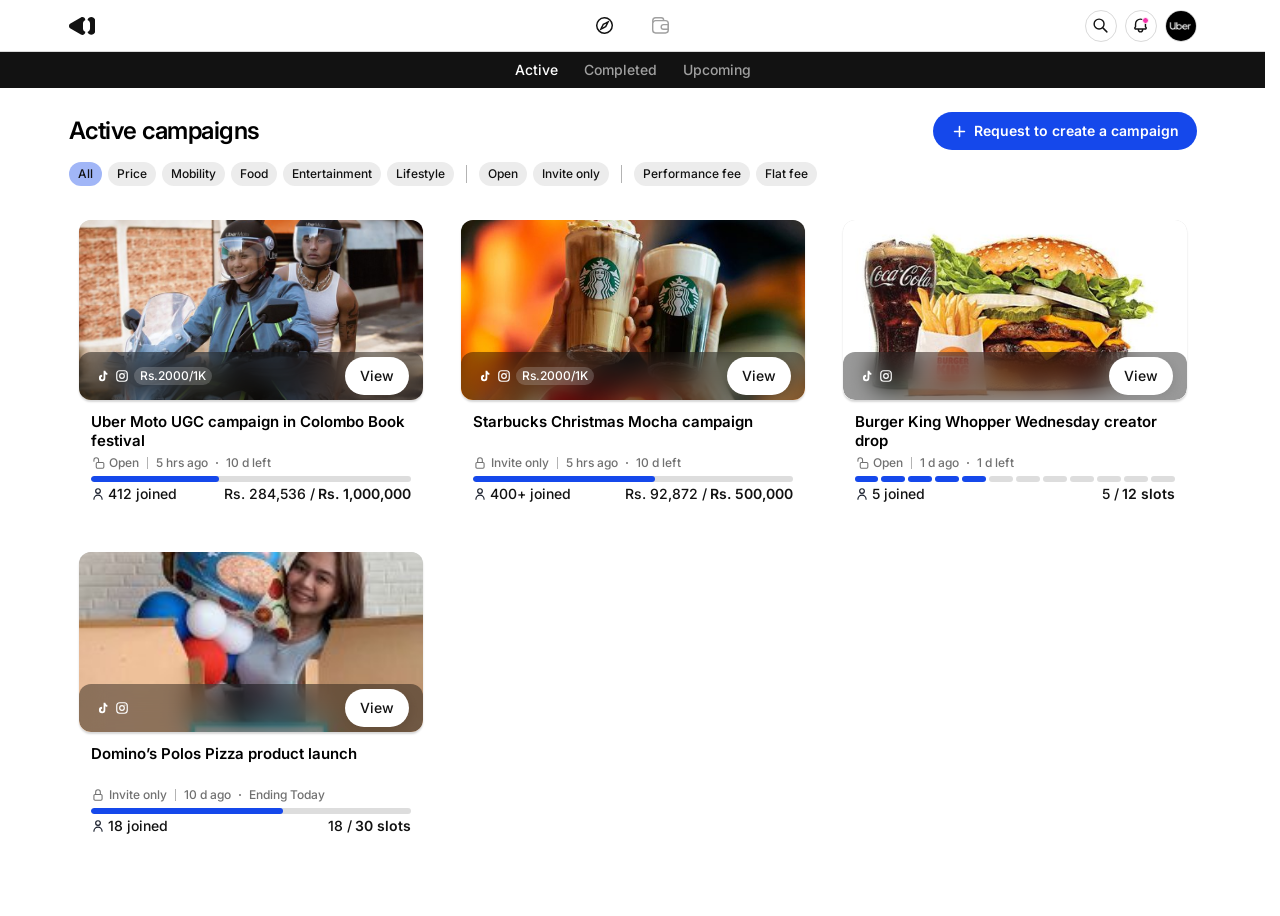
<file: index.html>
<!DOCTYPE html>
<html lang="en">
<head>
<meta charset="UTF-8">
<meta name="viewport" content="width=device-width, initial-scale=1.0">
<title>Active campaigns — UGC Platform for Brands</title>
<link rel="preconnect" href="https://fonts.googleapis.com">
<link rel="preconnect" href="https://fonts.gstatic.com" crossorigin>
<link href="https://fonts.googleapis.com/css2?family=Inter:wght@400;500;600&display=swap" rel="stylesheet">
<style>
  /* =====================================================================
     Design tokens and scale — identical to the creator web app (main branch).
     ===================================================================== */
  :root{
    --grey-50:#fff; --grey-50-90:rgba(255,255,255,.9);
    --grey-100:#ececec; --grey-100-20:rgba(236,236,236,.2);
    --grey-200:#d9d9d9; --grey-400:#b3b3b3; --grey-500:#a0a0a0;
    --grey-600:#717171; --grey-700:#414141; --grey-800:#121212;
    --blue-100:#d0dafb; --blue-200:#a1b6f7; --blue-300:#7391f3; --blue-500:#1548eb; --blue-600:#123bbd; --blue-700:#0f2d8f;
    --pink-500:#f433ab;
    --font:'Inter',-apple-system,system-ui,sans-serif;

    /* desktop layout */
    --gutter:24px; --page:1128px; --header:52px; --shell:1128px;
    /* brand-only bar under the top menu (status tabs / blue notice) */
    --subbar:36px;
    /* Explore page width and gutter (same as the deployed creator web app on desktop) */
    --explore-page:1128px; --explore-gutter:24px;
    /* admin dashboard */
    --page-bg:#f6f6f6; --line:#e6e6e6; --good:#0a7d3e; --bad:#c8102e;
  }
  *{margin:0;padding:0;box-sizing:border-box;-webkit-font-smoothing:antialiased;}
  /* Reserve the scrollbar space on every page so short and long pages line up */
  html{scrollbar-gutter:stable;}
  body{background:var(--grey-50);color:var(--grey-800);font-family:var(--font);font-size:14px;line-height:20px;min-height:100dvh;}
  a{color:inherit;text-decoration:none;cursor:pointer;}
  button{font:inherit;color:inherit;background:none;border:0;cursor:pointer;}
  img{display:block;}
  svg{display:block;}

  /* Screen navigation transition — same signature as the creator app */
  @keyframes screenIn{from{opacity:0;transform:translateY(17px) scale(.988);filter:blur(5px);}to{opacity:1;transform:none;filter:blur(0);}}
  .nav-in{animation:screenIn .46s cubic-bezier(.16,1,.3,1) both;}
  @media(prefers-reduced-motion:reduce){.nav-in{animation:none;}}
  /* Phones get a "use a desktop" screen instead of the app; the mobile styles below are kept for later */
  .desk-only{display:none;}
  @media (max-width:767px){
    html{scrollbar-gutter:auto;}
    body>:not(.desk-only){display:none !important;}
    .desk-only{display:flex;flex-direction:column;align-items:center;justify-content:center;gap:12px;min-height:100vh;min-height:100dvh;padding:32px 24px;text-align:center;background:#fff;}
    .desk-only h1{font-size:22px;font-weight:600;line-height:28px;letter-spacing:-.015em;color:var(--grey-800);}
    .desk-only p{max-width:300px;font-size:15px;line-height:22px;color:var(--grey-600);}
  }

  /* ================= App shell: top menu ================= */
  .topbar{position:sticky;top:0;z-index:20;height:var(--header);display:grid;grid-template-columns:minmax(0,1fr) auto minmax(0,1fr);align-items:center;gap:16px;padding:0 max(var(--gutter),calc((100% - var(--shell)) / 2));
    background:var(--grey-50-90);-webkit-backdrop-filter:blur(16px);backdrop-filter:blur(16px);border-bottom:1px solid var(--grey-200);}
  .brand{grid-column:1;justify-self:start;display:flex;align-items:center;height:32px;color:var(--grey-800);border-radius:8px;transition:opacity .2s ease,transform .2s cubic-bezier(.16,1,.3,1);}
  .brand svg{height:18px;width:auto;aspect-ratio:269/184;}
  .brand:hover{opacity:.8;}
  .brand:active{transform:scale(.96);}
  .tnav{grid-column:2;display:flex;align-items:center;gap:4px;}
  .tnav a{width:52px;height:32px;border-radius:100px;display:flex;align-items:center;justify-content:center;color:var(--grey-500);transition:background .25s ease,color .25s ease,transform .2s cubic-bezier(.16,1,.3,1);}
  .tnav a svg{height:17px;width:auto;max-width:20px;}
  .tnav a:hover{background:var(--grey-100);color:var(--grey-700);}
  .tnav a.active{color:var(--grey-800);}
  .tnav a:active{transform:scale(.94);}
  .top-right{grid-column:3;justify-self:end;display:flex;align-items:center;gap:8px;}
  .hicon{width:32px;height:32px;border-radius:100px;display:flex;align-items:center;justify-content:center;color:var(--grey-800);position:relative;background:#fff;border:1px solid var(--grey-200);transition:background .25s ease,border-color .25s ease,transform .2s cubic-bezier(.16,1,.3,1);}
  .hicon:hover{background:var(--grey-100);}
  .hicon:active{transform:scale(.94);}
  .hicon.on{background:var(--grey-800);border-color:var(--grey-800);color:var(--grey-50);}
  .hicon svg{width:17px;height:17px;}
  .hicon[hidden]{display:none;}
  .tmenu{display:none;position:relative;}
  .tmenu-list{position:absolute;top:calc(100% + 8px);right:0;z-index:30;min-width:210px;padding:6px;display:flex;flex-direction:column;background:#fff;border:1px solid var(--grey-200);border-radius:12px;box-shadow:2px 4px 16px rgba(0,0,0,.12);
    opacity:0;visibility:hidden;transform:translateY(-4px) scale(.98);transform-origin:top right;transition:opacity .15s ease,transform .2s cubic-bezier(.16,1,.3,1),visibility 0s .2s;}
  .tmenu.open .tmenu-list{opacity:1;visibility:visible;transform:none;transition:opacity .15s ease,transform .2s cubic-bezier(.16,1,.3,1),visibility 0s;}
  .tmenu-list a{display:flex;align-items:center;gap:10px;min-height:44px;padding:0 12px;border-radius:8px;font-size:15px;font-weight:500;color:var(--grey-700);transition:background .2s ease;}
  .tmenu-list a:hover{background:var(--grey-100);}
  .tmenu-list a.on{color:var(--grey-800);font-weight:600;background:var(--grey-100);}
  .tmenu-list svg{width:18px;height:18px;flex-shrink:0;}
  .tmenu-list .badge-n{margin-left:auto;}
  .tmenu-list .badge-n[hidden]{display:none;}
  #tmenu-dot{top:4px;right:4px;}
  .tmenu.open #tmenu-dot{display:none;}
  .hicon .dot{position:absolute;top:6px;right:7px;width:7px;height:7px;border-radius:100px;background:var(--pink-500);border:1.5px solid #fff;}
  .top-av{display:block;width:32px;height:32px;border-radius:100px;object-fit:cover;border:1px solid var(--grey-200);transition:transform .2s cubic-bezier(.16,1,.3,1);}
  .top-av:active{transform:scale(.94);}
  .top-avlink{display:block;border-radius:100px;transition:box-shadow .25s ease;}
  .top-avlink:hover .top-av{border-color:var(--grey-400);}
  .top-avlink[aria-current]{box-shadow:0 0 0 2px #fff,0 0 0 3.5px var(--grey-800);}

  /* ================= Secondary bar: campaign status (same height rhythm as the top menu) ================= */
  .subnav{position:sticky;top:var(--header);z-index:19;height:var(--subbar);display:flex;align-items:center;justify-content:center;gap:4px;padding:0 var(--gutter);background:var(--grey-800);}
  .subnav a{height:26px;padding:0 11px;display:flex;align-items:center;font-size:14px;font-weight:500;line-height:20px;color:var(--grey-500);transition:color .25s ease,transform .2s cubic-bezier(.16,1,.3,1);}
  .subnav a:hover{color:var(--grey-200);}
  .subnav a.active{color:#fff;}
  .subnav a:active{transform:scale(.96);}

  /* On a campaign page the status bar becomes a blue notice */
  .viewbar{display:none;position:sticky;top:var(--header);z-index:19;min-height:var(--subbar);grid-template-columns:minmax(0,1fr) auto minmax(0,1fr);align-items:center;gap:12px;padding:0 max(var(--gutter),calc((100% - var(--shell)) / 2));background:var(--blue-500);font-size:14px;font-weight:500;line-height:20px;color:#fff;text-align:center;}
  .viewbar .msg{grid-column:2;}
  .viewbar-btn{grid-column:3;justify-self:end;display:inline-flex;align-items:center;height:26px;padding:0 11px;border:1px solid #fff;border-radius:100px;font-size:14px;font-weight:500;line-height:20px;color:#fff;white-space:nowrap;transition:background .25s ease,color .25s ease,transform .2s cubic-bezier(.16,1,.3,1);}
  .viewbar-btn:hover{background:#fff;color:var(--blue-500);}
  .viewbar-btn:active{transform:scale(.96);}
  body.viewing .subnav{display:none;}
  body.viewing .viewbar{display:grid;}

  .content{width:100%;max-width:calc(var(--page) + var(--gutter) * 2);margin:0 auto;padding:18px var(--gutter) 60px;}

  /* ================= Shared components ================= */
  .tags{display:flex;gap:9px;flex-wrap:wrap;}
  .tag{flex-shrink:0;padding:6px 9px;border-radius:100px;background:var(--grey-100);font-size:12px;font-weight:500;line-height:12px;color:var(--grey-800);white-space:nowrap;cursor:pointer;transition:background .25s ease,color .25s ease;}
  .tag.active{background:var(--blue-200);}
  .view-btn{background:var(--grey-50);padding:9px 15px;border-radius:100px;font-size:14px;font-weight:500;line-height:20px;color:var(--grey-800);box-shadow:2px 2px 9px rgba(0,0,0,.08);cursor:pointer;white-space:nowrap;flex-shrink:0;}

  .progress{height:6px;border-radius:100px;background:#ddd;overflow:hidden;}
  .progress .fill{height:6px;background:var(--blue-500);border-radius:12px;}

  /* Placeholder / empty state */
  .ph{display:flex;flex-direction:column;align-items:center;justify-content:center;text-align:center;padding:48px 24px;gap:9px;grid-column:1/-1;}
  .ph .tag2{background:var(--blue-100);color:var(--blue-700);font-size:12px;font-weight:600;padding:5px 9px;border-radius:100px;}
  .ph h2{font-size:20px;font-weight:600;color:var(--grey-800);line-height:27px;}
  .ph p{font-size:14px;line-height:20px;color:var(--grey-600);max-width:210px;}

  /* Skeleton while the feed loads */
  .sk{background:var(--grey-100);border-radius:8px;position:relative;overflow:hidden;}
  .sk::after{content:"";position:absolute;inset:0;transform:translateX(-100%);background:linear-gradient(90deg,transparent,rgba(255,255,255,.7),transparent);animation:shimmer 1.3s infinite;}
  @keyframes shimmer{to{transform:translateX(100%);}}
  .sk-card{display:flex;flex-direction:column;gap:6px;padding:9px;}
  .sk-card .img{height:180px;border-radius:12px;}
  .sk-card .l1{height:20px;width:80%;margin:12px 12px 0;}
  .sk-card .l2{height:12px;width:40%;margin:0 12px;}
  .sk-card .l3{height:6px;margin:3px 12px 12px;border-radius:100px;}

  /* ================= Campaign card ================= */
  .cardwrap{padding:9px;}
  .card-img{position:relative;height:180px;border-radius:12px;overflow:hidden;box-shadow:0 2px 2px rgba(0,0,0,.16);cursor:pointer;background:var(--grey-200);}
  .card-img>.photo{position:absolute;inset:0;width:100%;height:100%;object-fit:cover;}
  .overlaybar{position:absolute;bottom:0;left:0;right:0;height:48px;display:flex;align-items:center;justify-content:space-between;padding:0 14px 0 17px;}
  .overlaybar::before{content:"";position:absolute;inset:0;background:rgba(0,0,0,.4);border-radius:12px;z-index:0;-webkit-backdrop-filter:blur(12px);backdrop-filter:blur(12px);}
  .overlaybar>*{position:relative;z-index:1;}
  .details{display:flex;gap:5px;align-items:center;}
  .details svg{width:14px;height:14px;color:#fff;}
  .price-chip{background:var(--grey-100-20);padding:3px 6px;border-radius:12px;font-size:12px;font-weight:500;color:#fff;line-height:12px;}
  .card-content{display:flex;flex-direction:column;gap:6px;padding:12px;}
  /* Title always takes two lines so the time, progress bar and totals line up across cards */
  .card-content .ctitle{font-size:15px;font-weight:600;line-height:19px;height:38px;color:#000;cursor:pointer;display:-webkit-box;-webkit-box-orient:vertical;-webkit-line-clamp:2;line-clamp:2;overflow:hidden;}
  .card-time{display:flex;gap:8px;align-items:center;font-size:12px;font-weight:500;line-height:12px;color:var(--grey-600);}
  .card-time .dot{width:2px;height:2px;border-radius:4px;background:var(--grey-600);}
  .progress-group{display:flex;flex-direction:column;gap:3px;}
  /* Flat fee campaigns: one segment per slot (20 or fewer slots) */
  .slots{display:flex;gap:3px;height:6px;}
  .slots i{flex:1;min-width:0;border-radius:75px;background:#ddd;}
  .slots i.on{background:var(--blue-500);}
  .card-foot{display:flex;align-items:center;justify-content:space-between;font-size:14px;line-height:normal;}
  .card-foot .joined{display:flex;gap:3px;align-items:center;font-weight:500;color:var(--grey-800);}
  .card-foot .joined svg{width:14px;height:14px;color:#131927;}
  .card-foot .money{display:flex;gap:3px;align-items:center;white-space:nowrap;color:var(--grey-800);font-weight:500;}
  .card-foot .money b{font-weight:600;color:var(--grey-800);}

  /* ================= Explore: Campaigns ================= */
  .home{padding-top:6px;}
  .home-title{font-size:24px;font-weight:600;line-height:30px;letter-spacing:-.02em;color:#000;}
  /* Search reveals under the heading (toggled from the header search icon) */
  .home-search{display:grid;grid-template-rows:0fr;transition:grid-template-rows .45s cubic-bezier(.16,1,.3,1),margin-top .45s cubic-bezier(.16,1,.3,1);}
  .home-search>div{overflow:hidden;min-height:0;}
  .home-search .search{opacity:0;transform:translateY(-6px);transition:opacity .3s ease,transform .45s cubic-bezier(.16,1,.3,1);}
  .home-search.open{grid-template-rows:1fr;margin-top:12px;}
  .home-search.open .search{opacity:1;transform:none;}
  .search{display:flex;align-items:center;gap:9px;height:36px;margin:1px;padding:0 15px;border:1px solid var(--grey-400);border-radius:100px;background:#fff;transition:border-color .2s ease;}
  .search:focus-within{border-color:var(--blue-300);}
  .search svg{width:22px;height:22px;color:var(--grey-800);flex-shrink:0;}
  .search input{flex:1;min-width:0;width:100%;border:0;outline:0;background:none;font:500 14px var(--font);color:var(--grey-800);}
  .search input::placeholder{color:var(--grey-600);}
  .search input::-webkit-search-cancel-button{display:none;}
  .search kbd{font:500 12px/12px var(--font);color:var(--grey-500);padding:3px 6px;border-radius:4px;background:var(--grey-100);}
  .home .tags{margin-top:12px;gap:6px;align-items:center;}
  .home .tags .tag-sep{flex-shrink:0;width:1px;height:18px;margin:0 6px;background:var(--grey-400);}
  /* Access at the start of the timestamp line: open lock for Open, closed lock for Invite only */
  .card-access{display:flex;align-items:center;gap:4px;}
  .card-time .vsep{width:1px;height:12px;flex-shrink:0;background:var(--grey-400);}
  .card-access svg{width:14px;height:14px;flex-shrink:0;}
  .tag:active{transform:scale(.96);}

  body.explore{--page:var(--explore-page);--shell:var(--explore-page);--gutter:var(--explore-gutter);}
  .feedgrid{display:grid;grid-template-columns:repeat(3,minmax(0,1fr));gap:18px;margin-top:24px;}
  .feedgrid>.cardwrap,.feedgrid>.sk-card{background:#fff;border:1px solid transparent;border-radius:24px;}
  .feedgrid>.cardwrap{transition:transform .45s cubic-bezier(.16,1,.3,1),border-color .45s cubic-bezier(.16,1,.3,1);animation:cardIn .6s cubic-bezier(.16,1,.3,1) both;animation-delay:calc(var(--i,0) * 60ms);}
  .feedgrid>.cardwrap:hover{transform:translateY(-2px);border-color:var(--grey-200);}
  .feedgrid .view-btn{transition:transform .2s cubic-bezier(.16,1,.3,1);}
  .feedgrid .view-btn:active{transform:scale(.96);}
  @keyframes cardIn{from{opacity:0;transform:translateY(12px);}to{opacity:1;transform:none;}}
  @media(prefers-reduced-motion:reduce){.feedgrid>.cardwrap{animation:none;}}

  /* ================= Campaign page (middle column of the creator app's campaign page, main branch) ================= */
  .like-heart{cursor:pointer;display:flex;}
  .like-heart svg{transition:transform .2s ease;}
  .like-heart.liked path{fill:#FF6B4A;}
  .like-heart.liked svg{animation:heartpop .3s ease;}
  @keyframes heartpop{0%{transform:scale(1);}40%{transform:scale(1.3);}100%{transform:scale(1);}}
  .btn-questions{background:var(--blue-100);border:2px solid var(--blue-100);padding:9px 0;border-radius:8px;display:flex;align-items:center;justify-content:center;box-shadow:2px 2px 5px rgba(0,0,0,.08);cursor:pointer;width:100%;font-size:14px;font-weight:500;line-height:20px;color:var(--blue-700);}
  .cp-list{padding:12px;border-radius:8px;display:flex;flex-direction:column;gap:6px;width:100%;}
  .cp-list .row{display:flex;align-items:center;justify-content:space-between;gap:12px;font-size:14px;line-height:20px;}
  .cp-list .row .k{font-weight:500;color:var(--grey-600);}
  .cp-list .row .v{font-weight:600;color:var(--grey-800);text-align:right;white-space:nowrap;}
  .cp-list .div{height:1px;background:var(--grey-200);margin:3px 0;}
  .cp-list .social{display:flex;gap:6px;align-items:center;}
  .cp-list .social svg{width:16px;height:16px;color:var(--grey-800);}
  .wcard{background:#fff;border-radius:12px;filter:drop-shadow(2px 3px 2px rgba(0,0,0,.12));}
  .band{background:var(--grey-800);display:flex;flex-direction:column;}
  .sheet-b{background:var(--grey-50);border-radius:0 0 20px 20px;}
  .sheet-t{background:var(--grey-50);border-radius:20px 20px 0 0;}

  .cp{display:grid;grid-template-columns:minmax(0,555px);justify-content:center;align-items:start;margin:-18px auto -60px;}
  /* Main column sits between two full-height divider lines */
  .cp-main{border-left:1px solid var(--grey-200);border-right:1px solid var(--grey-200);padding-left:18px;padding-right:18px;}
  .cp-main{display:flex;flex-direction:column;min-width:0;padding-top:18px;padding-bottom:60px;}
  .cp-hero{position:relative;height:225px;border-radius:12px 12px 0 0;background:var(--grey-200);}
  .cp-brandpill{position:absolute;z-index:1;left:20px;bottom:-27px;width:54px;height:54px;border-radius:100px;border:3px solid #fff;overflow:hidden;background:#fff;}
  .cp-brandpill img{width:100%;height:100%;object-fit:cover;display:block;}
  .cp-hero>img{width:100%;height:100%;object-fit:cover;object-position:center 30%;border-radius:inherit;}
  .cp-details{display:flex;flex-direction:column;gap:9px;padding:39px 0 18px;}
  .cp-title{font-size:22px;font-weight:600;line-height:26px;letter-spacing:-.02em;color:var(--grey-800);}
  .cp-details>.cp-list{margin-top:9px;padding:6px 0 0;border-radius:0;}
  .cp-joined{display:flex;gap:6px;align-items:center;}
  .cp-avatars{display:flex;}
  .cp-avatars img{width:22px;height:22px;border-radius:12px;border:1.5px solid var(--grey-50);object-fit:cover;margin-left:-6px;background:#ddd;}
  .cp-avatars img:first-child{margin-left:0;}
  .cp-joined .count{font-size:14px;font-weight:500;color:var(--grey-600);}
  .cp-infotags{padding:18px 8px;display:flex;flex-direction:column;gap:12px;align-items:center;}
  .cp-infotags h3{font-size:15px;font-weight:600;line-height:19px;color:var(--grey-800);text-align:center;}
  .cp-tags{display:flex;flex-wrap:wrap;gap:6px;align-items:center;justify-content:center;}
  .cp-tag{background:var(--grey-200);display:flex;gap:3px;align-items:center;justify-content:center;padding:5px 9px;border-radius:100px;}
  .cp-tag svg{width:20px;height:20px;color:var(--grey-800);}
  .cp-tag span{font-size:12px;font-weight:500;line-height:12px;color:var(--grey-800);}
  .cp-event{display:flex;justify-content:center;padding:12px 18px;}
  .cp-event-card{display:flex;flex-direction:column;gap:9px;align-items:center;padding:12px 15px;}
  .cp-event-info{display:flex;flex-direction:column;align-items:center;}
  .cp-event-info .line{font-size:18px;font-weight:600;line-height:22px;color:var(--grey-50);text-align:center;}
  .cp-event-info .mut{color:var(--grey-500);}
  .cp-event-row{display:flex;gap:6px;align-items:center;justify-content:center;}
  .cp-event-ic{width:24px;height:24px;flex-shrink:0;color:var(--grey-50);}
  .cp-event-ic svg{width:24px;height:24px;}
  .cp-event-cta{display:flex;flex-direction:column;align-items:center;}
  .cp-event-cta .lbl{font-size:14px;font-weight:500;line-height:20px;color:var(--grey-500);}
  .cp-event-link{display:flex;gap:3px;align-items:center;cursor:pointer;}
  .cp-event-link span{font-size:14px;font-weight:500;line-height:20px;color:var(--blue-300);}
  .cp-event-link .ext{width:16px;height:16px;color:var(--blue-300);}
  .cp-event-link .ext svg{width:16px;height:16px;}
  .cp-reqs{padding:24px 18px 12px;display:flex;flex-direction:column;gap:24px;}
  .cp-reqs h3,.cp-createdby>h3{font-size:15px;font-weight:600;line-height:19px;color:#000;}
  .cp-sec{display:flex;flex-direction:column;gap:9px;}
  .cp-reqs p{font-size:14px;line-height:20px;color:#000;max-width:480px;}
  .cp-reqs h4{font-size:14px;font-weight:600;line-height:20px;color:var(--grey-600);margin-top:9px;}
  .cp-spec{display:grid;grid-template-columns:repeat(3,minmax(0,1fr));gap:9px;}
  .cp-spectile{background:var(--grey-100);border:1px solid var(--grey-200);border-radius:8px;padding:9px 12px;display:flex;flex-direction:column;gap:3px;}
  .cp-spectile .k{font-size:12px;line-height:16px;color:var(--grey-600);}
  .cp-spectile .v{font-size:14px;font-weight:600;line-height:20px;color:var(--grey-800);}
  .cp-plats{display:flex;flex-wrap:wrap;gap:6px;}
  .cp-plat{display:flex;gap:5px;align-items:center;padding:6px 11px;border-radius:100px;background:#fff;border:1px solid var(--grey-200);font-size:14px;font-weight:500;line-height:20px;color:var(--grey-800);}
  .cp-plat svg{width:18px;height:18px;}
  .cp-ctas{background:var(--blue-100);border-left:2px solid var(--blue-500);border-radius:0 8px 8px 0;padding:12px 15px;display:flex;flex-direction:column;gap:6px;}
  .cp-ctas p{font-style:italic;color:var(--grey-800);}
  .cp-restrict{list-style:none;counter-reset:r;display:flex;flex-direction:column;gap:8px;}
  .cp-restrict li{counter-increment:r;display:flex;gap:9px;align-items:center;font-size:14px;line-height:20px;color:var(--grey-800);}
  .cp-restrict li::before{content:counter(r);width:24px;height:24px;flex-shrink:0;border-radius:100px;background:var(--grey-100);border:1px solid var(--grey-200);display:flex;align-items:center;justify-content:center;font-size:12px;font-weight:500;color:var(--grey-600);}
  .cp-meta{display:flex;gap:6px 15px;align-items:center;flex-wrap:wrap;font-size:14px;font-weight:500;line-height:20px;color:var(--grey-600);}
  .cp-mi{display:flex;gap:5px;align-items:center;white-space:nowrap;}
  .cp-mi svg{width:16px;height:16px;}
  .cp-metaplat{display:flex;gap:9px;align-items:center;color:var(--grey-600);}
  .cp-metaplat svg{width:16px;height:16px;}
  .cp-createdby{display:flex;flex-direction:column;gap:12px;padding:24px 0 8px;}
  .cp-main>div:not(.band)>.cp-reqs{padding-left:0;padding-right:0;}
  .cp-creatorcard{display:grid;grid-template-columns:minmax(0,1fr) minmax(0,1fr);gap:12px;padding:6px 0 12px;}
  .cp-creatorcard .col{display:flex;flex-direction:column;gap:12px;}
  .cp-identity{display:flex;flex-direction:column;gap:12px;align-items:center;padding:12px 24px 3px;}
  .cp-identity .av{width:48px;height:48px;border-radius:100px;object-fit:cover;background:#fff;}
  .cp-idtext{display:flex;flex-direction:column;gap:6px;align-items:center;}
  .cp-identity .name{font-size:18px;font-weight:600;line-height:18px;color:var(--grey-800);}
  .cp-identity .since{font-size:12px;line-height:16px;color:var(--grey-600);}
  .cp-cdesc{padding:0 18px;font-size:14px;line-height:20px;color:#000;text-align:center;}
  .cp-stats{display:flex;align-items:center;justify-content:center;padding:12px 18px;}
  .cp-stat{display:flex;flex-direction:column;align-items:center;flex:1;}
  .cp-stat .big{font-size:18px;font-weight:600;color:var(--grey-800);}
  .cp-stat .lbl{font-size:14px;font-weight:500;line-height:20px;color:var(--grey-600);}
  .cp-stat-div{width:1px;height:29px;background:var(--grey-200);}
  .cp-cmetrics{display:flex;flex-direction:column;gap:6px;padding:18px 18px 6px 6px;}
  .cp-cmetrics .row{display:flex;align-items:center;justify-content:space-between;font-size:14px;line-height:20px;}
  .cp-cmetrics .row .k{font-weight:400;color:var(--grey-600);}
  .cp-cmetrics .row .v{font-weight:600;color:var(--grey-800);}
  .cp-cmetrics .div{height:1px;background:var(--grey-100);margin:3px 0;}
  .handles{display:flex;gap:12px;align-items:center;justify-content:center;flex-wrap:wrap;}
  .handle{display:flex;flex-direction:column;gap:3px;align-items:center;padding:6px;position:relative;flex-shrink:0;}
  .handle .pf{width:48px;height:48px;border-radius:100px;object-fit:cover;background:#fff;}
  .handle .badge{position:absolute;left:39px;top:0;background:#fff;padding:5px;border-radius:12px;display:flex;filter:drop-shadow(0 2px 1px rgba(0,0,0,.25));color:#121212;}
  .handle .badge svg{width:12px;height:12px;}
  .handle .fc{font-size:14px;font-weight:500;line-height:20px;color:#121212;}
  .cp-questions{padding:6px 18px 0 6px;}

  /* ================= Creator app's campaign details, scoped to the drawer (main branch of the creator web app) ================= */
  .cd-body .btn-primary{background:var(--blue-500);padding:9px 15px;border-radius:100px;display:flex;align-items:center;justify-content:center;box-shadow:2px 2px 5px rgba(0,0,0,.08);cursor:pointer;width:100%;font-size:14px;font-weight:500;line-height:20px;color:var(--grey-50);}
  .cd-body .btn-questions{background:var(--blue-100);border:2px solid var(--blue-100);padding:9px 0;border-radius:8px;display:flex;align-items:center;justify-content:center;box-shadow:2px 2px 5px rgba(0,0,0,.08);cursor:pointer;width:100%;font-size:14px;font-weight:500;line-height:20px;color:var(--blue-700);}
  .cd-body .cp-list{padding:12px;border-radius:12px;display:flex;flex-direction:column;gap:8px;width:100%;}
  .cd-body .cp-list .row{display:flex;align-items:center;justify-content:space-between;gap:16px;font-size:14px;line-height:20px;}
  .cd-body .cp-list .row .k{font-weight:500;color:var(--grey-600);}
  .cd-body .cp-list .row .v{font-weight:600;color:var(--grey-800);text-align:right;white-space:nowrap;}
  .cd-body .cp-list .div{height:1px;background:var(--grey-200);margin:0;}
  .cd-body .cp-list .social{display:flex;gap:8px;align-items:center;}
  .cd-body .cp-list .social svg{width:16px;height:16px;color:var(--grey-800);}
  .cd-body .wcard{background:#fff;border-radius:12px;filter:drop-shadow(2px 3px 2px rgba(0,0,0,.12));}
  .cd-body .band{background:var(--grey-800);display:flex;flex-direction:column;}
  .cd-body .sheet-b{background:var(--grey-50);border-radius:0 0 20px 20px;}
  .cd-body .sheet-t{background:var(--grey-50);border-radius:20px 20px 0 0;}
  .cd-body .cp{display:grid;grid-template-columns:minmax(0,1fr);column-gap:24px;row-gap:0;align-items:start;margin:-18px 0 -60px;}
  .cd-body .cp-main{display:flex;flex-direction:column;min-width:0;padding-bottom:24px;}
  .cd-body .cp-hero{position:relative;aspect-ratio:519/225;border-radius:12px;background:var(--grey-200);}
  .cd-body .cp-brandpill{position:absolute;z-index:1;left:20px;bottom:-38px;width:76px;height:76px;border-radius:100px;border:5px solid #fff;overflow:hidden;background:#fff;}
  .cd-body .cp-brandpill img{width:100%;height:100%;object-fit:cover;display:block;}
  .cd-body .cp-hero>img{position:absolute;inset:0;width:100%;height:100%;object-fit:cover;object-position:center 30%;border-radius:inherit;}
  .cd-body .cp-actions{display:flex;gap:8px;align-items:center;}
  .cd-body .cp-hero .cp-actions{position:absolute;z-index:1;top:12px;right:12px;}
  .cd-body .cp-hero .cp-round{width:36px;height:36px;border:0;box-shadow:0 2px 6px rgba(0,0,0,.16);}
  .cd-body .cp-hero .cp-round:hover{background:var(--grey-100);}
  .cd-body .cp-round{width:30px;height:30px;border-radius:100px;background:#fff;border:1px solid var(--grey-200);display:flex;align-items:center;justify-content:center;color:var(--grey-800);transition:background .2s ease,border-color .2s ease,transform .2s cubic-bezier(.16,1,.3,1);}
  .cd-body .cp-round svg{width:20px;height:20px;}
  .cd-body .cp-round:hover{background:var(--grey-100);border-color:var(--grey-400);}
  .cd-body .cp-round:active{transform:scale(.94);}
  .cd-body .cp-details{display:flex;flex-direction:column;gap:8px;padding:52px 0 0;}
  .cd-body .cp-title{font-size:22px;font-weight:600;line-height:26px;letter-spacing:-.02em;color:var(--grey-800);}
  .cd-body .cp-details>.cp-list{margin-top:16px;padding:12px 16px;border:1px solid var(--grey-200);border-radius:12px;}
  .cd-body .cp-joined{display:flex;gap:6px;align-items:center;background:var(--grey-100);padding:3px 12px 3px 3px;border-radius:100px;}
  .cd-body .cp-avatars{display:flex;}
  .cd-body .cp-avatars img{width:22px;height:22px;border-radius:12px;border:1.5px solid var(--grey-50);object-fit:cover;margin-left:-6px;background:#ddd;}
  .cd-body .cp-avatars img:first-child{margin-left:0;}
  .cd-body .cp-joined .count{font-size:14px;font-weight:500;color:var(--grey-600);}
  .cd-body .cp-infotags{padding:18px 8px;display:flex;flex-direction:column;gap:12px;align-items:center;}
  .cd-body .cp-infotags h3{font-size:15px;font-weight:600;line-height:19px;color:var(--grey-800);text-align:center;}
  .cd-body .cp-tags{display:flex;flex-wrap:wrap;gap:8px;align-items:center;justify-content:center;}
  .cd-body .cp-tag{background:var(--grey-100);display:flex;gap:4px;align-items:center;justify-content:center;padding:6px 12px 6px 8px;border-radius:100px;}
  .cd-body .cp-tag svg{width:16px;height:16px;color:var(--grey-800);}
  .cd-body .cp-tag span{font-size:12px;font-weight:500;line-height:12px;color:var(--grey-800);}
  .cd-body .cp-event{display:flex;justify-content:center;padding:12px 18px;}
  .cd-body .cp-event-card{display:flex;flex-direction:column;gap:9px;align-items:center;padding:12px 15px;}
  .cd-body .cp-event-info{display:flex;flex-direction:column;align-items:center;}
  .cd-body .cp-event-info .line{font-size:14px;font-weight:600;line-height:20px;color:var(--grey-50);text-align:center;}
  .cd-body .cp-event-info .mut{color:var(--grey-500);}
  .cd-body .cp-event-row{display:flex;gap:6px;align-items:center;justify-content:center;}
  .cd-body .cp-event-ic{width:24px;height:24px;flex-shrink:0;color:var(--grey-50);}
  .cd-body .cp-event-ic svg{width:24px;height:24px;}
  .cd-body .cp-event-cta{display:flex;flex-direction:column;align-items:center;}
  .cd-body .cp-event-cta .lbl{font-size:14px;font-weight:500;line-height:20px;color:var(--grey-500);}
  .cd-body .cp-event-link{display:flex;gap:3px;align-items:center;cursor:pointer;}
  .cd-body .cp-event-link span{font-size:14px;font-weight:500;line-height:20px;color:var(--blue-300);}
  .cd-body .cp-event-link .ext{width:16px;height:16px;color:var(--blue-300);}
  .cd-body .cp-event-link .ext svg{width:16px;height:16px;}
  .cd-body .cp-reqs{padding:24px 18px 12px;display:flex;flex-direction:column;gap:24px;}
  .cd-body .cp-reqs h3,.cd-body .cp-createdby>h3,.cd-body .cp-main>div:not(.band)>.cp-infotags h3{font-size:16px;font-weight:600;line-height:22px;color:var(--grey-800);}
  .cd-body .cp-sec{display:flex;flex-direction:column;gap:12px;}
  .cd-body .cp-reqs p{font-size:14px;line-height:20px;color:var(--grey-800);max-width:480px;}
  .cd-body .cp-reqs h4{font-size:14px;font-weight:600;line-height:20px;color:var(--grey-800);margin-top:12px;}
  .cd-body .cp-spec{display:grid;grid-template-columns:repeat(3,minmax(0,1fr));gap:8px;}
  .cd-body .cp-spectile{background:#fff;border:1px solid var(--grey-200);border-radius:12px;padding:12px;display:flex;flex-direction:column;gap:4px;}
  .cd-body .cp-spectile .k{font-size:12px;font-weight:500;line-height:16px;color:var(--grey-600);}
  .cd-body .cp-spectile .v{font-size:14px;font-weight:600;line-height:20px;color:var(--grey-800);}
  .cd-body .cp-plats{display:flex;flex-wrap:wrap;gap:8px;}
  .cd-body .cp-plat{display:flex;gap:6px;align-items:center;padding:6px 12px;border-radius:100px;background:#fff;border:1px solid var(--grey-200);font-size:14px;font-weight:500;line-height:20px;color:var(--grey-800);}
  .cd-body .cp-plat svg{width:16px;height:16px;}
  .cd-body .cp-ctas{background:var(--blue-100);border-left:2px solid var(--blue-500);border-radius:0 12px 12px 0;padding:12px 16px;display:flex;flex-direction:column;gap:8px;}
  .cd-body .cp-ctas p{font-style:italic;color:var(--grey-800);}
  .cd-body .cp-restrict{list-style:none;counter-reset:r;display:flex;flex-direction:column;gap:8px;}
  .cd-body .cp-restrict li{counter-increment:r;display:flex;gap:12px;align-items:center;font-size:14px;line-height:20px;color:var(--grey-800);}
  .cd-body .cp-restrict li::before{content:counter(r);width:24px;height:24px;flex-shrink:0;border-radius:100px;background:var(--grey-100);border:1px solid var(--grey-200);display:flex;align-items:center;justify-content:center;font-size:12px;font-weight:500;color:var(--grey-600);}
  .cd-body .cp-meta{display:flex;gap:8px 16px;align-items:center;flex-wrap:wrap;font-size:14px;font-weight:500;line-height:20px;color:var(--grey-600);}
  .cd-body .cp-mi{display:flex;gap:8px;align-items:center;white-space:nowrap;}
  .cd-body .cp-mi svg{width:16px;height:16px;}
  .cd-body .cp-mi .dot{width:4px;height:4px;border-radius:4px;background:var(--grey-400);flex-shrink:0;}
  .cd-body .cp-meta .vsep{width:1px;height:14px;background:var(--grey-400);flex-shrink:0;}
  .cd-body .cp-createdby{display:flex;flex-direction:column;gap:12px;padding:24px 0 0;}
  .cd-body .cp-join{padding-top:24px;}
  .cd-body .cp-main>div:not(.band)>.cp-reqs{padding-left:0;padding-right:0;}
  .cd-body .cp-main>div:not(.band)>.cp-infotags{padding:24px 0 0;align-items:flex-start;}
  .cd-body .cp-main>div:not(.band)>.cp-infotags .cp-tags{justify-content:flex-start;}
  .cd-body .cp-main>div:not(.band)>.cp-reqs{padding-top:24px;padding-bottom:0;}
  .cd-body .cp-creatorcard{filter:none;border:1px solid var(--grey-200);display:grid;grid-template-columns:minmax(0,1fr) minmax(0,1fr);gap:24px;padding:16px;}
  .cd-body .cp-creatorcard .col{display:flex;flex-direction:column;gap:16px;}
  .cd-body .cp-identity{display:flex;flex-direction:column;gap:12px;align-items:center;padding-top:8px;}
  .cd-body .cp-identity .av{width:48px;height:48px;border-radius:100px;object-fit:cover;background:#fff;}
  .cd-body .cp-idtext{display:flex;flex-direction:column;gap:4px;align-items:center;}
  .cd-body .cp-identity .name{font-size:16px;font-weight:600;line-height:22px;color:var(--grey-800);}
  .cd-body .cp-identity .since{font-size:12px;line-height:16px;color:var(--grey-600);}
  .cd-body .cp-cdesc{font-size:14px;line-height:20px;color:var(--grey-800);text-align:center;}
  .cd-body .cp-stats{display:flex;align-items:center;justify-content:center;padding:8px 0;}
  .cd-body .cp-stat{display:flex;flex-direction:column;align-items:center;flex:1;}
  .cd-body .cp-stat .big{font-size:16px;font-weight:600;line-height:22px;color:var(--grey-800);}
  .cd-body .cp-stat .lbl{font-size:12px;font-weight:500;line-height:16px;color:var(--grey-600);}
  .cd-body .cp-stat-div{width:1px;height:32px;background:var(--grey-200);}
  .cd-body .handles{display:flex;gap:12px;align-items:center;justify-content:center;flex-wrap:wrap;}
  .cd-body .handle{display:flex;flex-direction:column;gap:4px;align-items:center;padding:4px;position:relative;flex-shrink:0;}
  .cd-body .handle .pf{width:48px;height:48px;border-radius:100px;object-fit:cover;background:#fff;}
  .cd-body .handle .badge{position:absolute;left:39px;top:0;background:#fff;padding:5px;border-radius:12px;display:flex;filter:drop-shadow(0 2px 1px rgba(0,0,0,.25));color:#121212;}
  .cd-body .handle .badge svg{width:12px;height:12px;}
  .cd-body .handle .fc{font-size:12px;font-weight:500;line-height:16px;color:var(--grey-800);}
  .cd-body .cp-questions{margin-top:auto;}
  .cd-body .cp-questions .btn-questions{border-radius:100px;box-shadow:none;}
  /* Undo the brand creator page's own rules that would otherwise reach into the drawer */
  .cd-body .cp-main{border:0;}
  .cd-body .cp-hero{height:auto;}
  .cd-body .cp-identity{padding:8px 0 0;}
  .cd-body .cp-cdesc{padding:0;}
  .cd-body .cp-questions{padding:0;}

  /* ================= Campaign drawer: "View as creator" (same drawer as the creator app) ================= */
  .cdrawer{position:fixed;inset:0;z-index:40;}
  .cdrawer[hidden]{display:none;}
  .cd-scrim{position:absolute;inset:0;background:rgba(0,0,0,.4);opacity:0;transition:opacity .35s ease;}
  .cd-panel{position:absolute;top:0;right:0;bottom:0;width:min(1080px,calc(100% - 64px));background:var(--grey-50);display:flex;flex-direction:column;
    box-shadow:-8px 0 32px rgba(0,0,0,.16);transform:translateX(100%);transition:transform .45s cubic-bezier(.16,1,.3,1);outline:none;}
  .cdrawer.open .cd-scrim{opacity:1;}
  .cdrawer.open .cd-panel{transform:none;}
  /* Blue bar, like the creator view's notice: back to the admin view on the left, the notice centred */
  .cd-bar{flex-shrink:0;display:grid;grid-template-columns:minmax(0,1fr) auto minmax(0,1fr);align-items:center;gap:16px;height:52px;padding:0 24px;background:var(--blue-500);}
  .cd-back{justify-self:start;display:inline-flex;align-items:center;gap:6px;padding:6px 6px 6px 0;font-size:14px;font-weight:500;line-height:20px;color:var(--grey-200);transition:color .2s ease;}
  .cd-back svg{width:20px;height:20px;flex-shrink:0;transition:transform .25s cubic-bezier(.16,1,.3,1);}
  .cd-back:hover{color:#fff;}
  .cd-back:hover svg{transform:translateX(-2px);}
  .cd-as{font-size:14px;font-weight:500;line-height:20px;color:#fff;white-space:nowrap;}
  .cd-body{flex:1;overflow-y:auto;overscroll-behavior:contain;}
  .cd-body .cp.cp-solo{grid-template-columns:minmax(0,1fr) 320px;margin:0;}
  .cd-body .cp-solo .cp-main{grid-row:1;padding:24px 24px 32px;}
  .cd-body .cp-rail{grid-column:2;grid-row:1;align-self:stretch;border-left:1px solid var(--grey-200);padding:24px;display:flex;flex-direction:column;}
  .cd-body .cp-rail .cp-createdby{padding-top:0;}
  .cd-body .cp-rail .cp-creatorcard{display:flex;flex-direction:column;gap:16px;}
  .cd-body .cp-rail .cp-creatorcard .col{display:contents;}
  .cd-body .cp-rail .cp-questions{margin-top:0;align-self:stretch;}
  .cd-body .cp-rail .btn-questions{padding:9px 16px;text-align:center;}
  .cd-body .cp-rail .cp-join{padding-top:16px;}
  body.cdrawer-open{overflow:hidden;}
  @media (max-width:1023px){
    .cd-body .cp.cp-solo{grid-template-columns:minmax(0,1fr);}
    .cd-body .cp-rail{grid-column:1;grid-row:2;border-left:0;border-top:1px solid var(--grey-200);}
  }
  @media(prefers-reduced-motion:reduce){.cd-scrim,.cd-panel,.pd-panel{transition:none;}}

  /* ================= Creator profile drawer (from the right) ================= */
  .pdrawer{position:fixed;inset:0;z-index:40;}
  .pdrawer[hidden]{display:none;}
  .pdrawer.open .cd-scrim{opacity:1;}
  .pd-panel{position:absolute;top:0;right:0;bottom:0;width:min(440px,calc(100% - 64px));background:#fff;display:flex;flex-direction:column;
    box-shadow:-8px 0 32px rgba(0,0,0,.16);transform:translateX(100%);transition:transform .45s cubic-bezier(.16,1,.3,1);outline:none;}
  .pdrawer.open .pd-panel{transform:none;}
  /* Built from the dashboard's own parts: .dh heading, .hicon close, .adm-sec sections, .adm-creator rows, .adm-follow counts, .tiles */
  .pd-head{flex-shrink:0;align-items:center;padding:20px 24px;border-bottom:1px solid var(--line);}
  .pd-body{flex:1;overflow-y:auto;overscroll-behavior:contain;padding:24px 24px 32px;display:flex;flex-direction:column;gap:18px;}
  .pd-who{flex-direction:column;text-align:center;}
  .pd-panel .pd-who img{width:96px;height:96px;border-radius:100px;object-fit:cover;background:var(--grey-200);}
  .pd-panel .pd-who .name{margin-top:4px;font-size:20px;line-height:26px;}
  .pd-who .adm-handle:hover{color:var(--blue-500);text-decoration:underline;}
  .pd-who .adm-follow{justify-content:center;}
  .pd-body .tiles{grid-template-columns:repeat(2,minmax(0,1fr));gap:0;margin-top:0;}
  /* No boxes in the drawer: the two numbers sit side by side with a vertical line between them */
  .pd-body .tile{padding:4px 0 4px 20px;border:0;border-radius:0;}
  .pd-body .tile:first-child{padding-left:0;}
  .pd-body .tile+.tile{border-left:1px solid var(--line);}
  .pd-brands{display:flex;flex-direction:column;gap:12px;}
  .pd-brands img{border:1px solid var(--line);background:#fff;}

  /* ================= Admin dashboard: campaign card + sub menu on the left, section on the right ================= */
  body.dash{background:var(--page-bg);--subbar:0px;}
  body.dash .subnav{display:none;}
  .dsh{display:grid;grid-template-columns:264px minmax(0,1fr);gap:24px;align-items:start;padding-top:6px;}
  .dcard{background:#fff;border:1px solid var(--line);border-radius:12px;}
  .dsh-side{position:sticky;top:calc(var(--header) + var(--subbar) + 24px);overflow:hidden;}
  .dsh-cover{position:relative;height:92px;background:var(--grey-200);}
  .dsh-cover>img{width:100%;height:100%;object-fit:cover;object-position:center 35%;}
  .dsh-id{display:flex;flex-direction:column;align-items:flex-start;gap:8px;padding:18px;}
  .dsh-title{font-size:18px;font-weight:600;line-height:23px;letter-spacing:-.015em;color:var(--grey-800);text-wrap:balance;}
  /* Title with its timestamps tucked right under it */
  .dsh-head{display:flex;flex-direction:column;gap:4px;}
  /* Status, who can join and how creators are paid, one per line; markers share a 15px column so labels align */
  .dsh-terms{display:flex;flex-direction:column;align-items:flex-start;gap:6px;margin-top:4px;font-size:12px;font-weight:400;line-height:16px;color:var(--grey-800);}
  .dsh-terms span{display:inline-flex;align-items:center;gap:6px;}
  .dsh-terms svg{width:15px;height:15px;flex:none;color:var(--grey-600);}
  .dsh-when{display:flex;flex-wrap:wrap;align-items:center;gap:0 6px;font-size:12px;font-weight:500;line-height:16px;color:var(--grey-600);}
  .dsh-when i{width:3px;height:3px;border-radius:100px;background:currentColor;}
  /* Status as coloured text with a matching dot, no pill */
  .dsh-status{display:inline-flex;align-items:center;gap:6px;font-size:14px;font-weight:600;line-height:20px;color:var(--blue-500);text-transform:capitalize;}
  .dsh-status::before{content:"";width:8px;height:8px;border-radius:100px;background:currentColor;}
  .dsh-status.active{color:var(--good);}
  .dsh-status.completed{color:var(--grey-600);}
  .dsh-terms .dsh-status::before{margin:0 3.5px;}
  .dsh-viewas{display:inline-flex;align-items:center;gap:7px;height:34px;margin-top:6px;padding:0 15px 0 12px;border:1px solid var(--grey-800);border-radius:100px;font-size:14px;font-weight:600;color:var(--grey-800);transition:background .2s ease,transform .2s cubic-bezier(.16,1,.3,1);}
  .dsh-viewas svg{width:17px;height:17px;}
  .dsh-viewas:hover{background:var(--grey-100);}
  .dsh-viewas:active{transform:scale(.96);}
  .dsh-menu{display:flex;flex-direction:column;padding:8px 0;border-top:1px solid var(--line);}
  .dsh-menu a{display:flex;align-items:center;justify-content:space-between;gap:8px;min-height:44px;padding:0 18px 0 15px;border-left:3px solid transparent;font-size:15px;font-weight:500;line-height:20px;color:var(--grey-700);white-space:nowrap;transition:background .2s ease,color .2s ease;}
  .dsh-menu a:hover{background:var(--page-bg);color:var(--grey-800);}
  .dsh-menu a.on{border-left-color:var(--blue-500);color:var(--blue-600);font-weight:600;}
  .badge-n{min-width:20px;height:20px;padding:0 6px;border-radius:100px;display:inline-flex;align-items:center;justify-content:center;background:var(--pink-500);color:#fff;font-size:12px;font-weight:600;font-variant-numeric:tabular-nums;}

  .dsh-bar,.dsh-scrim,.dsh-close{display:none;}
  .dsh-main{display:flex;flex-direction:column;gap:18px;min-width:0;}
  .dsh-main>.dcard,#fin-month>.dcard{padding:24px;}
  .dh{display:flex;align-items:flex-start;justify-content:space-between;gap:12px;}
  .dh h2{font-size:20px;font-weight:600;line-height:26px;letter-spacing:-.015em;color:var(--grey-800);}
  .dh p{margin-top:2px;font-size:14px;line-height:20px;color:var(--grey-600);}
  .dh .count{font-size:14px;font-weight:500;color:var(--grey-600);white-space:nowrap;}
  /* Invitations: creator list with select all, tier filter and search, one row per creator */
  .inv-list{margin-top:18px;border:1px solid var(--line);border-radius:12px;}
  .collab-empty{margin-top:18px;padding:36px 18px;gap:12px;border:1px solid var(--line);border-radius:12px;}
  .collab-empty .ic{width:48px;height:48px;color:var(--grey-600);}
  .collab-empty .ic svg{width:100%;height:100%;}
  .collab-empty .btn{margin-top:6px;}
  .inv-bar{border-radius:11px 11px 0 0;}
  #inv-rows>:last-child{border-radius:0 0 11px 11px;}
  .inv-bar{display:flex;align-items:center;gap:16px;min-height:62px;padding:10px 12px 10px 18px;background:#f6f6f6;border-bottom:1px solid var(--line);}
  .inv-bar .an-plat-btn{background:none;color:var(--grey-800);padding:0 10px;}
  .inv-bar .an-plat-btn:hover{background:var(--grey-100);}
  .inv-bar .search{width:260px;flex-shrink:1;margin:0 0 0 auto;background:#fff;}
  .inv-bar .search svg{width:16px;height:16px;flex-shrink:0;color:var(--grey-600);}
  .inv-row{display:flex;align-items:center;gap:14px;min-height:76px;padding:12px 12px 12px 18px;background:#fff;}
  .inv-row+.inv-row{border-top:1px solid var(--line);}
  .inv-row img{width:42px;height:42px;flex-shrink:0;border-radius:50%;object-fit:cover;background:var(--grey-100);}
  .inv-row .t{flex:1;min-width:0;}
  .inv-row .t a{display:block;font-size:14px;font-weight:600;line-height:20px;color:var(--blue-500);overflow:hidden;text-overflow:ellipsis;white-space:nowrap;}
  .inv-row .t a:hover{text-decoration:underline;}
  /* Email and tier on one line: a long email shortens, the tier always shows */
  .inv-row .t .sub{display:flex;margin-top:1px;font-size:12px;line-height:16px;color:var(--grey-600);white-space:nowrap;}
  .inv-row .t .sub span:first-child{min-width:0;overflow:hidden;text-overflow:ellipsis;}
  .inv-row .t .sub span+span{flex-shrink:0;}
  /* Pending invites: label in the middle of the row, with a button to copy the invite link */
  .inv-pend{flex:1;display:flex;align-items:center;gap:6px;min-width:0;font-size:12px;line-height:16px;color:var(--grey-600);white-space:nowrap;}
  .inv-pend button{width:30px;height:30px;display:inline-flex;align-items:center;justify-content:center;border-radius:8px;color:var(--grey-700);transition:background .2s ease;}
  .inv-pend button:hover{background:var(--grey-100);}
  .inv-pend svg{width:18px;height:18px;}
  /* Flat fee campaigns: the amount agreed with each creator, in a fixed-width column after the pending invite */
  .inv-amt{width:120px;flex-shrink:0;text-align:right;white-space:nowrap;}
  .inv-amt b{display:block;font-size:14px;font-weight:600;line-height:20px;color:var(--grey-800);font-variant-numeric:tabular-nums;}
  .inv-amt span{display:block;margin-top:1px;font-size:12px;line-height:16px;color:var(--grey-600);}
  .inv-bar .an-plat+.an-plat{margin-left:-12px;}
  .inv-del{width:40px;height:40px;flex-shrink:0;display:inline-flex;align-items:center;justify-content:center;border:1px solid var(--line);border-radius:8px;background:#f6f6f6;color:var(--bad);transition:background .2s ease,border-color .2s ease;}
  .inv-del:hover{background:#fdecee;border-color:#f5c2c9;}
  .inv-del svg{width:18px;height:18px;}
  .inv-none{padding:36px 18px;background:#fff;text-align:center;font-size:14px;color:var(--grey-600);}
  .dlink{font-weight:600;color:var(--blue-500);}
  .dlink:hover{text-decoration:underline;}

  /* "Needs your attention" rows (dismissable, like LinkedIn's suggestions) */
  .att-list{display:flex;flex-direction:column;gap:12px;margin-top:18px;}
  .att{display:flex;align-items:flex-start;justify-content:space-between;gap:12px;padding:16px 18px;border:1px solid var(--line);border-radius:12px;}
  .att b{display:block;font-size:15px;font-weight:600;line-height:20px;color:var(--grey-800);}
  .att span{display:block;margin-top:3px;font-size:14px;line-height:20px;color:var(--grey-700);}
  .x-btn{width:30px;height:30px;margin:-5px -6px 0 0;flex-shrink:0;border-radius:100px;display:flex;align-items:center;justify-content:center;color:var(--grey-600);transition:background .2s ease,color .2s ease;}
  .x-btn svg{width:18px;height:18px;}
  .x-btn:hover{background:var(--grey-100);color:var(--grey-800);}

  /* Stat tiles */
  .tiles{display:grid;grid-template-columns:repeat(4,minmax(0,1fr));gap:12px;margin-top:18px;}
  .tile{display:flex;flex-direction:column;gap:2px;padding:16px;border:1px solid var(--line);border-radius:12px;text-align:left;transition:border-color .2s ease;}
  a.tile:hover,button.tile:hover{border-color:var(--grey-400);}
  .tile .n{font-size:24px;font-weight:600;line-height:32px;letter-spacing:-.02em;color:var(--grey-800);font-variant-numeric:tabular-nums;}
  .tile .l{font-size:14px;font-weight:600;line-height:20px;color:var(--grey-800);}
  a.tile .l{color:var(--blue-500);}
  .tile .d{margin-top:2px;font-size:12px;font-weight:500;line-height:16px;color:var(--grey-600);font-variant-numeric:tabular-nums;}
  .up{color:var(--good);} .down{color:var(--bad);}

  .brief{display:flex;flex-direction:column;gap:9px;margin-top:18px;}
  .brief h4{margin-top:9px;font-size:14px;font-weight:600;line-height:20px;color:var(--grey-600);}
  .brief p{font-size:14px;line-height:21px;color:var(--grey-800);max-width:620px;}
  .brief .cp-tags{justify-content:flex-start;}
  .brief .cp-tag{background:var(--grey-100);}

  /* Pending approvals: the original admin view (post fills the centre column, creator on the right), dashboard card on the left */
  /* Three columns with equal outer tracks so the post sits in the middle of the page */
  .dsh.pend{grid-template-columns:minmax(288px,1fr) auto minmax(0,1fr);gap:0;margin:-24px 0 -60px;padding-top:0;}
  .dsh.pend>.dsh-side{align-self:start;width:264px;margin:24px 24px 48px 0;}
  .pfeed{grid-column:2/4;display:grid;grid-template-columns:subgrid;}
  /* Feed of submissions: each one is a full-height row (post | creator), snapping like reels */
  html:has(.pfeed){scroll-snap-type:y mandatory;}
  .pitem{grid-column:1/-1;display:grid;grid-template-columns:subgrid;}
  .ppost{min-height:calc(100dvh - var(--header) - var(--subbar));display:flex;justify-content:center;scroll-snap-align:start;scroll-snap-stop:always;scroll-margin-top:calc(var(--header) + var(--subbar));}
  .pitem+.pitem .adm-center,.ppost+.ppost{border-top:1px solid var(--grey-200);}
  .adm-center{border-left:1px solid var(--grey-200);border-right:1px solid var(--grey-200);display:flex;flex-direction:column;}
  /* A creator's other-platform submission: the panel stays, only the per-platform bits crossfade */
  /* The hidden version is lifted out of the flow, so the panel takes the height of what is showing */
  .sw{position:relative;}
  .sw>*{min-width:0;transition:opacity .3s ease,visibility .3s;}
  .pitem[data-on="0"] .sw>[data-p="1"],.pitem[data-on="1"] .sw>[data-p="0"]{position:absolute;inset:0 0 auto;opacity:0;visibility:hidden;}
  .sw-av img.crop{object-position:50% 30%;transform:scale(1.35);}
  .sw-av>div{width:45px;height:45px;border-radius:100px;overflow:hidden;}
  .adm-phone{--w:calc((100dvh - var(--header) - var(--subbar)) * 9 / 16);width:min(var(--w),40vw);align-self:start;overflow:hidden;background:#000;}
  .adm-col{padding:30px 0 48px 24px;}
  .adm-right{min-width:0;}
  .adm-side{position:sticky;top:calc(var(--header) + var(--subbar) + 30px);display:flex;flex-direction:column;gap:18px;max-width:320px;}
  .btn{display:inline-flex;align-items:center;justify-content:center;gap:6px;height:38px;padding:0 18px;border-radius:100px;font-size:14px;font-weight:600;white-space:nowrap;transition:background .2s ease,border-color .2s ease,transform .2s cubic-bezier(.16,1,.3,1);}
  .btn svg{width:17px;height:17px;}
  .btn:active{transform:scale(.96);}
  .btn-pri{background:var(--blue-500);color:#fff;}
  .btn-pri:hover{background:var(--blue-600);}
  .btn-sec{border:1px solid var(--grey-400);color:var(--grey-800);}
  .btn-sec:hover{border-color:var(--grey-800);background:var(--grey-100);}

  /* Approved content grid */
  .aps{margin-top:24px;}
  .aps+.aps{padding-top:24px;border-top:1px solid var(--line);}
  .aps-h{display:flex;align-items:center;gap:6px;font-size:16px;font-weight:600;line-height:20px;color:var(--grey-800);}
  .aps-h svg{width:18px;height:18px;}
  .aps-h span{margin-left:auto;font-size:14px;font-weight:500;color:var(--grey-600);}
  .apg{display:grid;grid-template-columns:repeat(auto-fill,minmax(168px,1fr));gap:18px 12px;margin-top:12px;}
  .ap{display:flex;flex-direction:column;gap:9px;text-align:left;}
  .ap-media{position:relative;aspect-ratio:9/16;border-radius:12px;overflow:hidden;background:var(--grey-200);}
  .ap-media img{width:100%;height:100%;object-fit:cover;transition:transform .5s cubic-bezier(.16,1,.3,1);}
  .ap:hover .ap-media img{transform:scale(1.03);}
  .ap-media::after{content:"";position:absolute;inset:auto 0 0;height:64px;background:linear-gradient(transparent,rgba(0,0,0,.5));pointer-events:none;}
  .ap-kind{position:absolute;top:8px;left:8px;z-index:1;padding:2px 8px;border-radius:100px;font-size:12px;font-weight:600;line-height:16px;color:#fff;background:rgba(18,18,18,.45);-webkit-backdrop-filter:blur(12px);backdrop-filter:blur(12px);}
  .ap-kind.new{background:var(--blue-500);}
  .ap-views{position:absolute;left:10px;bottom:9px;z-index:1;display:flex;align-items:center;gap:4px;font-size:12px;font-weight:500;line-height:16px;color:#fff;font-variant-numeric:tabular-nums;}
  /* The eye only fills the middle of its 24px box, so 14px draws it at the height of the 12px numerals */
  .ap-views svg{width:14px;height:14px;}
  .ap-by{display:flex;align-items:center;gap:8px;min-width:0;}
  .ap-by img{width:24px;height:24px;border-radius:100px;object-fit:cover;flex-shrink:0;}
  .ap-by div{min-width:0;}
  .ap-by b{display:block;font-size:13px;font-weight:600;line-height:17px;color:var(--grey-800);white-space:nowrap;overflow:hidden;text-overflow:ellipsis;}
  .ap-by small{display:block;font-size:12px;font-weight:500;line-height:16px;color:var(--grey-600);}

  /* Analytics */
  .chart{position:relative;display:grid;grid-template-columns:auto minmax(0,1fr);gap:0 10px;margin-top:22px;}
  .chart-y{display:flex;flex-direction:column;justify-content:space-between;height:200px;margin-top:-8px;margin-bottom:-8px;font-size:12px;line-height:16px;color:var(--grey-600);text-align:right;font-variant-numeric:tabular-nums;}
  .chart-plot{position:relative;height:200px;display:flex;border-bottom:1px solid var(--grey-400);
    background:linear-gradient(var(--grey-100) 1px,transparent 1px) 0 0/100% 50%;}
  .chart-line{position:absolute;inset:0;width:100%;height:100%;overflow:visible;pointer-events:none;animation:lineIn .9s cubic-bezier(.16,1,.3,1) both;}
  .chart-line path{vector-effect:non-scaling-stroke;}
  .chart-line .ln{fill:none;stroke:var(--blue-500);stroke-width:2;stroke-linejoin:round;stroke-linecap:round;}
  .chart-line .ar{fill:url(#chart-fill);}
  @keyframes lineIn{from{clip-path:inset(0 100% 0 0);}to{clip-path:inset(0 0 0 0);}}
  /* One hit column per day: hover shows a guide line, the point and the value */
  .chart-col{position:relative;z-index:1;flex:1;height:100%;cursor:default;outline:0;}
  .chart-col::before{content:"";position:absolute;top:0;bottom:0;left:50%;border-left:1px dashed var(--grey-400);opacity:0;transition:opacity .15s ease;}
  .chart-col i{position:absolute;left:50%;bottom:var(--h);width:10px;height:10px;margin:0 0 -5px -5px;border-radius:100px;background:var(--blue-500);box-shadow:0 0 0 2px #fff;opacity:0;transform:scale(.6);transition:opacity .15s ease,transform .2s cubic-bezier(.16,1,.3,1);}
  .chart-col.r i{opacity:1;transform:none;}
  .chart-col:hover::before,.chart-col:focus-visible::before{opacity:1;}
  .chart-col:hover i,.chart-col:focus-visible i{opacity:1;transform:none;}
  .chart-tip{position:absolute;bottom:calc(var(--h) + 12px);left:50%;z-index:2;transform:translate(-50%,4px);padding:6px 10px;border-radius:8px;background:var(--grey-800);color:#fff;font-size:12px;line-height:16px;white-space:nowrap;opacity:0;pointer-events:none;transition:opacity .15s ease,transform .2s cubic-bezier(.16,1,.3,1);}
  /* Tooltips near either end anchor to that side so they never stick out past the card on narrow screens */
  .chart-col.tl .chart-tip{left:0;transform:translate(0,4px);}
  .chart-col.tr .chart-tip{left:auto;right:0;transform:translate(0,4px);}
  .chart-tip b{font-weight:600;font-variant-numeric:tabular-nums;}
  .chart-col:hover .chart-tip,.chart-col:focus-visible .chart-tip{opacity:1;transform:translate(-50%,0);}
  .chart-col.tl:hover .chart-tip,.chart-col.tl:focus-visible .chart-tip,.chart-col.tr:hover .chart-tip,.chart-col.tr:focus-visible .chart-tip{transform:none;}
  .ch-picks{display:flex;align-items:center;justify-content:space-between;gap:12px;margin-bottom:14px;}
  .ch-picks .an-plat:first-child .an-plat-menu{left:0;right:auto;}
  .chart-x{grid-column:2;display:flex;justify-content:space-between;margin-top:8px;font-size:12px;line-height:16px;color:var(--grey-600);}
  .an-plat{position:relative;}
  .an-plat-btn{display:inline-flex;align-items:center;gap:6px;height:36px;padding:0 14px 0 16px;border-radius:100px;background:var(--blue-500);color:#fff;font-size:14px;font-weight:600;line-height:20px;white-space:nowrap;transition:background .2s ease;}
  .an-plat-btn:hover{background:var(--blue-600);}
  .an-plat-btn:focus-visible{outline:2px solid var(--blue-500);outline-offset:2px;}
  .an-plat-btn svg{width:10px;height:10px;transition:transform .2s ease;}
  .an-plat.open .an-plat-btn svg{transform:rotate(180deg);}
  .an-plat-menu{position:absolute;top:calc(100% + 6px);right:0;z-index:5;min-width:160px;padding:6px;border:1px solid var(--line);border-radius:12px;background:#fff;box-shadow:0 8px 24px rgba(18,18,18,.12);
    opacity:0;transform:translateY(-4px);pointer-events:none;transition:opacity .15s ease,transform .2s cubic-bezier(.16,1,.3,1);}
  .an-plat.open .an-plat-menu{opacity:1;transform:none;pointer-events:auto;}
  .an-plat-menu button{display:flex;align-items:center;gap:8px;width:100%;padding:8px 10px;border-radius:8px;font-size:14px;font-weight:500;line-height:20px;color:var(--grey-800);text-align:left;}
  .an-plat-menu button:hover,.an-plat-menu button:focus-visible{background:var(--page-bg);outline:0;}
  .an-plat-menu button[aria-checked="true"]{font-weight:600;color:var(--blue-500);}
  .an-plat-menu svg{width:16px;height:16px;flex-shrink:0;}
  /* Positioned so absolutely placed children (the screen-reader header label) stay inside the scroll box */
  .tc-wrap{position:relative;margin-top:12px;overflow-x:auto;}
  .tc{width:100%;min-width:760px;border-collapse:collapse;font-size:12px;line-height:16px;}
  .tc th{padding:8px 0 8px 16px;white-space:nowrap;font-size:12px;font-weight:500;color:var(--grey-600);text-align:right;border-bottom:1px solid var(--line);}
  .tc th:first-child,.tc td:first-child{padding-left:0;text-align:left;}
  .tc .pl{text-align:left;}
  .tc .pls{display:flex;gap:8px;color:var(--grey-800);}
  .tc .pls svg{width:18px;height:18px;}
  .tc td{padding:10px 0 10px 16px;white-space:nowrap;text-align:right;color:var(--grey-800);font-weight:500;font-variant-numeric:tabular-nums;border-bottom:1px solid var(--line);}
  .tc tr:last-child td{border-bottom:0;}
  .tc .who{display:flex;align-items:center;gap:9px;font-weight:600;}
  .tc .who img{width:28px;height:28px;border-radius:100px;object-fit:cover;}
  /* Spend by campaign: titles wrap to two lines so the figures get the room */
  .tc-camp td:first-child{width:260px;white-space:normal;}
  .tc-camp .who img{flex-shrink:0;}
  .tc-camp .who a{display:-webkit-box;-webkit-line-clamp:2;-webkit-box-orient:vertical;overflow:hidden;}

  /* Inbox */
  .dsh-main>.ib{display:grid;grid-template-columns:280px minmax(0,1fr);height:min(640px,calc(100dvh - var(--header) - var(--subbar) - 48px));padding:0;overflow:hidden;}
  .ib-list{display:flex;flex-direction:column;border-right:1px solid var(--line);min-height:0;}
  .ib-list h2{padding:18px 18px 12px;font-size:20px;font-weight:600;line-height:26px;letter-spacing:-.015em;}
  .ib-scroll{overflow-y:auto;}
  .ib-item{display:flex;gap:10px;width:100%;padding:12px 18px 12px 15px;border-left:3px solid transparent;text-align:left;transition:background .2s ease;}
  .ib-item:hover{background:var(--page-bg);}
  .ib-item.on{border-left-color:var(--blue-500);background:var(--blue-100);background:color-mix(in srgb,var(--blue-100) 45%,#fff);}
  .ib-item img{width:40px;height:40px;border-radius:100px;object-fit:cover;flex-shrink:0;}
  .ib-item .t{flex:1;min-width:0;}
  .ib-item .r1{display:flex;justify-content:space-between;gap:6px;font-size:14px;line-height:20px;}
  .ib-item .r1 b{font-weight:600;color:var(--grey-800);white-space:nowrap;overflow:hidden;text-overflow:ellipsis;}
  .ib-item .r1 small{font-size:12px;font-weight:500;color:var(--grey-600);white-space:nowrap;}
  .ib-item .pv{display:flex;align-items:center;gap:6px;font-size:13px;line-height:18px;color:var(--grey-600);}
  .ib-item .pv span{flex:1;min-width:0;white-space:nowrap;overflow:hidden;text-overflow:ellipsis;}
  .ib-item.unread .pv span{color:var(--grey-800);font-weight:600;}
  .ib-item .udot{width:8px;height:8px;border-radius:100px;background:var(--blue-500);flex-shrink:0;}
  .ib-thread{display:flex;flex-direction:column;min-height:0;min-width:0;}
  .ib-head{display:flex;align-items:center;justify-content:space-between;gap:12px;padding:14px 18px;border-bottom:1px solid var(--line);}
  .ib-head .adm-creator img{width:40px;height:40px;}
  .ib-back{display:none;align-items:center;justify-content:center;width:36px;height:36px;margin-right:-4px;border-radius:100px;color:var(--grey-800);flex-shrink:0;transition:background .2s ease;}
  .ib-back:hover{background:var(--page-bg);}
  .ib-back svg{width:22px;height:22px;}
  .ib-msgs{flex:1;display:flex;flex-direction:column;gap:6px;padding:18px;overflow-y:auto;}
  .ib-day{align-self:center;margin:6px 0;font-size:12px;font-weight:500;color:var(--grey-500);}
  .bub{max-width:min(75%,440px);padding:9px 13px;border-radius:12px;font-size:14px;line-height:20px;}
  .bub.them{align-self:flex-start;background:var(--grey-100);color:var(--grey-800);border-bottom-left-radius:4px;}
  .bub.me{align-self:flex-end;background:var(--blue-500);color:#fff;border-bottom-right-radius:4px;}
  .bub.new{animation:bubIn .35s cubic-bezier(.16,1,.3,1) both;}
  @keyframes bubIn{from{opacity:0;transform:translateY(6px) scale(.98);}to{opacity:1;transform:none;}}
  .ib-form{display:flex;gap:8px;padding:12px 18px 16px;border-top:1px solid var(--line);}
  .ib-form input{flex:1;min-width:0;height:40px;padding:0 16px;border:1px solid var(--grey-400);border-radius:100px;outline:0;font:500 14px var(--font);color:var(--grey-800);background:#fff;transition:border-color .2s ease;}
  .ib-form input:focus{border-color:var(--blue-300);}
  .ib-form .btn{height:40px;}

  /* What's new: updates as a chat, grouped into sessions with their start time; scroll up for older ones */
  .dsh-main>.wn{display:flex;flex-direction:column;height:min(640px,calc(100dvh - var(--header) - var(--subbar) - 48px));padding:0;overflow:hidden;}
  .wn-msgs{flex:1;display:flex;flex-direction:column;gap:6px;padding:18px 24px;overflow-y:auto;}
  .wn-sess{display:flex;align-items:center;gap:12px;margin:18px 0 8px;font-size:12px;font-weight:600;line-height:16px;color:var(--grey-600);white-space:nowrap;}
  .wn-sess:first-child{margin-top:0;}
  .wn-sess::before,.wn-sess::after{content:"";flex:1;height:1px;background:var(--line);}
  .bub.act{display:flex;flex-direction:column;align-items:flex-start;gap:3px;padding:12px 14px;background:#fff;border:1px solid var(--line);}
  .bub.act b{font-weight:600;color:var(--grey-800);}
  .bub.act span{color:var(--grey-700);}
  .wn-go{display:inline-flex;align-items:center;height:32px;margin-top:6px;padding:0 14px;border-radius:100px;background:var(--blue-500);font-size:13px;font-weight:600;color:#fff;transition:background .2s ease,transform .2s cubic-bezier(.16,1,.3,1);}
  .wn-go:hover{background:var(--blue-600);}
  .wn-go:active{transform:scale(.96);}
  .wn .ib-form{padding:12px 24px 16px;}

  .dempty{display:flex;flex-direction:column;align-items:center;gap:6px;padding:36px 12px 18px;text-align:center;}
  .dempty b{font-size:16px;font-weight:600;line-height:22px;color:var(--grey-800);}
  .dempty span{max-width:320px;font-size:14px;line-height:20px;color:var(--grey-600);}

  .dsh>*{animation:admIn .6s cubic-bezier(.16,1,.3,1) both;}
  .dsh.stay>.dsh-side,.dsh.stay>.dsh-bar,.dsh.stay>.dsh-scrim{animation:none;}
  .dsh>:nth-child(2){animation-delay:60ms;} .dsh>:nth-child(3){animation-delay:120ms;}
  @keyframes admIn{from{opacity:0;transform:translateY(9px);}to{opacity:1;transform:none;}}

  /* Shared pieces from the original admin view (post, creator, caption, budget) */
  .adm-sec{display:flex;flex-direction:column;gap:8px;}
  .adm-sec+.adm-sec{padding-top:18px;border-top:1px solid var(--line);}
  .adm-eyebrow{font-size:14px;font-weight:600;line-height:20px;color:var(--grey-600);}

  /* Left: campaign */
  .adm-title{font-size:20px;font-weight:600;line-height:25px;letter-spacing:-.02em;color:var(--grey-800);text-wrap:balance;}
  .adm-meta{display:flex;flex-wrap:wrap;gap:5px 12px;font-size:14px;font-weight:500;line-height:20px;color:var(--grey-600);}
  .adm-meta span{display:flex;align-items:center;gap:5px;white-space:nowrap;}
  .adm-meta svg{width:16px;height:16px;}
  .adm-joined{display:flex;align-items:center;gap:8px;font-size:14px;font-weight:500;color:var(--grey-800);}
  .adm-joined .cp-avatars img{border-color:#fff;}
  .adm-joined b{font-weight:600;}
  /* Budget: spent and total over the bar, percent and remaining under it; figures match the stat tile numbers */
  .adm-budget{display:flex;flex-direction:column;gap:8px;margin-top:18px;font-variant-numeric:tabular-nums;}
  .adm-budget .row{display:flex;flex-wrap:wrap;align-items:baseline;justify-content:space-between;gap:4px 12px;}
  .adm-budget .row>:last-child{margin-left:auto;}
  .adm-budget .kv{display:flex;align-items:baseline;gap:8px;white-space:nowrap;font-size:14px;font-weight:500;line-height:20px;color:var(--grey-600);}
  .adm-budget .kv b,.adm-budget .pct{font-size:20px;font-weight:600;line-height:26px;letter-spacing:-.02em;color:var(--grey-800);}
  .adm-budget .pct{color:var(--blue-500);}
  .adm-bar{height:6px;border-radius:100px;background:var(--grey-100);overflow:hidden;}
  .adm-budget .adm-bar{height:10px;}
  .adm-bar i{display:block;height:100%;width:var(--p);border-radius:inherit;background:var(--blue-500);transform-origin:left;animation:barIn .9s cubic-bezier(.16,1,.3,1) .15s both;}
  @keyframes barIn{from{transform:scaleX(0);}to{transform:scaleX(1);}}

  /* Centre: the post, framed like a phone */
  .adm-screen{position:relative;aspect-ratio:9/16;overflow:hidden;background:#111;touch-action:pan-y;user-select:none;-webkit-user-select:none;}
  .adm-screen img{width:100%;height:100%;object-fit:cover;display:block;pointer-events:none;-webkit-user-drag:none;}
  /* Scroll-edge scrim instead of a hard bar, so the label stays legible over any photo */
  /* Dark, blurred scrims at both ends: the blur fades out with the gradient so there's no hard edge */
  .adm-screen::before,.adm-screen::after{content:"";position:absolute;left:0;right:0;z-index:2;pointer-events:none;-webkit-backdrop-filter:blur(14px);backdrop-filter:blur(14px);}
  .adm-screen::before{top:0;height:96px;background:linear-gradient(rgba(0,0,0,.55),transparent);-webkit-mask-image:linear-gradient(#000 30%,transparent);mask-image:linear-gradient(#000 30%,transparent);}
  .adm-plat{position:absolute;top:12px;left:12px;right:56px;z-index:3;display:flex;align-items:center;gap:6px;font-size:14px;font-weight:500;line-height:20px;color:rgba(255,255,255,.85);pointer-events:none;}
  .adm-plat svg{width:16px;height:16px;flex-shrink:0;color:#fff;}
  .adm-plat span{white-space:nowrap;overflow:hidden;text-overflow:ellipsis;}
  .adm-plat b{font-weight:600;color:#fff;}
  /* Approve / Reject sit on the post, over a bottom scrim; reel controls and carousel dots ride above them */
  .adm-screen::after{bottom:0;height:150px;background:linear-gradient(transparent,rgba(0,0,0,.6));-webkit-mask-image:linear-gradient(transparent,#000 70%);mask-image:linear-gradient(transparent,#000 70%);}
  .adm-act{position:absolute;left:12px;right:12px;bottom:14px;z-index:4;display:flex;gap:8px;}
  .adm-act .btn{flex:1;height:42px;}
  /* Approve and Reject hold for 30 s: one full-width button whose fill drains; clicking it undoes */
  .adm-timer{position:relative;overflow:hidden;background:rgba(21,72,235,.45);font-variant-numeric:tabular-nums;}
  .adm-timer:hover{background:rgba(21,72,235,.6);}
  .adm-timer em{font-style:normal;font-weight:500;opacity:.8;}
  .adm-timer::before{content:"";position:absolute;inset:0;background:var(--blue-500);transform-origin:left;animation:admDrain var(--dur) linear var(--delay) forwards;}
  .adm-timer span{position:relative;}
  .adm-timer.rej{background:rgba(18,18,18,.4);border:1px solid rgba(255,255,255,.35);-webkit-backdrop-filter:blur(16px) saturate(160%);backdrop-filter:blur(16px) saturate(160%);}
  .adm-timer.rej::before{background:rgba(255,255,255,.28);}
  .adm-timer.rej:hover{background:rgba(18,18,18,.6);}
  @keyframes admDrain{from{transform:scaleX(1);}to{transform:scaleX(0);}}
  @media(prefers-reduced-motion:reduce){.adm-timer::before{animation:none;}}
  .btn-glass{color:#fff;background:rgba(18,18,18,.4);border:1px solid rgba(255,255,255,.35);-webkit-backdrop-filter:blur(16px) saturate(160%);backdrop-filter:blur(16px) saturate(160%);}
  .btn-glass:hover{background:rgba(18,18,18,.6);}
  .adm-count{position:absolute;top:11px;right:11px;z-index:3;padding:2px 8px;border-radius:100px;font-size:12px;font-weight:600;line-height:16px;color:#fff;background:rgba(18,18,18,.45);-webkit-backdrop-filter:blur(12px) saturate(160%);backdrop-filter:blur(12px) saturate(160%);font-variant-numeric:tabular-nums;}

  /* Reel */
  .reel-frame{position:absolute;inset:0;}
  .reel-frame img{transform-origin:50% 40%;animation:reelDrift 15s linear infinite;}
  .adm-screen.paused .reel-frame img{animation-play-state:paused;}
  @keyframes reelDrift{from{transform:scale(1);}to{transform:scale(1.08);}}
  .reel-hit{position:absolute;inset:0;z-index:1;cursor:pointer;}
  .reel-icon{position:absolute;left:50%;top:50%;z-index:3;width:54px;height:54px;margin:-27px 0 0 -27px;border-radius:100px;display:flex;align-items:center;justify-content:center;color:#fff;
    background:rgba(18,18,18,.4);-webkit-backdrop-filter:blur(16px) saturate(160%);backdrop-filter:blur(16px) saturate(160%);opacity:0;transform:scale(.8);pointer-events:none;transition:opacity .2s ease,transform .35s cubic-bezier(.2,.9,.3,1);}
  .reel-icon svg{width:24px;height:24px;}
  .adm-screen.paused .reel-icon{opacity:1;transform:scale(1);}
  .adm-screen.flash .reel-icon{opacity:1;transform:scale(1);}
  .reel-mute{position:absolute;right:11px;bottom:68px;z-index:3;width:28px;height:28px;border-radius:100px;display:flex;align-items:center;justify-content:center;color:#fff;
    background:rgba(18,18,18,.4);-webkit-backdrop-filter:blur(12px);backdrop-filter:blur(12px);transition:transform .1s ease-out;}
  .reel-mute svg{width:15px;height:15px;}
  .reel-mute:active{transform:scale(.9);}
  .reel-progress{position:absolute;left:11px;right:48px;bottom:81px;z-index:3;height:3px;border-radius:100px;background:rgba(255,255,255,.35);overflow:hidden;pointer-events:none;}
  .reel-progress i{display:block;height:100%;width:100%;background:#fff;transform-origin:left;transform:scaleX(0);}

  /* Carousel */
  .car-track{position:absolute;inset:0;display:flex;will-change:transform;cursor:grab;}
  .car-track.dragging{cursor:grabbing;}
  .car-slide{flex:0 0 100%;height:100%;}
  .car-dots{position:absolute;left:0;right:0;bottom:70px;z-index:3;display:flex;justify-content:center;gap:5px;pointer-events:none;}
  /* No review buttons (approved feed): the controls drop to the bottom edge, the mute button centred on the progress line */
  .adm-screen:not(:has(.adm-act)) .reel-mute{bottom:12px;}
  .adm-screen:not(:has(.adm-act)) .reel-progress{bottom:24.5px;}
  .adm-screen:not(:has(.adm-act)) .car-dots{bottom:16px;}
  .adm-screen:not(:has(.adm-act))::after{height:96px;}
  .car-dots i{width:5px;height:5px;border-radius:100px;background:rgba(255,255,255,.5);transition:background .25s ease,width .35s cubic-bezier(.2,.9,.3,1);}
  .car-dots i.on{width:14px;background:#fff;}
  .car-nav{position:absolute;top:50%;z-index:3;width:28px;height:28px;margin-top:-14px;border-radius:100px;display:flex;align-items:center;justify-content:center;color:var(--grey-800);
    background:rgba(255,255,255,.75);-webkit-backdrop-filter:blur(12px) saturate(160%);backdrop-filter:blur(12px) saturate(160%);box-shadow:0 2px 8px rgba(0,0,0,.18);opacity:0;transition:opacity .2s ease,transform .1s ease-out;}
  .car-nav svg{width:17px;height:17px;}
  .car-nav.prev{left:9px;} .car-nav.next{right:9px;transform:scaleX(-1);}
  .adm-screen:hover .car-nav:not([disabled]),.car-nav:focus-visible{opacity:1;}
  .car-nav:active{transform:scale(.9);} .car-nav.next:active{transform:scaleX(-1) scale(.9);}
  .car-nav[disabled]{pointer-events:none;}

  /* Right: creator */
  .adm-creator{display:flex;align-items:center;gap:11px;}
  .adm-creator img{width:45px;height:45px;border-radius:100px;object-fit:cover;background:var(--grey-200);flex-shrink:0;}
  .adm-creator .name{font-size:16px;font-weight:600;line-height:20px;letter-spacing:-.012em;color:var(--grey-800);}
  .adm-creator .adm-handle{font-size:14px;font-weight:500;line-height:20px;color:var(--grey-600);}
  .adm-follow{display:flex;flex-wrap:wrap;align-items:center;gap:6px 8px;font-size:14px;font-weight:500;line-height:20px;color:var(--grey-800);}
  .adm-follow>i{width:3px;height:3px;border-radius:100px;background:var(--grey-800);}
  .adm-follow>em{font-style:normal;}
  .adm-follow span{display:flex;align-items:center;gap:5px;font-size:14px;font-weight:600;line-height:20px;color:var(--grey-800);font-variant-numeric:tabular-nums;}
  .adm-follow span em{font-style:normal;font-weight:500;color:var(--grey-600);}
  .adm-follow svg{width:15px;height:15px;}
  .adm-caption{font-size:14px;line-height:21px;color:var(--grey-800);white-space:pre-line;}
  .adm-caption .tag{all:unset;color:var(--blue-600);font-weight:500;}
  .adm-posted{font-size:12px;font-weight:500;line-height:16px;color:var(--grey-500);}
  .adm-bio{font-size:14px;line-height:21px;color:var(--grey-700);}

  @media(prefers-reduced-motion:reduce){
    .dsh>*,.adm-bar i,.chart-line,.bub.new{animation:none;}
    .reel-frame img{animation:none;}
    .reel-icon,.car-dots i{transition:opacity .2s ease;}
  }
  @media(prefers-reduced-transparency:reduce){
    .adm-count,.reel-icon,.reel-mute,.btn-glass{background:rgba(18,18,18,.85);-webkit-backdrop-filter:none;backdrop-filter:none;}
    .car-nav{background:#fff;-webkit-backdrop-filter:none;backdrop-filter:none;}
  }

  /* ================= Notifications page ================= */
  .nt-page{max-width:640px;margin:0 auto;padding-top:6px;}
  .nt-head{display:flex;align-items:center;justify-content:space-between;gap:12px;}
  .nt-head .count{margin-top:4px;font-size:14px;font-weight:500;line-height:20px;color:var(--grey-600);}
  .nt-markall{flex-shrink:0;height:32px;padding:0 12px;border:1px solid var(--grey-200);border-radius:100px;background:#fff;font:500 14px/20px var(--font);color:var(--grey-800);cursor:pointer;transition:background .25s ease,transform .2s cubic-bezier(.16,1,.3,1);}
  .nt-markall:hover{background:var(--grey-100);}
  .nt-markall:active{transform:scale(.96);}
  .nt-markall:disabled{opacity:.4;cursor:default;background:#fff;transform:none;}
  .nt-group{margin-top:24px;font-size:12px;font-weight:600;line-height:16px;letter-spacing:.04em;text-transform:uppercase;color:var(--grey-600);}
  .nt-list{display:flex;flex-direction:column;gap:4px;margin-top:8px;}
  .nt-item{position:relative;display:flex;gap:12px;align-items:flex-start;width:100%;padding:12px 36px 12px 12px;border:1px solid transparent;border-radius:12px;background:none;text-align:left;font:inherit;cursor:pointer;transition:background .25s ease,border-color .25s ease;}
  .nt-item:hover{background:var(--grey-100);}
  .nt-item.unread{background:#eef2fe;border-color:var(--blue-100);}
  .nt-item.unread:hover{background:#e3e9fd;}
  .nt-item.unread::after{content:"";position:absolute;top:50%;right:16px;width:8px;height:8px;margin-top:-4px;border-radius:100px;background:var(--blue-500);}
  .nt-logo{width:40px;height:40px;border-radius:100px;object-fit:cover;flex-shrink:0;background:var(--grey-100);border:1px solid var(--grey-200);}
  .nt-body{flex:1;min-width:0;display:flex;flex-direction:column;gap:4px;}
  .nt-text{font-size:14px;line-height:20px;color:var(--grey-600);font-weight:400;}
  .nt-text b{font-weight:500;color:var(--grey-700);}
  .nt-item.unread .nt-text{color:var(--grey-800);}
  .nt-item.unread .nt-text b{font-weight:600;color:var(--grey-800);}
  .nt-time{font-size:12px;font-weight:500;line-height:16px;color:var(--grey-500);font-variant-numeric:tabular-nums;}
  .nt-item.unread .nt-time{color:var(--blue-600);}
  .hicon .dot[hidden]{display:none;}
  body.notifs .subnav{display:none;}

  .toast{position:fixed;left:50%;bottom:24px;z-index:60;transform:translate(-50%,12px);opacity:0;pointer-events:none;background:var(--grey-800);color:var(--grey-50);
    padding:9px 15px;border-radius:100px;font-size:14px;font-weight:500;box-shadow:2px 2px 9px rgba(0,0,0,.16);transition:opacity .25s ease,transform .35s cubic-bezier(.16,1,.3,1);}
  .toast.show{opacity:1;transform:translate(-50%,0);}

  /* ================= Financials: built from the campaign dashboard's pieces (dsh, dcard, tiles, adm-budget, chart, tc) ================= */
  /* Wallet: balance, total spent and this month's spend as three wider tiles */
  .fin3{grid-template-columns:repeat(3,minmax(0,1fr));}
  /* Left card: wallet balance under the heading, label above a large figure */
  .fin-bal{display:flex;flex-direction:column;gap:2px;}
  .fin-bal span{font-size:13px;font-weight:500;line-height:18px;color:var(--grey-600);}
  .fin-bal b{font-size:24px;font-weight:600;line-height:32px;letter-spacing:-.02em;color:var(--grey-800);font-variant-numeric:tabular-nums;}
  /* The balance is the figure that matters most: its number in the primary blue */
  .tile.hl .n{color:var(--blue-500);}
  .fin3 .n{white-space:nowrap;}
  /* Small laptops: the main column is narrow, so the rupee figures take the phone size */
  @media (min-width:1024px) and (max-width:1279px){.fin3 .n{font-size:18px;line-height:24px;letter-spacing:-.015em;}}
  /* Monthly chart: the analytics chart frame with a pair of bars per month */
  .fchart .chart-plot{gap:0;}
  .fchart .chart-col{display:flex;align-items:flex-end;justify-content:center;gap:4px;cursor:pointer;}
  .fchart .chart-col::before{display:none;}
  .fchart .chart-col:hover,.fchart .chart-col:focus-visible{background:rgba(18,18,18,.03);}
  .fchart .chart-col b.bar{width:min(22px,30%);height:var(--b);border-radius:4px 4px 0 0;background:var(--grey-200);transform-origin:bottom;animation:barUp .8s cubic-bezier(.16,1,.3,1) both;transition:background .2s ease;}
  .fchart .chart-col b.bar.sp{background:var(--blue-200);}
  .fchart .chart-col.on b.bar{background:var(--grey-400);}
  .fchart .chart-col.on b.bar.sp{background:var(--blue-500);}
  @keyframes barUp{from{transform:scaleY(0);}to{transform:none;}}
  .fchart .chart-x{justify-content:space-around;}
  .fchart .chart-x .on{color:var(--grey-800);font-weight:600;}
  /* The hover readout sits in a fixed row above the plot, not over the bars */
  .fchart{margin-top:52px;}
  .fchart .chart-tip{bottom:calc(100% + 10px);}
  .dcard>.fleg{justify-content:center;margin-top:16px;}
  .fday-head{display:flex;flex-direction:column;gap:2px;margin-top:28px;}
  .fday-head b{font-size:16px;font-weight:600;line-height:22px;color:var(--grey-800);}
  .fday-head span{font-size:14px;line-height:20px;color:var(--grey-600);}
  .fday .chart-col:not([tabindex])::before{display:none;}
  /* Month picker above the month's cards: a year stepper over a grid of months */
  .mp-bar{display:flex;margin-bottom:-6px;}
  #fin-month{display:contents;}
  .mp .mp-menu{left:0;right:auto;width:248px;}
  .mp-yr{display:flex;align-items:center;justify-content:space-between;padding:2px 2px 8px;}
  .mp-yr b{font-size:14px;font-weight:600;line-height:20px;color:var(--grey-800);}
  .mp-menu .mp-yr button{width:32px;height:32px;padding:0;justify-content:center;border-radius:100px;}
  .mp-yr button svg{width:10px;height:10px;transform:rotate(90deg);}
  .mp-yr button[data-mp-y="1"] svg{transform:rotate(-90deg);}
  .mp-grid{display:grid;grid-template-columns:repeat(3,1fr);gap:4px;}
  .mp-menu .mp-grid button{justify-content:center;}
  .mp-menu .mp-grid button[aria-checked="true"]{background:var(--blue-500);color:#fff;}
  .mp-menu button:disabled{color:var(--grey-400);background:none;cursor:default;}
  .fleg{display:flex;gap:16px;font-size:12px;font-weight:500;line-height:16px;color:var(--grey-600);}
  .fleg span{display:flex;align-items:center;gap:6px;}
  .fleg i{width:10px;height:10px;border-radius:3px;background:var(--grey-400);}
  .fleg i.sp{background:var(--blue-500);}
  /* Spend by campaign: one row per campaign with a budget-style bar */
  .fsp{display:flex;flex-direction:column;gap:14px;margin-top:18px;}
  .fsp-row{display:grid;grid-template-columns:minmax(0,1fr) auto;gap:6px 12px;align-items:center;font-variant-numeric:tabular-nums;}
  .fsp-row .who{display:flex;align-items:center;gap:9px;min-width:0;font-size:14px;font-weight:600;line-height:20px;color:var(--grey-800);}
  .fsp-row .who img{width:28px;height:28px;border-radius:100px;object-fit:cover;flex-shrink:0;}
  .fsp-row .who span{white-space:nowrap;overflow:hidden;text-overflow:ellipsis;}
  .fsp-row .who:hover span{text-decoration:underline;}
  .fsp-row .amt{font-size:14px;font-weight:600;line-height:20px;color:var(--grey-800);white-space:nowrap;}
  .fsp-row .amt small{margin-left:6px;font-size:12px;font-weight:500;color:var(--grey-600);}
  .fsp-row .adm-bar{grid-column:1/-1;}
  /* Add funds: bank details as the brief's spec tiles, each one copies its value */
  button.cp-spectile{position:relative;text-align:left;padding-right:36px;transition:border-color .2s ease;}
  button.cp-spectile:hover{border-color:var(--grey-400);}
  button.cp-spectile svg{position:absolute;top:10px;right:10px;width:16px;height:16px;color:var(--grey-600);}
  .ff{display:flex;flex-direction:column;gap:14px;margin-top:18px;}
  .ff-2{display:grid;grid-template-columns:minmax(0,1fr) minmax(0,1fr);gap:12px;}
  .fl{display:flex;flex-direction:column;gap:6px;font-size:14px;font-weight:600;line-height:20px;color:var(--grey-600);}
  .fl small{font-weight:500;color:var(--grey-500);}
  .fl input,.ff-in{height:40px;width:100%;min-width:0;padding:0 16px;border:1px solid var(--grey-400);border-radius:100px;outline:0;background:#fff;font:500 14px var(--font);color:var(--grey-800);transition:border-color .2s ease;}
  .fl input:focus,.ff-in:focus-within{border-color:var(--blue-300);}
  .ff-in{display:flex;align-items:center;gap:6px;}
  .ff-in em{font-style:normal;color:var(--grey-600);}
  .ff-in input{height:100%;padding:0;border:0;border-radius:0;font-variant-numeric:tabular-nums;}
  .fl input[aria-invalid="true"],.ff-in:has([aria-invalid="true"]),.drop[aria-invalid="true"]{border-color:var(--bad);}
  .drop{position:relative;display:flex;flex-direction:column;align-items:center;gap:3px;padding:24px 18px;border:1px dashed var(--grey-400);border-radius:12px;text-align:center;cursor:pointer;transition:border-color .2s ease,background .2s ease;}
  .drop:hover{border-color:var(--grey-800);}
  .drop.over,.drop:focus-within{border-color:var(--blue-500);background:color-mix(in srgb,var(--blue-100) 45%,#fff);}
  .drop input{position:absolute;width:1px;height:1px;opacity:0;}
  .drop svg{width:22px;height:22px;margin-bottom:6px;color:var(--grey-800);}
  .drop b{font-size:15px;font-weight:600;line-height:20px;color:var(--grey-800);}
  .drop span{font-size:14px;line-height:20px;color:var(--grey-600);}
  .drop[hidden],.ff-file[hidden]{display:none;}
  .ff-file{display:flex;align-items:center;gap:12px;padding:16px 18px;border:1px solid var(--line);border-radius:12px;}
  .ff-file>svg{width:22px;height:22px;flex-shrink:0;color:var(--grey-800);}
  .ff-file div{flex:1;min-width:0;}
  .ff-file b{display:block;font-size:15px;font-weight:600;line-height:20px;color:var(--grey-800);white-space:nowrap;overflow:hidden;text-overflow:ellipsis;}
  .ff-file small{display:block;margin-top:3px;font-size:14px;line-height:20px;color:var(--grey-700);}
  .ff-file .x-btn{margin:0;}
  .ff-foot{display:flex;align-items:center;justify-content:space-between;gap:12px;}
  .ferr{font-size:14px;font-weight:500;line-height:20px;color:var(--bad);}
  .ff-foot .btn{margin-left:auto;}
  /* Bank transfers: the analytics table, status as the dashboard's dot + coloured text */
  /* ================= Brand profile (#/profile): same dashboard frame as Financials ================= */
  .pf-cover{position:relative;height:92px;margin-bottom:30px;background:var(--grey-200);}
  .pf-cover>img{width:100%;height:100%;object-fit:cover;object-position:center 35%;}
  .pf-logo{position:absolute;left:18px;bottom:-30px;width:64px;height:64px;border-radius:100px;border:3px solid #fff;background:#fff;}
  .pf-logo img{width:100%;height:100%;border-radius:inherit;object-fit:cover;}
  .pf-logo button{position:absolute;right:-4px;bottom:-2px;width:26px;height:26px;border-radius:100px;display:flex;align-items:center;justify-content:center;background:var(--grey-800);color:#fff;border:2px solid #fff;transition:background .2s ease,transform .2s cubic-bezier(.16,1,.3,1);}
  .pf-logo button svg{width:14px;height:14px;}
  .pf-logo button:hover{background:var(--grey-700);}
  .pf-logo button:active{transform:scale(.92);}
  .pf-sub{font-size:12px;font-weight:500;line-height:16px;color:var(--grey-600);}
  .pf-rows{margin-top:18px;border:1px solid var(--line);border-radius:12px;}
  .pf-row{display:grid;grid-template-columns:180px minmax(0,1fr) auto;align-items:center;gap:16px;min-height:52px;padding:12px 18px;font-size:14px;line-height:20px;}
  .pf-row+.pf-row{border-top:1px solid var(--line);}
  .pf-row .k{font-weight:500;color:var(--grey-600);}
  .pf-row .v{font-weight:500;color:var(--grey-800);overflow-wrap:anywhere;}
  .pf-row .v small{display:block;margin-top:2px;font-size:12px;line-height:16px;color:var(--grey-600);}
  .pf-row .v.long{font-weight:400;line-height:21px;}
  .pf-row.tg{grid-template-columns:minmax(0,1fr) auto;}
  /* Social accounts: one round tile per connected account, then a dashed Add tile */
  .soc-tiles{display:flex;flex-wrap:wrap;gap:8px;margin-top:18px;margin-left:-8px;}
  .soc-tile{width:104px;display:flex;flex-direction:column;align-items:center;gap:2px;padding:8px;text-align:center;transition:transform .2s cubic-bezier(.16,1,.3,1);}
  .soc-pic img{transition:border-color .2s ease;}
  .soc-tile:hover .soc-pic img{border-color:var(--grey-400);}
  /* Keyboard focus rings the circle, not a box around the tile */
  .soc-tile:focus-visible{outline:0;}
  .soc-tile:focus-visible .soc-pic{outline:2px solid var(--blue-300);outline-offset:3px;border-radius:100px;}
  .soc-tile:active{transform:scale(.97);}
  .soc-pic{position:relative;width:56px;height:56px;margin-bottom:8px;}
  .soc-pic img{width:100%;height:100%;border-radius:100px;object-fit:cover;background:#fff;border:1px solid var(--line);}
  .soc-pic .badge{position:absolute;right:-4px;top:-2px;width:24px;height:24px;border-radius:100px;display:flex;align-items:center;justify-content:center;background:#fff;color:var(--grey-800);filter:drop-shadow(0 2px 1px rgba(0,0,0,.25));}
  .soc-pic .badge svg{width:13px;height:13px;}
  .soc-tile b{font-size:16px;font-weight:600;line-height:22px;color:var(--grey-800);font-variant-numeric:tabular-nums;}
  .soc-tile span{max-width:100%;font-size:12px;font-weight:500;line-height:16px;color:var(--grey-600);overflow:hidden;text-overflow:ellipsis;white-space:nowrap;}
  .soc-tile.add .soc-pic{display:flex;align-items:center;justify-content:center;border:1.5px dashed var(--grey-400);border-radius:100px;color:var(--grey-600);transition:border-color .2s ease,color .2s ease,background .2s ease;}
  .soc-tile.add:hover .soc-pic{border-color:var(--grey-800);color:var(--grey-800);background:var(--page-bg);}
  .soc-tile.add .soc-pic svg{width:24px;height:24px;}
  .soc-tile.add b{font-size:14px;line-height:20px;}
  .soc-total{margin-top:14px;font-size:14px;line-height:20px;color:var(--grey-600);}
  .soc-total b{font-weight:600;color:var(--grey-800);}
  .soc-empty{margin-top:18px;font-size:14px;line-height:20px;color:var(--grey-600);}

  /* Connected accounts dialog */
  .soc-dlg{width:min(480px,calc(100vw - 32px));max-height:calc(100dvh - 48px);margin:auto;padding:0;border:0;border-radius:16px;background:var(--page-bg);color:var(--grey-800);box-shadow:0 24px 60px rgba(0,0,0,.25);}
  .soc-dlg::backdrop{background:rgba(0,0,0,.4);}
  .soc-dlg[open]{animation:dlgIn .35s cubic-bezier(.16,1,.3,1);}
  @keyframes dlgIn{from{opacity:0;transform:translateY(12px) scale(.98);}to{opacity:1;transform:none;}}
  @media(prefers-reduced-motion:reduce){.soc-dlg[open]{animation:none;}}
  .soc-dlg .dh{padding:22px 22px 0;}
  .soc-dlg .dh h2{font-size:22px;line-height:28px;}
  .soc-list{display:flex;flex-direction:column;gap:10px;padding:18px 22px 22px;}
  .soc-row{display:flex;align-items:center;gap:12px;min-height:72px;padding:12px 14px 12px 16px;border-radius:16px;background:#fff;border:1px solid var(--line);}
  .soc-row .ic{position:relative;width:42px;height:42px;flex-shrink:0;border-radius:100px;display:flex;align-items:center;justify-content:center;background:var(--grey-100);color:var(--grey-800);}
  .soc-row .ic>svg{width:20px;height:20px;}
  .soc-row .ic img{width:100%;height:100%;border-radius:inherit;object-fit:cover;border:1px solid var(--line);}
  .soc-row .ic .badge{position:absolute;right:-4px;bottom:-3px;width:20px;height:20px;border-radius:100px;display:flex;align-items:center;justify-content:center;background:#fff;filter:drop-shadow(0 1px 1px rgba(0,0,0,.25));}
  .soc-row .ic .badge svg{width:11px;height:11px;}
  .soc-row .t{flex:1;min-width:0;}
  .soc-row .t b{display:block;font-size:15px;font-weight:600;line-height:20px;}
  .soc-row .t span{display:block;margin-top:1px;font-size:13px;line-height:18px;color:var(--grey-600);overflow:hidden;text-overflow:ellipsis;white-space:nowrap;}
  .soc-row .btn{min-width:112px;}
  .btn-grey{background:var(--grey-200);color:var(--grey-800);}
  .btn-grey:hover{background:var(--grey-400);}
  .btn:disabled{opacity:.6;cursor:default;}
  .fl textarea{width:100%;min-height:96px;padding:10px 16px;border:1px solid var(--grey-400);border-radius:16px;outline:0;background:#fff;font:500 14px/21px var(--font);color:var(--grey-800);resize:vertical;transition:border-color .2s ease;}
  .fl textarea:focus{border-color:var(--blue-300);}
  .pf-form .ff-foot{justify-content:flex-end;gap:8px;}
  .pf-form .ff-foot .btn{margin-left:0;}
  .pf-switch{position:relative;flex-shrink:0;width:40px;height:24px;border-radius:100px;background:var(--grey-200);transition:background .25s ease;}
  .pf-switch::after{content:"";position:absolute;top:3px;left:3px;width:18px;height:18px;border-radius:100px;background:#fff;box-shadow:0 1px 3px rgba(0,0,0,.2);transition:transform .3s cubic-bezier(.16,1,.3,1);}
  .pf-switch[aria-checked="true"]{background:var(--blue-500);}
  .pf-switch[aria-checked="true"]::after{transform:translateX(16px);}
  .pf-switch:focus-visible{outline:2px solid var(--blue-300);outline-offset:2px;}
  /* Team: invite form and members, on the Creators list styles */
  .tm-form{display:grid;grid-template-columns:minmax(0,1fr) 220px auto;align-items:end;gap:12px;margin-top:18px;}
  .tm-form .btn{height:40px;}
  .tm-form .btn:disabled{opacity:.45;cursor:default;transform:none;}
  .tm-hint{margin-top:8px;font-size:14px;line-height:20px;color:var(--grey-600);}
  .tm-hint.err{color:var(--bad);}
  .tm-roles{display:grid;grid-template-columns:repeat(3,minmax(0,1fr));gap:12px;margin-top:18px;}
  .tm-roles div{padding:14px 16px;border:1px solid var(--line);border-radius:12px;}
  .tm-roles b{display:block;font-size:14px;font-weight:600;line-height:20px;color:var(--grey-800);}
  .tm-roles span{display:block;margin-top:2px;font-size:12px;font-weight:500;line-height:16px;color:var(--grey-600);}
  .tm-av{width:42px;height:42px;flex-shrink:0;border-radius:50%;display:flex;align-items:center;justify-content:center;background:var(--blue-100);color:var(--blue-700);font-size:15px;font-weight:600;text-transform:uppercase;}
  .tm-av.pend{background:var(--grey-100);color:var(--grey-600);}
  .tm-row .t b{display:block;font-size:14px;font-weight:600;line-height:20px;color:var(--grey-800);overflow:hidden;text-overflow:ellipsis;white-space:nowrap;}
  .tm-row .t b em{font-style:normal;font-weight:500;color:var(--grey-600);}
  .tm-row .t .sub{display:block;margin-top:1px;font-size:12px;line-height:16px;color:var(--grey-600);}
  .tm-row .inv-pend{flex:none;}
  .tm-row .fl{width:150px;flex-shrink:0;}
  .tm-row .inv-del[disabled]{visibility:hidden;}
  .tm-list{overflow:hidden;}
  .btn-bad{border:1px solid var(--grey-400);color:var(--bad);}
  .btn-bad:hover{border-color:var(--bad);background:#fdf0f2;}
  .dsh-status.verified{color:var(--good);} .dsh-status.rejected{color:var(--bad);}
  .tc .dsh-status{font-size:12px;line-height:16px;}
  /* Bank transfers: slip name with a file icon, the status and a download button per row */
  .txt td{padding-top:12px;padding-bottom:12px;}
  .tx-file{display:inline-flex;align-items:center;gap:8px;max-width:240px;vertical-align:middle;}
  .tx-file svg{width:18px;height:18px;flex-shrink:0;color:var(--grey-600);}
  .tx-file span{overflow:hidden;text-overflow:ellipsis;}
  .tx-ref{color:var(--grey-600);}
  .txt .dsh-status::before{display:none;}
  .sr{position:absolute;width:1px;height:1px;overflow:hidden;clip:rect(0 0 0 0);white-space:nowrap;}
  .tc .tx-amt{font-weight:600;}
  .tx-dl{width:32px;height:32px;margin:-6px -6px -6px 0;display:inline-flex;align-items:center;justify-content:center;border-radius:100px;color:var(--grey-800);transition:background .2s ease;}
  .tx-dl:hover{background:var(--grey-100);}
  .tx-dl:focus-visible{outline:2px solid var(--blue-500);outline-offset:1px;}
  .tx-dl svg{width:18px;height:18px;}
  .tc td a{color:var(--blue-500);font-weight:600;}
  .tc .who a{color:inherit;}
  .tc td a:hover{text-decoration:underline;}
  .tc tr.new td{animation:bubIn .45s cubic-bezier(.16,1,.3,1) both;}
  @media(prefers-reduced-motion:reduce){.fchart .chart-col b.bar,.tc tr.new td{animation:none;}}

  /* ================= Negotiations: the rules the platform's agent follows to agree the flat fee (flat fee / slot campaigns) ================= */
  .neg-req{display:inline-block;margin-left:8px;padding:3px 8px;border-radius:100px;background:var(--blue-100);font-size:12px;font-weight:600;line-height:14px;color:var(--blue-700);vertical-align:3px;letter-spacing:0;}
  .neg-grid{display:grid;grid-template-columns:repeat(3,minmax(0,1fr));gap:14px 12px;margin-top:18px;}
  .fl .hint{font-size:12px;font-weight:500;line-height:16px;color:var(--grey-600);}
  .fl select{height:40px;width:100%;min-width:0;padding:0 38px 0 16px;border:1px solid var(--grey-400);border-radius:100px;outline:0;appearance:none;-webkit-appearance:none;cursor:pointer;
    background:#fff url("data:image/svg+xml,%3Csvg xmlns='http://www.w3.org/2000/svg' viewBox='0 0 10 10'%3E%3Cpath d='M1 3h8L5 8z' fill='%23121212'/%3E%3C/svg%3E") no-repeat right 16px center/10px;
    font:500 14px var(--font);color:var(--grey-800);transition:border-color .2s ease;}
  .fl select:focus{border-color:var(--blue-300);}
  .neg-sub{margin-top:20px;font-size:14px;font-weight:600;line-height:20px;color:var(--grey-600);}
  /* Choice cards: a radio or a style, the picked one outlined in blue */
  .neg-opts{display:flex;flex-direction:column;gap:10px;margin-top:10px;}
  .neg-opt{position:relative;display:flex;align-items:flex-start;gap:12px;padding:14px 16px;border:1px solid var(--line);border-radius:12px;cursor:pointer;transition:border-color .2s ease,background .2s ease;}
  .neg-opt:hover{border-color:var(--grey-400);}
  .neg-opt:has(input:checked){border-color:var(--blue-500);background:color-mix(in srgb,var(--blue-100) 40%,#fff);}
  .neg-opt:has(input:focus-visible){outline:2px solid var(--blue-500);outline-offset:2px;}
  .neg-opt input{flex-shrink:0;width:18px;height:18px;margin-top:1px;accent-color:var(--blue-500);}
  .neg-opt b{display:block;font-size:14px;font-weight:600;line-height:20px;color:var(--grey-800);}
  .neg-opt span{display:block;margin-top:2px;font-size:12px;line-height:16px;color:var(--grey-600);}
  /* ================= Responsive ================= */
  @media (max-width:1279px){
    .feedgrid{grid-template-columns:repeat(2,minmax(0,1fr));}
  }
  /* Tablet and phone: cards are wider than on desktop, so the image keeps the card design's 3:2 proportions instead of a short 180px strip */
  @media (max-width:1279px){
    .feedgrid .card-img,.feedgrid .sk-card .img{height:auto;aspect-ratio:3/2;}
  }
  @media (max-width:767px){
    .neg-grid{grid-template-columns:minmax(0,1fr);}
  }
  @media (max-width:1023px){
    :root{--gutter:18px;--explore-gutter:24px;}
    .dsh{grid-template-columns:minmax(0,1fr);}
    .tiles{grid-template-columns:repeat(2,minmax(0,1fr));}
    html:has(.pfeed){scroll-snap-type:none;}
    .dsh.pend{grid-template-columns:minmax(0,1fr);gap:18px;margin:0;}
    .pfeed{grid-column:auto;display:block;}
    .pitem{grid-template-columns:minmax(0,1fr);gap:18px;padding-bottom:18px;}
    /* Full-width row, so the reel's size never depends on how far its image has loaded: every reel is the same fixed width */
    .ppost{min-height:0;align-self:stretch;}
    .ppost+.ppost{border-top:0;padding-top:18px;}
    .pitem+.pitem{padding-top:18px;border-top:1px solid var(--grey-200);}
    .adm-center,.pitem+.pitem .adm-center{border:0;align-items:center;}
    .adm-phone{position:static;width:min(100%,400px);flex:none;border-radius:12px;}
    .adm-col{padding:0 0 12px;}
    /* Pending approvals and approved posts: creator details first, then the reel */
    .pitem .adm-right{order:-1;}
    .pitem{scroll-margin-top:calc(var(--header) + 54px);}
    .adm-side{position:static;max-width:none;}
    .cp-creatorcard{grid-template-columns:minmax(0,1fr);}
    .cp-cmetrics,.cp-questions{padding-left:18px;}
    /* Left column becomes a drawer, opened from a bar pinned under the top menu */
    .dsh,.dsh.pend{gap:12px;padding-top:0;}
    .dsh-bar{display:flex;position:sticky;top:var(--header);z-index:15;margin:-18px calc(var(--gutter) * -1) 0;padding:9px var(--gutter);background:var(--page-bg);animation:none;}
    .dsh-toggle{display:inline-flex;align-items:center;gap:8px;height:36px;padding:0 16px 0 12px;border-radius:100px;background:var(--grey-800);color:#fff;font-size:15px;font-weight:500;line-height:20px;transition:transform .2s cubic-bezier(.16,1,.3,1);}
    .dsh-toggle svg{width:20px;height:20px;}
    .dsh-toggle:active{transform:scale(.96);}
    .dsh-scrim{display:block;position:fixed;inset:0;z-index:40;background:rgba(0,0,0,.4);opacity:0;pointer-events:none;transition:opacity .3s ease;animation:none;}
    .dsh-side,.dsh.pend>.dsh-side{position:fixed;z-index:41;top:0;bottom:0;left:0;align-self:stretch;width:min(320px,86vw);margin:0;display:block;overflow-y:auto;overscroll-behavior:contain;border:0;border-radius:0 16px 16px 0;
      transform:translateX(-100%);visibility:hidden;animation:none;transition:transform .4s cubic-bezier(.16,1,.3,1),visibility 0s .4s;}
    body.side-open{overflow:hidden;}
    body.side-open .dsh-scrim{opacity:1;pointer-events:auto;}
    body.side-open .dsh-side,body.side-open .dsh.pend>.dsh-side{transform:none;visibility:visible;box-shadow:4px 0 24px rgba(0,0,0,.18);transition:transform .4s cubic-bezier(.16,1,.3,1),visibility 0s;}
    .dsh-close{display:flex;align-items:center;justify-content:center;position:absolute;z-index:2;top:12px;right:12px;width:32px;height:32px;border-radius:100px;background:#fff;color:var(--grey-800);}
    .dsh-close svg{width:18px;height:18px;}
    .dsh-side .dsh-menu a{min-height:48px;}
    @media(prefers-reduced-motion:reduce){.dsh-side,.dsh.pend>.dsh-side,body.side-open .dsh-side,body.side-open .dsh.pend>.dsh-side{transition:none;}}
    /* Inbox fills the screen below the menu button (54px bar + 12px gap) with an 18px margin under it */
    .dsh-main>.ib,.dsh-main>.wn{height:calc(100dvh - var(--header) - 84px);min-height:420px;}
    .content:has(.ib),.content:has(.wn){padding-bottom:18px;}
  }
  @media (max-width:767px){
    /* Rupee figures are longer than the other tile numbers, so they step down a size to stay on one line */
    .adm-budget .kv b,.adm-budget .pct,.btiles .n{font-size:18px;line-height:24px;letter-spacing:-.015em;}
    :root{--gutter:16px;--explore-gutter:16px;}
    .topbar{grid-template-columns:auto minmax(0,1fr);gap:6px;}
    .brand svg{height:16px;}
    /* Campaigns and Notifications live in the menu at the top right; search sits to its left */
    .tnav,#bell-btn{display:none;}
    .top-right{grid-column:2;}
    /* The menu opens as a full page under the top bar (the bar is its containing block) */
    .tmenu{display:block;position:static;}
    /* Row padding plus the list's side padding equals the page gutter, so the icons line up with the logo */
    .tmenu-list{top:100%;left:0;right:0;height:calc(100dvh - var(--header));overflow-y:auto;overscroll-behavior:contain;min-width:0;gap:2px;padding:12px calc(var(--gutter) - 12px);border:0;border-radius:0;box-shadow:none;transform:translateY(-8px);}
    .tmenu-list a{min-height:52px;gap:12px;padding:0 12px;border-radius:12px;font-size:17px;line-height:22px;letter-spacing:-.01em;}
    .tmenu-list a:active{transform:scale(.98);}
    .tmenu-list svg{width:22px;height:22px;}
    body.tmenu-open{overflow:hidden;}
    body.tmenu-open #search-btn{display:none;}
    /* Category tags stay on one line and scroll sideways, edge to edge */
    .home .tags{flex-wrap:nowrap;overflow-x:auto;margin-left:calc(var(--gutter) * -1);margin-right:calc(var(--gutter) * -1);padding:0 var(--gutter);scroll-padding:0 var(--gutter);scrollbar-width:none;}
    .home .tags::-webkit-scrollbar{display:none;}
    .top-right{gap:6px;}
    .top-av{display:none;}
    .feedgrid{grid-template-columns:minmax(0,1fr);gap:16px;margin-top:24px;}
    /* Cards run edge to edge within the page gutter on phones */
    .feedgrid>.cardwrap,.feedgrid>.sk-card{padding:0;border-radius:12px;}
    .feedgrid .card-content{padding:12px 3px 18px;}
    .feedgrid .card-content .ctitle{height:auto;}
    .feedgrid .sk-card .l1,.feedgrid .sk-card .l2,.feedgrid .sk-card .l3{margin-left:3px;margin-right:3px;}
    .cp-hero{height:180px;}
    .cp{margin-bottom:0;}
    .cp-main{padding-bottom:24px;}
    .viewbar{grid-template-columns:auto minmax(0,1fr) auto;gap:6px;padding-top:6px;padding-bottom:6px;text-align:left;}
    .viewbar .msg{grid-column:2;}
    .viewbar-btn{grid-column:3;}
    .cp-spec{grid-template-columns:repeat(2,minmax(0,1fr));}
    .dsh-main>.dcard,#fin-month>.dcard{padding:18px;}
    /* Campaign details: sections run edge to edge as flat panels so their content uses the full phone width */
    .dsh-main{gap:8px;}
    .dsh-main>.dcard:not(.ib){margin:0 calc(var(--gutter) * -1);padding:24px var(--gutter);border-left:0;border-right:0;border-radius:0;}
    .dh h2{font-size:18px;line-height:24px;}
    .inv-bar{flex-wrap:wrap;gap:10px 12px;padding:12px 14px;}
    .inv-bar .search{order:3;width:100%;}
    .inv-row{gap:12px;min-height:68px;padding:10px 12px 10px 14px;}
    .inv-row img{width:38px;height:38px;}
    .inv-del{width:36px;height:36px;}
    .inv-pend{flex:none;gap:2px;font-size:12px;}
    .inv-pend span{display:none;}
    .inv-pend:empty{display:none;}
    .inv-amt{width:auto;}
    .inv-bar .an-plat-btn{padding:0 6px;}
    .dh p{font-size:14px;line-height:20px;}
    .att-list{gap:8px;margin-top:16px;}
    .att{padding:14px 16px;}
    .tiles{gap:8px;margin-top:16px;}
    .tile{padding:14px;}
    .tile .n{font-size:22px;line-height:28px;}
    .tile .l{font-size:14px;line-height:19px;}
    .brief{gap:8px;margin-top:16px;}
    .brief h4{margin-top:12px;}
    .brief p{font-size:15px;line-height:23px;}
    /* Creator view of the campaign: no side rules, the page gutter is the only inset */
    .cp{margin-top:-18px;}
    .cp-main{border:0;padding:16px 0 32px;}
    .cp-hero{border-radius:12px;}
    .cp-details{gap:10px;padding:40px 0 20px;}
    .cp-title{font-size:22px;line-height:28px;}
    .cp-details>.cp-list{margin-top:8px;}
    .cp-infotags{align-items:flex-start;padding:24px 0;border-top:1px solid var(--grey-200);}
    .cp-infotags h3,.cp-reqs h3,.cp-createdby>h3{font-size:17px;line-height:22px;letter-spacing:-.01em;text-align:left;color:var(--grey-800);}
    .cp-tags{justify-content:flex-start;}
    .cp-tag{padding:6px 10px;}
    .cp-tag span{font-size:13px;line-height:16px;}
    .cp-reqs{gap:32px;padding:24px 0 8px;border-top:1px solid var(--grey-200);}
    .band{margin:0 calc(var(--gutter) * -1);}
    .band .cp-reqs,.band .cp-infotags{padding-left:var(--gutter);padding-right:var(--gutter);border-top:0;}
    .cp-sec{gap:10px;}
    .cp-reqs p{font-size:15px;line-height:23px;color:var(--grey-800);}
    .cp-reqs h4{margin-top:12px;}
    .cp-spec{gap:8px;}
    .cp-ctas{gap:8px;padding:14px 16px;}
    .cp-restrict{gap:10px;}
    .cp-restrict li{font-size:15px;line-height:24px;align-items:flex-start;}
    .cp-createdby{gap:16px;padding:32px 0 0;border-top:1px solid var(--grey-200);margin-top:24px;}
    .cp-identity{padding:20px 16px 0;}
    .cp-cdesc{padding:0 16px;font-size:15px;line-height:22px;color:var(--grey-800);}
    .cp-stats{padding:8px 16px;}
    .cp-cmetrics,.cp-questions{padding-left:16px;padding-right:16px;}
    .cp-creatorcard{padding:0 0 16px;}
    .ff-2,.fin3{grid-template-columns:minmax(0,1fr);}
    /* Notifications: rows run edge to edge so logos line up with the heading; unread rows are tinted bands, not boxes */
    .nt-head .home-title{font-size:22px;line-height:28px;}
    .nt-group{margin-top:28px;}
    .nt-list{gap:0;margin:8px calc(var(--gutter) * -1) 0;}
    .nt-item{padding:14px 40px 14px var(--gutter);border:0;border-radius:0;}
    .nt-item.unread{border:0;}
    .nt-item.unread+.nt-item.unread{box-shadow:inset 0 1px 0 #fff;}
    .nt-item.unread::after{right:var(--gutter);}
    .nt-item:active{background:var(--grey-100);}
    .nt-text{font-size:15px;line-height:21px;}
    .nt-time{font-size:13px;line-height:18px;}
    /* Monthly chart: the tooltip spans the chart above the bars and wraps, instead of one long line centred on a bar */
    .fchart .chart-col{position:static;}
    .fchart .chart-col .chart-tip,.fchart .chart-col.tl .chart-tip,.fchart .chart-col.tr .chart-tip{left:0;right:0;bottom:calc(100% + 10px);white-space:normal;text-align:center;transform:translateY(4px);}
    .fchart .chart-col:hover .chart-tip,.fchart .chart-col:focus-visible .chart-tip{transform:none;}
    .apg{grid-template-columns:repeat(2,minmax(0,1fr));}
    /* Inbox works like a messaging app: the list, or one open conversation with a back button */
    .dsh-main>.ib{grid-template-columns:minmax(0,1fr);padding:0;}
    .ib:not(.open) .ib-item.on{background:none;border-left-color:transparent;}
    .ib-list{border-right:0;}
    .ib:not(.open) .ib-thread,.ib.open .ib-list{display:none;}
    .ib-back{display:flex;}
    .ib-head{justify-content:flex-start;padding-left:9px;}
  }

  /* ================= Request to create a campaign (#/create/…): 4 steps ================= */
  .home-head{display:flex;align-items:center;justify-content:space-between;gap:16px;}
  .home-head .btn{flex-shrink:0;}
  .cr{display:flex;flex-direction:column;gap:16px;padding:6px 0 48px;}
  .cr-steps{display:flex;align-items:center;list-style:none;background:#fff;border:1px solid var(--line);border-radius:12px;padding:14px 20px;}
  .cr-steps li{display:flex;align-items:center;gap:10px;flex:1 1 auto;}
  .cr-steps li:last-child{flex:0 0 auto;}
  .cr-steps li:not(:last-child)::after{content:"";flex:1;min-width:24px;height:2px;margin:0 8px;border-radius:2px;background:var(--grey-200);}
  .cr-steps li.done:not(:last-child)::after{background:var(--good);}
  .cr-steps a,.cr-steps span.st{display:flex;align-items:center;gap:10px;font-size:14px;font-weight:600;color:var(--grey-700);white-space:nowrap;}
  .cr-steps i{width:28px;height:28px;border-radius:50%;display:grid;place-items:center;font-style:normal;font-size:13px;border:2px solid var(--grey-200);color:var(--grey-600);background:#fff;}
  .cr-steps li.done i{background:var(--good);border-color:var(--good);color:#fff;}
  .cr-steps li.cur i{background:var(--blue-500);border-color:var(--blue-500);color:#fff;box-shadow:0 0 0 4px var(--blue-100);}
  .cr-steps li.cur a,.cr-steps li.cur span.st{color:var(--blue-500);}
  .cr .dcard{padding:24px;}
  .cr-head{display:flex;align-items:center;justify-content:space-between;gap:16px;}
  .cr-head h1{font-size:22px;font-weight:600;line-height:28px;letter-spacing:-.015em;}
  .cr .dcard>h2{font-size:18px;font-weight:600;line-height:24px;margin-bottom:14px;display:flex;align-items:center;gap:8px;}
  .cr-req{font-size:11px;font-weight:600;line-height:18px;padding:0 7px;border-radius:5px;background:var(--blue-100);color:var(--blue-700);}
  .cr textarea{width:100%;min-height:150px;padding:12px 16px;border:1px solid var(--grey-400);border-radius:16px;font:500 14px/22px var(--font);color:var(--grey-800);resize:vertical;outline:0;}
  .cr textarea:focus{border-color:var(--blue-300);}
  .cr textarea[aria-invalid="true"]{border-color:var(--bad);}
  .cr-files{display:flex;flex-wrap:wrap;gap:8px;margin-top:12px;}
  .cr-file{position:relative;width:72px;height:72px;border-radius:12px;background:#eee center/cover no-repeat;}
  .cr-file button{position:absolute;top:-6px;right:-6px;width:22px;height:22px;border-radius:50%;background:var(--grey-800);color:#fff;display:grid;place-items:center;}
  .cr-file button svg{width:12px;height:12px;}
  .cr-add{width:72px;height:72px;border-radius:12px;border:1px dashed var(--grey-400);display:grid;place-items:center;color:var(--grey-600);cursor:pointer;position:relative;}
  .cr-add:hover{border-color:var(--grey-800);color:var(--grey-800);}
  .cr-add input{position:absolute;width:1px;height:1px;opacity:0;}
  .cr-add svg{width:22px;height:22px;}
  .cr-rc{display:grid;grid-template-columns:repeat(2,minmax(0,1fr));gap:12px;}
  .cr-rc button{display:grid;grid-template-columns:20px 1fr;gap:12px;align-items:start;text-align:left;padding:16px 18px;border:1px solid var(--grey-200);border-radius:14px;background:#fff;transition:border-color .2s ease,background .2s ease;}
  .cr-rc button:hover:not(:disabled){border-color:var(--grey-500);}
  .cr-rc .rd{width:20px;height:20px;border-radius:50%;border:2px solid var(--grey-400);display:grid;place-items:center;margin-top:1px;}
  .cr-rc button[aria-checked="true"]{border-color:var(--blue-500);background:color-mix(in srgb,var(--blue-100) 40%,#fff);box-shadow:inset 0 0 0 1px var(--blue-500);}
  .cr-rc button[aria-checked="true"] .rd{border-color:var(--blue-500);}
  .cr-rc button[aria-checked="true"] .rd::after{content:"";width:10px;height:10px;border-radius:50%;background:var(--blue-500);}
  .cr-rc button:disabled{opacity:.5;cursor:not-allowed;background:#fafafa;}
  .cr-rc b{display:flex;align-items:center;gap:8px;font-size:15px;font-weight:600;line-height:20px;color:var(--grey-800);}
  .cr-rc b svg{width:18px;height:18px;}
  .cr-rc small{display:block;font-size:13px;line-height:18px;color:var(--grey-600);margin-top:2px;}
  .cr-soon{font-size:11px;font-weight:600;line-height:18px;padding:0 8px;border-radius:100px;background:var(--grey-100);color:var(--grey-600);}
  .cr-3{display:grid;grid-template-columns:repeat(3,minmax(0,1fr));gap:12px;}
  .cr-2{display:grid;grid-template-columns:repeat(2,minmax(0,1fr));gap:12px;}
  .cr .fl input[type=date],.cr .fl input[type=time]{font-variant-numeric:tabular-nums;}
  .cr-bar{display:flex;align-items:center;gap:10px;background:#fff;border:1px solid var(--line);border-radius:12px;padding:12px 16px;position:sticky;bottom:12px;z-index:3;box-shadow:0 4px 18px rgba(0,0,0,.06);}
  .cr-bar .sp{flex:1;font-size:13px;color:var(--bad);font-weight:500;}
  .cr-bar .btn[disabled]{background:var(--grey-200);color:var(--grey-600);border-color:var(--grey-200);cursor:not-allowed;}
  .cr-seg{display:inline-flex;gap:4px;padding:4px;background:#ececec;border-radius:100px;}
  .cr-seg a,.cr-seg span{height:32px;padding:0 16px;border-radius:100px;display:inline-flex;align-items:center;gap:6px;font-size:14px;font-weight:500;color:var(--grey-600);}
  .cr-seg .on{background:#fff;color:var(--grey-800);box-shadow:0 1px 3px rgba(0,0,0,.08);}
  /* Design document with comment pop-ups */
  .cr-doc{padding:0 !important;overflow:visible;}
  .cr-cover{display:grid;grid-template-columns:2fr 1fr 1fr;gap:6px;height:240px;border-radius:12px 12px 0 0;overflow:hidden;}
  .cr-cover div{background:#eee center/cover no-repeat;}
  .cr-cover.n1{grid-template-columns:1fr;} .cr-cover.n2{grid-template-columns:2fr 1fr;}
  .cr-db{padding:20px 24px 24px;display:grid;gap:2px;}
  .cr-ver{display:flex;justify-content:space-between;align-items:center;font-size:13px;color:var(--grey-600);margin-bottom:6px;}
  .cr-sec{position:relative;padding:12px 56px 12px 16px;margin:0 -16px;border-radius:10px;}
  .cr-sec:hover{background:#fafafa;}
  .cr-db.static .cr-sec{padding-right:16px;}
  .cr-db.static .cr-sec:hover{background:none;}
  .cr-db.static .cr-sub{font-size:12px;font-weight:600;color:var(--grey-600);margin:12px 0 6px;}
  .cp-hooks{display:flex;flex-direction:column;gap:9px;}
  .cp-hook{background:var(--grey-100);border:1px solid var(--grey-200);border-radius:9px;padding:10px 14px;display:flex;flex-direction:column;gap:3px;}
  .cp-hook .line{font-size:15px;font-weight:600;line-height:21px;color:var(--grey-800);}
  .cp-hook .why{font-size:12px;line-height:16px;color:var(--grey-600);}
  .cp-hook.ph{background:#fff;border-style:dashed;}
  .cp-hook.ph .line{font-weight:500;font-style:italic;color:var(--grey-600);}
  .cp-about h4{margin-top:10px;}
  .cr-sec.cm{background:#fff8e1;box-shadow:inset 3px 0 0 #f2b705;}
  .cr-sec h4{font-size:12px;font-weight:600;text-transform:uppercase;letter-spacing:.05em;color:var(--grey-600);margin-bottom:6px;}
  .cr-sec p{font-size:15px;line-height:23px;color:var(--grey-800);}
  .cr-sec .ttl{font-size:24px;font-weight:600;line-height:30px;letter-spacing:-.015em;}
  .cr-beats{display:grid;gap:6px;font-size:14px;}
  .cr-beats div{display:grid;grid-template-columns:64px 1fr;gap:12px;}
  .cr-beats em{font-style:normal;font-weight:600;color:var(--blue-500);}
  .cr-chips{display:flex;flex-wrap:wrap;gap:6px;}
  .cr-chips span{font-size:13px;font-weight:500;padding:3px 10px;border-radius:100px;background:var(--grey-100);color:var(--grey-700);display:inline-flex;align-items:center;gap:6px;}
  .cr-chips svg{width:14px;height:14px;}
  .cr-cbtn{position:absolute;right:12px;top:10px;width:32px;height:32px;border-radius:50%;display:grid;place-items:center;color:var(--grey-500);opacity:0;transition:opacity .15s ease,background .15s ease;}
  .cr-sec:hover .cr-cbtn,.cr-cbtn:focus-visible{opacity:1;}
  .cr-cbtn:hover{background:#ececec;color:var(--grey-800);}
  .cr-cbtn svg,.cr-pin svg{width:16px;height:16px;}
  .cr-pin{position:absolute;right:10px;top:8px;display:inline-flex;align-items:center;gap:6px;padding:3px 10px 3px 3px;border-radius:100px 100px 100px 4px;background:#fff;border:1px solid var(--grey-200);box-shadow:0 6px 16px rgba(0,0,0,.12);font-size:12px;font-weight:600;color:var(--grey-800);z-index:4;}
  .cr-pin img,.cr-av{width:24px;height:24px;border-radius:50%;object-fit:cover;flex-shrink:0;}
  .cr-av{display:grid;place-items:center;color:#fff;font-size:10px;font-weight:600;background:linear-gradient(135deg,#1548eb,#7391f3);}
  .cr-pop{position:absolute;z-index:6;right:-8px;top:36px;width:340px;background:#fff;border:1px solid var(--grey-200);border-radius:16px;box-shadow:0 12px 32px rgba(0,0,0,.16),0 2px 6px rgba(0,0,0,.06);text-transform:none;letter-spacing:0;}
  .cr-pop .cr-ph{display:flex;align-items:center;gap:8px;padding:8px 8px 8px 14px;border-bottom:1px solid var(--line);font-size:13px;font-weight:600;color:var(--grey-800);}
  .cr-pop .cr-ph>span{margin-right:auto;}
  .cr-pop .cr-ph button{width:30px;height:30px;border-radius:8px;display:grid;place-items:center;color:var(--grey-600);font-size:16px;}
  .cr-pop .cr-ph button:hover{background:#f0f0f0;color:var(--grey-800);}
  .cr-pop .cr-ph svg{width:15px;height:15px;}
  .cr-msgs{padding:12px 14px;display:grid;gap:10px;max-height:240px;overflow:auto;}
  .cr-msg{display:grid;grid-template-columns:24px 1fr;gap:8px;font-size:13px;line-height:19px;color:var(--grey-800);}
  .cr-msg b{font-weight:600;display:block;}
  .cr-msg img{width:24px;height:24px;border-radius:50%;object-fit:cover;}
  .cr .ff-in em{white-space:nowrap;}
  .cr-reply{display:flex;gap:6px;margin:0 12px 12px;padding:4px 4px 4px 14px;border:1px solid var(--grey-400);border-radius:100px;}
  .cr-reply:focus-within{border-color:var(--blue-300);}
  .cr-reply input{flex:1;min-width:0;border:0;outline:0;font:500 13px var(--font);}
  .cr-reply button{width:30px;height:30px;border-radius:50%;background:var(--blue-500);color:#fff;display:grid;place-items:center;}
  .cr-reply button svg{width:14px;height:14px;}
  .cr-prep{display:grid;place-items:center;gap:12px;padding:64px 24px;text-align:center;color:var(--grey-600);}
  .cr-spin{width:32px;height:32px;border-radius:50%;border:3px solid var(--blue-100);border-top-color:var(--blue-500);animation:crspin .8s linear infinite;}
  @keyframes crspin{to{transform:rotate(360deg);}}
  .cr-map{display:block;width:100%;height:calc(100dvh - var(--header) - 180px);min-height:640px;border:0;border-radius:12px;}
  .cr-alloc{display:grid;grid-template-columns:1fr auto 1fr auto 1fr;gap:10px;align-items:center;margin-top:14px;}
  .cr-alloc .op{font-size:20px;color:var(--grey-500);text-align:center;}
  .cr-tile{border:1px solid var(--line);border-radius:12px;padding:12px 16px;}
  .cr-tile span{display:block;font-size:13px;color:var(--grey-600);}
  .cr-tile b{display:block;font-size:20px;font-weight:600;line-height:28px;font-variant-numeric:tabular-nums;}
  .cr-tile.on{border-color:var(--blue-500);background:color-mix(in srgb,var(--blue-100) 40%,#fff);}
  .cr-tile.bad b{color:var(--bad);}
  .cr .cp-spec{margin-top:14px;}
  .cr-slip{display:flex;align-items:center;gap:12px;padding:14px 16px;border:1px solid var(--line);border-radius:12px;margin-top:12px;}
  .cr-slip>svg{width:22px;height:22px;}
  .cr-slip div{flex:1;min-width:0;}
  .cr-slip b{display:block;font-size:14px;} .cr-slip small{font-size:12px;color:var(--grey-600);}
  .cr-pend{font-size:12px;font-weight:600;line-height:20px;padding:0 9px;border-radius:100px;background:#fff4e0;color:#9a5b00;white-space:nowrap;}
  .cr .drop{margin-top:12px;}
  .cr-date{display:flex;align-items:center;gap:14px;padding:16px;border-radius:14px;background:color-mix(in srgb,var(--blue-100) 40%,#fff);}
  .cr-date .cal{width:56px;height:56px;border-radius:14px;background:#fff;border:1px solid var(--blue-100);display:grid;place-items:center;text-align:center;line-height:1;}
  .cr-date .cal small{display:block;font-size:11px;font-weight:600;color:var(--bad);text-transform:uppercase;}
  .cr-date .cal b{font-size:22px;}
  .cr-date .tx{flex:1;} .cr-date .tx b{display:block;font-size:16px;} .cr-date .tx span{font-size:13px;color:var(--grey-600);}
  .cr-ck{display:flex;align-items:flex-start;gap:10px;padding:12px 14px;border:1px solid var(--grey-200);border-radius:12px;font-size:14px;line-height:20px;color:var(--grey-700);cursor:pointer;}
  .cr-ck input{width:18px;height:18px;margin-top:1px;accent-color:var(--blue-500);flex-shrink:0;}
  .cr-ck a{color:var(--blue-500);font-weight:500;}
  .cr-scrim{position:fixed;inset:0;z-index:50;background:rgba(0,0,0,.4);display:grid;place-items:center;padding:24px;}
  .cr-modal{width:min(480px,100%);background:#fff;border-radius:20px;padding:24px;display:flex;flex-direction:column;gap:14px;}
  .cr-modal h2{font-size:20px;font-weight:600;}
  .cr-modal select{height:40px;border:1px solid var(--grey-400);border-radius:100px;padding:0 14px;font:500 14px var(--font);}
  .cr-modal textarea{min-height:96px;}
  .cr-modal .row{display:flex;justify-content:flex-end;gap:8px;}
  .cr-done{display:grid;justify-items:center;gap:14px;padding:48px 24px;text-align:center;}
  .cr-done .ok{width:64px;height:64px;border-radius:50%;background:var(--good);color:#fff;display:grid;place-items:center;}
  .cr-done .ok svg{width:30px;height:30px;}
  .cr-done h1{font-size:26px;font-weight:600;line-height:32px;}
  .cr-done .row{display:flex;gap:8px;flex-wrap:wrap;justify-content:center;}
  @media (max-width:767px){
    .cr-rc,.cr-3,.cr-2{grid-template-columns:minmax(0,1fr);}
    .cr-steps{overflow-x:auto;}
    .cr-alloc{grid-template-columns:1fr;}.cr-alloc .op{display:none;}
    .cr-pop{width:min(320px,calc(100vw - 48px));}
  }
</style>
</head>
<body>
<!-- Phones: the brand app is desktop only for now. The mobile layout stays in the code, hidden behind this screen. -->
<div class="desk-only" role="alert">
  <h1>Log in from a desktop</h1>
  <p>The brand dashboard is built for larger screens. Open it on your laptop or desktop computer to manage your campaigns.</p>
</div>
<header class="topbar" id="topbar">
  <a class="brand" href="#/active" aria-label="UGC Platform home"><svg viewBox="0 0 269 184" fill="none" aria-hidden="true"><path d="M121.556 4.06404C141.556 -7.48297 166.556 6.9505 166.556 30.0445C166.556 31.0921 165.899 32.0212 164.936 32.4319C152.062 37.9179 143.037 50.6867 143.037 65.564V116.564C143.037 131.086 151.636 143.598 164.02 149.29C165.519 149.979 166.556 151.435 166.556 153.085C166.555 176.178 141.556 190.612 121.556 179.065L15 117.545C-5 105.998 -5 77.1306 15 65.5836L121.556 4.06404Z" fill="currentColor"/><path d="M227.969 0.278931C250.418 0.27893 268.617 18.478 268.617 40.9274V140.409C268.617 162.858 250.418 181.056 227.969 181.056C210.666 181.056 195.891 170.245 190.025 155.01C189.233 152.955 190.505 150.769 192.546 149.942C205.734 144.6 215.037 131.669 215.037 116.564V65.5641C215.037 50.3684 205.621 37.3734 192.306 32.0911C190.279 31.2867 188.994 29.1414 189.737 27.0903C195.397 11.453 210.378 0.278951 227.969 0.278931Z" fill="currentColor"/></svg></a>
  <nav class="tnav" id="tnav" aria-label="Main"></nav>
  <div class="top-right">
    <button class="hicon" id="search-btn" data-search aria-label="Search" aria-expanded="false"></button>
    <a class="hicon" id="bell-btn" href="#/notifications" aria-label="Notifications"><span id="bell-ic"></span><i class="dot" id="bell-dot"></i></a>
    <!-- Phones: Campaigns and Notifications move into this menu -->
    <div class="tmenu" id="tmenu">
      <button class="hicon" id="tmenu-btn" data-tmenu aria-label="Menu" aria-expanded="false" aria-controls="tmenu-list"><span id="tmenu-ic"></span><i class="dot" id="tmenu-dot"></i></button>
      <nav class="tmenu-list" id="tmenu-list" aria-label="Main menu"></nav>
    </div>
    <a class="top-avlink" id="top-avlink" href="#/profile" aria-label="Brand profile" title="Brand profile"><img class="top-av" data-a="brandLogo" data-label="Ub" alt="Uber"></a>
  </div>
</header>
<nav class="subnav" id="subnav" aria-label="Campaign status">
  <a href="#/active" data-tab="active">Active</a>
  <a href="#/completed" data-tab="completed">Completed</a>
  <a href="#/upcoming" data-tab="upcoming">Upcoming</a>
</nav>
<div class="viewbar"><span class="msg" role="status" id="viewbar-msg">You are viewing this page as a creator</span><a class="viewbar-btn" id="viewbar-switch" href="#/active">Switch to admin</a></div>
<main class="content" id="view"></main>

<div class="cdrawer" id="cdrawer" hidden>
  <div class="cd-scrim" data-cdrawer-close></div>
  <aside class="cd-panel" id="cd-panel" role="dialog" aria-modal="true" aria-label="Campaign details" tabindex="-1">
    <div class="cd-bar">
      <button class="cd-back" type="button" data-cdrawer-close aria-label="Back to admin view"><svg viewBox="0 0 24 24" fill="none" stroke="currentColor" stroke-width="2" stroke-linecap="round" stroke-linejoin="round" aria-hidden="true"><path d="M19 12H5M11 18l-6-6 6-6"/></svg><span>Admin view</span></button>
      <span class="cd-as" role="status">You are viewing this as a creator</span>
    </div>
    <div class="cd-body" id="cd-body"></div>
  </aside>
</div>
<!-- Creator profile: slides in from the right when a name in Creators is clicked -->
<div class="pdrawer" id="pdrawer" hidden>
  <div class="cd-scrim" data-pdrawer-close></div>
  <aside class="pd-panel" id="pd-panel" role="dialog" aria-modal="true" aria-label="Creator profile" tabindex="-1">
    <div class="dh pd-head"><h2>Creator profile</h2><button class="hicon" type="button" data-pdrawer-close aria-label="Close profile"><svg viewBox="0 0 24 24" fill="none" stroke="currentColor" stroke-width="2" stroke-linecap="round" aria-hidden="true"><path d="M6 6l12 12M18 6 6 18"/></svg></button></div>
    <div class="pd-body" id="pd-body"></div>
  </aside>
</div>
<div class="toast" id="toast"></div>

<!-- Design assets shared with the creator web app (generated by scripts/sync-assets.js) -->
<script src="assets.js"></script>
<script>
function fallback(img){
  const label=(img.dataset.label||"?").slice(0,2).toUpperCase();
  const c=['#1548eb','#f433ab','#717171','#121212'][label.charCodeAt(0)%4];
  const svg=`<svg xmlns='http://www.w3.org/2000/svg' width='64' height='64'><rect width='64' height='64' fill='${c}'/><text x='50%' y='54%' font-family='Inter,sans-serif' font-size='26' font-weight='600' fill='white' text-anchor='middle' dominant-baseline='middle'>${label}</text></svg>`;
  img.src='data:image/svg+xml;base64,'+btoa(svg);
}
function bindAssets(root){
  root.querySelectorAll('img[data-a]').forEach(img=>{
    if(img.dataset.bound) return; img.dataset.bound=1;
    img.onerror=()=>{img.onerror=null;fallback(img);};
    if(A[img.dataset.a]) img.src=A[img.dataset.a]; else fallback(img);
  });
}

const AVSET='<img data-a="av1" data-label="C" alt=""><img data-a="av2" data-label="C" alt=""><img data-a="av3" data-label="C" alt=""><img data-a="av4" data-label="C" alt="">';
const PLAT={insta:CPICON.insta,tiktok:CPICON.tiktok,linkedin:CPICON.linkedin,
  youtube:`<svg viewBox="0 0 24 24" fill="currentColor"><path d="M21.6 7.2a2.5 2.5 0 00-1.8-1.8C18.2 5 12 5 12 5s-6.2 0-7.8.4a2.5 2.5 0 00-1.8 1.8C2 8.8 2 12 2 12s0 3.2.4 4.8a2.5 2.5 0 001.8 1.8C5.8 19 12 19 12 19s6.2 0 7.8-.4a2.5 2.5 0 001.8-1.8c.4-1.6.4-4.8.4-4.8s0-3.2-.4-4.8zM10 15V9l5.2 3L10 15z"/></svg>`,
  facebook:`<svg viewBox="0 0 24 24" fill="currentColor"><path d="M13.5 21v-7.5H16l.4-3h-2.9V8.6c0-.9.3-1.5 1.5-1.5h1.5V4.4c-.3 0-1.2-.1-2.2-.1-2.2 0-3.7 1.3-3.7 3.8v2.4H8.1v3h2.5V21h2.9z"/></svg>`};
const PLATNAME={tiktok:'TikTok',insta:'Instagram',youtube:'YouTube',facebook:'Facebook',linkedin:'LinkedIn'};

/* ================= Data (same campaigns as the creator web app) ================= */
const SPEC=[['Format','Vertical 9:16'],['Duration','30–45 seconds'],['Quality','Min 1080p'],['Language','English, Sinhala'],['Captions','Required']];
const RESTRICT=['No AI generated content','Face must be visible in the content','No competitor brands in the frame','Caption must tag the brand handle','Use only licensed or original audio','Keep the post live for at least 30 days'];

const C={
  uber:{img:'card1',logo:'logo1',abbr:'Ub',cat:'Mobility',
    title:'Uber Moto UGC campaign in Colombo Book festival',time:'5 hrs ago',right:'10 d left',progress:40,joined:'412 joined',joinedShort:'400+',
    money:'<span>Rs. 284,536 /</span><b>Rs. 1,000,000</b>',spent:'Rs. 284,536',available:'Rs. 715,464',budget:'Rs. 1,000,000',budgetN:1000000,
    list:[['Base price per content','Rs. 6488'],['Max earning per content','Rs. 100,000'],['Performance pricing','Rs. 2000 / 1K views'],['Total budget','Rs. 1,000,000']],
    tags:[['Females','people'],['25-35 age','age'],['Colombo','pin'],['Selfie','camera'],['Reels','video']],
    reqDesc:'Show your audience how Uber Moto can make everyday city travel quicker, easier, and more convenient.',
    platforms:['tiktok','insta','youtube','facebook'],visibility:'Uber Moto helmet and app ride screen clearly visible',
    ctas:['Skip the traffic — ride Uber Moto.','Book your Moto in two taps.','Show us your fastest Colombo shortcut and tag us.'],
    brand:'Uber Sri Lanka',since:'Since Mar 2026',brandDesc:'Create creative content when you ride Uber Moto across Colombo and share your journey.',
    totalPaid:'Rs. 2.6 M',campaigns:'48',metrics:[['Content approval rate','96 %'],['Approval time','1 d'],['Responds within','2 hrs']],
    handles:[['10K','insta'],['2.5K','tiktok'],['546','linkedin']]},
  eats:{img:'card2',logo:'logo2',abbr:'UE',cat:'Food',
    title:'UberEats UGC campaign in Colombo Book festival',time:'5 hrs ago',right:'10 d left',progress:70,joined:'412 joined',joinedShort:'300+',
    money:'<span>Rs. 284,536 /</span><b>Rs. 500,000</b>',spent:'Rs. 350,000',available:'Rs. 150,000',budget:'Rs. 500,000',budgetN:500000,
    list:[['Base price per content','Rs. 5200'],['Max earning per content','Rs. 80,000'],['Performance pricing','Rs. 1500 / 1K views'],['Total budget','Rs. 500,000']],
    tags:[['Foodies','people'],['20-30 age','age'],['Colombo','pin'],['Reels','video'],['Story','camera']],
    reqDesc:'Show how UberEats brings your favourite Colombo restaurants to your door in minutes.',
    platforms:['tiktok','insta','facebook'],visibility:'Uber Eats bag and the order screen clearly visible',
    ctas:['Your favourites, at your door.','Order in — tag us with your Uber Eats haul.','Craving it? Uber Eats it.'],
    brand:'Uber Eats LK',since:'Since Jan 2026',brandDesc:'Create tasty content while ordering your favourite meals on Uber Eats.',
    totalPaid:'Rs. 1.8 M',campaigns:'32',metrics:[['Content approval rate','94 %'],['Approval time','1 d'],['Responds within','3 hrs']],
    handles:[['8K','insta'],['1.9K','tiktok'],['420','linkedin']]},
  hiru:{img:'card3',logo:'logo3',abbr:'Hi',cat:'Entertainment',
    title:'Hiru TV, Akon Musical event & DJ in Colombo',time:'Happening on July 4',right:null,progress:100,joined:null,joinedShort:'500+',
    money:'<span>Total budget:</span><b>Rs. 500,000</b>',spent:'Rs. 320,000',available:'Rs. 180,000',budget:'Rs. 500,000',budgetN:500000,
    list:[['Base price per content','Rs. 8000'],['Max earning per content','Rs. 150,000'],['Performance pricing','Rs. 2500 / 1K views'],['Total budget','Rs. 500,000']],
    tags:[['All ages','people'],['Colombo','pin'],['Music','video'],['Reels','video'],['Story','camera']],
    reqDesc:'Capture the energy of Akon live in Colombo — the countdown, the venue, and the crowd.',
    platforms:['tiktok','insta','youtube'],visibility:'Hiru TV branding and the stage clearly visible',
    ctas:['Akon. Live. Colombo.','Grab your tickets on PickMe Events.','Show us your best moment from the crowd.'],
    brand:'Hiru TV',since:'Since Jan 2026',brandDesc:'Sri Lanka’s leading entertainment network bringing world-class events to Colombo.',
    totalPaid:'Rs. 5.2 M',campaigns:'120',metrics:[['Content approval rate','98 %'],['Approval time','2 d'],['Responds within','1 hr']],
    handles:[['50K','insta'],['20K','tiktok'],['15K','linkedin']],
    event:{date:'July 4',time:'6 pm onwards',location:'Port City, Colombo',ticket:'PickMe Events'}},
  starbucks:{img:'sbHero',logo:'starbucks',abbr:'St',cat:'Food',status:'ongoing',
    title:'Starbucks Christmas Mocha campaign',time:'5 hrs ago',right:'10 d left',progress:57,joined:'400+ joined',joinedShort:'400+',
    money:'<span>Rs. 92,872 /</span><b>Rs. 500,000</b>',spent:'Rs. 38,588',available:'Rs. 1,236,568',budget:'Rs. 500,000',budgetN:500000,
    list:[['Base price per content','Rs. 6488'],['Max earning per content','Rs. 100,000'],['Performance pricing','Rs. 2000 / 1K views'],['Total budget','Rs. 500,000']],
    tags:[['All genders','people'],['18-35 age','age'],['Colombo','pin'],['Selfie','camera'],['Reels','video']],
    reqDesc:'Create creative content when you are using Uber Eats Food Delivery service with Uber Eats logo being clearly visible and a shot at the Uber Eats UI from your phone.',
    platforms:['tiktok','insta','youtube','facebook'],visibility:'Starbucks cup and Christmas Mocha label clearly visible',
    ctas:['Make it a Christmas Mocha moment.','Sip the season at Starbucks.','Show us your holiday cup and tag us.'],
    brand:'Starbucks Sri Lanka',since:'Since Mar 2026',brandDesc:'Create creative content when you are using Uber Eats Food Delivery service with Uber.',
    totalPaid:'Rs. 2.6 M',campaigns:'48',metrics:[['Content approval rate','96 %'],['Approval time','1 d'],['Responds within','2 hrs']],
    handles:[['10K','insta'],['2.5K','tiktok'],['546','linkedin']]},
  burgerking:{img:'burgerPhoto',logo:'burgerking',abbr:'BK',cat:'Food',
    title:'Burger King Whopper Wednesday creator drop',time:'1 d ago',right:'1 d left',progress:38,joined:'184 joined',joinedShort:'180+',
    money:'<span>Rs. 751,428 /</span><b>Rs. 2,000,000</b>',spent:'Rs. 751,428',available:'Rs. 1,248,572',budget:'Rs. 2,000,000',budgetN:2000000,
    list:[['Base price per content','Rs. 7250'],['Max earning per content','Rs. 120,000'],['Performance pricing','Rs. 1800 / 1K views'],['Total budget','Rs. 2,000,000']],
    tags:[['Foodies','people'],['18-30 age','age'],['Colombo','pin'],['Reels','video']],
    reqDesc:'Film your first bite of the Whopper on a Wednesday and tell your audience what makes it worth the queue.',
    platforms:['tiktok','insta'],visibility:'Whopper wrap and Burger King tray clearly visible',
    ctas:['Whopper Wednesday — worth the queue.','Have it your way, every Wednesday.','Show us your first bite and tag us.'],
    brand:'Burger King LK',since:'Since Jun 2026',brandDesc:'Flame-grilled burgers across 23 outlets island-wide.',
    totalPaid:'Rs. 940 K',campaigns:'11',metrics:[['Content approval rate','91 %'],['Approval time','2 d'],['Responds within','5 hrs']],
    handles:[['22K','insta'],['6.1K','tiktok'],['1.2K','linkedin']]},
  dominos:{img:'grid3',logo:'dominos',abbr:'Do',cat:'Food',status:'pending',
    title:'Domino’s Polos Pizza product launch',time:'10 d ago',right:'Ending Today',progress:57,joined:'412 joined',joinedShort:'400+',
    money:'<span>Rs. 284,536 /</span><b>Rs. 500,000</b>',spent:'Rs. 284,536',available:'Rs. 215,464',budget:'Rs. 500,000',budgetN:500000,
    list:[['Base price per content','Rs. 6488'],['Max earning per content','Rs. 100,000'],['Performance pricing','Rs. 2000 / 1K views'],['Total budget','Rs. 1,500,000']],
    tags:[['Foodies','people'],['20-35 age','age'],['Colombo','pin'],['Reels','video']],
    reqDesc:'Unbox the new Polos Pizza with friends and capture the first reactions on camera.',
    platforms:['tiktok','insta','facebook'],visibility:'Domino’s box and the Polos Pizza clearly visible',
    ctas:['Polos Pizza is here — grab a slice.','Order Polos on the Domino’s app.','Show us your first-slice reaction and tag us.'],
    brand:'Domino’s Pizza LK',since:'Since Feb 2026',brandDesc:'Hot pizza delivered in 30 minutes across Colombo and suburbs.',
    totalPaid:'Rs. 1.4 M',campaigns:'27',metrics:[['Content approval rate','93 %'],['Approval time','1 d'],['Responds within','4 hrs']],
    handles:[['31K','insta'],['9.4K','tiktok'],['870','linkedin']]},
  kfc:{img:'grid2',logo:'kfcLogo',abbr:'KF',cat:'Food',
    title:'KFC Hot & Crispy first-bite challenge',time:'1 d ago',right:'3 d left',progress:42,joined:'260 joined',joinedShort:'260',
    money:'<span>Rs. 120,000 /</span><b>Rs. 280,000</b>',spent:'Rs. 120,000',available:'Rs. 160,000',budget:'Rs. 280,000',budgetN:280000,
    list:[['Base price per content','Rs. 4400'],['Max earning per content','Rs. 60,000'],['Performance pricing','Rs. 1200 / 1K views'],['Total budget','Rs. 280,000']],
    tags:[['Spice lovers','people'],['18-30 age','age'],['Island-wide','pin'],['Reels','video']],
    reqDesc:'Film your honest first bite of the new Hot & Crispy bucket — the crunch, the heat, the reaction.',
    platforms:['tiktok','insta','youtube'],visibility:'KFC bucket and Hot & Crispy pieces clearly visible',
    ctas:['Feel the crunch — Hot & Crispy.','Can you handle the heat?','Show us your first bite and tag us.'],
    brand:'KFC Sri Lanka',since:'Since Apr 2026',brandDesc:'Finger lickin’ good chicken from 38 restaurants across the island.',
    totalPaid:'Rs. 610 K',campaigns:'9',metrics:[['Content approval rate','97 %'],['Approval time','1 d'],['Responds within','6 hrs']],
    handles:[['14K','insta'],['3.3K','tiktok'],['2.1K','linkedin']]},
  shakira:{img:'grid6',logo:'logo3',abbr:'Hi',cat:'Entertainment',
    title:'Shakira Live Musical event at City of Dreams',time:'Happening on July 4',right:null,progress:100,joined:null,joinedShort:'600+',
    money:'<span>Total budget:</span><b>Rs. 2,000,000</b>',spent:'Rs. 610,000',available:'Rs. 1,390,000',budget:'Rs. 2,000,000',budgetN:2000000,
    list:[['Base price per content','Rs. 9500'],['Max earning per content','Rs. 200,000'],['Performance pricing','Rs. 3000 / 1K views'],['Total budget','Rs. 2,000,000']],
    tags:[['All ages','people'],['Colombo','pin'],['Music','video'],['Reels','video']],
    reqDesc:'Take your audience inside City of Dreams for Shakira’s first show in Sri Lanka.',
    platforms:['tiktok','insta','youtube','facebook'],visibility:'Hiru TV branding and the City of Dreams stage clearly visible',
    ctas:['Shakira. Live. City of Dreams.','Grab your tickets on PickMe Events.','Show us your best moment from the show.'],
    brand:'Hiru TV',since:'Since Jan 2026',brandDesc:'Sri Lanka’s leading entertainment network bringing world-class events to Colombo.',
    totalPaid:'Rs. 5.2 M',campaigns:'120',metrics:[['Content approval rate','98 %'],['Approval time','2 d'],['Responds within','1 hr']],
    handles:[['50K','insta'],['20K','tiktok'],['15K','linkedin']],
    event:{date:'July 4',time:'7 pm onwards',location:'City of Dreams, Colombo',ticket:'PickMe Events'}},
  flash:{img:'flashHero',logo:'flashLogo',abbr:'FH',cat:'Lifestyle',
    title:'Flash Health Medicine Delivery | Show You Care For Your Parents',time:'Starts Nov 15',right:'30 d run',progress:0,joined:null,joinedShort:'0',
    money:'<span>Total budget:</span><b>Rs. 1,200,000</b>',spent:'Rs. 0',available:'Rs. 1,200,000',budget:'Rs. 1,200,000',budgetN:1200000,
    list:[['Base price per content','Rs. 7500'],['Max earning per content','Rs. 90,000'],['Performance pricing','Rs. 1800 / 1K views'],['Total budget','Rs. 1,200,000']],
    tags:[['Adults caring for parents','people'],['25-40 age','age'],['Colombo','pin'],['Story-led','camera'],['Reels','video']],
    reqDesc:'Show that you care for your parents by refilling their medicine instantly with Flash Health.',
    about:[['The message we want to deliver','Show that you care for your parents by refilling their medicine instantly with Flash Health.'],
           ['The action','Get the medicine delivered to your door by Flash Health.'],
           ['After action additions','After the medicine is delivered, show your audience that Flash Health remembers your parents’ medicine routine, reminds you before it runs out and reorders with one tap, so your parents always get the right medicine without any hiccups.']],
    brief:'Tell a real moment: you’re at work and suddenly remember, or Amma calls to say her medicine is over and you forgot to refill it. You could wait another day, hunt for a pharmacy that has the right medicine and stand in a queue. Or you can open Flash Health and order Amma’s medicine instantly, and a Flash Health rider brings it to the door. The tone is warm and a little funny, like Flash Health’s own reels. Your parents are your world, and the app is the caregiver.',
    platforms:['insta'],visibility:'Flash Health app (order screen and the medicine reminder) and the Flash Health rider with the delivery bag',
    spec:[['Format','Vertical 9:16'],['Duration','40–60 seconds'],['Hook','Spoken or on screen in the first 3 s'],['Quality','Min 1080p'],['Language','English, Sinhala or Singlish'],['Captions','Required, bilingual welcome']],
    /* The campaign design, in the same sections as step 2 of Request to create a campaign */
    design:{
      hook:'Be creative.',
      beats:[['0–3s','Your hook. Be creative.'],
             ['3–15s','The moment: you’re at work and suddenly remember, or Amma calls. Her medicine is over and you forgot to refill it. The old options: wait a day, hunt for a pharmacy with the right medicine, stand in a queue.'],
             ['15–25s','Order Amma’s medicine on the Flash Health app.'],
             ['25–40s','A Flash Health rider brings it to her door.'],
             ['40–50s','The app remembers her medicine routine: it reminds you before it runs out and reorders with one tap.'],
             ['50s+','End on the Flash Health home page: download the Flash Health app now.']],
      deliv:'1 reel · 40–60s · vertical 9:16',
      cta:'Download the Flash Health app now.'},
    hooks:'Be creative.',
    shots:['Ordering medicine on the Flash Health app','A Flash Health rider delivering the medicine','The app screen that remembers the medicine routine (reminder and one-tap reorder)','Finally, the Flash Health home page asking viewers to download the app'],
    ctas:['Download the Flash Health app now.'],
    restrict:['Never name or show the label of a prescription medicine: blur it or turn it away','Blur every prescription: patient name, doctor, NIC and phone number','No medical advice, dosages or “cure” claims. Point health questions to Flash Health’s SLMC-registered doctors','Only use delivery times, fees and offers from the brand brief. Don’t promise your own','Everyone on camera, especially parents and elders, must agree to appear. No filming in hospitals or clinics','Riders shown wearing helmets. Never film while riding','No AI generated content. Face must be visible','Tag @flashhealth.sl, mark it as a paid partnership and keep it live for at least 30 days'],
    brand:'Flash Health',since:'Since Nov 2026',brandDesc:'Premium health-care service in Sri Lanka: medicine delivery, home lab tests and doctor consultations, all in one app.',
    totalPaid:'Rs. 0',campaigns:'2',metrics:[['Content approval rate','New brand'],['Approval time','1 d'],['Responds within','2 hrs']],
    handles:[['New','insta']]},
  flashwalk:{img:'flashHero',logo:'flashLogo',abbr:'FH',cat:'Lifestyle',
    title:'Flash Health Credit Earnings | Get Paid To Walk',time:'Starts Nov 22',right:'30 d run',progress:0,joined:null,joinedShort:'0',
    money:'<span>Total budget:</span><b>Rs. 1,200,000</b>',spent:'Rs. 0',available:'Rs. 1,200,000',budget:'Rs. 1,200,000',budgetN:1200000,
    list:[['Base price per content','Rs. 7500'],['Max earning per content','Rs. 90,000'],['Performance pricing','Rs. 1800 / 1K views'],['Total budget','Rs. 1,200,000']],
    tags:[['Walkers & runners','people'],['20-40 age','age'],['Colombo','pin'],['Fitness routine','camera'],['Reels','video']],
    reqDesc:'Move. Burn. Earn. Earn points on the Flash Health app just by walking or running.',
    about:[['The message we want to deliver','Move. Burn. Earn.']],
    brief:'Show a real moment from your life: your daily morning or afternoon walk or run to stay fit. Just by walking or running, you earn points on the Flash Health app, and you can spend those credits on pharmacy medicine and lab tests.',
    after:['Connect your step count to the Flash Health app.',
           'Go for your usual walk or run, and show your steps adding up in the app.',
           'You need something from the pharmacy, like a collagen supplement.',
           'Open the Flash Health app and order it.',
           'Before checkout, turn on your Flash credits and show the discounted total in the app. Then complete the checkout.',
           'Show the Flash Health package you received, with your order inside.',
           'Finish by telling your audience to download the Flash Health app.'],
    platforms:['insta'],visibility:'Flash Health app (step counter and points screen) and the Flash Health medicine delivery package',
    spec:[['Format','Vertical 9:16'],['Duration','40–60 seconds'],['Hook','Spoken or on screen in the first 3 s'],['Quality','Min 1080p'],['Language','English, Sinhala or Singlish'],['Captions','Optional']],
    design:{
      hook:'Be creative.',
      beats:[['0–3s','Your hook. Be creative.'],
             ['3–15s','Connect your step count, then your real walk or run with the steps adding up: Move. Burn. Earn.'],
             ['15–25s','You need something from the pharmacy, like a collagen supplement. Order it on the Flash Health app.'],
             ['25–35s','Before checkout, turn on your Flash credits and show the discounted total. Then check out.'],
             ['35–50s','The Flash Health package you received, with your order inside.'],
             ['50s+','End on the Flash Health home page: download the Flash Health app now.']],
      deliv:'1 reel · 40–60s · vertical 9:16',
      cta:'Download the Flash Health app now.'},
    hooks:'Be creative.',
    shots:['Running or walking: your step-counting fitness activity','Steps counted and points earned in the app (the app screen)','The Flash Health medicine delivery package','Finally, the Flash Health home page asking viewers to download the app'],
    ctas:['Download the Flash Health app now.'],
    restrict:['Show real step counts and points from your own app. Don’t fake or edit the numbers','Don’t promise a points rate or rewards beyond what the app shows','No weight-loss, medical or “cure” claims. Keep it about your routine','Walk or run somewhere safe: pavements, parks or tracks. Never film while crossing a road','Never name or show the label of a prescription medicine in the delivery package','Don’t show the rider delivering the package. Only show the package after you receive it','Don’t show the medicine you ordered on the app screen in your clip, or blur it','Everyone on camera must agree to appear','No AI generated content. Face must be visible','Tag @flashhealth.sl, mark it as a paid partnership and keep it live for at least 30 days'],
    brand:'Flash Health',since:'Since Nov 2026',brandDesc:'Premium health-care service in Sri Lanka: medicine delivery, home lab tests and doctor consultations, all in one app.',
    totalPaid:'Rs. 0',campaigns:'2',metrics:[['Content approval rate','New brand'],['Approval time','1 d'],['Responds within','2 hrs']],
    handles:[['New','insta']]},
};
/* Brand-side status for each campaign (Active / Completed / Upcoming tabs) */
Object.assign(C.uber,{status:'active'});
Object.assign(C.starbucks,{status:'active'});
Object.assign(C.burgerking,{status:'active'});
Object.assign(C.dominos,{status:'active'});
Object.assign(C.eats,{status:'completed',time:'Ended on June 28',right:null,money:'<span>Rs. 350,000 /</span><b>Rs. 500,000</b>'});
Object.assign(C.kfc,{status:'completed',time:'Ended on July 1',right:null,progress:100,money:'<span>Rs. 280,000 /</span><b>Rs. 280,000</b>',spent:'Rs. 280,000',available:'Rs. 0'});
Object.assign(C.hiru,{status:'upcoming'});
Object.assign(C.shakira,{status:'upcoming'});
Object.assign(C.flash,{status:'upcoming'});
Object.assign(C.flashwalk,{status:'upcoming'});
/* Who can join: open to every creator, or invite only */
Object.keys(C).forEach(id=>C[id].access='open');
['starbucks','dominos','kfc','shakira'].forEach(id=>C[id].access='invite');
const ACCESS={open:'Open',invite:'Invite only'};
/* How creators are paid: performance fee (base + per 1K views) or a flat fee for a fixed number of slots */
Object.keys(C).forEach(id=>C[id].fee='performance');
const flat=(id,o)=>{const budgetN=o.slots*o.rate,spentN=o.filled*o.rate,rs=n=>'Rs. '+n.toLocaleString('en-US');
  Object.assign(C[id],{fee:'flat',rate:o.rate,slots:o.slots,filled:o.filled,progress:Math.round(o.filled/o.slots*100),
    joined:C[id].joined&&o.filled+' joined',joinedShort:String(o.filled),
    budget:rs(budgetN),budgetN,spent:rs(spentN),available:rs(budgetN-spentN),
    list:[['Flat fee per content',rs(o.rate)],['Slots',String(o.slots)],['Slots filled',String(o.filled)],['Total budget',rs(budgetN)]]});};
flat('burgerking',{slots:12,filled:5,rate:25000});
flat('dominos',{slots:30,filled:18,rate:15000});
flat('kfc',{slots:10,filled:10,rate:20000});
flat('shakira',{slots:8,filled:3,rate:50000});
const FEE={performance:'Performance fee',flat:'Flat fee'};
const FILTERS={access:ACCESS,fee:FEE};
const UNLOCK='<svg viewBox="0 0 24 24" fill="none" stroke="currentColor" stroke-width="1.8" stroke-linecap="round" stroke-linejoin="round" aria-hidden="true"><rect x="9" y="11" width="13" height="10" rx="2"/><path d="M13 11V7a4 4 0 00-8 0v2"/></svg>';
const LOCK='<svg viewBox="0 0 24 24" fill="none" stroke="currentColor" stroke-width="1.8" stroke-linecap="round" stroke-linejoin="round" aria-hidden="true"><rect x="5" y="11" width="14" height="10" rx="2"/><path d="M8 11V7a4 4 0 018 0v4"/></svg>';
const PERFIC='<svg viewBox="0 0 24 24" fill="none" stroke="currentColor" stroke-width="1.8" stroke-linecap="round" stroke-linejoin="round" aria-hidden="true"><path d="M3 17l6-6 4 4 8-8"/><path d="M15 7h6v6"/></svg>';
const FIXEDIC='<svg viewBox="0 0 24 24" fill="none" stroke="currentColor" stroke-width="1.8" stroke-linecap="round" stroke-linejoin="round" aria-hidden="true"><rect x="2" y="6" width="20" height="12" rx="2"/><circle cx="12" cy="12" r="2.5"/></svg>';
const EXPLORE=['flashwalk','flash','uber','eats','hiru','starbucks','burgerking','dominos','kfc','shakira'];
const TABS={active:'Active campaigns',completed:'Completed campaigns',upcoming:'Upcoming campaigns'};

/* The creator app references kfcLogo without defining it; give it the same simple brand badge. */
/* Flash Health campaign artwork (local SVGs, not part of the creator app sync) */
Object.assign(A,{flashLogo:'images/flash-logo.svg',flashHero:'images/flash-hero.jpg'});
A.kfcLogo=A.kfcLogo||'data:image/svg+xml;base64,'+btoa(`<svg xmlns='http://www.w3.org/2000/svg' width='120' height='120'><rect width='120' height='120' fill='#e4002b'/><text x='50%' y='53%' font-family='Inter,Arial,sans-serif' font-size='36' font-weight='600' fill='#fff' text-anchor='middle' dominant-baseline='middle'>KFC</text></svg>`);

/* ago = minutes before now; read = already seen */
const notifications=[
  {logo:'pickmeLogo',type:'txn',amount:'3,568',brand:'PickMe',detail:'PickMe bike campaign in Colombo',ago:12,read:false},
  {logo:'logo1',type:'approved',brand:'PickMe',ago:95,read:false},
  {logo:'uberLogo',type:'reply',brand:'PickMe',ago:300,read:false},
  {logo:'legoLogo',type:'approved',brand:'PickMe',ago:320,read:true},
  {logo:'dominos',type:'txn',amount:'3,568',brand:'PickMe',detail:'PickMe bike campaign in Colombo',ago:1560,read:true},
  {logo:'pepsi',type:'reply',brand:'PickMe',ago:1840,read:true},
  {logo:'card1',type:'txn',amount:'3,568',brand:'PickMe',detail:'PickMe bike campaign in Colombo',ago:2940,read:true},
  {logo:'avatar',type:'txn',amount:'3,568',brand:'PickMe',detail:'PickMe bike campaign in Colombo',ago:4520,read:true},
  {logo:'logo2',type:'approved',brand:'PickMe',ago:8640,read:true},
  {logo:'pickmeLogo',type:'approved',brand:'PickMe',ago:12960,read:true},
];

const state={tab:'active',cat:'All',access:null,fee:null,q:'',searchOpen:false,loaded:false};

/* ================= Templates ================= */
const esc=s=>String(s).replace(/[&<>"]/g,m=>({'&':'&amp;','<':'&lt;','>':'&gt;','"':'&quot;'}[m]));
const timeHTML=c=>`<div class="card-time"><span class="card-access">${c.access==='invite'?LOCK:UNLOCK}<span>${ACCESS[c.access]}</span></span><span class="vsep" aria-hidden="true"></span><span>${c.time}</span>${c.right?`<span class="dot"></span><span>${c.right}</span>`:''}</div>`;

/* Flat fee with 20 or fewer slots: one segment per slot; otherwise a continuous bar */
function barHTML(c){
  if(c.fee==='flat'&&c.slots<=20) return `<div class="slots" role="progressbar" aria-label="${c.filled} of ${c.slots} slots filled">${Array.from({length:c.slots},(_,i)=>`<i${i<c.filled?' class="on"':''}></i>`).join('')}</div>`;
  return `<div class="progress"><div class="fill" style="width:${c.progress}%"></div></div>`;
}
function cardHTML(id){
  const c=C[id];
  return `<div class="cardwrap"><div class="card-img" data-go="#/campaign/${id}/admin/news">
      <img class="photo" data-a="${c.img}" data-label="${c.abbr}" alt="">
      <div class="overlaybar"><div class="details">${ICON.tiktok}${ICON.insta}${c.fee==='performance'?`<span class="price-chip">${c.list[2][1].replace(/Rs\. (\d+) \/ 1K views/,'Rs.$1/1K')}</span>`:''}</div><div class="view-btn">View</div></div>
    </div>
    <div class="card-content">
      <div class="ctitle" data-go="#/campaign/${id}/admin/news">${c.title}</div>${timeHTML(c)}
      <div class="progress-group">${barHTML(c)}
        <div class="card-foot">${c.joined?`<div class="joined">${ICON.user}<span>${c.joined}</span></div>`:'<span></span>'}<div class="money">${c.fee==='flat'?`<span>${c.filled} /</span><b>${c.slots} slots</b>`:c.money}</div></div></div>
    </div></div>`;
}

/* ---------- Explore ---------- */
function viewExplore(){
  const cats=['All','Price','Mobility','Food','Entertainment','Lifestyle'];
  return `<div class="home">
    <div class="home-head"><h1 class="home-title">${TABS[state.tab]}</h1><a class="btn btn-pri" href="#/create">${PLUSIC}Request to create a campaign</a></div>
    <div class="home-search${state.searchOpen?' open':''}" id="home-search"><div>
      <label class="search">${MICON.search}<input id="q" type="search" placeholder="Search" value="${esc(state.q)}" autocomplete="off" aria-label="Search campaigns and brands"${state.searchOpen?'':' tabindex="-1"'}><kbd>Esc</kbd></label>
    </div></div>
    <div class="tags">${cats.map(c=>`<div class="tag${state.cat===c?' active':''}" data-cat="${c}">${c}</div>`).join('')}${Object.entries(FILTERS).map(([f,opts])=>`<span class="tag-sep" aria-hidden="true"></span>${Object.entries(opts).map(([k,v])=>`<div class="tag${state[f]===k?' active':''}" data-filter="${f}" data-val="${k}">${v}</div>`).join('')}`).join('')}</div>
    <div class="feedgrid" id="feed"></div>
  </div>`;
}
function viewNotifs(){
  const unread=notifications.filter(n=>!n.read).length;
  const text=n=>n.type==='approved'?`<b>${n.brand} campaign</b> got approved`
    :n.type==='reply'?`Check out the <b>reply from ${n.brand}</b>`
    :`<b>+ Rs. ${n.amount}</b> from <b>${n.brand}</b>, ${n.detail}`;
  const item=(n,i)=>{const d=new Date(Date.now()-n.ago*60000);
    return `<button class="nt-item${n.read?'':' unread'}" data-nt="${i}" aria-label="${n.read?'':'Unread: '}${esc(text(n).replace(/<[^>]+>/g,''))}"><img class="nt-logo" data-a="${n.logo}" data-label="${n.brand}" alt=""><span class="nt-body"><span class="nt-text">${text(n)}</span><time class="nt-time" datetime="${d.toISOString()}" title="${d.toLocaleString()}">${stamp(n.ago,d)}</time></span></button>`;};
  const groups=[['New',notifications.map((n,i)=>[n,i]).filter(([n])=>!n.read)],['Earlier',notifications.map((n,i)=>[n,i]).filter(([n])=>n.read)]].filter(g=>g[1].length);
  return `<div class="nt-page">
    <div class="nt-head"><div><h1 class="home-title">Notifications</h1><p class="count">${unread?`${unread} unread`:'You\u2019re all caught up'}</p></div>
    <button class="nt-markall" data-act="readall"${unread?'':' disabled'}>Mark all as read</button></div>
    ${groups.map(([g,list])=>`<h2 class="nt-group">${g}</h2><div class="nt-list">${list.map(([n,i])=>item(n,i)).join('')}</div>`).join('')}
  </div>`;
}
/* "12 min ago · Today, 1:42 PM" — relative time first, exact time after */
function stamp(ago,d){
  const rel=ago<60?`${ago} min ago`:ago<1440?`${Math.floor(ago/60)} hr${ago<120?'':'s'} ago`:ago<2880?'Yesterday':`${Math.floor(ago/1440)} days ago`;
  const t=d.toLocaleTimeString([], {hour:'numeric',minute:'2-digit'});
  const today=new Date(),y=new Date(today-864e5);
  const day=d.toDateString()===today.toDateString()?'Today':d.toDateString()===y.toDateString()?'Yesterday':d.toLocaleDateString([], {month:'short',day:'numeric'});
  return rel==='Yesterday'?`Yesterday, ${t}`:`${rel} · ${day}, ${t}`;
}
function updateBell(){
  const n=notifications.filter(x=>!x.read).length;
  document.getElementById('bell-dot').hidden=!n;
  document.getElementById('bell-btn').setAttribute('aria-label',n?`Notifications, ${n} unread`:'Notifications');
  document.getElementById('tmenu-dot').hidden=!n;
  document.getElementById('tmenu-btn').setAttribute('aria-label',n?`Menu, ${n} unread notifications`:'Menu');
  const c=document.getElementById('tmenu-n');c.textContent=n;c.hidden=!n;
}
function renderFeed(){
  const f=document.getElementById('feed'); if(!f) return;
  if(!state.loaded){
    f.innerHTML=Array.from({length:6},()=>`<div class="sk-card"><div class="sk img"></div><div class="sk l1"></div><div class="sk l2"></div><div class="sk l3"></div></div>`).join('');
    setTimeout(()=>{state.loaded=true;renderFeed();},600);return;
  }
  const q=state.q.trim().toLowerCase();
  let ids=EXPLORE.filter(id=>{const c=C[id];
    if(c.status!==state.tab) return false;
    if(!['All','Price'].includes(state.cat)&&c.cat!==state.cat) return false;
    if(state.access&&c.access!==state.access) return false;
    if(state.fee&&c.fee!==state.fee) return false;
    return !q||(c.title+' '+c.brand).toLowerCase().includes(q);});
  if(state.cat==='Price') ids=[...ids].sort((a,b)=>C[b].budgetN-C[a].budgetN);
  f.innerHTML=ids.length?ids.map((id,i)=>cardHTML(id).replace('class="cardwrap"',`class="cardwrap" style="--i:${i}"`)).join('')
    :`<div class="ph"><div class="tag2">No campaigns</div><h2>Nothing matches “${esc(state.q||[state.access&&ACCESS[state.access],state.fee&&FEE[state.fee]].filter(Boolean).join(' · ')||state.cat)}”</h2><p>Try another brand name or clear the search to see every ${state.tab} campaign.</p><div class="tag" data-act="clear">Clear filters</div></div>`;
  bindAssets(f);
}

/* Optional per-campaign extras: alternative hooks and the shots every post must include */
const hooksHTML=h=>`<div class="cp-hooks">${typeof h==='string'?`<div class="cp-hook ph"><span class="line">${h}</span></div>`
  :h.map(x=>`<div class="cp-hook"><span class="line">${x[0]}</span><span class="why">${x[1]}</span></div>`).join('')}</div>`;
const aboutHTML=c=>`<section class="cp-sec cp-about"><h3>About this campaign</h3>${c.about?c.about.map(([k,v])=>`<h4>${k}</h4><p>${v}</p>`).join(''):`<p>${c.reqDesc}</p>`}</section>`
  +(c.brief?`<section class="cp-sec"><h3>Brief</h3><p>${c.brief}</p></section>`:'')
  +(c.after?`<section class="cp-sec"><h3>Actions</h3>${Array.isArray(c.after)?`<ol class="cp-restrict">${c.after.map(x=>`<li>${x}</li>`).join('')}</ol>`:`<p>${c.after}</p>`}</section>`:'');
const extrasHTML=c=>(c.hooks?`<h4>Hook ideas</h4>${hooksHTML(c.hooks)}`:'')
  +(c.shots?`<h4>Must show shots</h4><ol class="cp-restrict">${c.shots.map(r=>`<li>${r}</li>`).join('')}</ol>`:'');
/* The campaign design (same sections as step 2 of Request to create a campaign), read-only */
function designHTML(c){
  const d=c.design, sec=(k,body)=>`<div class="cr-sec"><h4>${CR_SECS.find(x=>x[0]===k)[1]}</h4>${body}</div>`;
  return `<section class="dcard cr-doc"><div class="cr-cover n1"><div style="background-image:url('${A[c.img]}')"></div></div><div class="cr-db static">
    ${sec('title',`<div class="ttl">${c.title}</div>`)}
    ${c.about?`<div class="cr-sec"><h4>About this campaign</h4>${c.about.map(([k,v])=>`<div class="cr-sub">${k}</div><p>${v}</p>`).join('')}</div>`:''}
    ${sec('brief',`<p>${c.brief||c.reqDesc}</p>`)}
    ${c.after?`<div class="cr-sec"><h4>Actions</h4>${Array.isArray(c.after)?`<ol class="cp-restrict">${c.after.map(x=>`<li>${x}</li>`).join('')}</ol>`:`<p>${c.after}</p>`}</div>`:''}
    ${sec('hook',typeof c.hooks==='string'?hooksHTML(c.hooks):`<p>${d.hook}</p>${c.hooks?`<div class="cr-sub">More hooks to test</div>${hooksHTML(c.hooks.slice(1))}`:''}`)}
    ${sec('script',`<div class="cr-beats">${d.beats.map(([a,b])=>`<div><em>${a}</em><span>${b}</span></div>`).join('')}</div>`)}
    ${sec('deliv',`<p>${d.deliv}</p>`)}
    ${sec('plats',`<div class="cr-chips">${c.platforms.map(p=>`<span>${PLAT[p]}${PLATNAME[p]}</span>`).join('')}</div>`)}
    ${sec('suited',`<div class="cr-chips">${c.tags.map(t=>`<span>${t[0]}</span>`).join('')}</div>`)}
    ${sec('visible',`<p>${c.visibility}</p>${c.shots?`<div class="cr-sub">Must show shots</div><ol class="cp-restrict">${c.shots.map(r=>`<li>${r}</li>`).join('')}</ol>`:''}`)}
    ${sec('cta',`<p>${d.cta}</p>`)}
    <div class="cr-sec"><h4>Restrictions</h4><ol class="cp-restrict">${(c.restrict||RESTRICT).map(r=>`<li>${r}</li>`).join('')}</ol></div>
  </div></section>`;
}

/* ---------- Creator's view in the drawer: the creator app's campaign details (details left, creator card + Join right) ---------- */
function viewCampaignDrawer(id){
  const c=C[id];
  const listRows=c.list.map(r=>`<div class="div"></div><div class="row"><span class="k">${r[0]}</span><span class="v">${r[1]}</span></div>`).join('');
  const list=`<div class="cp-list"><div class="row"><span class="k">Target platforms</span><span class="social">${c.platforms.map(p=>PLAT[p]).join('')}</span></div>${listRows}</div>`;
  const tags=c.tags.map(t=>`<div class="cp-tag">${CPICON[t[1]]}<span>${t[0]}</span></div>`).join('');
  const handles=c.handles.map(h=>`<div class="handle"><img class="pf" data-a="${c.logo}" data-label="${c.abbr}" alt=""><div class="badge">${PLAT[h[1]]}</div><span class="fc">${h[0]}</span></div>`).join('');
  const mid=c.event
    ? `<div class="cp-event"><div class="cp-event-card">
        <div class="cp-event-info">
          <div class="cp-event-row"><span class="line"><span class="mut">Happening on </span>${c.event.date}</span><span class="cp-event-ic">${CPICON.calendar}</span></div>
          <span class="line">${c.event.time} <span class="mut">at</span></span>
          <div class="cp-event-row"><span class="cp-event-ic">${CPICON.pin}</span><span class="line">${c.event.location}</span></div>
        </div>
        <div class="cp-event-cta"><span class="lbl">Buy tickets from</span><a class="cp-event-link" data-act="soon"><span>${c.event.ticket}</span><span class="ext">${CPICON.extlink}</span></a></div>
      </div></div>`
    : '';
  // Right column: creator card + Join, as in the creator app's drawer
  const aside=`
      <div class="cp-createdby"><h3>Campaign created by</h3>
        <div class="wcard cp-creatorcard">
          <div class="col">
            <div class="cp-identity"><img class="av" data-a="${c.logo}" data-label="${c.abbr}" alt=""><div class="cp-idtext"><p class="name">${c.brand}</p><p class="since">${c.since}</p></div></div>
            <p class="cp-cdesc">${c.brandDesc}</p>
          </div>
          <div class="col">
            <div class="cp-stats"><div class="cp-stat"><span class="big">${c.totalPaid}</span><span class="lbl">Total paid</span></div><div class="cp-stat-div"></div><div class="cp-stat"><span class="big">${c.campaigns}</span><span class="lbl">Campaigns</span></div></div>
            <div class="handles">${handles}</div>
            <div class="cp-questions"><div class="btn-questions" data-act="soon">Any questions?</div></div>
          </div>
        </div></div>
      <div class="cp-join"><a class="btn-primary" data-act="soon">Join Campaign</a></div>`;
  return `<div class="cp cp-solo">
    <div class="cp-main">
      <div class="cp-hero"><img data-a="${c.img}" data-label="${c.abbr}" alt="">
        <div class="cp-actions"><button class="cp-round like-heart" type="button" aria-label="Like campaign">${CPICON.heart}</button><button class="cp-round" type="button" data-act="share" aria-label="Share campaign">${CPICON.share}</button></div>
        <div class="cp-brandpill"><img data-a="${c.logo}" data-label="${c.abbr}" alt="${c.brand}"></div>
      </div>
      <div class="cp-details">
        <h1 class="cp-title">${c.title}</h1>
        <div class="cp-meta">
          <span class="cp-mi">${c.event?CPICON.calendar:''}${c.time}${c.right?`<span class="dot" aria-hidden="true"></span>${c.right}`:''}</span>
          <span class="vsep" aria-hidden="true"></span>
          <div class="cp-joined"><div class="cp-avatars">${AVSET}</div><span class="count">${c.joinedShort} joined</span></div></div>
        ${list}
      </div>
      <div class="${c.event?'band':''}">
        <div class="${c.event?'sheet-b ':''}cp-infotags"><h3>Best suited for</h3><div class="cp-tags">${tags}</div></div>
        ${mid}
        <div class="${c.event?'sheet-t ':''}cp-reqs" id="reqs">
          ${aboutHTML(c)}
          <section class="cp-sec"><h3>Requirements &amp; resources</h3>
            <div class="cp-spec">${[...(c.spec||SPEC),['Brand visibility',c.visibility]].map(r=>`<div class="cp-spectile"><span class="k">${r[0]}</span><span class="v">${r[1]}</span></div>`).join('')}</div>
            <h4>Platforms to post on</h4>
            <div class="cp-plats">${c.platforms.map(p=>`<span class="cp-plat">${PLAT[p]}${PLATNAME[p]}</span>`).join('')}</div>
            ${extrasHTML(c)}
            <h4>Call-to-action ideas</h4>
            <blockquote class="cp-ctas">${c.ctas.map(t=>`<p>“${t}”</p>`).join('')}</blockquote>
            <h4>Restrictions</h4>
            <ol class="cp-restrict">${(c.restrict||RESTRICT).map(r=>`<li>${r}</li>`).join('')}</ol>
          </section></div>
      </div>
    </div>
    <aside class="cp-rail">${aside}</aside>
  </div>`;
}

/* ---------- Campaign page (middle column of the creator campaign page) ---------- */
const CLOCK='<svg viewBox="0 0 24 24" fill="none" stroke="currentColor" stroke-width="2" stroke-linecap="round" stroke-linejoin="round" aria-hidden="true"><circle cx="12" cy="12" r="9"/><path d="M12 7v5l3 2"/></svg>';
function viewCampaign(id){
  const c=C[id];
  const listRows=c.list.map(r=>`<div class="div"></div><div class="row"><span class="k">${r[0]}</span><span class="v">${r[1]}</span></div>`).join('');
  const list=`<div class="cp-list"><div class="row"><span class="k">Target platforms</span><span class="social">${c.platforms.map(p=>PLAT[p]).join('')}</span></div>${listRows}</div>`;
  const tags=c.tags.map(t=>`<div class="cp-tag">${CPICON[t[1]]}<span>${t[0]}</span></div>`).join('');
  const metrics=c.metrics.map((m,i)=>(i?'<div class="div"></div>':'')+`<div class="row"><span class="k">${m[0]}</span><span class="v">${m[1]}</span></div>`).join('');
  const handles=c.handles.map(h=>`<div class="handle"><img class="pf" data-a="${c.logo}" data-label="${c.abbr}" alt=""><div class="badge">${PLAT[h[1]]}</div><span class="fc">${h[0]}</span></div>`).join('');
  const mid=c.event
    ? `<div class="cp-event"><div class="cp-event-card">
        <div class="cp-event-info">
          <div class="cp-event-row"><span class="line"><span class="mut">Happening on </span>${c.event.date}</span><span class="cp-event-ic">${CPICON.calendar}</span></div>
          <span class="line">${c.event.time} <span class="mut">at</span></span>
          <div class="cp-event-row"><span class="cp-event-ic">${CPICON.pin}</span><span class="line">${c.event.location}</span></div>
        </div>
        <div class="cp-event-cta"><span class="lbl">Buy tickets from</span><a class="cp-event-link" data-act="soon"><span>${c.event.ticket}</span><span class="ext">${CPICON.extlink}</span></a></div>
      </div></div>`
    : '';
  return `<div class="cp">
    <div class="cp-main">
      <div class="cp-hero"><img data-a="${c.img}" data-label="${c.abbr}" alt="">
        <div class="cp-brandpill"><img data-a="${c.logo}" data-label="${c.abbr}" alt="${c.brand}"></div>
      </div>
      <div class="cp-details">
        <h1 class="cp-title">${c.title}</h1>
        <div class="cp-meta">
          ${c.event?`<span class="cp-mi">${CPICON.calendar}${c.time}</span>`:`<span class="cp-mi">${/^(Ended|Starts)/.test(c.time)?c.time:'Posted '+c.time}</span>`}
          ${c.right?`<span class="cp-mi">${CLOCK}${c.right}</span>`:''}
          <div class="cp-joined"><div class="cp-avatars">${AVSET}</div><span class="count">${c.joinedShort} creators joined</span></div>
          <div class="cp-metaplat" aria-label="Platforms">${c.platforms.map(p=>`<span title="${PLATNAME[p]}">${PLAT[p]}</span>`).join('')}</div></div>
        ${list}
      </div>
      <div class="${c.event?'band':''}">
        <div class="${c.event?'sheet-b ':''}cp-infotags"><h3>Best suited for</h3><div class="cp-tags">${tags}</div></div>
        ${mid}
        <div class="${c.event?'sheet-t ':''}cp-reqs" id="reqs">
          ${aboutHTML(c)}
          <section class="cp-sec"><h3>Requirements &amp; resources</h3>
            <div class="cp-spec">${[...(c.spec||SPEC),['Brand visibility',c.visibility]].map(r=>`<div class="cp-spectile"><span class="k">${r[0]}</span><span class="v">${r[1]}</span></div>`).join('')}</div>
            <h4>Platforms to post on</h4>
            <div class="cp-plats">${c.platforms.map(p=>`<span class="cp-plat">${PLAT[p]}${PLATNAME[p]}</span>`).join('')}</div>
            ${extrasHTML(c)}
            <h4>Call-to-action ideas</h4>
            <blockquote class="cp-ctas">${c.ctas.map(t=>`<p>“${t}”</p>`).join('')}</blockquote>
            <h4>Restrictions</h4>
            <ol class="cp-restrict">${(c.restrict||RESTRICT).map(r=>`<li>${r}</li>`).join('')}</ol>
          </section></div>
      </div>
      <div class="cp-createdby"><h3>Campaign created by</h3>
        <div class="wcard cp-creatorcard">
          <div class="col">
            <div class="cp-identity"><img class="av" data-a="${c.logo}" data-label="${c.abbr}" alt=""><div class="cp-idtext"><p class="name">${c.brand}</p><p class="since">${c.since}</p></div></div>
            <p class="cp-cdesc">${c.brandDesc}</p>
            <div class="cp-stats"><div class="cp-stat"><span class="big">${c.totalPaid}</span><span class="lbl">Total paid</span></div><div class="cp-stat-div"></div><div class="cp-stat"><span class="big">${c.campaigns}</span><span class="lbl">Campaigns</span></div></div>
          </div>
          <div class="col">
            <div class="cp-cmetrics">${metrics}</div>
            <div class="handles">${handles}</div>
            <div class="cp-questions"><div class="btn-questions" data-act="soon">Any questions? Message the brand</div></div>
          </div>
        </div></div>
    </div>
  </div>`;
}

/* ---------- Admin view: the creator's post for this campaign ---------- */
/* media.type: reel | image | carousel. Followers per platform; caption as posted. */
const SUB={
  uber:{name:'Ramith Hewavithan',handle:'@ramith_h',av:'pfAvatar',posted:'2 hrs ago',
    media:{type:'reel',items:['images/hotzy-reel.jpg'],length:'0:15'},
    followers:[['insta','12.4K'],['tiktok','8.1K']],
    caption:'Colombo traffic at 6pm? Not my problem anymore 🏍️ Booked an Uber Moto in two taps and made it to the Book Festival before the doors opened. #UberMoto #ColomboBookFestival #ad',
    bio:'Colombo-based food and city-life creator. Short, honest reels about getting around town and where to eat after.'},
  eats:{name:'Nethmi Perera',handle:'@nethmi.eats',av:'av1',posted:'June 26',
    media:{type:'carousel',items:['card2','grid2']},
    followers:[['insta','31K'],['tiktok','14.2K']],
    caption:'Book festival haul, part 2: the snack run 📚🍗 Ordered on Uber Eats from the queue and it beat me to the gate. Swipe for the spread → #UberEatsLK #ColomboBookFestival',
    bio:'Food writer turned creator. Reviews Colombo’s delivery spots so you don’t have to gamble on dinner.'},
  starbucks:{name:'Kavindu Jayasuriya',handle:'@kavindu.sips',av:'av2',posted:'5 hrs ago',
    media:{type:'carousel',items:['sbContent2','sbContent1','sbHero']},
    followers:[['insta','18.7K'],['tiktok','22K'],['youtube','4.3K']],
    caption:'First Christmas Mocha of the season ☕🎄 Cheers to the holidays, swipe for the whole cup. #StarbucksLK #ChristmasMocha',
    bio:'Coffee, cafés and slow mornings. Rating every new seasonal drink in Sri Lanka, one sip at a time.'},
  burgerking:{name:'Dilan Fernando',handle:'@dilan.bites',av:'av3',posted:'1 d ago',
    media:{type:'reel',items:['burgerPhoto'],length:'0:22'},
    followers:[['tiktok','41K'],['insta','9.8K']],
    caption:'Whopper Wednesday is real and the queue was worth it 🍔 First-bite reaction at the end. #WhopperWednesday #BurgerKingLK',
    bio:'Fast-food reviewer with zero chill. Big bites, honest scores, Colombo and suburbs.'},
  dominos:{name:'Sachini Wickramasinghe',handle:'@sachini.w',av:'av4',posted:'3 d ago',
    media:{type:'image',items:['grid3']},
    followers:[['insta','26.5K'],['facebook','12K']],
    caption:'Polos Pizza unboxing with the squad 🍕 The verdict? We ordered a second one. #DominosLK #PolosPizza',
    bio:'Lifestyle creator sharing friends-and-food moments, unboxings and weekend plans.'},
  kfc:{name:'Nethmi Perera',handle:'@nethmi.eats',av:'av1',posted:'June 30',
    media:{type:'image',items:['grid2']},
    followers:[['insta','31K'],['tiktok','14.2K']],
    caption:'Didn’t think I could handle the heat. I was wrong 🔥 Hot & Crispy first-bite challenge, complete. #KFCSriLanka #HotAndCrispy',
    bio:'Food writer turned creator. Reviews Colombo’s delivery spots so you don’t have to gamble on dinner.'},
  hiru:{name:'Kavindu Jayasuriya',handle:'@kavindu.sips',av:'av2',posted:'Scheduled',
    media:{type:'reel',items:['card3'],length:'0:30'},
    followers:[['insta','18.7K'],['tiktok','22K'],['youtube','4.3K']],
    caption:'Countdown is ON ⏳ Akon live at Port City this July 4, who’s coming? Tickets on PickMe Events. #AkonColombo #HiruTV',
    bio:'Coffee, cafés and slow mornings, plus every big concert that lands in Colombo.'},
  shakira:{name:'Sachini Wickramasinghe',handle:'@sachini.w',av:'av4',posted:'Scheduled',
    media:{type:'image',items:['grid6']},
    followers:[['insta','26.5K'],['facebook','12K']],
    caption:'Shakira at City of Dreams. In Colombo. I’m still not over it 💃 Who’s getting tickets? #ShakiraColombo #HiruTV',
    bio:'Lifestyle creator sharing friends-and-food moments, unboxings and weekend plans.'},
  flash:{name:'Tharushi Gunawardena',handle:'@tharu.and.amma',av:'av4',posted:'Scheduled',
    media:{type:'reel',items:['images/flash-reel.svg'],length:'0:32'},
    followers:[['insta','16.2K']],
    caption:'9:40 pm. Amma calls: “Putha, beheth iwarai.” Old me would leave work and fight Galle Road traffic to the pharmacy. New me ordered it on Flash Health and the rider got to her door before I got home 🛵❤️ And now the app reminds me before her medicine runs out. One tap, reordered. #FlashHealth #MedicineDelivery #Colombo #ad',
    bio:'Colombo creator making slice-of-life reels about living close to (and caring for) my parents. Lots of Amma cameos.'},
  flashwalk:{name:'Kavindu Jayasuriya',handle:'@kavindu.sips',av:'av2',posted:'Scheduled',
    media:{type:'image',items:['images/flash-hero.jpg']},
    followers:[['insta','18.7K']],
    caption:'6 am at Galle Face, same as every day 🏃‍♂️ Except now my steps pay me back: today’s walk turned into Flash Health points, and they went straight into my monthly medicine. Move. Burn. Earn. #FlashHealth #MoveBurnEarn #ad',
    bio:'Coffee, cafés and slow mornings, after a long walk by the sea.'},
};
/* Every other post uploaded to the campaign; the admin view scrolls through SUB[id] first, then these */
const N={name:'Nethmi Perera',handle:'@nethmi.eats',av:'av1',followers:[['insta','31K'],['tiktok','14.2K']],bio:'Food writer turned creator. Reviews Colombo’s delivery spots so you don’t have to gamble on dinner.'};
const K={name:'Kavindu Jayasuriya',handle:'@kavindu.sips',av:'av2',followers:[['insta','18.7K'],['tiktok','22K'],['youtube','4.3K']],bio:'Coffee, cafés and slow mornings. Rating every new seasonal drink in Sri Lanka, one sip at a time.'};
const D={name:'Dilan Fernando',handle:'@dilan.bites',av:'av3',followers:[['tiktok','41K'],['insta','9.8K']],bio:'Fast-food reviewer with zero chill. Big bites, honest scores, Colombo and suburbs.'};
const S={name:'Sachini Wickramasinghe',handle:'@sachini.w',av:'av4',followers:[['insta','26.5K'],['facebook','12K']],bio:'Lifestyle creator sharing friends-and-food moments, unboxings and weekend plans.'};
const MORE={
  uber:[
    {...N,posted:'4 hrs ago',media:{type:'carousel',items:['card1','card2']},caption:'Book festival day out, sorted by Uber Moto 🏍️📚 Swipe for the haul. #UberMoto #ColomboBookFestival #ad'},
    {...D,posted:'Yesterday',media:{type:'reel',items:['card1'],length:'0:18'},caption:'Galle Face to the Book Festival in under 15 minutes. Uber Moto, you legend 🏍️ #UberMoto #ad'}],
  eats:[
    {...S,posted:'June 25',media:{type:'image',items:['card2']},caption:'Reading break, Uber Eats edition 🍕📖 #UberEatsLK #ColomboBookFestival'},
    {...D,posted:'June 24',media:{type:'reel',items:['card2'],length:'0:20'},caption:'Rating festival food delivered straight to the queue 🍔 #UberEatsLK'}],
  starbucks:[
    {...S,posted:'Yesterday',media:{type:'image',items:['sbHero']},caption:'Holiday cups are back and so am I ☕✨ #StarbucksLK #ChristmasMocha'},
    {...N,posted:'2 d ago',media:{type:'reel',items:['sbContent1'],length:'0:16'},caption:'Christmas Mocha taste test, honest review in 15 seconds 🎄 #StarbucksLK'}],
  burgerking:[
    {...K,posted:'2 d ago',media:{type:'image',items:['burgerPhoto']},caption:'Whopper and a coffee? Don’t judge me 🍔☕ #WhopperWednesday #BurgerKingLK'},
    {...N,posted:'3 d ago',media:{type:'reel',items:['burgerPhoto'],length:'0:17'},caption:'Whopper Wednesday, ranked bite by bite 🍔 #WhopperWednesday'}],
  dominos:[
    {...D,posted:'4 d ago',media:{type:'reel',items:['grid3'],length:'0:24'},caption:'Polos Pizza in one bite? Watch till the end 🍕 #DominosLK #PolosPizza'},
    {...K,posted:'5 d ago',media:{type:'image',items:['grid3']},caption:'Movie night menu: Polos Pizza, no notes 🍕🎬 #DominosLK'}],
  kfc:[
    {...S,posted:'June 29',media:{type:'reel',items:['grid2'],length:'0:19'},caption:'Hot & Crispy with the girls, who cried first? 🔥 #KFCSriLanka #HotAndCrispy'},
    {...D,posted:'June 28',media:{type:'image',items:['grid2']},caption:'Spice level: yes 🔥 #KFCSriLanka'}],
  hiru:[
    {...S,posted:'Scheduled',media:{type:'image',items:['card3']},caption:'Outfit ready for Akon at Port City 🎤 #AkonColombo #HiruTV'},
    {...N,posted:'Scheduled',media:{type:'carousel',items:['card3','grid6']},caption:'Akon week on the podcast, swipe for the episode → #AkonColombo #HiruTV'}],
  shakira:[
    {...K,posted:'Scheduled',media:{type:'reel',items:['grid6'],length:'0:21'},caption:'Shakira in Colombo. Hips don’t lie and neither do I: I’m going 💃 #ShakiraColombo #HiruTV'},
    {...N,posted:'Scheduled',media:{type:'image',items:['grid6']},caption:'Pre-show dinner plans for Shakira night ✨ #ShakiraColombo'}],
};
const POSTS=id=>[SUB[id],...(MORE[id]||[])];
const PLAYIC='<svg viewBox="0 0 24 24" fill="currentColor" aria-hidden="true"><path d="M8 5.14v13.72a1 1 0 0 0 1.52.85l11.1-6.86a1 1 0 0 0 0-1.7L9.52 4.29A1 1 0 0 0 8 5.14z"/></svg>';
const PAUSEIC='<svg viewBox="0 0 24 24" fill="currentColor" aria-hidden="true"><rect x="6" y="5" width="4" height="14" rx="1.2"/><rect x="14" y="5" width="4" height="14" rx="1.2"/></svg>';
const MUTEIC='<svg viewBox="0 0 24 24" fill="none" stroke="currentColor" stroke-width="2" stroke-linecap="round" stroke-linejoin="round" aria-hidden="true"><path d="M11 5 6 9H3v6h3l5 4V5z"/><path d="m22 9-6 6M16 9l6 6"/></svg>';
const SOUNDIC='<svg viewBox="0 0 24 24" fill="none" stroke="currentColor" stroke-width="2" stroke-linecap="round" stroke-linejoin="round" aria-hidden="true"><path d="M11 5 6 9H3v6h3l5 4V5z"/><path d="M15.5 8.5a5 5 0 0 1 0 7M19 5a10 10 0 0 1 0 14"/></svg>';
const src=k=>A[k]?`data-a="${k}"`:`src="${k}"`;

/* ---------- Admin dashboard: campaign card + sub menu, one section at a time ---------- */
const EYEIC='<svg viewBox="0 0 24 24" fill="none" stroke="currentColor" stroke-width="2" stroke-linecap="round" stroke-linejoin="round" aria-hidden="true"><path d="M2 12s3.6-7 10-7 10 7 10 7-3.6 7-10 7S2 12 2 12z"/><circle cx="12" cy="12" r="3"/></svg>';
const MENUIC='<svg viewBox="0 0 24 24" fill="none" stroke="currentColor" stroke-width="2" stroke-linecap="round" aria-hidden="true"><path d="M4 7h16M4 12h16M4 17h16"/></svg>';
const BACKIC='<svg viewBox="0 0 24 24" fill="none" stroke="currentColor" stroke-width="2" stroke-linecap="round" stroke-linejoin="round" aria-hidden="true"><path d="M15 5l-7 7 7 7"/></svg>';
const PHONE=matchMedia('(max-width:767px)');
const XIC='<svg viewBox="0 0 24 24" fill="none" stroke="currentColor" stroke-width="2" stroke-linecap="round" aria-hidden="true"><path d="M6 6l12 12M18 6 6 18"/></svg>';
const EDITIC='<svg viewBox="0 0 24 24" fill="none" stroke="currentColor" stroke-width="2" stroke-linecap="round" stroke-linejoin="round" aria-hidden="true"><path d="M4 20h4L19 9l-4-4L4 16v4z"/></svg>';
const SECTIONS=[['news','What’s new'],['details','Campaign details'],['collaborators','Collaborators'],['negotiations','Negotiations'],['creators','Creators'],['pending','Pending approvals'],['approved','Approved content'],['analytics','Analytics'],['inbox','Inbox']];
/* Creators applies to invite-only campaigns and open campaigns paid per slot; Negotiations only to slot (flat fee) campaigns */
const SECWHEN={creators:c=>c.access==='invite'||c.fee==='flat',negotiations:c=>c.fee==='flat'};
const secsFor=id=>SECTIONS.filter(x=>!SECWHEN[x[0]]||SECWHEN[x[0]](C[id]));

/* Creators who post for brands (taken from the submissions above) */
const POOL=Object.values(SUB).filter((s,i,a)=>a.findIndex(o=>o.name===s.name)===i)
  .map(({name,handle,av,followers,bio})=>({name,handle,av,followers,bio}));
const PICS=['card1','card2','card3','grid2','grid3','grid6','sbContent1','sbContent2','burgerPhoto','sbHero'];
const fmtN=n=>n>=1e6?(n/1e6).toFixed(1).replace(/\.0$/,'')+'M':n>=1000?(n/1000).toFixed(1).replace(/\.0$/,'')+'K':String(n);
const num=v=>+String(v).replace(/[^0-9]/g,'');
function rng(id){let x=[...id].reduce((h,ch)=>(h*31+ch.charCodeAt(0))>>>0,7);return ()=>(x=(x*1664525+1013904223)>>>0)/4294967296;}

const DASH={};
function dash(id){
  if(DASH[id]) return DASH[id];
  const c=C[id], s=SUB[id], r=rng(id);
  const others=POOL.filter(p=>p.name!==s.name);
  const pics=[c.img,...PICS.filter(p=>p!==c.img)];
  /* One pending item per platform: a creator who submits for two platforms shows up twice in a row, once per platform */
  const pending=c.status==='completed'?[]:POSTS(id).flatMap((p,i)=>{
    const submitted=p.posted==='Scheduled'?['1 hr ago','3 hrs ago','5 hrs ago'][i%3]:p.posted;
    const plats=(i%2===0&&p.followers.length>1?p.followers.slice(0,2):p.followers.slice(0,1)).map(f=>f[0]);
    return plats.map((pl,n)=>({...p,submitted,platform:pl,part:n+1,parts:plats.length,other:plats[1-n]}));});
  const kinds=['Reel','Post','Carousel'];
  const approved=c.status==='upcoming'?[]:Array.from({length:c.status==='completed'?8:6},(_,i)=>{
    const p=POOL[(i+2)%POOL.length];
    return {...p,img:pics[(i+3)%pics.length],kind:kinds[i%3],platform:p.followers[i%p.followers.length][0],
      views:Math.round(2500+r()*42000),eng:+(3+r()*6).toFixed(1),posted:i?`${i+1} d ago`:'Yesterday'};});
  const threads=[
    {who:s,unread:true,time:'12 min',msgs:[['them','Hi! Just submitted my post for review 🙌'],['them','Let me know if you want a different caption or a shorter cut.']]},
    {who:others[0],unread:true,time:'1 hr',msgs:[['me','Thanks for joining the campaign!'],['them','Excited for this one. Is it okay to film indoors?']]},
    {who:others[2]||others[1],unread:false,time:'2 d',msgs:[['them','When do approved posts get paid?'],['me','Within 3 working days of the post going live.'],['them','Perfect, thank you!']]}];
  return DASH[id]={pending,approved,threads,thread:0,dismissed:new Set(),plats:{an:'all',eg:'all',cm:'views',cp:'all'}};
}
const unreadN=d=>d.threads.filter(t=>t.unread).length;

function sideHTML(id,sec){
  const c=C[id], d=dash(id);
  const badge={pending:d.pending.length,inbox:unreadN(d)};
  /* On phones the left column becomes a drawer, opened from this bar under the top menu */
  return `<div class="dsh-bar"><button class="dsh-toggle" data-side="open" aria-expanded="false" aria-controls="dsh-side">${MENUIC}<span>${secsFor(id).find(x=>x[0]===sec)[1]}</span></button></div>
  <div class="dsh-scrim" data-side="close" aria-hidden="true"></div>
  <aside class="dcard dsh-side" id="dsh-side">
    <button class="dsh-close" data-side="close" aria-label="Close menu">${XIC}</button>
    <div class="dsh-cover"><img data-a="${c.img}" data-label="${c.abbr}" alt=""></div>
    <div class="dsh-id">
      <div class="dsh-head"><h1 class="dsh-title">${c.title}</h1><span class="dsh-when">${[c.time,c.right].filter(Boolean).map(t=>`<span>${t}</span>`).join('<i aria-hidden="true"></i>')}</span></div>
      <div class="dsh-terms"><span class="dsh-status ${c.status}">${c.status}</span><span>${c.access==='invite'?LOCK:UNLOCK}${c.access==='invite'?'Invite only':'Open campaign'}</span><span>${c.fee==='flat'?FIXEDIC:PERFIC}${c.fee==='flat'?'Fixed pay':'Performance based pay'}</span></div>
      <a class="dsh-viewas" href="#/campaign/${id}" data-cdrawer="${id}">${EYEIC}View as creator</a>
    </div>
    <nav class="dsh-menu" aria-label="Campaign admin">${secsFor(id).map(([k,l])=>`<a href="#/campaign/${id}/admin/${k}"${k===sec?' class="on" aria-current="page"':''}><span>${l}</span>${badge[k]?`<span class="badge-n" aria-label="${badge[k]} new">${badge[k]}</span>`:''}</a>`).join('')}</nav>
  </aside>`;
}
const empty=(t,m)=>`<div class="dempty"><b>${t}</b><span>${m}</span></div>`;
const dhead=(t,p,right='')=>`<div class="dh"><div><h2>${t}</h2>${p?`<p>${p}</p>`:''}</div>${right}</div>`;

/* What's new: each session opens with what changed since the last one; the latest asks for the actions waiting on the brand */
function secNews(id){
  const c=C[id], d=dash(id), base=`#/campaign/${id}/admin/`;
  const views=d.approved.reduce((a,p)=>a+p.views,0), top=[...d.approved].sort((a,b)=>b.views-a.views)[0];
  const pct=Math.min(100,Math.round(num(c.spent)/c.budgetN*100));
  const say=t=>`<div class="bub them">${t}</div>`, me=t=>`<div class="bub me">${t}</div>`;
  const act=(b,t,href,l)=>`<div class="bub them act"><b>${b}</b><span>${t}</span><a class="wn-go" href="${href}">${l}</a></div>`;
  const sess=(at,body)=>`<p class="wn-sess">${at}</p>${body}`;
  const todo=[
    d.pending.length&&act(`${d.pending.length} submission${d.pending.length>1?'s':''} waiting for approval`,'Creators are waiting on you.',base+'pending','Review now'),
    unreadN(d)&&act(`${unreadN(d)} unread message${unreadN(d)>1?'s':''} from creators`,'Quick replies keep your response time badge.',base+'inbox','Open inbox'),
    c.status==='upcoming'&&act('Share the brief before launch','Creators can read it and save the campaign ahead of time.','#/campaign/'+id,'View as creator'),
  ].filter(Boolean);
  return `<section class="dcard wn">
    <div class="wn-msgs" id="wn-msgs">
      ${sess('Mon, 5 Oct · 10:12 AM',say(`${c.joinedShort} creators have joined this campaign so far.`)+me('Nice. Any posts live yet?')
        +say(views?`${d.approved.length} posts are live, with ${fmtN(views)} views in total.`:'Not yet. I’ll post here as soon as the first one goes live.'))}
      ${sess('Yesterday · 4:05 PM',(top?say(`${esc(top.name)}’s ${top.kind.toLowerCase()} on ${PLATNAME[top.platform]} is your top post, with ${fmtN(top.views)} views.`):'')
        +say(`You’ve spent ${c.spent} of your ${c.budget} budget (${pct}%).`))}
      ${sess('Today · 9:41 AM',(todo.length?say(`${todo.length} thing${todo.length>1?'s need':' needs'} your attention.`)+todo.join(''):say('You’re all caught up. Nothing needs your attention right now.'))
        +(d.news||[]).map(m=>`<div class="bub ${m[0]}${m[2]?' new':''}">${esc(m[1])}</div>`).join(''))}
    </div>
    <form class="ib-form" id="wn-form"><input id="wn-input" placeholder="Ask about this campaign…" autocomplete="off" aria-label="Message about this campaign"><button class="btn btn-pri" type="submit">Send</button></form>
  </section>`;
}

function secDetails(id){
  const c=C[id], d=dash(id), base=`#/campaign/${id}/admin/`;
  const spent=num(c.spent), pct=Math.min(100,Math.round(spent/c.budgetN*100));
  const views=d.approved.reduce((a,p)=>a+p.views,0);
  /* Budget figures from the posts: payout = base price + performance rate per 1K views, capped at the max earning */
  const subs=d.pending.length+d.approved.length, engs=Math.round(d.approved.reduce((a,p)=>a+p.views*p.eng/100,0));
  const [basePay,capPay,perfPay]=c.list.map(r=>num(String(r[1]).split('/')[0]));
  const maxPaid=d.approved.reduce((m,p)=>Math.max(m,Math.min(capPay,basePay+Math.round(p.views/1000*perfPay))),0);
  const rs=n=>'Rs. '+n.toLocaleString('en-US');
  return `<section class="dcard">${dhead('Track performance','How this campaign is doing across every creator')}
      <div class="tiles">
        <div class="tile"><span class="n">${d.pending.length+d.approved.length}</span><span class="l">Content submitted</span><span class="d">${c.joinedShort} creators joined</span></div>
        <a class="tile" href="${base}pending"><span class="n">${d.pending.length}</span><span class="l">Pending approvals</span><span class="d">${d.pending.length?'Oldest '+d.pending[d.pending.length-1].submitted:'All caught up'}</span></a>
        <a class="tile" href="${base}approved"><span class="n">${d.approved.length}</span><span class="l">Approved content</span><span class="d">${d.approved.length?'Live on '+new Set(d.approved.map(p=>p.platform)).size+' platforms':'Nothing live yet'}</span></a>
        <a class="tile" href="${base}analytics"><span class="n">${fmtN(views)}</span><span class="l">Total views</span><span class="d">${views?'<span class="up">▲ 32%</span> last 7 days':'N/A'}</span></a>
      </div></section>
    <section class="dcard">${dhead('Budget')}
      <div class="adm-budget">
        <div class="row"><span class="kv"><b>${c.spent}</b>Spent</span><span class="kv">Total<b>${c.budget}</b></span></div>
        <div class="adm-bar" role="progressbar" aria-valuenow="${pct}" aria-valuemin="0" aria-valuemax="100" aria-label="Budget spent"><i style="--p:${pct}%"></i></div>
        <div class="row"><span class="pct">${pct}%</span><span class="kv">Remaining<b>${rs(Math.max(0,c.budgetN-spent))}</b></span></div>
      </div>
      <div class="tiles btiles">
        <div class="tile"><span class="n">${subs?rs(Math.round(spent/subs)):'N/A'}</span><span class="l">Avg per content</span><span class="d">${subs} submission${subs===1?'':'s'}</span></div>
        <div class="tile"><span class="n">${views?rs(Math.round(spent/views*1000)):'N/A'}</span><span class="l">Per 1000 reach</span><span class="d">Avg on all platforms</span></div>
        <div class="tile"><span class="n">${engs?rs(Math.round(spent/engs)):'N/A'}</span><span class="l">Cost per engagement</span><span class="d">Avg on all platforms</span></div>
        <div class="tile"><span class="n">${maxPaid?rs(maxPaid):'N/A'}</span><span class="l">Max paid for content</span><span class="d">${maxPaid?`<a class="dlink" href="${base}approved">View content</a>`:'Nothing live yet'}</span></div>
      </div></section>
    ${c.design?designHTML(c):`<section class="dcard">${dhead('Campaign brief')}
      <div class="brief">
        <p>${c.reqDesc}</p>
        <h4>Best suited for</h4><div class="cp-tags">${c.tags.map(t=>`<div class="cp-tag">${CPICON[t[1]]}<span>${t[0]}</span></div>`).join('')}</div>
        <h4>Platforms to post on</h4><div class="cp-plats">${c.platforms.map(p=>`<span class="cp-plat">${PLAT[p]}${PLATNAME[p]}</span>`).join('')}</div>
        <h4>Requirements</h4><div class="cp-spec">${[...(c.spec||SPEC),['Brand visibility',c.visibility]].map(r=>`<div class="cp-spectile"><span class="k">${r[0]}</span><span class="v">${r[1]}</span></div>`).join('')}</div>
      </div></section>`}`;
}

/* Approve and Reject wait HOLD ms before they go through, so the brand can change their mind */
const HOLD=30000;
let sidN=0;const sid=s=>s.sid||(s.sid=++sidN);
const holdLeft=s=>Math.max(0,Math.ceil((s.hold.at-Date.now())/1000));
function actHTML(s){
  if(!s.hold) return `<button class="btn btn-pri" type="button" data-act="approve">Approve</button><button class="btn btn-glass" type="button" data-act="reject">Reject</button>`;
  const left=s.hold.at-Date.now(), rej=s.hold.act==='reject';
  return `<button class="btn ${rej?'btn-glass rej':'btn-pri'} adm-timer" type="button" data-act="undo" style="--dur:${HOLD}ms;--delay:${left-HOLD}ms"><span>${rej?'Rejecting':'Approving'} in <b data-left>${holdLeft(s)}</b>s · <em>Tap to undo</em></span></button>`;
}
function mediaHTML(s,review=true){
  const m=s.media;
  const label=`<div class="adm-plat">${PLAT[s.platform]}<span>${s.lbl}</span></div>`;
  const actions=label+(review?`<div class="adm-act" data-sid="${sid(s)}">${actHTML(s)}</div>`:'');
  if(m.type==='reel') return `<div class="adm-screen" data-media="reel" data-len="${m.length}">
      <div class="reel-frame"><img ${src(m.items[0])} alt="Reel by ${s.name}"></div>
      <button class="reel-hit" type="button" aria-label="Pause reel"></button>
      <span class="reel-icon">${PAUSEIC}</span>
      <div class="reel-progress"><i></i></div>
      <button class="reel-mute" type="button" aria-label="Unmute">${MUTEIC}</button>${actions}</div>`;
  if(m.type==='carousel') return `<div class="adm-screen" data-media="car" tabindex="0" aria-roledescription="carousel" aria-label="Carousel by ${s.name}, ${m.items.length} slides">
      <div class="car-track">${m.items.map((k,i)=>`<div class="car-slide" aria-label="Slide ${i+1} of ${m.items.length}"><img ${src(k)} alt=""></div>`).join('')}</div>
      <span class="adm-count">1/${m.items.length}</span>
      <button class="car-nav prev" type="button" data-car="-1" aria-label="Previous slide">${CPICON.chevL}</button>
      <button class="car-nav next" type="button" data-car="1" aria-label="Next slide">${CPICON.chevL}</button>
      <div class="car-dots">${m.items.map((_,i)=>`<i${i?'':' class="on"'}></i>`).join('')}</div>${actions}</div>`;
  return `<div class="adm-screen"><img ${src(m.items[0])} alt="Post by ${s.name}">${actions}</div>`;
}

/* Industry tiers by followers on the platform the content is for */
const tier=n=>n>=1e6?'Mega':n>=5e5?'Macro':n>=1e5?'Mid':n>=1e4?'Micro':'Nano';
/* Each platform account has its own handle and photo; the other account's photo is a tighter crop of the same one */
const ACCOUNTS={
  'Ramith Hewavithan':{tiktok:'@ramith.hewa'},'Nethmi Perera':{tiktok:'@nethmieats'},
  'Kavindu Jayasuriya':{tiktok:'@kavindusips',youtube:'@KavinduSips'},'Dilan Fernando':{insta:'@dilanbites_'},
  'Sachini Wickramasinghe':{facebook:'Sachini W.'}};
const acct=s=>{const h=(ACCOUNTS[s.name]||{})[s.platform];return {handle:h||s.handle,crop:!!h};};
/* The second platform's caption: the opening line plus that platform's usual tags */
const PLATTAGS={tiktok:'#fyp #foryou',youtube:'#shorts',facebook:'',insta:'',linkedin:''};
const capFor=s=>{if(s.part!==2) return s.caption;
  const tags=s.caption.match(/#\w+/g)||[], first=s.caption.replace(/#\w+/g,'').trim().split(/(?<=[.!?])\s/)[0];
  return `${first} ${[...tags,PLATTAGS[s.platform]].filter(Boolean).join(' ')}`;};
const fN=v=>parseFloat(v)*(/K/i.test(v)?1000:/M/i.test(v)?1e6:1);
function secPending(id){
  const d=dash(id);
  if(!d.pending.length) return null;
  /* Consecutive submissions from one creator for different platforms share one creator panel */
  const groups=[];
  d.pending.forEach((s,i)=>{const g=groups[groups.length-1];
    if(g&&s.part===2&&g[0].s.name===s.name&&g[0].s.part===1) g.push({s,i}); else groups.push([{s,i}]);});
  /* Only what differs per platform swaps: photo, handle, follower line, caption */
  const sw=(g,fn,c='')=>`<div class="sw${c}">${g.map((x,p)=>`<div data-p="${p}">${fn(x.s)}</div>`).join('')}</div>`;
  return `<div class="pfeed">${groups.map(g=>{
    g.forEach((x,p)=>x.s.lbl=p?`Same creator · <b>${PLATNAME[x.s.platform]} submission</b>`:`<b>${PLATNAME[x.s.platform]} submission</b>${g[1]?` · ${PLATNAME[g[1].s.platform]} next`:''}`);
    const s=g[0].s;
    return `<article class="pitem${g[1]?' pgroup':''}" data-on="0" aria-label="Submission${g[1]?'s':''} by ${s.name}">
      <div class="adm-center">${g.map((x,p)=>`<div class="ppost" data-i="${x.i}" data-p="${p}"><div class="adm-phone">${mediaHTML(x.s)}</div></div>`).join('')}</div>
      <div class="adm-col adm-right"><div class="adm-side">
        <div class="adm-sec">
          <div class="adm-creator">${sw(g,x=>`<img data-a="${x.av}" data-label="${x.name}" alt=""${acct(x).crop?' class="crop"':''}>`,' sw-av')}<div><div class="name">${s.name}</div>${sw(g,x=>`<div class="adm-handle">${acct(x).handle}</div>`)}</div></div>
          ${sw(g,x=>{const f=x.followers.find(f=>f[0]===x.platform);return `<div class="adm-follow"><span title="${PLATNAME[x.platform]}">${PLAT[x.platform]}${f[1]} <em>Followers</em></span><i aria-hidden="true"></i><em>${tier(fN(f[1]))} creator tier</em></div>`;})}
        </div>
        <div class="adm-sec"><span class="adm-eyebrow">Caption</span>${sw(g,x=>`<p class="adm-caption">${esc(capFor(x)).replace(/#\w+/g,t=>`<span class="tag">${t}</span>`)}</p>`)}<span class="adm-posted">Submitted ${s.submitted}</span></div>
        <div class="adm-sec"><span class="adm-eyebrow">About the creator</span><p class="adm-bio">${s.bio}</p></div>
      </div></div>
    </article>`;}).join('')}</div>`;
}

/* Approved posts grouped by platform, busiest platform first: the grid and the post feed share this order */
function approvedOrder(d){
  const n=k=>d.approved.filter(p=>p.platform===k).length;
  return Object.keys(PLATNAME).filter(n).sort((a,b)=>n(b)-n(a)).map(k=>[k,d.approved.map((p,i)=>i).filter(i=>d.approved[i].platform===k)]);
}
function secApproved(id){
  const d=dash(id);
  const card=i=>{const p=d.approved[i];return `<a class="ap" href="#/campaign/${id}/admin/approved/${i}" aria-label="${PLATNAME[p.platform]} post by ${p.name}">
      <div class="ap-media"><img ${src(p.img)} data-label="${p.name}" alt="">${p.isNew?'<span class="ap-kind new">Just approved</span>':''}
        <span class="ap-views">${EYEIC}${p.isNew?'Going live':fmtN(p.views)}</span></div>
      <div class="ap-by"><img data-a="${p.av}" data-label="${p.name}" alt=""><div><b>${p.name}</b><small>${p.posted}</small></div></div></a>`;};
  return `<section class="dcard">${dhead('Approved content','Posts that are live for this campaign',`<span class="count">${d.approved.length} posts</span>`)}
    ${d.approved.length?approvedOrder(d).map(([k,is])=>
      `<div class="aps"><h3 class="aps-h">${PLAT[k]}${PLATNAME[k]}<span>${is.length} post${is.length>1?'s':''}</span></h3><div class="apg">${is.map(card).join('')}</div></div>`).join('')
      :empty('Nothing approved yet','Approved posts land here with their views once they go live.')}</section>`;
}
/* Opened from the grid: every approved post in a scrolling feed, laid out like Pending approvals without the review buttons */
function secApprovedFeed(id){
  const d=dash(id), c=C[id], caps=POSTS(id).map(p=>p.caption);
  if(!d.approved.length) return null;
  const items=approvedOrder(d).flatMap(([,is])=>is);
  return `<div class="pfeed">${items.map((i,n)=>{
    const p=d.approved[i];
    /* A just-approved post keeps the submission as sent; older ones are built from the grid image */
    const media=p.isNew?p.media:{Reel:{type:'reel',items:[p.img],length:'0:20'},Post:{type:'image',items:[p.img]},Carousel:{type:'carousel',items:[p.img,c.img]}}[p.kind];
    const caption=p.isNew?p.caption:caps[i%caps.length];
    const s={...p,media,lbl:`<b>${PLATNAME[p.platform]}</b> · ${p.isNew?'Going live':'Posted '+p.posted}`};
    const f=p.followers.find(f=>f[0]===p.platform)||p.followers[0], a=acct(p);
    return `<article class="pitem" aria-label="${PLATNAME[p.platform]} post by ${p.name}"><div class="adm-center"><div class="ppost" data-k="${i}"><div class="adm-phone">${mediaHTML(s,false)}</div></div></div>
      <div class="adm-col adm-right"><div class="adm-side">
        <div class="adm-sec">
          <div class="adm-creator"><div class="sw-av"><div><img data-a="${p.av}" data-label="${p.name}" alt=""${a.crop?' class="crop"':''}></div></div><div><div class="name">${p.name}</div><div class="adm-handle">${a.handle}</div></div></div>
          <div class="adm-follow"><span title="${PLATNAME[p.platform]}">${PLAT[p.platform]}${f[1]} <em>Followers</em></span><i aria-hidden="true"></i><em>${tier(fN(f[1]))} creator tier</em></div>
        </div>
        <div class="adm-sec"><span class="adm-eyebrow">Performance</span>
          <div class="adm-follow">${p.isNew?'<em>Stats show up once the post goes live</em>':`<span>${fmtN(p.views)} <em>views</em></span><i aria-hidden="true"></i><span>${p.eng}% <em>engagement</em></span>`}</div></div>
        <div class="adm-sec"><span class="adm-eyebrow">Caption</span><p class="adm-caption">${esc(caption).replace(/#\w+/g,t=>`<span class="tag">${t}</span>`)}</p><span class="adm-posted">${n+1} of ${items.length} approved</span></div>
        <div class="adm-sec"><span class="adm-eyebrow">About the creator</span><p class="adm-bio">${p.bio}</p></div>
      </div></div>
    </article>`;}).join('')}</div>`;
}

/* Reach: unique accounts, a share of each post's views */
const postReach=p=>Math.round(p.views*(.55+rng(p.name+p.views)()*.25));
/* What a post earned: base price plus performance pay per 1K views, up to the max per content */
function postPaid(c,p){
  const rs=i=>+c.list[i][1].match(/Rs\. ([\d,]+)/)[1].replace(/,/g,'');
  return Math.min(rs(0)+Math.round(p.views/1000*rs(2)),rs(1));
}
/* Headline tiles for the analytics card, filtered by the platform dropdown */
const AN_PLATS=[['all','All'],['insta','Instagram'],['tiktok','TikTok'],['youtube','YouTube']];
const CARET='<svg viewBox="0 0 10 10" aria-hidden="true"><path d="M1 3h8L5 8z" fill="currentColor"/></svg>';
function anTiles(id){
  const d=dash(id), plat=d.plats.an;
  const live=d.approved.filter(p=>!p.isNew&&(plat==='all'||p.platform===plat));
  if(!live.length) return `<div class="tile" style="grid-column:1/-1"><span class="l">No live posts on ${AN_PLATS.find(p=>p[0]===plat)[1]} yet</span><span class="d">Numbers show up once an approved post goes live there.</span></div>`;
  const views=live.reduce((a,p)=>a+p.views,0), eng=(live.reduce((a,p)=>a+p.eng,0)/live.length).toFixed(1);
  const reach=live.reduce((a,p)=>a+postReach(p),0);
  const r=rng(id+plat), pct=(lo,hi)=>Math.round(lo+r()*(hi-lo));
  const who=new Set(live.map(p=>p.name)).size;
  return `<div class="tile"><span class="n">${fmtN(views)}</span><span class="l">Views</span><span class="d"><span class="up">▲ ${pct(12,40)}%</span> last 7 days</span></div>
        <div class="tile"><span class="n">${fmtN(reach)}</span><span class="l">Total reach</span><span class="d"><span class="up">▲ ${pct(8,30)}%</span> last 7 days</span></div>
        <div class="tile"><span class="n">${eng}%</span><span class="l">Engagement rate</span><span class="d"><span class="up">▲ ${(.2+r()*1.2).toFixed(1)} pts</span> last 7 days</span></div>
        <div class="tile"><span class="n">${live.length}</span><span class="l">Live posts</span><span class="d">${who} creator${who===1?'':'s'}</span></div>`;
}
/* Engagement card: impressions and the actions people took on the posts */
function egStats(id){
  const d=dash(id), plat=d.plats.eg;
  const live=d.approved.filter(p=>!p.isNew&&(plat==='all'||p.platform===plat));
  if(!live.length) return `<div class="tile" style="grid-column:1/-1"><span class="l">No live posts on ${AN_PLATS.find(p=>p[0]===plat)[1]} yet</span><span class="d">Numbers show up once an approved post goes live there.</span></div>`;
  /* Each post's engagements (views × engagement rate) split into reactions, comments and reposts */
  const t={imp:0,re:0,co:0,rp:0};
  live.forEach(p=>{const r=rng(p.name+p.views+'e'), e=p.views*p.eng/100;
    t.imp+=Math.round(p.views*(1.2+r()*.4));t.re+=Math.round(e*.8);t.co+=Math.round(e*.12);t.rp+=Math.round(e*.08);});
  const r=rng(id+plat+'e'), delta=()=>{const v=Math.round(r()*30)-4;return v>0?`<span class="up">▲ ${v}%</span>`:v<0?`<span class="down">▼ ${-v}%</span>`:'No change';};
  return [['imp','Impressions'],['re','Reactions'],['co','Comments'],['rp','Reposts']].map(([k,l])=>
    `<div class="tile"><span class="n">${fmtN(t[k])}</span><span class="l">${l}</span><span class="d">${delta()} last 7 days</span></div>`).join('');
}
/* Platform dropdown: each card keeps its own choice; PANELS says what to redraw */
/* Analytics dropdowns: each one keeps its own choice in dash(id).plats; PANELS redraws what it filters */
const fill=(el,html)=>{const box=document.getElementById(el);box.innerHTML=html;bindAssets(box);};
const PANELS={inv:invRedraw,invs:invRedraw,an:id=>fill('an-tiles',anTiles(id)),eg:id=>fill('eg-stats',egStats(id)),cp:id=>fill('an-chart',chartBody(id)),cm:id=>fill('an-chart',chartBody(id))};
function platPick(id,key,opts=AN_PLATS,label='Platform'){
  const cur=opts.find(p=>p[0]===(key in FIN.plats?FIN.plats:dash(id).plats)[key]);
  return `<div class="an-plat" data-pk="${key}"><button class="an-plat-btn" type="button" data-plat-btn aria-haspopup="menu" aria-expanded="false">${cur[1]}${CARET}</button>
    <div class="an-plat-menu" role="menu" aria-label="${label}">${opts.map(([k,l])=>`<button type="button" role="menuitemradio" aria-checked="${k===cur[0]}" data-plat="${k}">${PLAT[k]||''}${l}</button>`).join('')}</div></div>`;
}

/* Per-day chart: one metric over the last 14 days, for one platform or all */
const METRICS=[['views','Views'],['reach','Reach'],['eng','Engagement rate'],['subs','Submissions']];
const MDESC={views:['Views per day','Across every live post'],reach:['Reach per day','Unique accounts reached each day'],
  eng:['Engagement rate per day','Average across live posts'],subs:['Submissions per day','Posts creators sent in for review']};
function chartBody(id){
  const d=dash(id), m=d.plats.cm, plat=d.plats.cp, [title,sub]=MDESC[m];
  const live=d.approved.filter(p=>!p.isNew&&(plat==='all'||p.platform===plat));
  const head=dhead(title,sub);
  if(!live.length) return head+empty('No data yet',`Nothing on ${AN_PLATS.find(p=>p[0]===plat)[1]} so far.`);
  const r=rng(id+m+plat), shape=Array.from({length:14},(_,i)=>.4+i/14+r()*.5), sum=shape.reduce((a,b)=>a+b,0);
  const views=live.reduce((a,p)=>a+p.views,0), eng=live.reduce((a,p)=>a+p.eng,0)/live.length;
  const vals={views:()=>shape.map(v=>Math.round(v/sum*views)),
    reach:()=>shape.map(v=>Math.round(v/sum*views*(.6+r()*.12))),
    eng:()=>shape.map(()=>+Math.max(.5,eng-1+r()*2).toFixed(1)),
    subs:()=>shape.map(v=>Math.round(v*(plat==='all'?3:1.4)*r()+(r()<.3?0:1)))}[m]();
  const max=Math.max(...vals,1);
  const top=m==='eng'?Math.ceil(max+.5):m==='subs'?Math.max(2,Math.ceil(max/2)*2):max<1000?Math.ceil(max/100)*100:Math.ceil(max/1000)*1000;
  const fmt=m==='eng'?v=>v.toFixed(1).replace(/\.0$/,'')+'%':m==='subs'?String:fmtN;
  const unit={views:' views',reach:' accounts',eng:' engagement',subs:v=>v===1?' submission':' submissions'}[m];
  const say=v=>(m==='eng'?fmt(v):v.toLocaleString('en-US'))+(typeof unit==='function'?unit(v):unit);
  const today=new Date(), label=i=>{const t=new Date(today);t.setDate(t.getDate()-(13-i));return t.toLocaleDateString('en-GB',{day:'numeric',month:'short'});};
  /* Points sit in the middle of each day's column; the SVG stretches to the plot, the stroke doesn't */
  const pt=vals.map((v,i)=>[((i+.5)/14*100).toFixed(2),(100-v/top*100).toFixed(2)]);
  const line='M'+pt.map(p=>p.join(' ')).join(' L');
  return head+`<div class="chart">
      <div class="chart-y" aria-hidden="true"><span>${fmt(top)}</span><span>${fmt(top/2)}</span><span>${fmt(0)}</span></div>
      <div class="chart-plot" role="list" aria-label="${title}">
        <svg class="chart-line" viewBox="0 0 100 100" preserveAspectRatio="none" aria-hidden="true">
          <defs><linearGradient id="chart-fill" x1="0" y1="0" x2="0" y2="1"><stop offset="0" stop-color="var(--blue-500)" stop-opacity=".16"/><stop offset="1" stop-color="var(--blue-500)" stop-opacity="0"/></linearGradient></defs>
          <path class="ar" d="${line} L${pt[13][0]} 100 L${pt[0][0]} 100Z"/><path class="ln" d="${line}"/></svg>
        ${vals.map((v,i)=>`<div class="chart-col${i===13?' r':''}${i<3?' tl':i>10?' tr':''}" role="listitem" tabindex="0" style="--h:${(v/top*100).toFixed(1)}%" aria-label="${label(i)}: ${say(v)}"><i></i><span class="chart-tip">${label(i)} · <b>${say(v)}</b></span></div>`).join('')}
      </div>
      <div class="chart-x" aria-hidden="true"><span>${label(0)}</span><span>${label(7)}</span><span>Today</span></div>
    </div>`;
}
function anMenu(m,open){if(!m) return;m.classList.toggle('open',open);m.querySelector('[data-plat-btn]').setAttribute('aria-expanded',open);}

function secAnalytics(id){
  const d=dash(id), live=d.approved.filter(p=>!p.isNew);
  if(!live.length) return `<section class="dcard">${dhead('Analytics')}${empty('No data yet','Analytics start as soon as the first approved post goes live.')}</section>`;
  /* One row per creator: totals across their live posts; engagement weighted by views; latest submission */
  const c=C[id], ago=p=>p.posted==='Yesterday'?1:parseInt(p.posted)||0;
  const byWho={};live.forEach(p=>{const w=byWho[p.name]||(byWho[p.name]={p,plats:new Set(),views:0,reach:0,engN:0,paid:0,ago:99});
    w.plats.add(p.platform);w.views+=p.views;w.reach+=postReach(p);w.engN+=p.views*p.eng;w.paid+=postPaid(c,p);w.ago=Math.min(w.ago,ago(p)+1);});
  const who=Object.values(byWho).sort((a,b)=>b.views-a.views);
  const subDate=n=>{const t=new Date();t.setDate(t.getDate()-n);return t.toLocaleDateString('en-GB',{day:'2-digit',month:'2-digit',year:'numeric'});};
  return `<section class="dcard">${dhead('Analytics','Since the campaign started',platPick(id,'an'))}
      <div class="tiles" id="an-tiles">${anTiles(id)}</div></section>
    <section class="dcard">${dhead('Engagement','',platPick(id,'eg'))}
      <div class="tiles" id="eg-stats">${egStats(id)}</div></section>
    <section class="dcard"><div class="ch-picks">${platPick(id,'cm',METRICS,'Metric')}${platPick(id,'cp')}</div>
      <div id="an-chart">${chartBody(id)}</div></section>
    <section class="dcard">${dhead('Top creators')}
        <div class="tc-wrap"><table class="tc"><thead><tr><th>Creator</th><th class="pl">Platforms</th><th>Views</th><th>Reach</th><th>Engagement rate</th><th>Paid amount</th><th>Submission date</th></tr></thead>
        <tbody>${who.map(w=>`<tr><td><span class="who"><img data-a="${w.p.av}" data-label="${w.p.name}" alt="">${w.p.name}</span></td>
          <td class="pl"><span class="pls">${[...w.plats].map(k=>`<span title="${PLATNAME[k]}" aria-label="${PLATNAME[k]}">${PLAT[k]}</span>`).join('')}</span></td>
          <td>${fmtN(w.views)}</td><td>${fmtN(w.reach)}</td><td>${(w.engN/w.views).toFixed(1)}%</td><td>Rs. ${w.paid.toLocaleString('en-US')}</td><td>${subDate(w.ago)}</td></tr>`).join('')}</tbody></table></div></section>`;
}

/* Creators a brand can invite to an invite-only campaign */
const INVITE=[
  {name:'Shehani Kahandawala',handle:'@shehani.k',tier:'Micro',src:'images/creator-shehani.jpg',campaigns:14,views:1.2e6,
    followers:[['insta','48.2K'],['tiktok','31K']],bio:'Streetwear, thrift finds and weekend fits around Colombo. I style one outfit three ways so you can shop smarter.'},
  {name:'Nethmi Perera',handle:'@nethmi.eats',tier:'Micro',av:'av1',campaigns:22,views:2.4e6,
    followers:[['insta','31K'],['tiktok','14.2K']],bio:'Food writer turned creator. Reviews Colombo’s delivery spots so you don’t have to gamble on dinner.'},
  {name:'Kavindu Jayasuriya',handle:'@kavindu.sips',tier:'Micro',av:'av2',campaigns:9,views:640e3,
    followers:[['insta','18.7K'],['tiktok','22K'],['youtube','4.3K']],bio:'Coffee, cafés and slow mornings. Rating every new seasonal drink in Sri Lanka, one sip at a time.'},
  {name:'Dilan Fernando',handle:'@dilan.bites',tier:'Micro',av:'av3',campaigns:17,views:3.1e6,
    followers:[['tiktok','41K'],['insta','9.8K']],bio:'Fast-food reviewer with zero chill. Big bites, honest scores, Colombo and suburbs.'},
  {name:'Sachini Wickramasinghe',handle:'@sachini.w',tier:'Micro',av:'av4',campaigns:12,views:980e3,
    followers:[['insta','26.5K'],['facebook','12K']],bio:'Lifestyle creator sharing friends-and-food moments, unboxings and weekend plans.'},
  {name:'Ravindu Silva',handle:'@ravindu.creates',tier:'Mid',av:'avatar',campaigns:31,views:6.8e6,
    followers:[['youtube','142K'],['insta','64K'],['tiktok','38K']],bio:'Tech and gadget reviews in Sinhala and English. Phones, laptops and the apps that make life in Sri Lanka easier.'},
  {name:'Tharushi Gunawardena',handle:'@tharu.g',tier:'Nano',av:'av1',campaigns:4,views:120e3,
    followers:[['insta','8.4K'],['tiktok','5.1K']],bio:'Uni student sharing study-day outfits, budget eats and the odd skincare haul.'},
  {name:'Isuru Bandara',handle:'@isuru.b',tier:'Micro',av:'pfAvatar',campaigns:8,views:450e3,
    followers:[['tiktok','27K'],['insta','11K']],bio:'Bike rides, road trips and hidden spots up-country. Short travel films with a lot of tea stops.'},
  {name:'Chamodi Rajapaksha',handle:'@chamodi.r',tier:'Mid',av:'av4',campaigns:26,views:5.2e6,
    followers:[['insta','118K'],['tiktok','46K']],bio:'Beauty and makeup for South Asian skin. Honest swatches, everyday looks and bridal season tips.'},
  {name:'Pasindu Herath',handle:'@pasindu.h',tier:'Nano',av:'av2',campaigns:3,views:86e3,
    followers:[['tiktok','6.9K'],['insta','3.2K']],bio:'Gym, meal prep and protein on a budget. Documenting my fitness journey one rep at a time.'},
  {name:'Hiruni Dissanayake',handle:'@hiruni.d',tier:'Micro',av:'av1',campaigns:11,views:720e3,
    followers:[['insta','35K'],['youtube','12K']],bio:'Home cook sharing quick Sri Lankan recipes, from weekday rice and curry to festive sweets.'},
  {name:'Sahan Weerasinghe',handle:'@sahan.w',tier:'Nano',av:'avatar',campaigns:5,views:160e3,
    followers:[['tiktok','9.1K'],['insta','4.6K']],bio:'Comedy skits about office life and family WhatsApp groups. If it’s awkward, I’ve filmed it.'}];
/* Brands a creator may have worked with; each creator's last five are picked from here */
const PAST_BRANDS=[['starbucks','Starbucks'],['burgerking','Burger King'],['dominos','Domino’s'],['pickmeLogo','PickMe'],['legoLogo','LEGO'],['pepsi','Pepsi'],['logo2','Uber Eats'],['logo3','Hiru TV']];
/* Creators sign up with their email, so that's what the brand sees under the name */
INVITE.forEach(c=>c.email=c.name.toLowerCase().replace(' ','.')+'@gmail.com');
/* Some invites haven't been answered yet; the rest have been accepted */
[2,5,7,10].forEach(i=>INVITE[i].pending=true);
/* Flat fee campaigns: the fee agreed with each creator, higher for bigger tiers (rounded to Rs. 5,000) */
const TIER_X={Nano:1,Micro:1.3,Mid:2};
const agreed=(id,c)=>RS(agreedN(id,c));
const INV_STATUS=[['all','Status'],['pending','Pending'],['approved','Approved']];
const INV_TIERS=[['all','Tier'],['Nano','Nano'],['Micro','Micro'],['Mid','Mid']];
const TRASHIC='<svg viewBox="0 0 24 24" fill="none" stroke="currentColor" stroke-width="2" stroke-linecap="round" stroke-linejoin="round" aria-hidden="true"><path d="M4 7h16M10 11v6M14 11v6M5 7l1 12a2 2 0 002 2h8a2 2 0 002-2l1-12M9 7V4h6v3"/></svg>';
function invState(id){const d=dash(id);d.plats.inv??='all';d.plats.invs??='all';return d.inv??={q:'',gone:new Set()};}
/* The creators still on the list that match the tier filter and the search */
function invShown(id){
  const v=invState(id), {inv:t,invs:st}=dash(id).plats, q=v.q.trim().toLowerCase();
  return INVITE.map((c,i)=>({...c,i})).filter(c=>!v.gone.has(c.i)&&(t==='all'||c.tier===t)&&(st==='all'||(st==='pending')===!!c.pending)&&(!q||(c.name+' '+c.email).toLowerCase().includes(q)));
}
function invRows(id){
  const list=invShown(id);
  if(!list.length) return `<div class="inv-none">No creators match.</div>`;
  return list.map(c=>`<div class="inv-row">
    ${c.src?`<img src="${c.src}" alt="">`:`<img data-a="${c.av}" data-label="${c.name}" alt="">`}
    <div class="t"><a href="#" data-profile="${c.i}">${c.name}</a><span class="sub"><span>${c.email}</span><span>&nbsp;• ${c.tier} tier</span></span></div>
    ${c.pending?`<div class="inv-pend"><span>Pending</span>${C[id].access==='invite'?`<button type="button" data-act="copy" data-v="${location.href.split('#')[0]}#/invite/${id}/${c.i+1}" data-done="Invite link copied" aria-label="Copy invite link for ${c.name}" title="Copy invite link">${COPYIC}</button>`:''}</div>`:'<div class="inv-pend"></div>'}
    ${C[id].fee==='flat'?(c.pending?'<div class="inv-amt"></div>':`<div class="inv-amt"><b>${agreed(id,c)}</b><span>Agreed amount</span></div>`):''}
    <button class="inv-del" type="button" data-inv-del="${c.i}" aria-label="Remove ${c.name}" title="Remove">${TRASHIC}</button></div>`).join('');
}
/* Creator profile drawer: who they are, where they post, and their track record */
/* Link to the creator's account on each platform */
const SOCIAL_URL={insta:h=>`https://www.instagram.com/${h}/`,tiktok:h=>`https://www.tiktok.com/@${h}`,youtube:h=>`https://www.youtube.com/@${h}`,facebook:h=>`https://www.facebook.com/${h}`,linkedin:h=>`https://www.linkedin.com/in/${h}/`};
const socialURL=(k,handle)=>SOCIAL_URL[k](handle.replace(/^@/,''));
function profileHTML(i){
  const c=INVITE[i], last=[0,1,2,3,4].map(n=>PAST_BRANDS[(i*3+n)%PAST_BRANDS.length]);
  const months=['Sep 2026','Aug 2026','Jul 2026','May 2026','Apr 2026'];
  return `<div class="adm-sec adm-creator pd-who">${c.src?`<img src="${c.src}" alt="">`:`<img data-a="${c.av}" data-label="${c.name}" alt="">`}
      <div><div class="name">${c.name}</div><a class="adm-handle" href="mailto:${c.email}">${c.email}</a></div></div>
    <div class="adm-sec"><span class="adm-eyebrow">Social profiles</span>${c.followers.map(([k,n])=>`<div class="adm-follow"><span title="${PLATNAME[k]}">${PLAT[k]}${n} <em>Followers</em></span><i aria-hidden="true"></i><a class="dlink" href="${socialURL(k,c.handle)}" target="_blank" rel="noopener" aria-label="${c.handle} on ${PLATNAME[k]} (opens in a new tab)">${c.handle}</a></div>`).join('')}</div>
    <div class="adm-sec"><span class="adm-eyebrow">About the creator</span><p class="adm-bio">${c.bio}</p></div>
    <div class="adm-sec"><div class="tiles"><div class="tile"><span class="n">${c.campaigns}</span><span class="l">Total campaigns</span></div><div class="tile"><span class="n">${fmtN(c.views)}</span><span class="l">Total views generated</span></div></div></div>
    <div class="adm-sec"><span class="adm-eyebrow">Last 5 brands</span><div class="pd-brands">${last.map(([logo,name],n)=>`<div class="adm-creator"><img data-a="${logo}" data-label="${name}" alt=""><div><div class="name">${name}</div><div class="adm-handle">${months[n]}</div></div></div>`).join('')}</div></div>`;
}
const pdrawer=document.getElementById('pdrawer'),pdPanel=document.getElementById('pd-panel'),pdBody=document.getElementById('pd-body');
let pdReturn=null,pdHideT;
function openProfile(i){
  clearTimeout(pdHideT);
  if(pdrawer.hidden) pdReturn=document.activeElement;
  pdBody.innerHTML=profileHTML(i);bindAssets(pdBody);pdBody.scrollTop=0;
  pdPanel.setAttribute('aria-label',`${INVITE[i].name}’s profile`);
  pdrawer.hidden=false;document.body.classList.add('cdrawer-open');
  void pdrawer.offsetWidth;pdrawer.classList.add('open');
  pdPanel.focus({preventScroll:true});
}
function closeProfile(){
  if(pdrawer.hidden) return;
  pdrawer.classList.remove('open');document.body.classList.remove('cdrawer-open');
  const done=()=>{pdrawer.hidden=true;pdBody.innerHTML='';};
  if(matchMedia('(prefers-reduced-motion:reduce)').matches) done(); else pdHideT=setTimeout(done,450);
  if(pdReturn&&document.contains(pdReturn)) pdReturn.focus({preventScroll:true});
  pdReturn=null;
}
function invRedraw(id){fill('inv-rows',invRows(id));}

/* ---------- Collaborators: the brand's own team members who can work on this campaign ---------- */
/* Handshake, outline */
const TEAMIC='<svg viewBox="0 0 24 24" fill="none" stroke="currentColor" stroke-width="2" stroke-linecap="round" stroke-linejoin="round" aria-hidden="true"><path d="M17 20C17 18.3431 14.7614 17 12 17C9.23858 17 7 18.3431 7 20M21 17.0004C21 15.7702 19.7659 14.7129 18 14.25M3 17.0004C3 15.7702 4.2341 14.7129 6 14.25M18 10.2361C18.6137 9.68679 19 8.8885 19 8C19 6.34315 17.6569 5 16 5C15.2316 5 14.5308 5.28885 14 5.76389M6 10.2361C5.38625 9.68679 5 8.8885 5 8C5 6.34315 6.34315 5 8 5C8.76835 5 9.46924 5.28885 10 5.76389M12 14C10.3431 14 9 12.6569 9 11C9 9.34315 10.3431 8 12 8C13.6569 8 15 9.34315 15 11C15 12.6569 13.6569 14 12 14Z"/></svg>';
function secCollaborators(id){
  return `<section class="dcard">${dhead('Collaborators')}
    <div class="dempty collab-empty"><span class="ic">${TEAMIC}</span><b>You haven’t invited any collaborators yet</b><button class="btn btn-sec" type="button" data-act="soon">Add people</button></div></section>`;
}
function secCreators(id){
  const v=invState(id);
  return `<section class="dcard">${dhead('Creators','',C[id].access==='invite'?`<button class="btn btn-pri" type="button" data-act="soon">Invite</button>`:'')}
    <div class="inv-list"><div class="inv-bar">
      ${platPick(id,'invs',INV_STATUS,'Status')}${platPick(id,'inv',INV_TIERS,'Tier')}
      <label class="search">${MICON.search}<input id="inv-q" type="search" placeholder="Find a creator…" value="${esc(v.q)}" autocomplete="off" aria-label="Find a creator"></label></div>
    <div id="inv-rows">${invRows(id)}</div></div></section>`;
}

/* ---------- Negotiations: an agent agrees the flat fee with one creator, within the brand's limits and a deadline ---------- */
/* Deliverables, usage and timeline are already agreed; only the fee is open */
const NEG_FINAL=[['24','24 hours'],['48','48 hours'],['72','72 hours'],['120','5 days']];
const NEG_REPLY=[['3','3 hours per round'],['6','6 hours per round'],['12','12 hours per round'],['24','24 hours per round']];
const NEG_END=[['final','Final offer at maximum, then close','One last offer at your maximum with a short window. If declined, the negotiation ends.'],
  ['none','Close with no deal','The agent thanks the creator and ends the negotiation.'],
  ['me','Hand over to me','The agent pauses and you decide what to do next.']];
const agreedN=(id,c)=>Math.round(C[id].rate*TIER_X[c.tier]/5000)*5000;
/* One set of rules per campaign: the platform's agent follows them with every creator */
function negState(id){
  const t=C[id].rate, r5=n=>Math.round(n/5000)*5000;
  return dash(id).neg??={open:r5(t*.75),target:t,max:r5(t*1.45),
    final:'48',reply:'6',rounds:4,end:'final'};
}
const negRs=(k,v)=>`<span class="ff-in"><em>Rs.</em><input data-neg="${k}" data-rs inputmode="numeric" value="${v?v.toLocaleString('en-US'):''}" placeholder="0" autocomplete="off"></span>`;
const negSel=(k,opts,v)=>`<select data-neg="${k}">${opts.map(o=>{const[val,l]=Array.isArray(o)?o:[o,o];return `<option value="${val}"${val===v?' selected':''}>${l}</option>`;}).join('')}</select>`;
const negOpenHint=n=>n.target?`${Math.round(n.open/n.target*100)||0}% of target`:'Your first offer';
function secNegotiations(id){
  const n=negState(id);
  const step=(t,req)=>`${t}${req?'<span class="neg-req">Required</span>':''}`;
  return `<section class="dcard">${dhead('Negotiations','Tell the platform how to agree the flat fee with your creators. Deliverables, usage and timeline are already set by the campaign; the agent negotiates only the fee, within these limits, and must finish before the deadline.')}</section>
    <section class="dcard">${dhead(step('Price limits'),'Per creator, for one slot. Only the agent sees these; the maximum is never revealed to creators.')}
      <div class="neg-grid">
        <label class="fl">Opening offer${negRs('open',n.open)}<span class="hint" id="neg-open-hint">${negOpenHint(n)}</span></label>
        <label class="fl">Target price${negRs('target',n.target)}<span class="hint">What you hope to pay</span></label>
        <label class="fl">Maximum price${negRs('max',n.max)}<span class="hint">Walk-away point</span></label>
      </div></section>
    <section class="dcard">${dhead(step('Time limit',1),'Every negotiation closes at the deadline, with or without a deal.')}
      <div class="neg-grid">
        <label class="fl">Finalize within${negSel('final',NEG_FINAL,n.final)}</label>
        <label class="fl">Creator reply window${negSel('reply',NEG_REPLY,n.reply)}</label>
        <label class="fl">Maximum rounds<input data-neg="rounds" type="number" min="1" max="10" value="${n.rounds}" inputmode="numeric"></label>
      </div>
      <p class="neg-sub">If there’s no agreement by the deadline</p>
      <div class="neg-opts" role="radiogroup" aria-label="If there’s no agreement by the deadline">${NEG_END.map(([k,t,d])=>`<label class="neg-opt"><input type="radio" name="neg-end" data-neg="end" value="${k}"${n.end===k?' checked':''}><div><b>${t}</b><span>${d}</span></div></label>`).join('')}</div></section>`;
}
/* Keep the brand's settings as they change */
function negInput(el){
  const id=parseHash().id, n=negState(id);
  const k=el.dataset.neg;
  if(el.dataset.rs!=null){const v=num(el.value);el.value=v?v.toLocaleString('en-US'):'';n[k]=v;}
  else if(k==='rounds') n[k]=Math.min(10,Math.max(1,num(el.value)||1));
  else n[k]=el.value;
  const h=document.getElementById('neg-open-hint');if(h) h.textContent=negOpenHint(n);
}

function secInbox(id){
  const d=dash(id), t=d.threads[d.thread];
  /* On phones the thread only counts as read once it is opened from the list */
  if(d.ibOpen||!PHONE.matches) t.unread=false;
  return `<section class="dcard ib${d.ibOpen?' open':''}">
    <div class="ib-list"><h2>Inbox</h2><div class="ib-scroll">${d.threads.map((th,i)=>{const last=th.msgs[th.msgs.length-1];
      return `<button class="ib-item${i===d.thread?' on':''}${th.unread?' unread':''}" type="button" data-thread="${i}"><img data-a="${th.who.av}" data-label="${th.who.name}" alt=""><span class="t"><span class="r1"><b>${th.who.name}</b><small>${th.time}</small></span><span class="pv"><span>${last[0]==='me'?'You: ':''}${esc(last[1])}</span>${th.unread?'<i class="udot" aria-label="Unread"></i>':''}</span></span></button>`;}).join('')}</div></div>
    <div class="ib-thread">
      <div class="ib-head"><button class="ib-back" type="button" data-ib-back aria-label="Back to all messages">${BACKIC}</button><div class="adm-creator"><img data-a="${t.who.av}" data-label="${t.who.name}" alt=""><div><div class="name">${t.who.name}</div><div class="adm-handle">${t.who.handle}</div></div></div></div>
      <div class="ib-msgs" id="ib-msgs"><span class="ib-day">Today</span>${t.msgs.map(m=>`<div class="bub ${m[0]}${m[2]?' new':''}">${esc(m[1])}</div>`).join('')}</div>
      <form class="ib-form" id="ib-form"><input id="ib-input" placeholder="Write a message…" autocomplete="off" aria-label="Message ${t.who.name}"><button class="btn btn-pri" type="submit">Send</button></form>
    </div></section>`;
}

function viewAdmin(id,sec,post){
  const feed=sec==='approved'&&post!=null&&secApprovedFeed(id);
  if(feed) return `<div class="dsh pend">${sideHTML(id,sec)}${feed}</div>`;
  if(sec==='pending'){
    const review=secPending(id);
    return review?`<div class="dsh pend">${sideHTML(id,sec)}${review}</div>`
      :`<div class="dsh">${sideHTML(id,sec)}<div class="dsh-main"><section class="dcard">${dhead('Pending approvals')}${empty('You’re all caught up','New submissions from creators will show up here for review.')}</section></div></div>`;
  }
  const body={news:secNews,details:secDetails,collaborators:secCollaborators,creators:secCreators,negotiations:secNegotiations,approved:secApproved,analytics:secAnalytics,inbox:secInbox}[sec](id);
  return `<div class="dsh">${sideHTML(id,sec)}<div class="dsh-main">${body}</div></div>`;
}

/* ================= Financials =================
   The brand tops up one wallet by bank transfer to PolySocial; every campaign is paid from that wallet.
   A transfer only reaches the wallet once PolySocial has verified the uploaded slip. */
/* Wallet icon from the pitch file (Figma "Wallet", 462:852); stroke follows the nav colour */
const WALLETIC=`<svg width="24" height="24" viewBox="0 0 24 24" fill="none" xmlns="http://www.w3.org/2000/svg" aria-hidden="true">
<path d="M1 9.09302C1 6.88388 2.79086 5.09302 5 5.09302H19C21.2091 5.09302 23 6.88388 23 9.09302V18.4884C23 20.6975 21.2091 22.4884 19 22.4884H5C2.79086 22.4884 1 20.6975 1 18.4884V9.09302Z" stroke="currentColor" stroke-width="2"/>
<path d="M1.11951 8.16279V5C1.11951 2.79086 2.91037 1 5.11951 1H13.118C14.9438 1 16.4239 2.4801 16.4239 4.3059" stroke="currentColor" stroke-width="2"/>
<path d="M12.9565 14.0465C12.9565 12.2099 14.4455 10.7209 16.2821 10.7209H23V17.3721H16.2821C14.4455 17.3721 12.9565 15.8832 12.9565 14.0465V14.0465Z" stroke="currentColor" stroke-width="2"/>
</svg>`;
const DOCIC='<svg viewBox="0 0 24 24" fill="none" stroke="currentColor" stroke-width="1.8" stroke-linecap="round" stroke-linejoin="round" aria-hidden="true"><path d="M14 3H7a2 2 0 00-2 2v14a2 2 0 002 2h10a2 2 0 002-2V8z"/><path d="M14 3v5h5M9 13h6M9 17h4"/></svg>';
const UPIC='<svg viewBox="0 0 24 24" fill="none" stroke="currentColor" stroke-width="1.8" stroke-linecap="round" stroke-linejoin="round" aria-hidden="true"><path d="M12 16V4M7 9l5-5 5 5"/><path d="M4 15v3a2 2 0 002 2h12a2 2 0 002-2v-3"/></svg>';
const COPYIC='<svg viewBox="0 0 24 24" fill="none" stroke="currentColor" stroke-width="1.8" stroke-linecap="round" stroke-linejoin="round" aria-hidden="true"><rect x="9" y="9" width="11" height="11" rx="2"/><path d="M5 15V6a2 2 0 012-2h9"/></svg>';
const DLIC='<svg viewBox="0 0 24 24" fill="none" stroke="currentColor" stroke-width="1.8" stroke-linecap="round" stroke-linejoin="round" aria-hidden="true"><path d="M12 4v12M7 11l5 5 5-5M5 20h14"/></svg>';

const RS=n=>'Rs. '+Math.round(n).toLocaleString('en-US');
/* Tile figures use the app's short form for big amounts (Rs. 2.6 M, Rs. 940 K); the exact amount is in the tooltip */
const RSK=n=>{const a=Math.abs(n), v=a>=1e6?(a/1e6).toFixed(2).replace(/\.?0+$/,'')+' M':a>=1e5?Math.round(a/1e3)+' K':Math.round(a).toLocaleString('en-US');return `<span class="n" title="${RS(n)}">${n<0?'-':''}Rs. ${v}</span>`;};
const daysAgo=n=>{const t=new Date();t.setHours(12,0,0,0);t.setDate(t.getDate()-n);return t;};
/* Placeholder account — replace with PolySocial's real collection account before launch */
const BANK=[['Account name','PolySocial (Pvt) Ltd'],['Bank','Commercial Bank of Ceylon'],['Branch','Colombo 03, Kollupitiya'],['Account number','1000 4821 9930'],['SWIFT code','CCEYLKLX']];
const FIN={
  ref:'PS-UBER-2041',
  since:daysAgo(152),     /* when the brand's account was opened */     /* the brand's payment reference: lets PolySocial match a transfer to this wallet */
  plats:{fm:'5'},         /* selected month as an index into MONTHS, or -1 for a month outside the chart */
  sel:null,               /* selected month as {y,m}, any month up to now */
  pickY:0,                /* year showing in the month picker */
  file:null,              /* slip waiting to be submitted */
  transfers:[
    {at:daysAgo(2),amount:1000000,ref:'TRF-88213940',file:'commercial-bank-slip.pdf',status:'pending'},
    {at:daysAgo(28),amount:2000000,ref:'TRF-87640021',file:'transfer-confirmation.pdf',status:'verified'},
    {at:daysAgo(70),amount:3000000,ref:'TRF-86120775',file:'hnb-online-transfer.jpg',status:'verified'},
    {at:daysAgo(96),amount:250000,ref:'TRF-85502113',file:'slip-photo.jpg',status:'rejected',note:'Slip was unreadable. Upload a clearer copy.'},
    {at:daysAgo(110),amount:1500000,ref:'TRF-85011862',file:'boc-transfer-advice.pdf',status:'verified'},
    {at:daysAgo(150),amount:2000000,ref:'TRF-83390457',file:'first-top-up.pdf',status:'verified'}],
};
/* Last six months, oldest first; the last one is the current month */
const MONTHS=(()=>{const n=new Date();return Array.from({length:6},(_,i)=>new Date(n.getFullYear(),n.getMonth()-5+i,1));})();
const mIdx=d=>(d.getFullYear()-MONTHS[0].getFullYear())*12+d.getMonth()-MONTHS[0].getMonth();
const mName=(i,o={month:'long'})=>MONTHS[i].toLocaleDateString('en-GB',o);
/* Each campaign's spend spread over the months it ran: completed ones early, active ones lately, upcoming ones on pre-launch payouts */
const SPEND=(()=>{
  const out=MONTHS.map(()=>({}));
  EXPLORE.forEach(id=>{const c=C[id], total=num(c.spent); if(!total) return;
    const [a,b]={completed:[0,3],active:[2,5],upcoming:[4,5]}[c.status], r=rng(id+'fin');
    const ws=[];for(let m=a;m<=b;m++) ws.push([m,.4+r()]);
    const sum=ws.reduce((s,w)=>s+w[1],0);let left=total;
    ws.forEach(([m,w],i)=>{const v=i===ws.length-1?left:Math.round(total*w/sum);left-=v;out[m][id]=v;});});
  return out;
})();
const verified=()=>FIN.transfers.filter(t=>t.status==='verified');
const sumOf=o=>Object.values(o).reduce((a,b)=>a+b,0);
function finTotals(){
  const added=verified().reduce((a,t)=>a+t.amount,0), spent=EXPLORE.reduce((a,id)=>a+num(C[id].spent),0);
  /* Budget still committed to campaigns that are running or about to */
  const reserved=EXPLORE.filter(id=>C[id].status!=='completed').reduce((a,id)=>a+Math.max(0,C[id].budgetN-num(C[id].spent)),0);
  const pend=FIN.transfers.filter(t=>t.status==='pending');
  return {added,spent,balance:added-spent,reserved,pend,pendSum:pend.reduce((a,t)=>a+t.amount,0)};
}
function monthStats(i){
  const before=(t)=>mIdx(t.at)<i;
  const inM=t=>mIdx(t.at)===i;
  const spentBefore=SPEND.slice(0,i).reduce((a,m)=>a+sumOf(m),0);
  const open=verified().filter(before).reduce((a,t)=>a+t.amount,0)-spentBefore;
  const added=verified().filter(inM).reduce((a,t)=>a+t.amount,0), spent=sumOf(SPEND[i]);
  return {open,added,spent,close:open+added-spent};
}

/* Add funds (with the bank transfers list under it) opens from the button in the left card, so it has no sub menu entry */
/* Financials is laid out like a campaign dashboard: a card with the sub menu on the left (a drawer on phones), sections on the right */
const FSECTIONS=[['overview','Overview'],['monthly','Monthly financials'],['funds','Add funds']];
FIN.dismissed=new Set();
const pct=(a,b)=>b?Math.min(100,Math.round(a/b*100)):0;
function finSide(sec){
  const t=finTotals();
  return `<div class="dsh-bar"><button class="dsh-toggle" data-side="open" aria-expanded="false" aria-controls="dsh-side">${MENUIC}<span>${FSECTIONS.find(x=>x[0]===sec)[1]}</span></button></div>
  <div class="dsh-scrim" data-side="close" aria-hidden="true"></div>
  <aside class="dcard dsh-side" id="dsh-side">
    <button class="dsh-close" data-side="close" aria-label="Close menu">${XIC}</button>
    <div class="dsh-id">
      <h1 class="dsh-title">Financials</h1>
      <div class="fin-bal"><span>Wallet balance</span><b>${RS(t.balance)}</b></div>
      <a class="dsh-viewas" href="#/financials/funds"${sec==='funds'?' aria-current="page"':''}>${UPIC}Add funds</a>
    </div>
    <nav class="dsh-menu" aria-label="Financials">${FSECTIONS.filter(x=>x[0]!=='funds').map(([k,l])=>`<a href="#/financials/${k}"${k===sec?' class="on" aria-current="page"':''}><span>${l}</span></a>`).join('')}</nav>
  </aside>`;
}

function finOverview(){
  const t=finTotals(), free=t.balance-t.reserved, cur=MONTHS.length-1, now=monthStats(cur), last=monthStats(cur-1);
  const rej=FIN.transfers.filter(x=>x.status==='rejected');
  const att=[
    t.pend.length&&['pending',`${RS(t.pendSum)} is being verified`,`We add it to your wallet within 1 working day of the transfer. <a class="dlink" href="#/financials/funds/transfers">View transfers</a>`],
    rej.length&&['rejected',`${rej.length} transfer slip${rej.length>1?'s were':' was'} rejected`,`${esc(rej[0].note)} <a class="dlink" href="#/financials/funds">Upload again</a>`],
    free<0&&['short',`Top up ${RS(-free)} to cover your campaign budgets`,`Running campaigns pause when the wallet runs out. <a class="dlink" href="#/financials/funds">Add funds</a>`],
  ].filter(a=>a&&!FIN.dismissed.has(a[0]));
  /* The 10 most recent campaigns: upcoming first, then running, then finished */
  const RECENT={upcoming:0,active:1,completed:2};
  const camps=EXPLORE.map(id=>({id,c:C[id],sp:num(C[id].spent)})).sort((a,b)=>RECENT[a.c.status]-RECENT[b.c.status]).slice(0,10);
  const d=now.spent-last.spent;
  return `${att.length?`<section class="dcard">${dhead('Needs your attention')}<div class="att-list">${att.map(a=>`<div class="att"><div><b>${a[1]}</b><span>${a[2]}</span></div><button class="x-btn" type="button" data-act="dismiss" data-k="${a[0]}" aria-label="Dismiss">${XIC}</button></div>`).join('')}</div></section>`:''}
    <section class="dcard">${dhead('Wallet','One balance that pays for every campaign')}
      <div class="tiles btiles fin3">
        <div class="tile hl"><span class="n">${RS(t.balance)}</span><span class="l">Wallet balance</span><span class="d">Ready for your campaigns</span></div>
        <a class="tile" href="#/financials/monthly"><span class="n">${RS(t.spent)}</span><span class="l">Total spent</span><span class="d">Since ${FIN.since.toLocaleDateString('en-GB',{day:'numeric',month:'short',year:'numeric'})}</span></a>
        <a class="tile" href="#/financials/monthly"><span class="n">${RS(now.spent)}</span><span class="l">Spent this month</span><span class="d">${d>=0?`<span class="down">▲ ${RS(d)}</span>`:`<span class="up">▼ ${RS(-d)}</span>`} vs last month</span></a>
      </div></section>
    <section class="dcard">${dhead('Spend by campaign','Your last 10 campaigns, paid out from your wallet')}
      <div class="tc-wrap"><table class="tc tc-camp"><thead><tr><th>Campaign</th><th>Budget</th><th>Spent</th><th>Remaining</th><th>Used</th></tr></thead>
      <tbody>${camps.map(({id,c,sp})=>`<tr><td><span class="who"><img data-a="${c.logo}" data-label="${c.abbr}" alt=""><a href="#/campaign/${id}/admin/news">${c.title}</a></span></td>
        <td>${RS(c.budgetN)}</td><td>${RS(sp)}</td><td>${RS(Math.max(0,c.budgetN-sp))}</td><td>${pct(sp,c.budgetN)}%</td></tr>`).join('')}</tbody></table></div></section>`;
}

/* Last six months: added vs spent, in the analytics chart frame; click a month to open it */
function finChart(){
  const st=MONTHS.map((_,i)=>monthStats(i)), sel=+FIN.plats.fm;
  const max=Math.max(...st.map(s=>Math.max(s.added,s.spent)),1), top=Math.ceil(max/1e6)*1e6, h=v=>(v/top*100).toFixed(1)+'%';
  const ax=v=>v?(v/1e6).toFixed(1).replace(/\.0$/,'')+'M':'0';
  return `<div class="chart fchart">
      <div class="chart-y" aria-hidden="true"><span>${ax(top)}</span><span>${ax(top/2)}</span><span>0</span></div>
      <div class="chart-plot" role="list" aria-label="Added and spent per month">${st.map((s,i)=>`<button class="chart-col${i===0?' l tl':i===st.length-1?' r tr':''}${i===sel?' on':''}" type="button" role="listitem" data-fm="${i}" style="--h:${h(Math.max(s.added,s.spent))}" aria-label="${mName(i,{month:'long',year:'numeric'})}: added ${RS(s.added)}, spent ${RS(s.spent)}"${i===sel?' aria-current="true"':''}>
          <b class="bar" style="--b:${h(s.added)}"></b><b class="bar sp" style="--b:${h(s.spent)}"></b>
          <span class="chart-tip">${mName(i,{month:'short',year:'numeric'})} · Added <b>${RS(s.added)}</b> · Spent <b>${RS(s.spent)}</b></span></button>`).join('')}</div>
      <div class="chart-x" aria-hidden="true">${MONTHS.map((_,i)=>`<span${i===sel?' class="on"':''}>${mName(i,{month:'short'})}</span>`).join('')}</div>
    </div>`;
}
function finMonthTiles(){
  const i=+FIN.plats.fm, s=monthStats(i), n=verified().filter(t=>mIdx(t.at)===i).length, k=Object.keys(SPEND[i]).length, cur=i===MONTHS.length-1;
  return `<div class="tile">${RSK(s.open)}<span class="l">Opening balance</span><span class="d">1 ${mName(i,{month:'short'})}</span></div>
    <div class="tile">${RSK(s.added)}<span class="l">Added</span><span class="d">${n||'No'} verified transfer${n===1?'':'s'}</span></div>
    <div class="tile">${RSK(s.spent)}<span class="l">Spent</span><span class="d">${k} campaign${k===1?'':'s'}</span></div>
    <div class="tile">${RSK(s.close)}<span class="l">${cur?'Balance now':'Closing balance'}</span><span class="d">${s.close>=s.open?`<span class="up">▲ ${RS(s.close-s.open)}</span>`:`<span class="down">▼ ${RS(s.open-s.close)}</span>`} in the month</span></div>`;
}
/* Spend per day across the whole month: the month's payouts spread over its days, up to today for the current month */
function finDayChart(){
  const i=+FIN.plats.fm, mo=MONTHS[i], days=new Date(mo.getFullYear(),mo.getMonth()+1,0).getDate(), cur=i===MONTHS.length-1;
  const upto=cur?new Date().getDate():days, total=sumOf(SPEND[i]), r=rng('fday'+i);
  let w=1;const shape=Array.from({length:upto},()=>w=Math.min(1.8,Math.max(.4,w*(.8+r()*.4)))), sum=shape.reduce((a,b)=>a+b,0);
  let left=total;const vals=shape.map((v,d)=>{const x=d===upto-1?left:Math.round(total*v/sum);left-=x;return x;});
  const max=Math.max(...vals,1), step=max<1e4?1e3:max<1e5?1e4:1e5, top=Math.ceil(max/step)*step;
  const label=d=>new Date(mo.getFullYear(),mo.getMonth(),d+1).toLocaleDateString('en-GB',{day:'numeric',month:'short'});
  const pt=vals.map((v,d)=>[((d+.5)/days*100).toFixed(2),(100-v/top*100).toFixed(2)]), line='M'+pt.map(p=>p.join(' ')).join(' L');
  return `<div class="fday-head"><b>Spend per day</b><span>${total?'Paid out to creators each day':'Nothing spent this month'}</span></div>
    <div class="chart fday">
      <div class="chart-y" aria-hidden="true"><span>${fmtN(top)}</span><span>${fmtN(top/2)}</span><span>0</span></div>
      <div class="chart-plot" role="list" aria-label="Spend per day">
        <svg class="chart-line" viewBox="0 0 100 100" preserveAspectRatio="none" aria-hidden="true">
          <defs><linearGradient id="fday-fill" x1="0" y1="0" x2="0" y2="1"><stop offset="0" stop-color="var(--blue-500)" stop-opacity=".16"/><stop offset="1" stop-color="var(--blue-500)" stop-opacity="0"/></linearGradient></defs>
          <path class="ar" style="fill:url(#fday-fill)" d="${line} L${pt[upto-1][0]} 100 L${pt[0][0]} 100Z"/><path class="ln" d="${line}"/></svg>
        ${Array.from({length:days},(_,d)=>d<upto?`<div class="chart-col${d===upto-1?' r':''}${d<4?' tl':d>days-5?' tr':''}" role="listitem" tabindex="0" style="--h:${(vals[d]/top*100).toFixed(1)}%" aria-label="${label(d)}: ${RS(vals[d])}"><i></i><span class="chart-tip">${label(d)} · <b>${RS(vals[d])}</b></span></div>`:'<div class="chart-col" aria-hidden="true"></div>').join('')}
      </div>
      <div class="chart-x" aria-hidden="true"><span>${label(0)}</span><span>${label(14)}</span><span>${label(days-1)}</span></div>
    </div>`;
}
function finMonthSpend(){
  const i=+FIN.plats.fm, total=sumOf(SPEND[i]), rows=Object.entries(SPEND[i]).sort((a,b)=>b[1]-a[1]), top=rows.length?rows[0][1]:1;
  return dhead(`Spend by campaign`,`${mName(i,{month:'long',year:'numeric'})}${i===MONTHS.length-1?' so far':''}`,`<button class="btn btn-sec" type="button" data-act="statement">${DLIC}Statement</button>`)
    +(rows.length?`<div class="fsp">${rows.map(([id,v])=>`<div class="fsp-row">
        <a class="who" href="#/campaign/${id}/admin/news"><img data-a="${C[id].logo}" data-label="${C[id].abbr}" alt=""><span>${C[id].title}</span></a>
        <span class="amt">${RS(v)}<small>${pct(v,total)}%</small></span>
        <div class="adm-bar"><i style="--p:${(v/top*100).toFixed(1)}%"></i></div></div>`).join('')}</div>`
      :empty('Nothing spent this month','Campaign payouts to creators will show up here.'));
}
const finMonthHead=()=>dhead(mName(+FIN.plats.fm,{month:'long',year:'numeric'}),'Opening and closing balance for the month');
const selName=()=>new Date(FIN.sel.y,FIN.sel.m,1).toLocaleDateString('en-GB',{month:'long',year:'numeric'});
/* Month picker: step through years, pick any month up to this one */
function mpMenu(){
  const now=new Date(), y=FIN.pickY;
  return `<div class="mp-yr"><button type="button" data-mp-y="-1" aria-label="Previous year"${y<=2000?' disabled':''}>${CARET}</button><b>${y}</b><button type="button" data-mp-y="1" aria-label="Next year"${y>=now.getFullYear()?' disabled':''}>${CARET}</button></div>
    <div class="mp-grid">${Array.from({length:12},(_,m)=>`<button type="button" role="menuitemradio" data-plat="${y}-${m}" aria-checked="${FIN.sel.y===y&&FIN.sel.m===m}"${new Date(y,m,1)>now?' disabled':''}>${new Date(y,m,1).toLocaleDateString('en-GB',{month:'short'})}</button>`).join('')}</div>`;
}
const monthPick=()=>`<div class="an-plat mp" data-pk="fmp"><button class="an-plat-btn" type="button" data-plat-btn aria-haspopup="menu" aria-expanded="false">${selName()}${CARET}</button>
    <div class="an-plat-menu mp-menu" role="menu" aria-label="Month">${mpMenu()}</div></div>`;
/* The selected month's balance and spend, or a note when there's nothing to show */
function finMonthBody(){
  if(+FIN.plats.fm>=0) return `<section class="dcard"><div id="fin-mh">${finMonthHead()}</div><div class="tiles btiles" id="fin-tiles">${finMonthTiles()}</div>${finDayChart()}</section>
    <section class="dcard" id="fin-spend">${finMonthSpend()}</section>`;
  const before=new Date(FIN.sel.y,FIN.sel.m+1,1)<=FIN.since, opened=FIN.since.toLocaleDateString('en-GB',{day:'numeric',month:'long',year:'numeric'});
  return `<section class="dcard">${dhead(selName(),'Opening and closing balance for the month')}
    ${empty('No data available',before?`Your account was opened on ${opened}, so there’s nothing to show for this month.`:'There was no wallet activity this month.')}</section>`;
}
function finMonthly(){
  if(!FIN.sel){const d=MONTHS[+FIN.plats.fm];FIN.sel={y:d.getFullYear(),m:d.getMonth()};}
  return `<section class="dcard">${dhead('Monthly financials','Money added to your wallet and spent on campaigns')}
      <div id="fin-chart">${finChart()}</div>
      <div class="fleg" aria-hidden="true"><span><i></i>Added to wallet</span><span><i class="sp"></i>Spent on campaigns</span></div></section>
    <div class="mp-bar">${monthPick()}</div>
    <div id="fin-month">${finMonthBody()}</div>`;
}
function selectMonth(y,m){
  const i=mIdx(new Date(y,m,1));
  FIN.sel={y,m};FIN.plats.fm=String(i>=0&&i<MONTHS.length?i:-1);
  const pm=document.querySelector('[data-pk="fmp"]');
  if(pm) pm.querySelector('[data-plat-btn]').firstChild.textContent=selName();
  fill('fin-chart',finChart());fill('fin-month',finMonthBody());
}
const setMonth=i=>selectMonth(MONTHS[i].getFullYear(),MONTHS[i].getMonth());

function finFunds(){
  const today=new Date(Date.now()-new Date().getTimezoneOffset()*60000).toISOString().slice(0,10);
  return `<section class="dcard">${dhead('Add funds','Campaign budgets are paid to PolySocial by bank transfer')}
      <div class="brief">
        <h4>How it works</h4>
        <ol class="cp-restrict"><li>Transfer the amount to PolySocial’s account below</li><li>Upload the transfer slip or bank confirmation</li><li>We verify it within 1 working day and add it to your wallet</li></ol>
        <h4>PolySocial bank account</h4>
        <div class="cp-spec">${[...BANK,['Payment reference',FIN.ref]].map(([k,v])=>`<button class="cp-spectile" type="button" data-act="copy" data-v="${esc(v)}" aria-label="Copy ${k.toLowerCase()}: ${esc(v)}"><span class="k">${k}</span><span class="v">${v}</span>${COPYIC}</button>`).join('')}</div>
        <div class="cp-ctas"><p>Add <b>${FIN.ref}</b> as the payment reference so we can match the transfer to your wallet.</p></div>
      </div></section>
    <section class="dcard">${dhead('Upload transfer slip','Send us the slip once the transfer has gone through')}
      <form class="ff" id="fin-form" novalidate>
        <div class="ff-2">
          <label class="fl">Amount transferred<span class="ff-in"><em>Rs.</em><input id="ff-amt" inputmode="numeric" placeholder="0" autocomplete="off"></span></label>
          <label class="fl">Transfer date<input id="ff-date" type="date" value="${today}" max="${today}"></label>
        </div>
        <label class="fl"><span>Bank reference <small>(optional)</small></span><input id="ff-ref" placeholder="e.g. TRF-88213940" autocomplete="off"></label>
        <label class="drop" id="ff-drop"><input id="ff-file" type="file" accept=".pdf,.jpg,.jpeg,.png,application/pdf,image/jpeg,image/png">${UPIC}<b>Upload transfer slip</b><span>Drag a file here or click to browse · PDF, JPG or PNG, up to 10 MB</span></label>
        <div class="ff-file" id="ff-chip" hidden></div>
        <div class="ff-foot"><p class="ferr" id="ff-err" role="alert"></p><button class="btn btn-pri" type="submit">Submit for verification</button></div>
      </form></section>`;
}
function finTransfers(newTx){
  const txs=[...FIN.transfers].sort((a,b)=>b.at-a.at);
  return `<section class="dcard" id="fin-transfers">${dhead('Bank transfers','Slips you’ve uploaded and their status',`<span class="count">${txs.length} transfer${txs.length===1?'':'s'}</span>`)}
    <div class="tc-wrap"><table class="tc txt"><thead><tr><th>Date</th><th class="pl">Transfer slip</th><th class="pl">Bank reference</th><th>Amount</th><th class="pl">Status</th><th><span class="sr">Download</span></th></tr></thead>
    <tbody>${txs.map(x=>`<tr${x===newTx?' class="new"':''}><td>${x.at.toLocaleDateString('en-GB',{day:'numeric',month:'short',year:'numeric'})}</td>
      <td class="pl"><span class="tx-file">${DOCIC}<span>${esc(x.file)}</span></span></td>
      <td class="pl tx-ref">${esc(x.ref)}</td><td class="tx-amt">${RS(x.amount)}</td>
      <td class="pl"><span class="dsh-status ${x.status}">${x.status}</span></td>
      <td><button class="tx-dl" type="button" data-act="slip" data-tx="${FIN.transfers.indexOf(x)}" aria-label="Download ${esc(x.file)}">${DLIC}</button></td></tr>`).join('')}</tbody></table></div></section>`;
}
/* Download a transfer slip: the uploaded file itself, or a PDF copy for slips on record */
function downloadSlip(x){
  let url=x.url, name=x.file;
  if(!url){
    const lines=['PolySocial - bank transfer slip','',`Date: ${x.at.toLocaleDateString('en-GB',{day:'numeric',month:'long',year:'numeric'})}`,`Amount: ${RS(x.amount)}`,`Bank reference: ${x.ref}`,`Payment reference: ${FIN.ref}`,`Status: ${x.status[0].toUpperCase()+x.status.slice(1)}`,`Original file: ${x.file}`];
    const txt=lines.map((l,i)=>`BT /F1 ${i?12:16} Tf 56 ${780-i*22} Td (${l.replace(/[\\()]/g,'\\$&')}) Tj ET`).join('\n');
    const objs=['<< /Type /Catalog /Pages 2 0 R >>','<< /Type /Pages /Kids [3 0 R] /Count 1 >>',
      '<< /Type /Page /Parent 2 0 R /MediaBox [0 0 595 842] /Resources << /Font << /F1 4 0 R >> >> /Contents 5 0 R >>',
      '<< /Type /Font /Subtype /Type1 /BaseFont /Helvetica >>',`<< /Length ${txt.length} >>\nstream\n${txt}\nendstream`];
    let pdf='%PDF-1.4\n';const off=objs.map((o,i)=>{const at=pdf.length;pdf+=`${i+1} 0 obj\n${o}\nendobj\n`;return at;});
    const xref=pdf.length;
    pdf+=`xref\n0 ${objs.length+1}\n0000000000 65535 f \n${off.map(o=>String(o).padStart(10,'0')+' 00000 n \n').join('')}trailer\n<< /Size ${objs.length+1} /Root 1 0 R >>\nstartxref\n${xref}\n%%EOF`;
    url=URL.createObjectURL(new Blob([pdf],{type:'application/pdf'}));name=x.file.replace(/\.[^.]+$/,'')+'.pdf';
  }
  const a=document.createElement('a');a.href=url;a.download=name;document.body.appendChild(a);a.click();a.remove();
  if(!x.url) setTimeout(()=>URL.revokeObjectURL(url),1000);
}

const fmtSize=b=>b<1048576?Math.max(1,Math.round(b/1024))+' KB':(b/1048576).toFixed(1)+' MB';
function fileChip(){
  const f=FIN.file, drop=document.getElementById('ff-drop'), chip=document.getElementById('ff-chip');
  if(!drop) return;
  drop.hidden=!!f;chip.hidden=!f;drop.removeAttribute('aria-invalid');
  if(f) chip.innerHTML=`${DOCIC}<div><b>${esc(f.name)}</b><small>${fmtSize(f.size)} · ready to submit</small></div><button class="x-btn" type="button" data-act="ff-clear" aria-label="Remove ${esc(f.name)}">${XIC}</button>`;
}
function pickFile(f){
  const err=document.getElementById('ff-err');
  if(!f) return;
  if(!/\.(pdf|jpe?g|png)$/i.test(f.name)){err.textContent='Upload a PDF, JPG or PNG.';return;}
  if(f.size>10*1048576){err.textContent='That file is over 10 MB. Upload a smaller copy.';return;}
  err.textContent='';FIN.file=f;fileChip();
}

function viewFinancials(sec){
  const newTx=FIN.newTx;FIN.newTx=null;
  const body={overview:()=>finOverview()+finTransfers(),monthly:finMonthly,funds:()=>finFunds()+finTransfers(newTx)}[sec]();
  return `<div class="dsh">${finSide(sec)}<div class="dsh-main">${body}</div></div>`;
}
function downloadStatement(){
  const i=+FIN.plats.fm, s=monthStats(i), name=mName(i,{month:'long',year:'numeric'});
  const q=v=>`"${String(v).replace(/"/g,'""')}"`;
  const rows=[['Statement',name],['Opening balance',s.open],['Added',s.added],['Spent',s.spent],['Closing balance',s.close],[],
    ['Date','Type','Description','Amount (Rs.)'],
    ...verified().filter(t=>mIdx(t.at)===i).map(t=>[t.at.toISOString().slice(0,10),'Bank transfer',t.ref,t.amount]),
    ...Object.entries(SPEND[i]).map(([id,v])=>['','Campaign spend',C[id].title,-v])];
  const url=URL.createObjectURL(new Blob([rows.map(r=>r.map(q).join(',')).join('\n')],{type:'text/csv'}));
  const a=document.createElement('a');a.href=url;a.download=`polysocial-statement-${MONTHS[i].getFullYear()}-${String(MONTHS[i].getMonth()+1).padStart(2,'0')}.csv`;
  document.body.appendChild(a);a.click();a.remove();setTimeout(()=>URL.revokeObjectURL(url),1000);
}

/* ================= Brand profile (#/profile): the brand behind the top-menu logo ================= */
const PROF_KEY='brand.profile';
const DAY=864e5;
const PROF=Object.assign({
  name:'Uber Sri Lanka',category:'Mobility',website:'uber.com/lk',location:'Colombo, Sri Lanka',since:'Mar 2026',
  about:'Rides, Moto and deliveries across Colombo. We work with local creators to show how Uber fits into everyday city life.',
  owner:'Ashan Silva',email:'ashan.silva@uber.lk',phone:'+94 77 123 4567',role:'Brand manager',logo:null,
  bankHolder:'Uber Lanka (Pvt) Ltd',bankName:'Commercial Bank',bankBranch:'Colombo 02 (Union Place)',bankAcc:'1000 2984 4821',
  team:[{you:true,role:'admin',status:'active',at:Date.now()-2*DAY},
    {email:'nadeesha.f@uber.lk',role:'edit',status:'active',at:Date.now()-19*DAY},
    {email:'kasun.p@uber.lk',role:'view',status:'pending',at:Date.now()-DAY}],
  prefs:{submissions:true,budget:true,messages:true,weekly:false},
  socials:{insta:{handle:'@ubersrilanka',followers:10000},tiktok:{handle:'@uber.srilanka',followers:2500},linkedin:{handle:'Uber Sri Lanka',followers:546}}
},(()=>{try{return JSON.parse(localStorage.getItem(PROF_KEY))||{};}catch(e){return {};}})());
A.brandLogo=PROF.logo||A.uberLogo;
const saveProf=()=>{try{localStorage.setItem(PROF_KEY,JSON.stringify(PROF));}catch(e){}};
const PSECTIONS=[['brand','Brand profile'],['team','Team'],['account','Account']];
/* Access levels for people on the brand's team */
const ROLES=[['admin','Full admin','Runs campaigns, adds funds and manages the team.'],
  ['edit','Can edit','Runs campaigns and reviews content. Can’t add funds or manage the team.'],
  ['view','View only','Sees everything, changes nothing.']];
/* Platforms a brand can connect, and the account each one links to in this demo */
const SOC_PLATS=['insta','tiktok','facebook','youtube','linkedin'];
const SOC_DEMO={insta:['@ubersrilanka',10000],tiktok:['@uber.srilanka',2500],facebook:['Uber Sri Lanka',18400],youtube:['@UberSriLanka',1240],linkedin:['Uber Sri Lanka',546]};
const fmtK=n=>n>=1e6?(n/1e6).toFixed(1).replace(/\.0$/,'')+'M':n>=1e3?(n/1e3).toFixed(n<1e4?1:0).replace(/\.0$/,'')+'K':String(n);
const socConnected=()=>SOC_PLATS.filter(k=>PROF.socials[k]);
const PROF_PREFS=[['submissions','New submissions','A creator posts content for one of your campaigns'],
  ['budget','Budget alerts','A campaign has spent 80% of its budget'],
  ['messages','Creator messages','A creator sends you a question'],
  ['weekly','Weekly summary','Monday email with reach, spend and new creators']];
const MAILIC='<svg viewBox="0 0 24 24" fill="none" stroke="currentColor" stroke-width="1.8" stroke-linecap="round" stroke-linejoin="round" aria-hidden="true"><rect x="3" y="5" width="18" height="14" rx="2"/><path d="m3 7 9 6 9-6"/></svg>';
const CAMIC='<svg viewBox="0 0 24 24" fill="none" stroke="currentColor" stroke-width="2" stroke-linecap="round" stroke-linejoin="round" aria-hidden="true"><path d="M4 8h3l2-3h6l2 3h3v11H4z"/><circle cx="12" cy="13" r="3.5"/></svg>';

let profEdit=null, profEditNext=null;   /* 'brand' | 'account' while that card's form is open */

/* Short money for tiles: Rs. 1.7 M, Rs. 640 K */
const RSM=n=>n>=1e6?`Rs. ${(n/1e6).toFixed(1).replace(/\.0$/,'')} M`:n>=1e3?`Rs. ${Math.round(n/1e3)} K`:RS(n);
function profStats(){
  return {campaigns:EXPLORE.length,active:EXPLORE.filter(id=>C[id].status==='active').length,
    creators:EXPLORE.reduce((a,id)=>a+num(C[id].joinedShort),0),paid:EXPLORE.reduce((a,id)=>a+num(C[id].spent),0)};
}
function profSide(sec){
  return `<div class="dsh-bar"><button class="dsh-toggle" data-side="open" aria-expanded="false" aria-controls="dsh-side">${MENUIC}<span>${PSECTIONS.find(x=>x[0]===sec)[1]}</span></button></div>
  <div class="dsh-scrim" data-side="close" aria-hidden="true"></div>
  <aside class="dcard dsh-side" id="dsh-side">
    <button class="dsh-close" data-side="close" aria-label="Close menu">${XIC}</button>
    <div class="pf-cover"><img data-a="card1" data-label="Ub" alt="">
      <div class="pf-logo"><img data-a="brandLogo" data-label="Ub" alt="${esc(PROF.name)} logo"><button type="button" data-act="prof-logo" aria-label="Change logo" title="Change logo">${CAMIC}</button></div></div>
    <input type="file" id="prof-file" accept="image/png,image/jpeg,image/webp" hidden>
    <div class="dsh-id">
      <div class="dsh-head"><h1 class="dsh-title">${esc(PROF.name)}</h1><span class="pf-sub">${esc(PROF.category)} · Since ${esc(PROF.since)}</span></div>
      <button class="dsh-viewas" type="button" data-act="prof-edit" data-k="brand">${EDITIC}Edit profile</button>
    </div>
    <nav class="dsh-menu" aria-label="Profile">${PSECTIONS.map(([k,l])=>`<a href="#/profile/${k}"${k===sec?' class="on" aria-current="page"':''}><span>${l}</span></a>`).join('')}</nav>
  </aside>`;
}
const pfRow=(k,v,cls='')=>`<div class="pf-row"><span class="k">${k}</span><span class="v ${cls}">${v}</span></div>`;
const pfField=(k,l,t='text')=>`<label class="fl">${l}<input name="${k}" type="${t}" value="${esc(PROF[k])}" required autocomplete="off"></label>`;
/* Bank details: where PolySocial sends money back to the brand. Only the brand adds or changes them. */
const BANKS=['Commercial Bank','Hatton National Bank','Bank of Ceylon','People’s Bank','Sampath Bank','NDB Bank','Seylan Bank'];
const maskAcc=n=>{const d=String(n).replace(/\s/g,'');return d?'•••• •••• '+d.slice(-4):'';};
const pfFoot=`<div class="ff-foot"><button class="btn btn-sec" type="button" data-act="prof-cancel">Cancel</button><button class="btn btn-pri" type="submit">Save changes</button></div>`;

function profBrand(){
  const st=profStats();
  const conn=socConnected(), reach=conn.reduce((a,k)=>a+PROF.socials[k].followers,0);
  const PLUS='<svg viewBox="0 0 24 24" fill="none" stroke="currentColor" stroke-width="2" stroke-linecap="round" aria-hidden="true"><path d="M12 5v14M5 12h14"/></svg>';
  const tiles=conn.map(k=>{const a=PROF.socials[k];
    return `<button class="soc-tile" type="button" data-act="soc-open" aria-label="${PLATNAME[k]} ${esc(a.handle)}, ${fmtK(a.followers)} followers. Manage connected accounts"><span class="soc-pic"><img data-a="brandLogo" data-label="Ub" alt=""><span class="badge">${PLAT[k]}</span></span><b>${fmtK(a.followers)}</b><span>${esc(a.handle)}</span></button>`;}).join('');
  const addTile=conn.length<SOC_PLATS.length?`<button class="soc-tile add" type="button" data-act="soc-open"><span class="soc-pic">${PLUS}</span><b>Add</b><span>New account</span></button>`:'';
  const details=profEdit==='brand'
    ? `<form class="ff pf-form" id="prof-form" data-k="brand">
        <div class="ff-2">${pfField('name','Brand name')}${pfField('category','Category')}</div>
        <div class="ff-2">${pfField('website','Website')}${pfField('location','Location')}</div>
        <label class="fl">About<textarea name="about" maxlength="240" required>${esc(PROF.about)}</textarea></label>${pfFoot}</form>`
    : `<div class="pf-rows">${pfRow('Brand name',esc(PROF.name))}${pfRow('Category',esc(PROF.category))}${pfRow('Website',`<a class="dlink" href="https://${esc(PROF.website.replace(/^https?:\/\//,''))}" target="_blank" rel="noopener">${esc(PROF.website)}</a>`)}${pfRow('Location',esc(PROF.location))}${pfRow('About',esc(PROF.about),'long')}</div>`;
  return `<section class="dcard">${dhead('Brand profile','',profEdit==='brand'?'':`<button class="btn btn-sec" type="button" data-act="prof-edit" data-k="brand">Edit</button>`)}${details}</section>
    <section class="dcard">${dhead('Social accounts')}
      <div class="soc-tiles">${tiles}${addTile}</div>
      ${conn.length?`<p class="soc-total"><b>${fmtK(reach)}</b> followers across ${conn.length} account${conn.length>1?'s':''} · updated daily</p>`:`<p class="soc-empty">No accounts connected yet. Connect one so creators can see your reach.</p>`}</section>
    <section class="dcard">${dhead('Track record')}
      <div class="tiles">
        <div class="tile"><span class="n">${st.campaigns}</span><span class="l">Campaigns</span><span class="d">${st.active} active now</span></div>
        <div class="tile"><span class="n">${st.creators.toLocaleString('en')}+</span><span class="l">Creators joined</span><span class="d">On every campaign</span></div>
        <div class="tile hl"><span class="n">${RSM(st.paid)}</span><span class="l">Paid to creators</span><span class="d">${RS(st.paid)} since ${esc(PROF.since)}</span></div>
        <div class="tile"><span class="n">${C.uber.metrics[0][1].replace(' ','')}</span><span class="l">Approval rate</span><span class="d">Approved in ${C.uber.metrics[1][1]}</span></div>
      </div></section>`;
}
function profAccount(){
  const owner=profEdit==='account'
    ? `<form class="ff pf-form" id="prof-form" data-k="account">
        <div class="ff-2">${pfField('owner','Full name')}${pfField('role','Role')}</div>
        <div class="ff-2">${pfField('email','Email','email')}${pfField('phone','Phone','tel')}</div>${pfFoot}</form>`
    : `<div class="pf-rows">${pfRow('Full name',esc(PROF.owner))}${pfRow('Role',esc(PROF.role))}${pfRow('Email',esc(PROF.email))}${pfRow('Phone',esc(PROF.phone))}</div>`;
  return `<section class="dcard">${dhead('Account owner','',profEdit==='account'?'':`<button class="btn btn-sec" type="button" data-act="prof-edit" data-k="account">Edit</button>`)}${owner}</section>
    <section class="dcard">${dhead('Bank details','Where PolySocial sends money back to you.',profEdit==='bank'?'':`<button class="btn btn-sec" type="button" data-act="prof-edit" data-k="bank">${PROF.bankAcc?'Edit':'Add'}</button>`)}
      ${profEdit==='bank'
        ? `<form class="ff pf-form" id="prof-form" data-k="bank">
            <div class="ff-2">${pfField('bankHolder','Account holder name')}<label class="fl">Bank<select name="bankName">${BANKS.map(b=>`<option${b===PROF.bankName?' selected':''}>${b}</option>`).join('')}</select></label></div>
            <div class="ff-2">${pfField('bankBranch','Branch')}${pfField('bankAcc','Account number')}</div>
            <p class="tm-hint">Use an account in your registered company name.</p>${pfFoot}</form>`
        : PROF.bankAcc?`<div class="pf-rows">${pfRow('Account holder',esc(PROF.bankHolder))}${pfRow('Bank',esc(PROF.bankName))}${pfRow('Branch',esc(PROF.bankBranch))}${pfRow('Account number',maskAcc(PROF.bankAcc))}</div>`
        :`<p class="soc-empty">No bank details yet. Add them so PolySocial can send money back to you.</p>`}</section>
    <section class="dcard">${dhead('Email notifications')}
      <div class="pf-rows">${PROF_PREFS.map(([k,t,d])=>`<div class="pf-row tg"><span class="v">${t}<small>${d}</small></span><button class="pf-switch" type="button" role="switch" data-pref="${k}" aria-checked="${!!PROF.prefs[k]}" aria-label="${t}"></button></div>`).join('')}</div></section>
    <section class="dcard">${dhead('Security')}
      <div class="pf-rows">
        <div class="pf-row tg"><span class="v">Password<small>Last changed 3 months ago</small></span><button class="btn btn-sec" type="button" data-act="soon">Change</button></div>
        <div class="pf-row tg"><span class="v">Sign out<small>Sign out of PolySocial for Brands on this device</small></span><button class="btn btn-bad" type="button" data-act="soon">Sign out</button></div>
      </div></section>`;
}

/* ---------- Team: who can log in to the brand on PolySocial for Brands ---------- */
const tmEmail=m=>m.you?PROF.email:m.email;
const ago=t=>{const d=Math.floor((Date.now()-t)/DAY);return d<1?'today':d<7?`${d} d ago`:d<60?`${Math.round(d/7)} wk ago`:`${Math.round(d/30)} mo ago`;};
const roleSel=(v,attrs)=>`<select ${attrs}>${ROLES.map(([k,l])=>`<option value="${k}"${k===v?' selected':''}>${l}</option>`).join('')}</select>`;
function profTeam(){
  const team=PROF.team, n=team.length;
  const rows=team.map((m,i)=>{const e=tmEmail(m),pend=m.status==='pending';
    return `<div class="inv-row tm-row">
      <span class="tm-av${pend?' pend':''}" aria-hidden="true">${esc(e[0])}</span>
      <div class="t"><b>${esc(e)}${m.you?' <em>(you)</em>':''}</b><span class="sub">${pend?`Invited ${ago(m.at)} · awaiting their first log in`:`Active · joined ${ago(m.at)}`}</span></div>
      ${pend?`<div class="inv-pend"><span>Pending</span><button type="button" data-act="tm-resend" data-i="${i}" aria-label="Resend invite to ${esc(e)}" title="Resend invite">${MAILIC}</button></div>`:''}
      <label class="fl"><span class="sr">Access for ${esc(e)}</span>${roleSel(m.role,`data-tm-role="${i}"`)}</label>
      <button class="inv-del" type="button" data-act="tm-remove" data-i="${i}" aria-label="Remove ${esc(e)}" title="Remove from team"${m.you?' disabled':''}>${TRASHIC}</button>
    </div>`;}).join('');
  return `<section class="dcard">${dhead('Invite someone')}
      <form class="tm-form" id="tm-form" novalidate>
        <label class="fl">Email<input id="tm-email" type="email" placeholder="name@brand.com" autocomplete="off"></label>
        <label class="fl">Access${roleSel('view','id="tm-role"')}</label>
        <button class="btn btn-pri" type="submit" id="tm-send" disabled>Send invite</button>
      </form>
      <p class="tm-hint" id="tm-hint" role="status">${ROLES[2][2]}</p></section>
    <section class="dcard">${dhead('Members','',`<span class="count">${n} ${n===1?'person':'people'}</span>`)}
      <div class="inv-list tm-list">${rows}</div></section>
    <section class="dcard">${dhead('Access levels')}
      <div class="tm-roles">${ROLES.map(([,l,d])=>`<div><b>${l}</b><span>${d}</span></div>`).join('')}</div></section>`;
}
const tmAdmins=()=>PROF.team.filter(m=>m.role==='admin'&&m.status==='active').length;
function tmInvite(){
  const input=document.getElementById('tm-email'), hint=document.getElementById('tm-hint');
  const e=input.value.trim().toLowerCase(), role=document.getElementById('tm-role').value;
  const bad=!/^[^\s@]+@[^\s@]+\.[^\s@]+$/.test(e)?'Enter a valid email address.':PROF.team.some(m=>tmEmail(m).toLowerCase()===e)?`${e} is already on the team.`:null;
  if(bad){input.setAttribute('aria-invalid','true');hint.classList.add('err');hint.textContent=bad;return input.focus();}
  PROF.team.push({email:e,role,status:'pending',at:Date.now()});saveProf();profRedraw();
  document.getElementById('tm-email').focus({preventScroll:true});
  toast(`Invite sent to ${e}`);
}
/* ---------- Connected accounts dialog: connect or disconnect each platform ---------- */
let socDlg=null;const socBusy=new Set();
function socListHTML(){
  return SOC_PLATS.map(k=>{const a=PROF.socials[k],busy=socBusy.has(k);
    return `<div class="soc-row">
      <span class="ic">${a?`<img data-a="brandLogo" data-label="Ub" alt=""><span class="badge">${PLAT[k]}</span>`:PLAT[k]}</span>
      <div class="t"><b>${PLATNAME[k]}</b><span>${a?`${esc(a.handle)} · ${fmtK(a.followers)} followers`:busy?'Waiting for '+PLATNAME[k]+'…':'Not connected'}</span></div>
      ${a?`<button class="btn btn-grey" type="button" data-act="soc-off" data-k="${k}" aria-label="Disconnect ${PLATNAME[k]}">Disconnect</button>`
        :`<button class="btn btn-pri" type="button" data-act="soc-on" data-k="${k}" aria-label="Connect ${PLATNAME[k]}"${busy?' disabled':''}>${busy?'Connecting…':'Connect'}</button>`}
    </div>`;}).join('');
}
function socRender(k){if(!socDlg) return;socDlg.querySelector('.soc-list').innerHTML=socListHTML();bindAssets(socDlg);if(k&&socDlg.open) socDlg.querySelector(`[data-k="${k}"]`)?.focus();}
function socOpen(){
  if(!socDlg){
    socDlg=document.createElement('dialog');socDlg.className='soc-dlg';socDlg.setAttribute('aria-labelledby','soc-title');
    socDlg.innerHTML=`<div class="dh"><div><h2 id="soc-title">Connected accounts</h2></div><button class="x-btn" type="button" data-act="soc-close" aria-label="Close">${XIC}</button></div><div class="soc-list"></div>`;
    /* A click on the backdrop lands on the dialog itself */
    socDlg.addEventListener('click',e=>{if(e.target===socDlg) socDlg.close();});
    document.body.appendChild(socDlg);
  }
  socRender();socDlg.showModal();
  socDlg.querySelector('.soc-list .btn-pri,.soc-list .btn')?.focus();
}
/* Stand-in for the platform's sign-in: a short wait, then the account is linked */
function socConnect(k){
  socBusy.add(k);socRender(k);
  setTimeout(()=>{socBusy.delete(k);const [handle,followers]=SOC_DEMO[k];PROF.socials[k]={handle,followers};saveProf();socRender(k);profRedraw();toast(`${PLATNAME[k]} connected · ${handle}`);},900);
}
function socDisconnect(k){delete PROF.socials[k];saveProf();socRender(k);profRedraw();toast(`${PLATNAME[k]} disconnected`);}

function viewProfile(sec){
  return `<div class="dsh">${profSide(sec)}<div class="dsh-main">${sec==='account'?profAccount():sec==='team'?profTeam():profBrand()}</div></div>`;
}
/* Redraw in place after an edit: no page transition, same scroll position */
function profRedraw(){
  const y=scrollY,h=parseHash();
  view.innerHTML=viewProfile(h.psec);bindAssets(view);view.querySelector('.dsh').classList.add('stay');
  scrollTo({top:y,behavior:'instant'});
  document.querySelectorAll('img[data-a="brandLogo"]').forEach(i=>{i.src=A.brandLogo;});
}
/* Square-crop and shrink the new logo so it fits comfortably in local storage */
function setBrandLogo(file){
  if(!file||!/^image\//.test(file.type)) return toast('Upload a PNG, JPG or WebP image');
  const img=new Image(),url=URL.createObjectURL(file);
  img.onload=()=>{
    const n=256,cv=document.createElement('canvas'),m=Math.min(img.width,img.height);cv.width=cv.height=n;
    const g=cv.getContext('2d');g.fillStyle='#fff';g.fillRect(0,0,n,n);
    g.drawImage(img,(img.width-m)/2,(img.height-m)/2,m,m,0,0,n,n);
    URL.revokeObjectURL(url);PROF.logo=A.brandLogo=cv.toDataURL('image/jpeg',.88);saveProf();profRedraw();toast('Logo updated');
  };
  img.onerror=()=>{URL.revokeObjectURL(url);toast('Couldn’t read that image');};
  img.src=url;
}

/* ---------- Reel: tap to pause/play, progress runs on a display-synced clock ---------- */
let media=[];
function stopMedia(){media.forEach(m=>m.stop());media=[];}
function mountReel(el){
  const bar=el.querySelector('.reel-progress i'), icon=el.querySelector('.reel-icon'), hit=el.querySelector('.reel-hit'), mute=el.querySelector('.reel-mute');
  const [mm,ss]=el.dataset.len.split(':').map(Number), dur=(mm*60+ss)*1000;
  let t=0,last=performance.now(),playing=true,raf,flashT;
  const tick=now=>{if(playing&&el.dataset.vis!=='0'){t=(t+now-last)%dur;bar.style.transform=`scaleX(${t/dur})`;}last=now;raf=requestAnimationFrame(tick);};
  raf=requestAnimationFrame(tick);
  /* Feedback on press, not release */
  hit.addEventListener('pointerdown',()=>{
    playing=!playing;el.classList.toggle('paused',!playing);
    icon.innerHTML=playing?PAUSEIC:PLAYIC;hit.setAttribute('aria-label',playing?'Pause reel':'Play reel');
    clearTimeout(flashT);if(playing){el.classList.add('flash');flashT=setTimeout(()=>el.classList.remove('flash'),450);}
  });
  hit.addEventListener('keydown',e=>{if(e.key===' '||e.key==='Enter'){e.preventDefault();hit.dispatchEvent(new PointerEvent('pointerdown'));}});
  mute.addEventListener('pointerdown',()=>{const on=mute.dataset.on!=='1';mute.dataset.on=on?'1':'';mute.innerHTML=on?SOUNDIC:MUTEIC;mute.setAttribute('aria-label',on?'Mute':'Unmute');});
  return {stop(){cancelAnimationFrame(raf);clearTimeout(flashT);}};
}

/* ---------- Carousel: 1:1 drag, momentum projection, critically damped spring, rubber-band edges ---------- */
const reduceMotion=matchMedia('(prefers-reduced-motion: reduce)');
function rubberband(over,dim,k=0.55){return (over*dim*k)/(dim+k*Math.abs(over));}
function project(v,d=0.998){return (v/1000)*d/(1-d);}
function mountCarousel(el){
  const track=el.querySelector('.car-track'), n=track.children.length, dots=[...el.querySelectorAll('.car-dots i')], count=el.querySelector('.adm-count');
  const prev=el.querySelector('.car-nav.prev'), next=el.querySelector('.car-nav.next');
  let x=0, v=0, idx=0, raf=null, drag=null;
  const W=()=>el.clientWidth;
  const paint=()=>{track.style.transform=`translate3d(${x}px,0,0)`;};
  const setIdx=i=>{idx=i;dots.forEach((d,j)=>d.classList.toggle('on',j===i));count.textContent=`${i+1}/${n}`;prev.disabled=i===0;next.disabled=i===n-1;};
  /* Spring in Apple's terms: damping ratio 1 (no overshoot), response 0.35s. Always starts from the live value + velocity. */
  function springTo(target,vel=0){
    cancelAnimationFrame(raf);
    if(reduceMotion.matches){x=target;v=0;paint();return;}
    const response=.35, k=Math.pow(2*Math.PI/response,2), c=4*Math.PI*1/response;
    v=vel;let last=performance.now();
    const step=now=>{
      const dt=Math.min(.032,(now-last)/1000);last=now;
      v+=(-k*(x-target)-c*v)*dt;x+=v*dt;paint();
      if(Math.abs(x-target)<.4&&Math.abs(v)<4){x=target;v=0;paint();raf=null;return;}
      raf=requestAnimationFrame(step);
    };
    raf=requestAnimationFrame(step);
  }
  const go=(i,vel=0)=>{setIdx(Math.max(0,Math.min(n-1,i)));springTo(-idx*W(),vel);};
  el.addEventListener('pointerdown',e=>{
    if(e.button!==0||e.target.closest('.car-nav,.adm-act')) return;
    cancelAnimationFrame(raf);raf=null;                      /* grab it mid-flight: keep the on-screen x */
    drag={id:e.pointerId,startX:e.clientX,baseX:x,hist:[[e.clientX,e.timeStamp]],locked:false};
  });
  el.addEventListener('pointermove',e=>{
    if(!drag||e.pointerId!==drag.id) return;
    const dx=e.clientX-drag.startX;
    if(!drag.locked){if(Math.abs(dx)<6) return;drag.locked=true;el.setPointerCapture(e.pointerId);track.classList.add('dragging');}
    let nx=drag.baseX+dx; const min=-(n-1)*W();
    if(nx>0) nx=rubberband(nx,W()); else if(nx<min) nx=min-rubberband(min-nx,W());
    x=nx;paint();
    drag.hist.push([e.clientX,e.timeStamp]);if(drag.hist.length>6) drag.hist.shift();
  });
  const end=e=>{
    if(!drag||e.pointerId!==drag.id) return;
    const d=drag;drag=null;track.classList.remove('dragging');
    if(!d.locked){springTo(-idx*W());return;}
    const h=d.hist, a=h[0], b=h[h.length-1], dt=(b[1]-a[1])||1, vel=(b[0]-a[0])/dt*1000; /* px/s */
    const projected=x+project(vel);
    const target=Math.round(-projected/W());
    go(Math.max(idx-1,Math.min(idx+1,target)),vel);       /* one slide per flick, like the real apps */
  };
  el.addEventListener('pointerup',end);el.addEventListener('pointercancel',end);
  el.addEventListener('click',e=>{const b=e.target.closest('[data-car]');if(b) go(idx+ +b.dataset.car);});
  el.addEventListener('keydown',e=>{if(e.key==='ArrowRight'){e.preventDefault();go(idx+1);}if(e.key==='ArrowLeft'){e.preventDefault();go(idx-1);}});
  const onResize=()=>{cancelAnimationFrame(raf);x=-idx*W();paint();};
  addEventListener('resize',onResize);
  setIdx(0);
  return {stop(){cancelAnimationFrame(raf);removeEventListener('resize',onResize);}};
}

/* ================= Top menu ================= */
function renderTopNav(){
  const items=[['campaigns','#/active',ICON.explore,'Campaigns'],['financials','#/financials',WALLETIC,'Financials']];
  document.getElementById('tnav').innerHTML=items.map(i=>`<a href="${i[1]}" data-root="${i[0]}" aria-label="${i[3]}" title="${i[3]}">${i[2]}</a>`).join('');
  document.getElementById('search-btn').innerHTML=MICON.search;
  document.getElementById('bell-ic').innerHTML=MICON.bell;
  document.getElementById('tmenu-ic').innerHTML=MENUIC;
  document.getElementById('tmenu-list').innerHTML=`<a href="#/active" data-root="campaigns">${ICON.explore}<span>Campaigns</span></a><a href="#/financials" data-root="financials">${WALLETIC}<span>Financials</span></a><a href="#/notifications" data-root="notifications">${MICON.bell}<span>Notifications</span><span class="badge-n" id="tmenu-n"></span></a>`;
}
function setTopMenu(open){
  const m=document.getElementById('tmenu'),was=m.classList.contains('open');
  m.classList.toggle('open',open);document.body.classList.toggle('tmenu-open',open);
  const btn=document.getElementById('tmenu-btn');btn.setAttribute('aria-expanded',open);
  if(open!==was) document.getElementById('tmenu-ic').innerHTML=open?XIC:MENUIC;
  if(open) m.querySelector('.tmenu-list a').focus({preventScroll:true});
  else if(was&&m.contains(document.activeElement)) btn.focus({preventScroll:true});
}

/* Search lives under the Campaigns heading; the header icon opens and closes it */
function setSearch(open){
  state.searchOpen=open;
  const btn=document.getElementById('search-btn');
  btn.classList.toggle('on',open);btn.setAttribute('aria-expanded',open);
  const wrap=document.getElementById('home-search'); if(!wrap) return;
  wrap.classList.toggle('open',open);
  const input=document.getElementById('q');
  input.tabIndex=open?0:-1;
  if(open) input.focus({preventScroll:true});
  else if(state.q){state.q='';input.value='';renderFeed();}
}
function toggleSearch(){
  if(!document.getElementById('home-search')) return;
  setSearch(!state.searchOpen);
}

/* ================= Request to create a campaign (#/create/<step>) =================
   The same 4 steps for every campaign: 1 Basics · 2 Details (& creators for invite-only) · 3 Budget · 4 Go live.
   Open campaigns are open to anyone, so only invite-only ones pick creators (on the Polysocial creator map).
   Hiring an expert is shown but disabled for now. The request is kept in local storage (brand.campaignRequest). */
const CR_KEY='brand.campaignRequest';
const CR_MAP='https://polysocial.cc/creator-map/celeste';
const CHATIC='<svg viewBox="0 0 24 24" fill="none" stroke="currentColor" stroke-width="2" stroke-linecap="round" stroke-linejoin="round" aria-hidden="true"><path d="M21 12a8 8 0 0 1-11.6 7.1L4 20l1-4.4A8 8 0 1 1 21 12z"/></svg>';
const PLUSIC='<svg viewBox="0 0 24 24" fill="none" stroke="currentColor" stroke-width="2.2" stroke-linecap="round" aria-hidden="true"><path d="M12 5v14M5 12h14"/></svg>';
const PENIC='<svg viewBox="0 0 24 24" fill="none" stroke="currentColor" stroke-width="2" stroke-linecap="round" stroke-linejoin="round" aria-hidden="true"><path d="M4 20h4L19 9l-4-4L4 16z"/></svg>';
const STARIC='<svg viewBox="0 0 24 24" fill="none" stroke="currentColor" stroke-width="2" stroke-linejoin="round" aria-hidden="true"><path d="M12 3l2.7 5.6 6.1.9-4.4 4.3 1 6.1L12 17l-5.4 2.9 1-6.1-4.4-4.3 6.1-.9z"/></svg>';
const SENDIC='<svg viewBox="0 0 24 24" fill="none" stroke="currentColor" stroke-width="2.4" stroke-linecap="round" stroke-linejoin="round" aria-hidden="true"><path d="M12 19V5M6 11l6-6 6 6"/></svg>';
const OKIC='<svg viewBox="0 0 24 24" fill="none" stroke="currentColor" stroke-width="3" stroke-linecap="round" stroke-linejoin="round" aria-hidden="true"><path d="M5 12l5 5L20 7"/></svg>';
const crISO=d=>new Date(d.getTime()-d.getTimezoneOffset()*6e4).toISOString().slice(0,10);
function crNew(){
  const s=new Date(Date.now()+7*DAY), e=new Date(s.getTime()+21*DAY);
  return {brief:'',files:[],design:'self',access:'open',start:crISO(s),time:'09:00',end:crISO(e),
    sent:false,ready:0,version:1,threads:{},pop:null,approved:false,creatorsOk:false,
    base:'',per1k:'',max:'',total:'',fee:'',count:'',fund:'wallet',slip:null,terms:false,scheduled:false,txAdded:false};
}
let CR=Object.assign(crNew(),(()=>{try{return JSON.parse(localStorage.getItem(CR_KEY))||{};}catch(e){return {};}})());
CR.pop=null;
function crSave(){try{localStorage.setItem(CR_KEY,JSON.stringify(CR));}catch(e){try{localStorage.setItem(CR_KEY,JSON.stringify({...CR,files:[]}));}catch(_){}}}
const crDate=iso=>new Date(iso+'T00:00').toLocaleDateString('en-US',{weekday:'short',month:'short',day:'numeric',year:'numeric'});
const crTime=t=>{const [h,m]=t.split(':').map(Number);return `${h%12||12}:${String(m).padStart(2,'0')} ${h<12?'am':'pm'}`;};
const crWeeks=()=>{const d=Math.round((new Date(CR.end)-new Date(CR.start))/DAY);return d>=7?`${Math.round(d/7)} week${Math.round(d/7)>1?'s':''}`:`${d} day${d===1?'':'s'}`;};
const crK=n=>n>=1e6?(n/1e6).toFixed(1).replace(/\.0$/,'')+'M':n>=1e3?(n/1e3).toFixed(n>=1e4?0:1).replace(/\.0$/,'')+'K':String(n);
const crFree=()=>{const t=finTotals();return Math.max(0,t.balance-t.reserved);};
const crTotal=()=>CR.access==='open'?num(CR.total):num(CR.fee)*num(CR.count);

/* Which steps are done, and which can be opened */
const crBasicsOk=()=>CR.brief.trim().length>=20&&CR.start&&CR.end&&CR.end>CR.start;
const crDetailsOk=()=>CR.sent&&CR.approved&&(CR.access==='open'||CR.creatorsOk);
const crBudgetOk=()=>crTotal()>0&&(CR.fund==='wallet'?crTotal()<=crFree():!!CR.slip);
const CR_STEPS=[['basics','Basics'],['details','Details'],['budget','Budget'],['golive','Go live']];
function crReach(step){
  if(step==='basics') return true;
  if(step==='details') return CR.sent;
  if(step==='creators') return CR.sent&&CR.approved&&CR.access==='invite';
  if(step==='budget') return crDetailsOk();
  if(step==='golive') return crDetailsOk()&&crBudgetOk();
  if(step==='done') return CR.scheduled;
  return false;
}
function crStepper(step){
  const at=step==='creators'?'details':step, idx=step==='done'?4:CR_STEPS.findIndex(s=>s[0]===at);
  const done=[crBasicsOk()&&CR.sent,crDetailsOk(),crDetailsOk()&&crBudgetOk(),CR.scheduled];
  return `<ol class="cr-steps" aria-label="Steps">${CR_STEPS.map(([k,l],i)=>{
    const label=k==='details'&&CR.access==='invite'?'Details &amp; creators':l, d=done[i]&&i!==idx, cur=i===idx;
    const inner=`<i>${d?'✓':i+1}</i>${label}`;
    return `<li class="${d?'done':cur?'cur':''}">${crReach(k)&&!cur?`<a href="#/create/${k}">${inner}</a>`:`<span class="st"${cur?' aria-current="step"':''}>${inner}</span>`}</li>`;}).join('')}</ol>`;
}
const crHead=(title,right='')=>`<section class="dcard cr-head"><h1>${title}</h1>${right}</section>`;
const crBar=(back,btns,msg='')=>`<div class="cr-bar">${back?`<a class="btn btn-sec" href="${back}">Back</a>`:''}<span class="sp" id="cr-msg">${msg}</span>${btns}</div>`;

/* ---------- The design, written from the brief ---------- */
const CR_CITIES=['Colombo','Galle','Kandy','Negombo','Jaffna','Kurunegala','Matara','Gampaha','Nuwara Eliya','Trincomalee','Batticaloa','Anuradhapura'];
const CR_WHO=[['student','Students'],['famil','Families'],['parent','Parents'],['professional','Young professionals'],['foodie','Foodies'],['commut','Commuters'],['traveller','Travellers'],['gym','Gym-goers']];
function crDesign(){
  const b=CR.brief.trim().replace(/\s+/g,' '), s=b.split(/(?<=[.!?])\s+/).filter(Boolean);
  const clean=x=>(x||'').replace(/^(we(’|')re|we are|we want to|we want|we’d like to|we'd like to|our goal is to|goal:|hook( idea)?:)\s*/i,'').replace(/[.!?]+$/,'').trim();
  const cap=x=>x.charAt(0).toUpperCase()+x.slice(1);
  let title=cap(clean(s[0])||'New campaign');if(title.length>64) title=title.slice(0,64).replace(/\s+\S*$/,'')+'…';
  const q=b.match(/[“"]([^”"]{6,90})[”"]/), hook=`“${q?q[1]:clean(s[0])}”`;
  const vis=s.find(x=>/must (show|be)|visible|show the|make sure/i.test(x));
  const mid=s.slice(1).find(x=>x!==vis&&!(q&&x.includes(q[1]))&&!/tik ?tok|insta|reels|youtube|facebook/i.test(x));
  const plats=[['tiktok',/tik ?tok/i],['insta',/insta|reels?\b/i],['youtube',/youtube|shorts/i],['facebook',/facebook/i]].filter(p=>p[1].test(b)).map(p=>p[0]);
  const ages=b.match(/\b(1[3-9]|[2-6]\d)\s*[–-]\s*([2-6]\d)\b/), decade=b.match(/\b([1-5]0)s\b/);
  const tags=[...(ages?[[`${ages[1]}-${ages[2]} age`,'age']]:decade?[[`${decade[1]}-${+decade[1]+9} age`,'age']]:[]),
    ...CR_CITIES.filter(c=>new RegExp('\\b'+c+'\\b','i').test(b)).map(c=>[c,'pin']),
    ...CR_WHO.filter(w=>new RegExp(w[0],'i').test(b)).map(w=>[w[1],'people']),['Reels','video']];
  const handle=PROF.socials?.insta?.handle||PROF.name;
  return {title,brief:s.slice(0,2).join(' ')||b,hook,
    beats:[['0–3s',hook],['3–10s',mid?clean(mid):'The product in everyday use'],['10–20s',vis?clean(vis):`${PROF.name} clearly in frame`],['20s+',`Tag ${handle}`]],
    deliv:'1 reel · 15–30s · vertical 9:16',plats:plats.length?plats:['insta','tiktok'],tags,
    visible:vis?clean(vis):`${PROF.name} logo and product clearly visible`,cta:`Tag ${handle} in your caption`};
}
const crCovers=()=>CR.files.length?CR.files.map(f=>f.src):[A[C.uber.img]];
const CR_SECS=[['title','Title'],['brief','Brief'],['hook','Hook'],['script','Script'],['deliv','Deliverable'],['plats','Platforms'],['suited','Best suited for'],['visible','Must be visible'],['cta','Call to action']];

/* Comments: a pop-up over the section (minimize to a pin, resolve, reply) */
const crAv=who=>who==='you'?`<img src="${A.brandLogo}" alt="">`:'<span class="cr-av">PS</span>';
function crSec(k,body){
  const label=CR_SECS.find(s=>s[0]===k)[1], th=CR.threads[k], open=th&&!th.resolved;
  const pop=CR.pop===k?`<div class="cr-pop" role="dialog" aria-label="Comments on ${label}"><div class="cr-ph">${CHATIC}<span>${label}</span>
      ${open?`<button type="button" data-cr="resolve" data-k="${k}" aria-label="Resolve" title="Resolve">${OKIC}</button>`:''}<button type="button" data-cr="min" aria-label="Minimize" title="Minimize">–</button></div>
      ${open?`<div class="cr-msgs">${th.msgs.map(m=>`<div class="cr-msg">${crAv(m.who)}<div><b>${m.who==='you'?'You':'Polysocial'}</b>${esc(m.text)}</div></div>`).join('')}</div>`:''}
      <form class="cr-reply" data-cr-form="reply" data-k="${k}"><input id="cr-reply" placeholder="${open?'Reply':'Add a comment'}" autocomplete="off" aria-label="Comment"><button type="submit" aria-label="Send">${SENDIC}</button></form></div>`
    :open?`<button class="cr-pin" type="button" data-cr="pop" data-k="${k}" aria-label="Open comments on ${label}">${crAv(th.msgs[th.msgs.length-1].who)}${th.msgs.length}</button>`
    :`<button class="cr-cbtn" type="button" data-cr="pop" data-k="${k}" aria-label="Comment on ${label}" title="Comment">${CHATIC}</button>`;
  return `<div class="cr-sec${open?' cm':''}"><h4>${label}</h4>${body}${pop}</div>`;
}

/* ---------- Step views ---------- */
function crBasics(){
  const rc=(f,v,t,d,ic,off)=>`<button type="button" role="radio" aria-checked="${CR[f]===v}" data-cr="pick" data-f="${f}" data-v="${v}"${off?' disabled':''}><span class="rd"></span><span><b>${ic}${t}${off?' <span class="cr-soon">Coming soon</span>':''}</b><small>${d}</small></span></button>`;
  return crHead('What is the campaign about?')+
    `<section class="dcard"><h2>Brief <span class="cr-req">Required</span></h2>
      <textarea data-crf="brief" placeholder="What you’re promoting, the goal, who it’s for, what must be shown, the tone." aria-label="Brief">${esc(CR.brief)}</textarea>
      <div class="cr-files">${CR.files.map((f,i)=>`<div class="cr-file" style="background-image:url('${f.src}')"><button type="button" data-cr="file-rm" data-i="${i}" aria-label="Remove ${esc(f.name)}">${XIC}</button></div>`).join('')}
        <label class="cr-add" title="Add photos">${PLUSIC}<input id="cr-files" type="file" accept="image/*" multiple aria-label="Add photos"></label></div></section>
    <section class="dcard"><h2>Who designs it? <span class="cr-req">Required</span></h2><div class="cr-rc" role="radiogroup">
      ${rc('design','self','We’ll design it','You comment on the design we prepare.',PENIC)}${rc('design','expert','Hire an expert','A creative strategist designs and runs it.',STARIC,true)}</div></section>
    <section class="dcard"><h2>Who can join? <span class="cr-req">Required</span></h2><div class="cr-rc" role="radiogroup">
      ${rc('access','open','Open campaign','Anyone can join.',UNLOCK)}${rc('access','invite','Invite only','Only creators you select.',LOCK)}</div></section>
    <section class="dcard"><h2>Dates <span class="cr-req">Required</span></h2><div class="cr-3">
      <label class="fl">Go live on<input type="date" data-crf="start" value="${CR.start}"></label>
      <label class="fl">Time<input type="time" data-crf="time" value="${CR.time}"></label>
      <label class="fl">Ends on<input type="date" data-crf="end" value="${CR.end}"></label></div></section>`+
    crBar('#/active',`<button class="btn btn-pri" type="button" data-cr="send" id="cr-next"${crBasicsOk()?'':' disabled'}>${CR.sent?'Update request':'Send request'}</button>`);
}
function crSegs(on){
  return CR.access==='invite'?`<div class="cr-seg"><${on==='design'?'span class="on"':'a href="#/create/details"'}>Design</${on==='design'?'span':'a'}><${on==='creators'?'span class="on"':crReach('creators')?'a href="#/create/creators"':'span'}>Creators</${on==='creators'?'span':crReach('creators')?'a':'span'}></div>`:'';
}
function crDetails(){
  if(Date.now()<CR.ready) return crHead('Campaign design',crSegs('design'))+`<section class="dcard"><div class="cr-prep"><span class="cr-spin"></span><b>Preparing your campaign design</b></div></section>`;
  const d=crDesign(), cov=crCovers().slice(0,3);
  const body=`<section class="dcard cr-doc"><div class="cr-cover n${cov.length}">${cov.map(c=>`<div style="background-image:url('${c}')"></div>`).join('')}</div><div class="cr-db">
    <div class="cr-ver"><span>Version ${CR.version}</span>${CR.approved?'<span class="cr-pend" style="background:var(--good-bg,#e7f5ec);color:var(--good)">Approved</span>':''}</div>
    ${crSec('title',`<div class="ttl">${esc(d.title)}</div>`)}
    ${crSec('brief',`<p>${esc(d.brief)}</p>`)}
    ${crSec('hook',`<p>${esc(d.hook)}</p>`)}
    ${crSec('script',`<div class="cr-beats">${d.beats.map(([a,b])=>`<div><em>${a}</em><span>${esc(b)}</span></div>`).join('')}</div>`)}
    ${crSec('deliv',`<p>${d.deliv}</p>`)}
    ${crSec('plats',`<div class="cr-chips">${d.plats.map(p=>`<span>${PLAT[p]}${PLATNAME[p]}</span>`).join('')}</div>`)}
    ${crSec('suited',`<div class="cr-chips">${d.tags.map(t=>`<span>${esc(t[0])}</span>`).join('')}</div>`)}
    ${crSec('visible',`<p>${esc(d.visible)}</p>`)}
    ${crSec('cta',`<p>${esc(d.cta)}</p>`)}
  </div></section>`;
  return crHead('Campaign design',crSegs('design'))+body+
    crBar('#/create/basics',`<button class="btn btn-sec" type="button" data-cr="edits">Request edits</button><button class="btn btn-pri" type="button" data-cr="approve">${CR.approved?'Next':'Approve design'}</button>`);
}
function crCreators(){
  return crHead('Select creators',crSegs('creators'))+
    `<section class="dcard" style="padding:0;overflow:hidden"><iframe class="cr-map" src="${CR_MAP}" title="Polysocial creator map"></iframe></section>`+
    crBar('#/create/details',`<button class="btn btn-pri" type="button" data-cr="creators-ok">Continue with selected creators</button>`);
}
function crAlloc(){
  const t=crTotal(), free=crFree(), left=free-t;
  return CR.fund==='wallet'
    ?`<div class="cr-alloc" id="cr-alloc"><div class="cr-tile"><span>Available</span><b>${RS(free)}</b></div><span class="op">−</span><div class="cr-tile on"><span>This campaign</span><b>${RS(t)}</b></div><span class="op">=</span><div class="cr-tile${left<0?' bad':''}"><span>Left</span><b>${RS(left)}</b></div></div>`
    :`<div id="cr-alloc"><div class="cp-spec">${[...BANK.filter(b=>b[0]!=='SWIFT code'),['Amount',RS(t)],['Payment reference',FIN.ref]].map(([k,v])=>`<button class="cp-spectile" type="button" data-act="copy" data-v="${esc(v)}" aria-label="Copy ${k.toLowerCase()}: ${esc(v)}"><span class="k">${k}</span><span class="v">${v}</span>${COPYIC}</button>`).join('')}</div>
      ${CR.slip?`<div class="cr-slip">${DOCIC}<div><b>${esc(CR.slip.name)}</b><small>${fmtSize(CR.slip.size)}</small></div><span class="cr-pend">Pending verification</span><button class="x-btn" type="button" data-cr="slip-rm" aria-label="Remove ${esc(CR.slip.name)}">${XIC}</button></div>`
        :`<label class="drop">${'<input id="cr-slip" type="file" accept=".pdf,.jpg,.jpeg,.png,application/pdf,image/jpeg,image/png">'}${UPIC}<b>Upload transfer slip</b><span>PDF, JPG or PNG, up to 10 MB</span></label>`}</div>`;
}
const crBudgetMsg=()=>crTotal()>0&&CR.fund==='wallet'&&crTotal()>crFree()?'Not enough in your wallet':'';
function crBudget(){
  const open=CR.access==='open', money=(f,label,suf='')=>`<label class="fl">${label}<span class="ff-in"><em>Rs.</em><input data-crf="${f}" data-money inputmode="numeric" value="${CR[f]?num(CR[f]).toLocaleString('en-US'):''}" placeholder="0">${suf?`<em>${suf}</em>`:''}</span></label>`;
  const rc=(v,t,d,ic)=>`<button type="button" role="radio" aria-checked="${CR.fund===v}" data-cr="pick" data-f="fund" data-v="${v}"><span class="rd"></span><span><b>${ic}${t}</b><small>${d}</small></span></button>`;
  return crHead('Budget')+
    `<section class="dcard"><h2>Campaign budget</h2>${open
      ?`<div class="cr-2">${money('total','Total budget')}${money('base','Base price per content')}${money('per1k','Performance pricing','/ 1K views')}${money('max','Max earning per content')}</div>`
      :`<div class="cr-3">${money('fee','Flat fee per content')}<label class="fl">Creators<span class="ff-in"><input data-crf="count" inputmode="numeric" value="${esc(CR.count)}" placeholder="0"></span></label><div class="cr-tile" style="align-self:end"><span>Total budget</span><b id="cr-total">${RS(crTotal())}</b></div></div>`}</section>
    <section class="dcard"><h2>Funding</h2><div class="cr-rc" role="radiogroup">${rc('wallet','Allocate from brand budget',`${RS(crFree())} available`,WALLETIC)}${rc('transfer','Send a bank transfer','Upload the transfer slip',UPIC)}</div>${crAlloc()}</section>`+
    crBar('#/create/'+(open?'details':'creators'),`<button class="btn btn-pri" type="button" data-cr="budget-ok" id="cr-next"${crBudgetOk()?'':' disabled'}>Continue</button>`,crBudgetMsg());
}
function crGolive(){
  const s=new Date(CR.start+'T00:00');
  return crHead('Go live',`<button class="btn btn-sec" type="button" data-cr="view-as">${EYEIC}View as creator</button>`)+
    `<section class="dcard"><h2>Go-live date</h2><div class="cr-date"><div class="cal"><small>${s.toLocaleDateString('en-US',{month:'short'})}</small><b>${s.getDate()}</b></div>
      <div class="tx"><b>${crDate(CR.start)} · ${crTime(CR.time)}</b><span>Ends ${crDate(CR.end)}</span></div><a class="link" href="#/create/basics">Change</a></div></section>
    <section class="dcard"><h2>Terms</h2><label class="cr-ck"><input type="checkbox" id="cr-terms"${CR.terms?' checked':''}><span>I accept the <a href="#" data-act="soon">Polysocial Terms of Service</a> and the <a href="#" data-act="soon">Campaign Owner terms</a></span></label></section>`+
    crBar('#/create/budget',`<button class="btn btn-sec" type="button" data-cr="edits-modal">Request edits</button><button class="btn btn-pri" type="button" data-cr="confirm" id="cr-next"${CR.terms?'':' disabled'}>Confirm &amp; go live</button>`);
}
function crDone(){
  const s=new Date(CR.start+'T00:00');
  return `<section class="dcard"><div class="cr-done"><span class="ok">${OKIC}</span><h1>Scheduled to go live</h1>
    <div class="cr-date" style="text-align:left"><div class="cal"><small>${s.toLocaleDateString('en-US',{month:'short'})}</small><b>${s.getDate()}</b></div><div class="tx"><b>${crDate(CR.start)} · ${crTime(CR.time)}</b><span>Ends ${crDate(CR.end)}</span></div></div>
    <div class="row"><a class="btn btn-pri" href="#/active">Back to campaigns</a><button class="btn btn-sec" type="button" data-cr="view-as">${EYEIC}View as creator</button><button class="btn btn-sec" type="button" data-cr="edits-modal">Request edits</button></div></div></section>`;
}
let crPrepT;
function viewCreate(step){
  if(!step){if(CR.scheduled){CR=crNew();crSave();}step='basics';}
  if(!crReach(step)) step=['golive','budget','details','basics'].find(crReach);
  if(location.hash!=='#/create/'+step) history.replaceState(null,'','#/create/'+step);
  clearTimeout(crPrepT);
  if(step==='details'&&Date.now()<CR.ready) crPrepT=setTimeout(crRender,CR.ready-Date.now()+30);
  const body={basics:crBasics,details:crDetails,creators:crCreators,budget:crBudget,golive:crGolive,done:crDone}[step]();
  return `<div class="cr">${crStepper(step)}${body}</div>`;
}
const crStep=()=>(location.hash.split('/')[2]||'basics');
function crRender(){const y=scrollY;view.innerHTML=viewCreate(crStep());bindAssets(view);scrollTo({top:y,behavior:'instant'});}

/* View as creator: the same drawer as the campaign dashboard, filled with this request */
function crPreview(){
  const d=crDesign(), t=crTotal(), open=CR.access==='open', w=crWeeks();
  A.crCover=crCovers()[0];
  C['cr-preview']={img:'crCover',logo:'brandLogo',abbr:PROF.name.slice(0,2),cat:PROF.category,title:d.title,
    time:'Starts '+new Date(CR.start+'T00:00').toLocaleDateString('en-US',{month:'short',day:'numeric'}),right:w,progress:0,joined:null,joinedShort:'0',
    list:open?[['Base price per content',RS(num(CR.base))],['Max earning per content',RS(num(CR.max))],['Performance pricing',RS(num(CR.per1k))+' / 1K views'],['Total budget',RS(t)]]
             :[['Flat fee per content',RS(num(CR.fee))],['Slots',String(num(CR.count))],['Slots filled','0'],['Total budget',RS(t)]],
    tags:d.tags,reqDesc:d.brief,platforms:d.plats,visibility:d.visible,ctas:[d.hook.replace(/[“”]/g,''),d.cta],
    brand:PROF.name,since:'Since '+PROF.since,brandDesc:PROF.about,totalPaid:'Rs. '+(finTotals().spent/1e6).toFixed(1)+' M',campaigns:String(EXPLORE.length),
    handles:Object.entries(PROF.socials||{}).filter(([p])=>PLAT[p]).map(([p,s])=>[crK(s.followers),p]),
    access:CR.access,fee:open?'performance':'flat',status:'upcoming'};
  openCampaignDrawer('cr-preview');
}
/* Request edits from the go-live step: pick the section, say what should change */
function crEditsModal(){
  const m=document.createElement('div');m.className='cr-scrim';m.id='cr-modal';
  m.innerHTML=`<form class="cr-modal" data-cr-form="edits" role="dialog" aria-modal="true" aria-label="Request edits"><h2>Request edits</h2>
    <label class="fl">Section<select id="cr-edit-sec">${CR_SECS.map(([k,l])=>`<option value="${k}">${l}</option>`).join('')}<option value="budget">Budget</option><option value="dates">Dates</option></select></label>
    <label class="fl">What should change?<textarea id="cr-edit-txt" required></textarea></label>
    <div class="row"><button class="btn btn-sec" type="button" data-cr="modal-x">Cancel</button><button class="btn btn-pri" type="submit">Send</button></div></form>`;
  document.body.appendChild(m);m.querySelector('textarea').focus();
}
function crAddMsg(k,text){
  const th=CR.threads[k]&&!CR.threads[k].resolved?CR.threads[k]:(CR.threads[k]={msgs:[],resolved:false});
  th.msgs.push({who:'you',text});crSave();
}
function crReadImg(f){return new Promise(res=>{const r=new FileReader();r.onload=()=>{const im=new Image();im.onload=()=>{const s=Math.min(1,1400/Math.max(im.width,im.height)),c=document.createElement('canvas');c.width=Math.round(im.width*s);c.height=Math.round(im.height*s);c.getContext('2d').drawImage(im,0,0,c.width,c.height);res(c.toDataURL('image/jpeg',.82));};im.onerror=()=>res(null);im.src=r.result;};r.onerror=()=>res(null);r.readAsDataURL(f);});}

document.addEventListener('click',e=>{
  const b=e.target.closest('[data-cr]');if(!b||!document.querySelector('.cr, #cr-modal')) return;
  const a=b.dataset.cr, k=b.dataset.k;
  if(a==='pick'){if(b.disabled) return;const was=CR[b.dataset.f];CR[b.dataset.f]=b.dataset.v;
    if(b.dataset.f==='access'&&was!==CR.access){CR.creatorsOk=false;}crSave();return crRender();}
  if(a==='file-rm'){CR.files.splice(+b.dataset.i,1);crSave();return crRender();}
  if(a==='send'){if(!crBasicsOk()) return;
    Object.assign(CR,{sent:true,ready:Date.now()+1800,version:1,threads:{},pop:null,approved:false,creatorsOk:false,terms:false});crSave();location.hash='#/create/details';return;}
  if(a==='pop'){CR.pop=k;crRender();document.getElementById('cr-reply')?.focus({preventScroll:true});return;}
  if(a==='min'){CR.pop=null;return crRender();}
  if(a==='resolve'){if(CR.threads[k]) CR.threads[k].resolved=true;CR.pop=null;crSave();return crRender();}
  if(a==='edits'){
    const open=Object.entries(CR.threads).filter(([,t])=>!t.resolved&&t.msgs[t.msgs.length-1].who==='you');
    if(!open.length) return toast('Add a comment on the section you want changed');
    toast('Edit request sent');
    setTimeout(()=>{CR.version++;open.forEach(([,t])=>t.msgs.push({who:'ps',text:`Updated in version ${CR.version}.`}));CR.approved=false;crSave();if(crStep()==='details') crRender();},1400);return;}
  if(a==='approve'){if(!CR.approved){const open=Object.values(CR.threads).some(t=>!t.resolved&&t.msgs[t.msgs.length-1].who==='you');if(open) return toast('Request the edits first, or resolve the comments');CR.approved=true;CR.pop=null;crSave();}
    location.hash=CR.access==='invite'?'#/create/creators':'#/create/budget';return;}
  if(a==='creators-ok'){CR.creatorsOk=true;crSave();location.hash='#/create/budget';return;}
  if(a==='slip-rm'){CR.slip=null;crSave();return crRender();}
  if(a==='budget-ok'){if(crBudgetOk()) location.hash='#/create/golive';return;}
  if(a==='view-as'){crPreview();return;}
  if(a==='edits-modal'){crEditsModal();return;}
  if(a==='modal-x'){document.getElementById('cr-modal')?.remove();return;}
  if(a==='confirm'){if(!CR.terms) return;
    if(CR.fund==='transfer'&&CR.slip&&!CR.txAdded){FIN.transfers.unshift({at:new Date(),amount:crTotal(),ref:FIN.ref,file:CR.slip.name,status:'pending'});CR.txAdded=true;}
    CR.scheduled=true;crSave();location.hash='#/create/done';return;}
});
document.addEventListener('input',e=>{
  const el=e.target.closest('[data-crf]');if(!el) return;
  const f=el.dataset.crf;
  if(el.hasAttribute('data-money')){const n=num(el.value);el.value=n?n.toLocaleString('en-US'):'';CR[f]=n?String(n):'';}
  else CR[f]=el.value;
  crSave();
  const next=document.getElementById('cr-next');
  if(crStep()==='basics'){if(next) next.disabled=!crBasicsOk();el.removeAttribute('aria-invalid');}
  if(crStep()==='budget'){
    const tot=document.getElementById('cr-total');if(tot) tot.textContent=RS(crTotal());
    const al=document.getElementById('cr-alloc');if(al&&CR.fund==='wallet') al.outerHTML=crAlloc();
    if(next) next.disabled=!crBudgetOk();document.getElementById('cr-msg').textContent=crBudgetMsg();
  }
});
document.addEventListener('change',async e=>{
  if(e.target.id==='cr-terms'){CR.terms=e.target.checked;crSave();document.getElementById('cr-next').disabled=!CR.terms;return;}
  if(e.target.id==='cr-slip'){const f=e.target.files[0];if(!f) return;
    if(!/\.(pdf|jpe?g|png)$/i.test(f.name)) return toast('Upload a PDF, JPG or PNG');
    if(f.size>10*1048576) return toast('That file is over 10 MB');
    CR.slip={name:f.name,size:f.size};crSave();return crRender();}
  if(e.target.id==='cr-files'){const fs=[...e.target.files].filter(f=>/^image\//.test(f.type)).slice(0,6-CR.files.length);
    for(const f of fs){const src=await crReadImg(f);if(src) CR.files.push({name:f.name,src});}
    crSave();crRender();}
});
document.addEventListener('submit',e=>{
  const f=e.target.closest('[data-cr-form]');if(!f) return;e.preventDefault();
  if(f.dataset.crForm==='reply'){const v=f.querySelector('input').value.trim();if(!v) return;crAddMsg(f.dataset.k,v);crRender();document.getElementById('cr-reply')?.focus({preventScroll:true});return;}
  if(f.dataset.crForm==='edits'){const v=document.getElementById('cr-edit-txt').value.trim();if(!v) return;
    crAddMsg(document.getElementById('cr-edit-sec').value,v);document.getElementById('cr-modal').remove();toast('Edit request sent');}
});
document.addEventListener('keydown',e=>{if(e.key==='Escape'){const m=document.getElementById('cr-modal');if(m){m.remove();return;}if(CR.pop&&document.querySelector('.cr')){CR.pop=null;crRender();}}});

/* ================= Router ================= */
const view=document.getElementById('view');
const parseHash=()=>{
  const [root,id,mode,sec,post]=location.hash.replace(/^#\/?/,'').split('/');
  const campaign=root==='campaign'&&C[id]?id:null;
  if(root==='create') return {root,id:null,admin:false,cstep:id||''};
  if(root==='profile') return {root,id:null,admin:false,psec:PSECTIONS.some(x=>x[0]===id)?id:'brand',post:null};
  if(root==='financials') return {root,id:null,admin:false,fsec:FSECTIONS.some(x=>x[0]===id)?id:'overview',toTx:mode==='transfers',post:null};
  return {root,id:campaign,admin:!!campaign&&mode==='admin',sec:campaign&&secsFor(campaign).some(x=>x[0]===sec)?sec:'news',post:/^\d+$/.test(post||'')?+post:null};
};
function mountMedia(){
  const els=[...view.querySelectorAll('[data-media]')];
  media=els.map(el=>el.dataset.media==='reel'?mountReel(el):mountCarousel(el));
  /* In the pending feed, a reel only plays while it is on screen */
  const io=new IntersectionObserver(es=>es.forEach(e=>e.target.dataset.vis=e.isIntersecting?'1':'0'),{threshold:.6});
  els.forEach(el=>io.observe(el));media.push({stop:()=>io.disconnect()});
  const po=new IntersectionObserver(es=>es.forEach(e=>{if(e.isIntersecting) e.target.closest('.pitem').dataset.on=e.target.dataset.p;}),{threshold:.6});
  view.querySelectorAll('.pgroup .ppost').forEach(el=>po.observe(el));media.push({stop:()=>po.disconnect()});
}
/* Re-render the admin section in place (after approve, send, …) without the page transition */
function rerender(){
  const h=parseHash(); if(!h.admin) return;
  const old=view.querySelector('.dsh-side');
  stopMedia();setSide(false);view.innerHTML=viewAdmin(h.id,h.sec,h.post);bindAssets(view);if(old) holdSide(old);mountMedia();scrollThread();
}
/* Put the left column back as it was (no re-entry animation, no image reload) with the new menu: active item and badges */
function holdSide(old){
  const fresh=view.querySelector('.dsh-side');if(!fresh) return;
  old.querySelector('.dsh-menu').replaceWith(fresh.querySelector('.dsh-menu'));
  fresh.replaceWith(old);view.querySelector('.dsh').classList.add('stay');
}
function scrollThread(){const m=document.getElementById('ib-msgs')||document.getElementById('wn-msgs');if(m) m.scrollTop=m.scrollHeight;}
let lastDash=null;
function route(){
  const {root,id,admin,sec,post,fsec,toTx,psec,cstep}=parseHash();
  const campaign=!!id;
  const notifs=!campaign&&root==='notifications';
  const fin=!campaign&&root==='financials';
  const prof=!campaign&&root==='profile';
  const create=!campaign&&root==='create';
  profEdit=prof?profEditNext:null;profEditNext=null;
  if(!campaign&&!notifs&&!fin&&!prof&&!create) state.tab=TABS[root]?root:'active';
  else if(admin) state.tab=C[id].status;
  stopMedia();setSide(false);
  if(admin) dash(id).ibOpen=false;
  /* Switching sections inside one campaign's dashboard keeps the left column as it is; only the menu item changes */
  const dkey=admin?id:fin?'#fin':prof?'#prof':null, inDash=!!dkey&&lastDash===dkey;lastDash=dkey;
  const keepSide=inDash&&view.querySelector('.dsh-side');
  view.innerHTML=admin?viewAdmin(id,sec,post):campaign?viewCampaign(id):notifs?viewNotifs():fin?viewFinancials(fsec):prof?viewProfile(psec):create?viewCreate(cstep):viewExplore();
  /* Creator view keeps the blue notice; the admin dashboard keeps the status bar and the grey canvas */
  document.body.classList.toggle('viewing',campaign&&!admin);
  document.body.classList.toggle('dash',admin||fin||prof||create);
  document.body.classList.toggle('notifs',notifs);
  document.body.classList.toggle('fin',fin);
  document.body.classList.toggle('explore',!campaign&&!notifs&&!fin&&!prof&&!create);
  const avl=document.getElementById('top-avlink');if(prof) avl.setAttribute('aria-current','page'); else avl.removeAttribute('aria-current');
  if(campaign&&!admin){
    document.getElementById('viewbar-msg').textContent=`You are viewing this page as ${admin?'an admin':'a creator'}`;
    const sw=document.getElementById('viewbar-switch');
    sw.textContent=admin?'Switch to creator':'Switch to admin';
    sw.href=admin?`#/campaign/${id}`:`#/campaign/${id}/admin`;
  }
  bindAssets(view);
  if(keepSide) holdSide(keepSide);
  if(admin){mountMedia();scrollThread();}
  if(fin) fileChip();
  if(prof&&profEdit) requestAnimationFrame(()=>view.querySelector('#prof-form input')?.focus({preventScroll:true}));
  /* Links to the bank transfers land on that card, under the add funds form */
  if(toTx) requestAnimationFrame(()=>{const tx=document.getElementById('fin-transfers');if(tx) scrollTo({top:tx.getBoundingClientRect().top+scrollY-(document.querySelector('.dsh-bar')?.offsetHeight||0)-document.getElementById('topbar').offsetHeight-18,behavior:'instant'});});
  /* Only the section content animates in when switching sections */
  const anim=inDash?[...view.querySelectorAll('.dsh>:not(.dsh-side,.dsh-bar,.dsh-scrim)')]:[view];
  view.classList.remove('nav-in');anim.forEach(el=>{el.classList.remove('nav-in');void el.offsetWidth;el.classList.add('nav-in');});
  window.scrollTo({top:0,behavior:'instant'});
  /* Opening an approved post lands on it inside the feed */
  /* When stacked, the post's creator details sit above its reel, so land on the whole item */
  const open=post!=null&&view.querySelector(`.ppost[data-k="${post}"]`);if(open) (matchMedia('(max-width:1023px)').matches?open.closest('.pitem'):open).scrollIntoView({block:'start',behavior:'instant'});
  renderFeed();
  /* The search button only belongs on the Explore page */
  const sb=document.getElementById('search-btn');sb.hidden=campaign||notifs||fin||prof||create;
  if(campaign||notifs||fin||prof||create) sb.classList.remove('on');
  else if(state.searchOpen) setSearch(true);
  document.title=(create?'Request to create a campaign':admin?secsFor(id).find(x=>x[0]===sec)[1]+' · '+C[id].title:campaign?C[id].title:notifs?'Notifications':prof?PSECTIONS.find(x=>x[0]===psec)[1]:fin?FSECTIONS.find(x=>x[0]===fsec)[1]+' · Financials':TABS[state.tab])+' — UGC Platform for Brands';
  document.querySelectorAll('#tnav a').forEach(n=>{const on=!notifs&&!prof&&n.dataset.root===(fin?'financials':'campaigns');n.classList.toggle('active',on);if(on)n.setAttribute('aria-current','page');else n.removeAttribute('aria-current');});
  setTopMenu(false);
  document.querySelectorAll('#tmenu-list a').forEach(a=>{const on=!prof&&a.dataset.root===(notifs?'notifications':fin?'financials':'campaigns');a.classList.toggle('on',on);if(on)a.setAttribute('aria-current','page');else a.removeAttribute('aria-current');});
  const bell=document.getElementById('bell-btn');bell.classList.toggle('on',notifs);if(notifs)bell.setAttribute('aria-current','page');else bell.removeAttribute('aria-current');
  document.querySelectorAll('#subnav a').forEach(n=>{const on=n.dataset.tab===state.tab;n.classList.toggle('active',on);if(on)n.setAttribute('aria-current','page');else n.removeAttribute('aria-current');});
}
window.addEventListener('hashchange',()=>{closeCampaignDrawer();route();});

/* ================= Campaign drawer: "View as creator" slides the creator app's campaign details over the dashboard ================= */
const cdrawer=document.getElementById('cdrawer'),cdPanel=document.getElementById('cd-panel'),cdBody=document.getElementById('cd-body');
let cdReturn=null,cdHideT;
function openCampaignDrawer(id){
  if(!C[id]) return;
  clearTimeout(cdHideT);
  cdReturn=document.activeElement;
  cdBody.innerHTML=viewCampaignDrawer(id);
  bindAssets(cdBody);cdBody.scrollTop=0;
  cdPanel.setAttribute('aria-label',C[id].title);
  cdrawer.hidden=false;document.body.classList.add('cdrawer-open');
  void cdrawer.offsetWidth;cdrawer.classList.add('open');
  cdPanel.focus({preventScroll:true});
}
function closeCampaignDrawer(){
  if(cdrawer.hidden) return;
  cdrawer.classList.remove('open');document.body.classList.remove('cdrawer-open');
  const done=()=>{cdrawer.hidden=true;cdBody.innerHTML='';};
  if(matchMedia('(prefers-reduced-motion:reduce)').matches) done(); else cdHideT=setTimeout(done,450);
  if(cdReturn&&document.contains(cdReturn)) cdReturn.focus({preventScroll:true});
  cdReturn=null;
}
/* A finished transition keeps filter:blur(0) on #view, which would trap the fixed phone drawer inside it */
view.addEventListener('animationend',e=>e.target.classList.remove('nav-in'));

/* Phone drawer for the dashboard's left column */
function setSide(open){
  const was=document.body.classList.contains('side-open');
  document.body.classList.toggle('side-open',open);
  const btn=document.querySelector('.dsh-toggle');if(!btn) return;
  btn.setAttribute('aria-expanded',open);
  if(open) (document.querySelector('.dsh-menu a.on')||document.querySelector('.dsh-side a')).focus({preventScroll:true});
  else if(was) btn.focus({preventScroll:true});
}

/* ================= Interactions ================= */
const toastEl=document.getElementById('toast');let toastT;
function toast(m){toastEl.textContent=m;toastEl.classList.add('show');clearTimeout(toastT);toastT=setTimeout(()=>toastEl.classList.remove('show'),2200);}
document.addEventListener('click',e=>{
  const t=e.target;
  const heart=t.closest('.like-heart');
  if(heart){e.preventDefault();heart.classList.toggle('liked');return;}
  const pref=t.closest('[data-pref]');
  if(pref){const on=pref.getAttribute('aria-checked')!=='true';pref.setAttribute('aria-checked',on);PROF.prefs[pref.dataset.pref]=on;saveProf();return;}
  if(t.closest('[data-tmenu]')){setTopMenu(!document.getElementById('tmenu').classList.contains('open'));return;}
  if(!t.closest('#tmenu')) setTopMenu(false);
  const prof=t.closest('[data-profile]');
  if(prof){e.preventDefault();return openProfile(+prof.dataset.profile);}
  if(t.closest('[data-pdrawer-close]')){e.preventDefault();closeProfile();return;}
  if(t.closest('[data-cdrawer-close]')){e.preventDefault();closeCampaignDrawer();return;}
  const cd=t.closest('[data-cdrawer]');
  /* Phones keep the full creator page (the link's href); the drawer is for wider screens */
  if(cd&&!PHONE.matches){e.preventDefault();setSide(false);openCampaignDrawer(cd.dataset.cdrawer);return;}
  const side=t.closest('[data-side]');
  if(side){setSide(side.dataset.side==='open');return;}
  if(t.closest('[data-search]')){e.preventDefault();toggleSearch();return;}
  const nt=t.closest('[data-nt]');
  if(nt){const n=notifications[nt.dataset.nt];if(!n.read){n.read=true;refreshNotifs();}return;}
  const cat=t.closest('[data-cat]');
  if(cat){state.cat=cat.dataset.cat;document.querySelectorAll('[data-cat]').forEach(c=>c.classList.toggle('active',c===cat));cat.scrollIntoView({inline:'nearest',block:'nearest',behavior:'smooth'});renderFeed();return;}
  /* Open / Invite only and Performance / Flat fee: click the active one again to show both */
  const flt=t.closest('[data-filter]');
  if(flt){const f=flt.dataset.filter;state[f]=state[f]===flt.dataset.val?null:flt.dataset.val;document.querySelectorAll(`[data-filter="${f}"]`).forEach(c=>c.classList.toggle('active',c.dataset.val===state[f]));renderFeed();return;}
  const pm=t.closest('.an-plat');
  document.querySelectorAll('.an-plat.open').forEach(m=>{if(m!==pm) anMenu(m,false);});
  const my=t.closest('[data-mp-y]');
  if(my){FIN.pickY+=+my.dataset.mpY;pm.querySelector('.mp-menu').innerHTML=mpMenu();
    const nb=pm.querySelector(`[data-mp-y="${my.dataset.mpY}"]`);return (nb.disabled?pm.querySelector('[data-plat]:not(:disabled)'):nb).focus();}
  if(t.closest('[data-plat-btn]')){const open=!pm.classList.contains('open');
    if(open&&pm.dataset.pk==='fmp'){FIN.pickY=FIN.sel.y;pm.querySelector('.mp-menu').innerHTML=mpMenu();}
    anMenu(pm,open);if(open)pm.querySelector('[aria-checked="true"]').focus();return;}
  const pl=t.closest('[data-plat]');
  if(pl&&pm.dataset.pk==='fmp'){const [y,m]=pl.dataset.plat.split('-').map(Number);selectMonth(y,m);anMenu(pm,false);return pm.querySelector('[data-plat-btn]').focus();}
  if(t.closest('.mp-menu')) return;
  if(pl){const id=parseHash().id, key=pm.dataset.pk;dash(id).plats[key]=pl.dataset.plat;
    pm.querySelector('[data-plat-btn]').firstChild.textContent=pl.textContent;
    pm.querySelectorAll('[data-plat]').forEach(b=>b.setAttribute('aria-checked',b===pl));
    anMenu(pm,false);PANELS[key](id);return document.querySelector(`[data-pk="${key}"] [data-plat-btn]`).focus();}
  const fm=t.closest('[data-fm]');
  if(fm){setMonth(+fm.dataset.fm);return document.querySelector(`[data-fm="${fm.dataset.fm}"]`).focus();}
  const del=t.closest('[data-inv-del]');
  if(del){const id=parseHash().id, v=invState(id), i=+del.dataset.invDel;v.gone.add(i);invRedraw(id);
    return toast(`${INVITE[i].name} removed`);}
  const act=t.closest('[data-act]');
  if(act){e.preventDefault();return doAct(act.dataset.act,act);}
  const th=t.closest('[data-thread]');
  if(th){const d=dash(parseHash().id);d.thread=+th.dataset.thread;d.ibOpen=true;rerender();
    /* On phones, don't pop the keyboard over the conversation just opened */
    return PHONE.matches?document.querySelector('.ib-back').focus({preventScroll:true}):document.getElementById('ib-input').focus({preventScroll:true});}
  if(t.closest('[data-ib-back]')){const d=dash(parseHash().id),i=d.thread;d.ibOpen=false;rerender();return document.querySelector(`[data-thread="${i}"]`).focus({preventScroll:true});}
  const go=t.closest('[data-go]');
  if(go) location.hash=go.dataset.go;
});
function refreshNotifs(){updateBell();if(document.body.classList.contains('notifs')){view.innerHTML=viewNotifs();bindAssets(view);}}
function doAct(a,el){
  if(a==='soon') return toast('This screen is next to build');
  if(a==='prof-logo') return document.getElementById('prof-file').click();
  if(a==='prof-edit'){
    const k=el.dataset.k,to=k==='brand'?'brand':'account';if(parseHash().psec!==to){profEditNext=k;location.hash='#/profile/'+to;return;}
    profEdit=k;profRedraw();return view.querySelector('#prof-form input').focus();
  }
  if(a==='prof-cancel'){profEdit=null;return profRedraw();}
  if(a==='soc-open') return socOpen();
  if(a==='soc-close') return socDlg.close();
  if(a==='soc-on') return socConnect(el.dataset.k);
  if(a==='soc-off') return socDisconnect(el.dataset.k);
  if(a==='tm-resend') return toast(`Invite sent again to ${tmEmail(PROF.team[+el.dataset.i])}`);
  if(a==='tm-remove'){
    const m=PROF.team[+el.dataset.i];if(!m||m.you) return;
    if(m.role==='admin'&&m.status==='active'&&tmAdmins()<2) return toast('The team needs at least one full admin');
    PROF.team.splice(+el.dataset.i,1);saveProf();profRedraw();return toast(`${tmEmail(m)} removed from the team`);
  }
  const h=parseHash(), d=h.admin&&dash(h.id);
  if(h.root==='financials'&&a==='dismiss'){FIN.dismissed.add(el.dataset.k);view.innerHTML=viewFinancials(h.fsec);return bindAssets(view);}
  if(d&&a==='dismiss'){d.dismissed.add(el.dataset.k);return rerender();}
  if(d&&(a==='approve'||a==='reject'||a==='undo')){
    const s=d.pending[+el.closest('[data-i]').dataset.i], box=el.closest('.adm-act');
    if(a==='undo'){delete s.hold;holding=holding.filter(x=>x.s!==s);}
    else{s.hold={act:a,at:Date.now()+HOLD};holding.push({d,s});startHold();}
    box.innerHTML=actHTML(s);
    return box.querySelector('button').focus({preventScroll:true});
  }
  if(a==='share') return toast('Link copied');
  if(a==='copy'){const v=el.dataset.v;(navigator.clipboard?navigator.clipboard.writeText(v):Promise.reject()).then(()=>toast(el.dataset.done||`Copied · ${v}`),()=>toast(v));return;}
  if(a==='statement') return downloadStatement();
  if(a==='slip') return downloadSlip(FIN.transfers[+el.dataset.tx]);
  if(a==='ff-clear'){FIN.file=null;fileChip();const f=document.getElementById('ff-file');f.value='';return f.focus();}
  if(a==='readall'){notifications.forEach(n=>n.read=true);return refreshNotifs();}
  if(a==='clear'){state.cat='All';state.access=null;state.fee=null;state.q='';document.querySelectorAll('[data-filter]').forEach(c=>c.classList.remove('active'));const qi=document.getElementById('q');if(qi)qi.value='';document.querySelectorAll('[data-cat]').forEach(c=>c.classList.toggle('active',c.dataset.cat==='All'));return renderFeed();}
}

/* Decisions on hold: one ticker updates every countdown and approves or rejects a post once its time runs out */
let holding=[],holdT=null;
function startHold(){if(!holdT) holdT=setInterval(tickHold,250);}
function tickHold(){
  const done=holding.filter(x=>x.s.hold.at<=Date.now());
  holding=holding.filter(x=>!done.includes(x));
  if(!holding.length){clearInterval(holdT);holdT=null;}
  document.querySelectorAll('.adm-act[data-sid]').forEach(box=>{const x=holding.find(x=>x.s.sid===+box.dataset.sid),b=x&&box.querySelector('[data-left]');if(b) b.textContent=holdLeft(x.s);});
  if(!done.length) return;
  done.forEach(({d,s})=>{const i=d.pending.indexOf(s);if(i<0) return;
    d.pending.splice(i,1);
    if(s.hold.act==='approve') d.approved.unshift({...s,img:s.media.items[0],kind:{reel:'Reel',image:'Post',carousel:'Carousel'}[s.media.type],platform:s.platform,views:0,eng:0,posted:'Just now',isNew:true});});
  if(parseHash().admin) rerender();
  const verb=x=>x.s.hold.act==='approve'?'Approved':'Rejected';
  toast(done.length>1?`${done.length} decisions sent · creators have been notified`:`${verb(done[0])} · ${done[0].s.name} has been notified`);
  done.forEach(x=>delete x.s.hold);
}

/* Inbox: send a message in the open thread */
/* Financials: a transfer slip goes in as pending until PolySocial verifies it */
document.addEventListener('submit',e=>{
  if(e.target.id!=='fin-form') return;
  e.preventDefault();
  const amt=document.getElementById('ff-amt'), date=document.getElementById('ff-date'), err=document.getElementById('ff-err');
  const amount=num(amt.value), when=date.value?new Date(date.value+'T12:00'):null;
  [amt,date,document.getElementById('ff-drop')].forEach(x=>x.removeAttribute('aria-invalid'));
  const bad=!amount?[amt,'Enter the amount you transferred.']:!when||date.value>date.max?[date,'Pick the date of the transfer.']:!FIN.file?[document.getElementById('ff-drop'),'Upload the transfer slip so we can verify it.']:null;
  if(bad){bad[0].setAttribute('aria-invalid','true');err.textContent=bad[1];return (bad[0].querySelector('input')||bad[0]).focus();}
  const f=FIN.file, tx={at:when,amount,ref:document.getElementById('ff-ref').value.trim()||FIN.ref,file:f.name,url:URL.createObjectURL(f),status:'pending'};
  FIN.transfers.push(tx);FIN.file=null;
  /* Land on Bank transfers with the new slip highlighted at the top */
  FIN.newTx=tx;
  if(location.hash==='#/financials/funds/transfers') route(); else location.hash='#/financials/funds/transfers';
  toast(`${RS(amount)} sent for verification · usually within 1 working day`);
});
/* Team: invite, and the access level for each person */
document.addEventListener('submit',e=>{if(e.target.id==='tm-form'){e.preventDefault();tmInvite();}});
document.addEventListener('input',e=>{
  if(e.target.id!=='tm-email') return;
  const h=document.getElementById('tm-hint');e.target.removeAttribute('aria-invalid');
  document.getElementById('tm-send').disabled=!e.target.value.trim();
  if(h.classList.contains('err')){h.classList.remove('err');h.textContent=ROLES.find(r=>r[0]===document.getElementById('tm-role').value)[2];}
});
document.addEventListener('change',e=>{
  if(e.target.id==='tm-role'){const h=document.getElementById('tm-hint');h.classList.remove('err');h.textContent=ROLES.find(r=>r[0]===e.target.value)[2];return;}
  if(e.target.dataset.tmRole==null) return;
  const m=PROF.team[+e.target.dataset.tmRole];
  if(m.role==='admin'&&m.status==='active'&&tmAdmins()<2){e.target.value='admin';return toast('The team needs at least one full admin');}
  m.role=e.target.value;saveProf();
  toast(`${tmEmail(m)} can now ${{admin:'manage everything',edit:'edit campaigns',view:'view only'}[m.role]}`);
});

/* Brand profile: save the open form, or a new logo */
document.addEventListener('submit',e=>{
  if(e.target.id!=='prof-form') return;
  e.preventDefault();
  for(const [k,v] of new FormData(e.target)) PROF[k]=String(v).trim()||PROF[k];
  const k=e.target.dataset.k;profEdit=null;saveProf();profRedraw();toast(k==='bank'?'Bank details saved':'Profile saved');
});
document.addEventListener('change',e=>{if(e.target.id==='prof-file'){setBrandLogo(e.target.files[0]);e.target.value='';}});
document.addEventListener('change',e=>{if(e.target.id==='ff-file') pickFile(e.target.files[0]);
  if(e.target.dataset.neg&&(e.target.type==='radio'||e.target.tagName==='SELECT')) negInput(e.target);});
/* A file dropped beside the drop zone shouldn't navigate away from the form */
['dragover','drop'].forEach(ev=>addEventListener(ev,e=>{if(document.body.classList.contains('fin')) e.preventDefault();}));
['dragenter','dragover'].forEach(ev=>document.addEventListener(ev,e=>{const d=e.target.closest&&e.target.closest('#ff-drop');if(d){e.preventDefault();d.classList.add('over');}}));
['dragleave','drop'].forEach(ev=>document.addEventListener(ev,e=>{const d=e.target.closest&&e.target.closest('#ff-drop');if(!d) return;
  if(ev==='dragleave'&&d.contains(e.relatedTarget)) return;
  d.classList.remove('over');if(ev==='drop'){e.preventDefault();pickFile(e.dataTransfer.files[0]);}}));

document.addEventListener('submit',e=>{
  if(e.target.id==='wn-form'){
    e.preventDefault();
    const input=document.getElementById('wn-input'), text=input.value.trim(); if(!text) return;
    const id=parseHash().id, d=dash(id), log=d.news||(d.news=[]);
    log.forEach(m=>m.length=2);log.push(['me',text,1]);
    rerender();document.getElementById('wn-input').focus({preventScroll:true});
    /* Placeholder reply until the assistant is wired up */
    return setTimeout(()=>{const h=parseHash();log.forEach(m=>m.length=2);log.push(['them','Thanks, noted. I’ll follow up here in this chat.',1]);
      if(h.id===id&&h.sec==='news'){const f=document.activeElement&&document.activeElement.id==='wn-input', v=f&&document.activeElement.value;
        rerender();if(f){const i=document.getElementById('wn-input');i.value=v;i.focus({preventScroll:true});}}},700);
  }
  if(e.target.id!=='ib-form') return;
  e.preventDefault();
  const input=document.getElementById('ib-input'), text=input.value.trim(); if(!text) return;
  const d=dash(parseHash().id), t=d.threads[d.thread];
  t.msgs.forEach(m=>m.length=2);t.msgs.push(['me',text,1]);t.time='now';
  rerender();document.getElementById('ib-input').focus({preventScroll:true});
});

/* Search filters the campaign feed */
document.addEventListener('input',e=>{if(e.target.id==='q'){state.q=e.target.value;renderFeed();}
  if(e.target.dataset.neg&&e.target.type!=='radio'&&e.target.tagName!=='SELECT') negInput(e.target);
  if(e.target.id==='inv-q'){const id=parseHash().id;invState(id).q=e.target.value;invRedraw(id);}
  /* Amount field groups thousands as you type */
  if(e.target.id==='ff-amt'){const n=num(e.target.value);e.target.value=n?n.toLocaleString('en-US'):'';e.target.removeAttribute('aria-invalid');}});
document.addEventListener('keydown',e=>{
  if(e.key==='/'&&!['INPUT','TEXTAREA'].includes(document.activeElement.tagName)){e.preventDefault();if(state.searchOpen&&document.getElementById('q'))document.getElementById('q').focus();else toggleSearch();}
  const pm=document.querySelector('.an-plat.open');
  if(pm){
    if(e.key==='Escape'){e.preventDefault();anMenu(pm,false);return pm.querySelector('[data-plat-btn]').focus();}
    const items=[...pm.querySelectorAll('[data-plat]:not(:disabled)')], i=items.indexOf(document.activeElement);
    if(e.key==='ArrowDown'||e.key==='ArrowUp'){e.preventDefault();items[(i+(e.key==='ArrowDown'?1:items.length-1))%items.length].focus();return;}
    if(e.key==='Tab') anMenu(pm,false);
  }
  if(e.key==='Escape'&&document.getElementById('tmenu').classList.contains('open')){setTopMenu(false);return;}
  if(e.key==='Escape'&&!pdrawer.hidden){closeProfile();return;}
  if(e.key==='Escape'&&!cdrawer.hidden){closeCampaignDrawer();return;}
  if(e.key==='Escape'&&document.body.classList.contains('side-open')){setSide(false);return;}
  if(e.key==='Escape'){if(state.searchOpen&&document.activeElement.id==='q'){setSearch(false);document.getElementById('search-btn').focus();}}
});

/* ===== Init ===== */
renderTopNav();
bindAssets(document.body);
updateBell();
route();
</script>
</body>
</html>
</file>
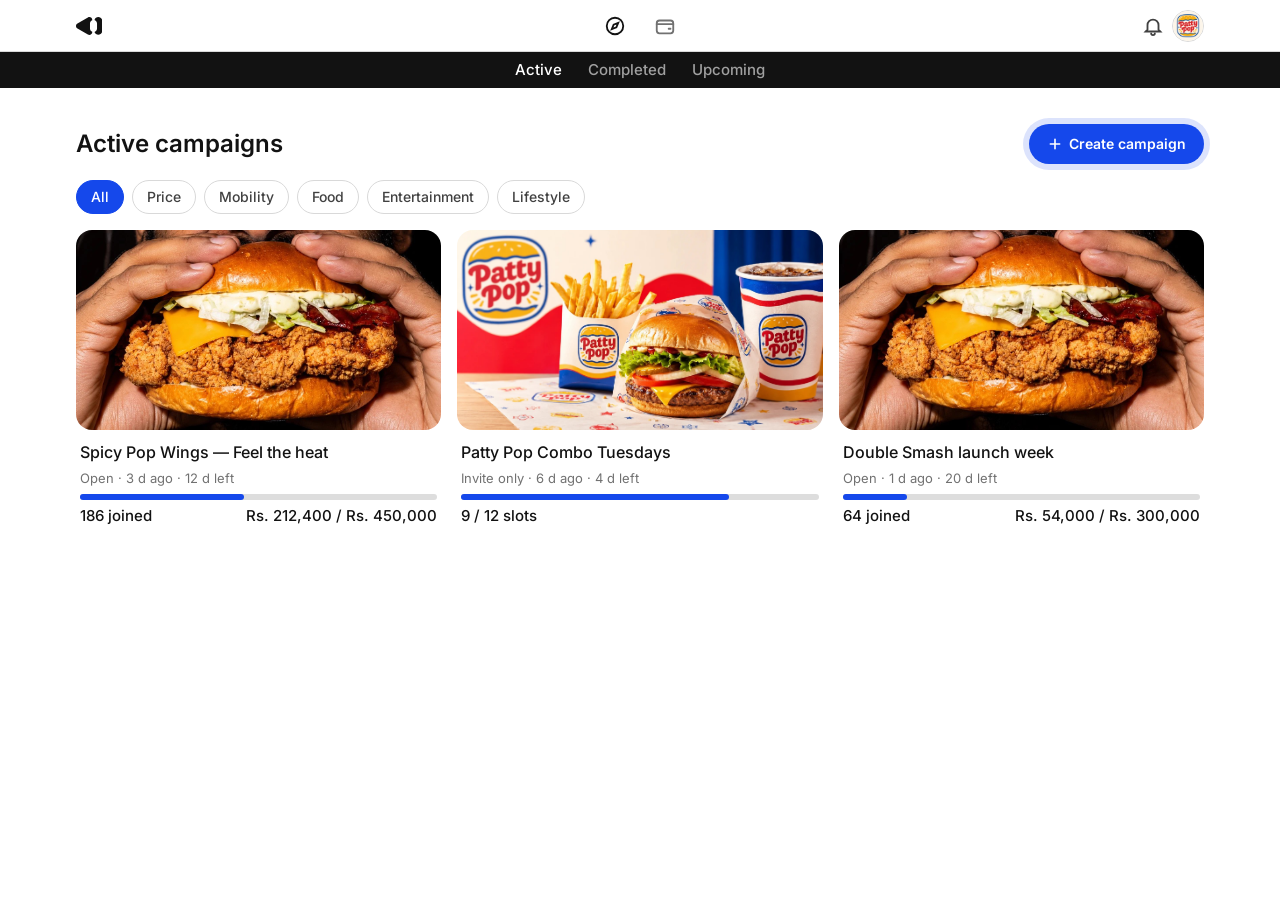
<file: campaign-screens/screens.html>
<!DOCTYPE html>
<html lang="en">
<head>
<meta charset="UTF-8">
<meta name="viewport" content="width=device-width, initial-scale=1.0">
<title>Create campaign — screens</title>
<link rel="stylesheet" href="create.css">
</head>
<body class="shot">
<script src="creators/data.js"></script>
<script src="screens.js"></script>
</body>
</html>
</file>
<file: campaign-screens/create.css>
@font-face{font-family:"Inter";src:url("inter.woff2") format("woff2");font-weight:100 900;}
/* =====================================================================
   Create campaign — shared styles for the three creation flows.
   Tokens and components follow the brand web app (../index.html):
   white top menu, #f6f6f6 canvas, white cards, pill inputs, blue primary.
   ===================================================================== */
:root{
  --grey-50:#fff; --grey-100:#ececec; --grey-200:#d9d9d9; --grey-400:#b3b3b3; --grey-500:#a0a0a0;
  --grey-600:#717171; --grey-700:#414141; --grey-800:#121212;
  --blue-50:#eef2fe; --blue-100:#d0dafb; --blue-200:#a1b6f7; --blue-300:#7391f3; --blue-500:#1548eb; --blue-600:#123bbd; --blue-700:#0f2d8f;
  --pink-500:#f433ab;
  --page-bg:#f6f6f6; --line:#e6e6e6; --good:#0a7d3e; --good-bg:#e7f5ec; --bad:#c8102e; --bad-bg:#fdecee; --warn:#9a5b00; --warn-bg:#fff4e0;
  --font:'Inter',-apple-system,system-ui,sans-serif;
  --header:52px; --shell:1128px; --gutter:24px;
}
*{margin:0;padding:0;box-sizing:border-box;-webkit-font-smoothing:antialiased;}
html{scrollbar-gutter:stable;}
body{background:var(--page-bg);color:var(--grey-800);font-family:var(--font);font-size:14px;line-height:20px;min-height:100dvh;}
a{color:inherit;text-decoration:none;cursor:pointer;}
button{font:inherit;color:inherit;background:none;border:0;cursor:pointer;}
input,select,textarea{font:inherit;color:inherit;}
img,svg{display:block;}
[hidden]{display:none !important;}

@keyframes screenIn{from{opacity:0;transform:translateY(12px) scale(.99);filter:blur(4px);}to{opacity:1;transform:none;filter:blur(0);}}
.nav-in{animation:screenIn .42s cubic-bezier(.16,1,.3,1) both;}
@keyframes pop{from{opacity:0;transform:translateY(6px);}to{opacity:1;transform:none;}}
@media(prefers-reduced-motion:reduce){.nav-in,.pop{animation:none !important;}}

/* ---------- Top menu ---------- */
.topbar{position:sticky;top:0;z-index:30;height:var(--header);display:grid;grid-template-columns:minmax(0,1fr) auto minmax(0,1fr);align-items:center;gap:16px;
  padding:0 max(var(--gutter),calc((100% - var(--shell)) / 2));background:rgba(255,255,255,.9);-webkit-backdrop-filter:blur(16px);backdrop-filter:blur(16px);border-bottom:1px solid var(--grey-200);}
.logo{display:flex;align-items:center;gap:10px;height:32px;color:var(--grey-800);}
.logo svg{height:18px;width:auto;aspect-ratio:269/184;}
.logo span{font-size:14px;font-weight:500;color:var(--grey-600);padding-left:10px;border-left:1px solid var(--grey-200);}
.top-mid{font-size:14px;font-weight:600;}
.top-r{justify-self:end;display:flex;align-items:center;gap:8px;}
.avatar{width:32px;height:32px;border-radius:50%;object-fit:cover;border:1px solid var(--grey-200);background:#fff;}

/* ---------- Buttons ---------- */
.btn{display:inline-flex;align-items:center;justify-content:center;gap:6px;height:40px;padding:0 18px;border-radius:100px;font-size:14px;font-weight:600;line-height:20px;white-space:nowrap;transition:background .15s ease,transform .15s cubic-bezier(.16,1,.3,1),opacity .15s ease;}
.btn:active{transform:scale(.97);}
.btn-pri{background:var(--blue-500);color:#fff;}
.btn-pri:hover{background:var(--blue-600);}
.btn-pri[disabled],.btn-pri.off{background:var(--grey-200);color:var(--grey-600);cursor:not-allowed;transform:none;}
.btn-sec{border:1px solid var(--grey-800);background:#fff;}
.btn-sec:hover{background:#f3f3f3;}
.btn-ghost{color:var(--grey-700);}
.btn-ghost:hover{background:#ededed;}
.btn-sm{height:32px;padding:0 14px;font-size:13px;}
.btn-dark{background:var(--grey-800);color:#fff;}
.btn-dark:hover{background:#333;}
.link{color:var(--blue-500);font-weight:500;}
.link:hover{text-decoration:underline;}

/* ---------- Page frame ---------- */
.page{max-width:calc(var(--shell) + 2 * var(--gutter));margin:0 auto;padding:24px var(--gutter) 120px;}
.frame{display:grid;grid-template-columns:264px minmax(0,1fr);gap:24px;align-items:start;}
.side{position:sticky;top:calc(var(--header) + 24px);display:grid;gap:16px;}
.main{display:grid;gap:16px;min-width:0;}

.dcard{background:#fff;border:1px solid var(--line);border-radius:16px;padding:24px;}
.dcard.tight{padding:18px 20px;}
.dcard h1{font-size:24px;font-weight:600;line-height:30px;letter-spacing:-.015em;}
.dcard h2{font-size:20px;font-weight:600;line-height:26px;letter-spacing:-.01em;display:flex;align-items:center;gap:8px;}
.dcard h3{font-size:16px;font-weight:600;line-height:22px;}
.dcard .dsub{font-size:15px;line-height:22px;color:var(--grey-600);margin-top:4px;}
.dcard .dhead{margin-bottom:18px;}
.dcard .dhead.row{display:flex;justify-content:space-between;align-items:flex-start;gap:16px;}
.req{display:inline-block;font-size:11px;font-weight:600;line-height:18px;padding:0 7px;border-radius:5px;background:var(--blue-100);color:var(--blue-700);}
.opt{display:inline-block;font-size:11px;font-weight:600;line-height:18px;padding:0 7px;border-radius:5px;background:var(--grey-100);color:var(--grey-600);}
.step-kick{font-size:13px;font-weight:600;color:var(--blue-500);margin-bottom:4px;}

/* ---------- Left card: campaign preview + steps ---------- */
.cprev{background:#fff;border:1px solid var(--line);border-radius:16px;overflow:hidden;}
.cprev .cimg{height:120px;background:#f1f1f1 center/cover no-repeat;position:relative;display:grid;place-items:center;color:var(--grey-500);font-size:12px;}
.cprev .cimg .bb{position:absolute;left:10px;bottom:10px;display:flex;align-items:center;gap:6px;padding:3px 8px 3px 3px;border-radius:100px;background:rgba(255,255,255,.92);font-size:12px;font-weight:600;color:var(--grey-800);}
.cprev .cimg .bb img{width:20px;height:20px;border-radius:50%;}
.cprev .cbody{padding:14px 18px 16px;display:grid;gap:6px;}
.cprev .ctitle{font-size:16px;font-weight:600;line-height:21px;}
.cprev .ctitle.ph{color:var(--grey-500);}
.cprev .cline{display:flex;align-items:center;gap:6px;font-size:13px;color:var(--grey-700);}
.cprev .cline svg{width:14px;height:14px;color:var(--grey-600);flex-shrink:0;}
.cprev .status{display:flex;align-items:center;gap:6px;font-size:14px;font-weight:500;color:var(--grey-600);}
.cprev .status i{width:8px;height:8px;border-radius:50%;background:var(--grey-400);}
.cprev .status.live{color:var(--good);} .cprev .status.live i{background:var(--good);}
.steps{list-style:none;border-top:1px solid var(--line);padding:8px 0;}
.steps li button{width:100%;display:grid;grid-template-columns:24px 1fr auto;align-items:center;gap:10px;padding:9px 18px;text-align:left;font-size:14px;color:var(--grey-700);border-left:3px solid transparent;}
.steps li button:hover{background:#f7f7f7;}
.steps li .sn{width:22px;height:22px;border-radius:50%;display:grid;place-items:center;font-size:11px;font-weight:600;border:1px solid var(--grey-200);color:var(--grey-600);background:#fff;}
.steps li.done .sn{background:var(--good);border-color:var(--good);color:#fff;}
.steps li.cur button{border-left-color:var(--blue-500);color:var(--blue-500);font-weight:600;background:var(--blue-50);}
.steps li.cur .sn{border-color:var(--blue-500);color:var(--blue-500);}
.steps li .sm{font-size:11px;color:var(--grey-500);font-weight:500;}
.steps li.todo-miss .sm{color:var(--warn);}

.wallet{background:#fff;border:1px solid var(--line);border-radius:16px;padding:14px 18px;display:grid;gap:4px;}
.wallet .wl{display:flex;justify-content:space-between;align-items:center;font-size:13px;color:var(--grey-600);}
.wallet b{font-size:18px;font-weight:600;color:var(--grey-800);}
.wallet .bar{height:6px;border-radius:6px;background:var(--grey-100);overflow:hidden;margin-top:6px;}
.wallet .bar i{display:block;height:100%;background:var(--blue-500);border-radius:6px;transition:width .3s ease;}
.wallet .bar i.over{background:var(--bad);}
.wallet .wn{font-size:12px;color:var(--grey-600);}

/* ---------- Form fields ---------- */
.grid2{display:grid;grid-template-columns:repeat(2,minmax(0,1fr));gap:16px 16px;}
.grid3{display:grid;grid-template-columns:repeat(3,minmax(0,1fr));gap:16px 16px;}
.grid4{display:grid;grid-template-columns:repeat(4,minmax(0,1fr));gap:16px 16px;}
.span2{grid-column:span 2;} .span3{grid-column:1/-1;}
.stack{display:grid;gap:18px;}
.fl{display:grid;gap:8px;font-size:15px;font-weight:500;line-height:20px;color:var(--grey-700);}
.fl .lab{display:flex;align-items:center;gap:8px;}
.fl .hint{font-size:13px;font-weight:400;color:var(--grey-600);line-height:18px;}
.fl .err{font-size:13px;font-weight:500;color:var(--bad);}
.in,.fl select,.fl textarea,.ff{width:100%;height:44px;padding:0 16px;border:1px solid var(--grey-200);border-radius:100px;background:#fff;font-size:15px;font-weight:400;color:var(--grey-800);outline:none;transition:border-color .15s ease,box-shadow .15s ease;}
.fl textarea{height:auto;min-height:96px;padding:12px 16px;border-radius:16px;resize:vertical;line-height:22px;}
.fl select{appearance:none;background:#fff url("data:image/svg+xml,%3Csvg xmlns='http://www.w3.org/2000/svg' width='12' height='12' viewBox='0 0 24 24'%3E%3Cpath d='M6 9l6 6 6-6' fill='none' stroke='%23121212' stroke-width='2.4' stroke-linecap='round' stroke-linejoin='round'/%3E%3C/svg%3E") no-repeat right 16px center;padding-right:40px;}
.in:focus,.fl select:focus,.fl textarea:focus,.ff:focus-within{border-color:var(--blue-500);box-shadow:0 0 0 3px var(--blue-100);}
.in::placeholder,.fl textarea::placeholder,.ff input::placeholder{color:var(--grey-500);}
.ff{display:flex;align-items:center;gap:6px;}
.ff em{font-style:normal;color:var(--grey-600);}
.ff input{flex:1;min-width:0;border:0;outline:0;height:100%;background:none;font-size:15px;}
.ff .suf{color:var(--grey-600);font-size:14px;}
.bad .in,.bad .ff,.bad textarea{border-color:var(--bad);}

/* chips */
.chips{display:flex;flex-wrap:wrap;gap:8px;}
.chip{display:inline-flex;align-items:center;gap:6px;height:34px;padding:0 14px;border-radius:100px;border:1px solid var(--grey-200);background:#fff;font-size:14px;font-weight:500;color:var(--grey-700);transition:background .15s ease,border-color .15s ease,color .15s ease;}
.chip:hover{border-color:var(--grey-500);}
.chip.on{background:var(--blue-500);border-color:var(--blue-500);color:#fff;}
.chip svg{width:16px;height:16px;}
.chip .cnt{font-size:12px;opacity:.7;}

/* radio cards */
.rcards{display:grid;gap:12px;}
.rcards.cols2{grid-template-columns:repeat(2,minmax(0,1fr));}
.rcards.cols3{grid-template-columns:repeat(3,minmax(0,1fr));}
.rcard{display:grid;grid-template-columns:20px 1fr;gap:12px;align-items:start;text-align:left;padding:16px 18px;border:1px solid var(--grey-200);border-radius:16px;background:#fff;transition:border-color .15s ease,background .15s ease,box-shadow .15s ease;}
.rcard:hover{border-color:var(--grey-500);}
.rcard .rd{width:20px;height:20px;border-radius:50%;border:2px solid var(--grey-400);margin-top:1px;display:grid;place-items:center;}
.rcard.on{border-color:var(--blue-500);background:var(--blue-50);box-shadow:0 0 0 1px var(--blue-500) inset;}
.rcard.on .rd{border-color:var(--blue-500);}
.rcard.on .rd::after{content:"";width:10px;height:10px;border-radius:50%;background:var(--blue-500);}
.rcard b{display:block;font-size:15px;font-weight:600;line-height:20px;}
.rcard span{display:block;font-size:13px;color:var(--grey-600);line-height:18px;margin-top:2px;}
.rcard .ic{display:flex;align-items:center;gap:8px;}
.rcard .ic svg{width:18px;height:18px;}

/* toggle */
.tgl{display:flex;align-items:center;justify-content:space-between;gap:16px;padding:14px 18px;border:1px solid var(--grey-200);border-radius:16px;background:#fff;text-align:left;width:100%;}
.tgl b{display:block;font-size:15px;font-weight:600;}
.tgl span{display:block;font-size:13px;color:var(--grey-600);}
.sw{flex-shrink:0;width:40px;height:24px;border-radius:24px;background:var(--grey-200);position:relative;transition:background .2s ease;}
.sw::after{content:"";position:absolute;top:3px;left:3px;width:18px;height:18px;border-radius:50%;background:#fff;box-shadow:0 1px 2px rgba(0,0,0,.2);transition:transform .2s cubic-bezier(.16,1,.3,1);}
.tgl.on .sw{background:var(--blue-500);}
.tgl.on .sw::after{transform:translateX(16px);}

/* checklist */
.checks{display:grid;gap:8px;}
.ck{display:flex;align-items:center;gap:10px;padding:10px 14px;border:1px solid var(--grey-200);border-radius:12px;background:#fff;text-align:left;font-size:14px;color:var(--grey-700);}
.ck .bx{width:18px;height:18px;border-radius:5px;border:2px solid var(--grey-400);display:grid;place-items:center;flex-shrink:0;}
.ck.on .bx{background:var(--blue-500);border-color:var(--blue-500);}
.ck.on .bx::after{content:"";width:9px;height:5px;border-left:2px solid #fff;border-bottom:2px solid #fff;transform:rotate(-45deg) translate(1px,-1px);}
.ck .x{margin-left:auto;color:var(--grey-500);font-size:18px;line-height:1;}

/* repeatable rows (script beats, CTAs) */
.rows{display:grid;gap:10px;}
.rowi{display:grid;grid-template-columns:120px 1fr 36px;gap:10px;align-items:center;}
.rowi.one{grid-template-columns:1fr 36px;}
.icbtn{width:36px;height:36px;border-radius:50%;display:grid;place-items:center;color:var(--grey-600);}
.icbtn:hover{background:#f0f0f0;color:var(--grey-800);}
.icbtn svg{width:16px;height:16px;}
.addrow{justify-self:start;display:inline-flex;align-items:center;gap:6px;font-size:14px;font-weight:600;color:var(--blue-500);padding:6px 4px;}
.addrow:hover{text-decoration:underline;}

/* uploads */
.drop{display:grid;place-items:center;gap:8px;text-align:center;padding:28px;border:2px dashed var(--grey-200);border-radius:16px;background:#fafafa;color:var(--grey-600);font-size:14px;cursor:pointer;transition:border-color .15s ease,background .15s ease;}
.drop:hover,.drop.over{border-color:var(--blue-500);background:var(--blue-50);}
.drop svg{width:28px;height:28px;color:var(--grey-500);}
.drop b{color:var(--grey-800);font-weight:600;}
.coverprev{position:relative;border-radius:16px;overflow:hidden;aspect-ratio:16/7;background:#eee center/cover no-repeat;}
.coverprev .acts{position:absolute;right:12px;top:12px;display:flex;gap:8px;}
.coverprev .acts .btn{background:rgba(255,255,255,.95);height:32px;padding:0 12px;font-size:13px;}
.coverprev .tag{position:absolute;left:12px;bottom:12px;}
.samples{display:flex;gap:10px;align-items:center;font-size:13px;color:var(--grey-600);}
.samples button img{width:56px;height:40px;border-radius:8px;object-fit:cover;border:2px solid transparent;}
.samples button:hover img{border-color:var(--blue-500);}
.insp{display:grid;grid-template-columns:repeat(auto-fill,minmax(150px,1fr));gap:12px;}
.ip{border:1px solid var(--line);border-radius:14px;overflow:hidden;background:#fff;position:relative;}
.ip .th{aspect-ratio:9/12;background:#f1f1f1 center/cover no-repeat;position:relative;}
.ip .pl{position:absolute;left:8px;top:8px;display:inline-flex;align-items:center;gap:4px;font-size:11px;font-weight:600;padding:2px 8px;border-radius:100px;background:rgba(255,255,255,.92);}
.ip .meta{padding:8px 10px;font-size:12px;color:var(--grey-600);overflow:hidden;text-overflow:ellipsis;white-space:nowrap;}
.ip .rm{position:absolute;right:6px;top:6px;width:28px;height:28px;border-radius:50%;background:rgba(255,255,255,.92);display:grid;place-items:center;}
.ip .rm svg{width:14px;height:14px;}

/* notes, pills, badges */
.note{display:flex;gap:10px;align-items:flex-start;padding:12px 14px;border-radius:12px;background:var(--blue-50);color:var(--blue-700);font-size:14px;line-height:20px;}
.note svg{width:18px;height:18px;flex-shrink:0;margin-top:1px;}
.note.warn{background:var(--warn-bg);color:var(--warn);}
.note.bad{background:var(--bad-bg);color:var(--bad);}
.note.good{background:var(--good-bg);color:var(--good);}
.note a{text-decoration:underline;font-weight:600;}
.pill{white-space:nowrap;display:inline-flex;align-items:center;gap:4px;font-size:12px;font-weight:600;line-height:20px;padding:0 9px;border-radius:100px;background:var(--grey-100);color:var(--grey-700);}
.pill.blue{background:var(--blue-100);color:var(--blue-700);}
.pill.good{background:var(--good-bg);color:var(--good);}
.pill.warn{background:var(--warn-bg);color:var(--warn);}
.pill.bad{background:var(--bad-bg);color:var(--bad);}

/* tiles */
.tiles{display:grid;grid-template-columns:repeat(3,minmax(0,1fr));gap:12px;}
.tiles.t4{grid-template-columns:repeat(4,minmax(0,1fr));}
.tile{border:1px solid var(--line);border-radius:14px;padding:14px 16px;background:#fff;}
.tile span{display:block;font-size:13px;color:var(--grey-600);}
.tile b{display:block;font-size:22px;font-weight:600;line-height:28px;letter-spacing:-.01em;margin-top:2px;}
.tile small{font-size:12px;color:var(--grey-500);}

/* key/value list (review) */
.kv{display:grid;grid-template-columns:200px 1fr;gap:10px 16px;font-size:14px;}
.kv dt{color:var(--grey-600);}
.kv dd{color:var(--grey-800);}
.kv dd.miss{color:var(--warn);font-weight:500;}
.rsec{border-top:1px solid var(--line);padding-top:18px;margin-top:18px;}
.rsec:first-of-type{border-top:0;padding-top:0;margin-top:0;}
.rsec .rh{display:flex;justify-content:space-between;align-items:center;margin-bottom:12px;}
.tags{display:flex;flex-wrap:wrap;gap:6px;}
.tags span{font-size:12px;font-weight:500;padding:2px 10px;border-radius:100px;background:var(--grey-100);color:var(--grey-700);}

/* gates */
.gates{display:grid;gap:8px;}
.gate{display:flex;align-items:center;gap:12px;padding:12px 14px;border:1px solid var(--line);border-radius:12px;font-size:14px;}
.gate .gi{width:22px;height:22px;border-radius:50%;display:grid;place-items:center;flex-shrink:0;font-size:12px;font-weight:700;}
.gate.ok .gi{background:var(--good);color:#fff;}
.gate.no .gi{background:var(--warn-bg);color:var(--warn);}
.gate b{font-weight:600;}
.gate span{color:var(--grey-600);}
.gate a{margin-left:auto;}

/* ---------- Footer action bar ---------- */
.actbar{position:fixed;left:0;right:0;bottom:0;z-index:25;background:rgba(255,255,255,.94);-webkit-backdrop-filter:blur(16px);backdrop-filter:blur(16px);border-top:1px solid var(--grey-200);}
.actbar .in2{max-width:calc(var(--shell) + 2 * var(--gutter));margin:0 auto;padding:12px var(--gutter);display:flex;align-items:center;gap:12px;}
.actbar .miss{flex:1;min-width:0;font-size:13px;color:var(--grey-600);overflow:hidden;text-overflow:ellipsis;white-space:nowrap;}
.actbar .miss b{color:var(--warn);font-weight:600;}
.actbar .miss.ok{color:var(--good);font-weight:500;}
.saved{font-size:12px;color:var(--grey-500);}

/* ---------- Modal ---------- */
.scrim{position:fixed;inset:0;z-index:50;background:rgba(0,0,0,.4);display:grid;place-items:center;padding:24px;animation:fadeIn .2s ease both;}
@keyframes fadeIn{from{opacity:0;}to{opacity:1;}}
.modal{width:min(520px,100%);background:#fff;border-radius:20px;padding:24px;display:grid;gap:16px;animation:screenIn .35s cubic-bezier(.16,1,.3,1) both;}
.modal h2{font-size:20px;font-weight:600;line-height:26px;}
.modal p{color:var(--grey-700);font-size:15px;line-height:22px;}
.modal .mrow{display:flex;justify-content:flex-end;gap:8px;}
.modal .kv{grid-template-columns:1fr auto;background:#f7f7f7;border-radius:12px;padding:14px 16px;}
.modal .kv dd{text-align:right;font-weight:600;}

/* ---------- Success ---------- */
.success{text-align:center;padding:48px 24px;display:grid;justify-items:center;gap:12px;}
.success .big{width:64px;height:64px;border-radius:50%;background:var(--good);color:#fff;display:grid;place-items:center;}
.success .big svg{width:32px;height:32px;}
.success h1{font-size:28px;line-height:34px;}
.success p{max-width:520px;color:var(--grey-600);font-size:15px;line-height:22px;}
.tl{display:flex;gap:0;margin:12px 0 8px;}
.tl div{position:relative;padding:22px 16px 0;font-size:13px;color:var(--grey-600);min-width:140px;}
.tl div::before{content:"";position:absolute;top:6px;left:50%;width:10px;height:10px;border-radius:50%;background:var(--grey-200);transform:translateX(-50%);}
.tl div::after{content:"";position:absolute;top:10px;left:calc(50% + 8px);right:calc(-50% + 8px);height:2px;background:var(--grey-200);}
.tl div:last-child::after{display:none;}
.tl div.on::before{background:var(--good);}
.tl div b{display:block;color:var(--grey-800);font-weight:600;}

/* ---------- Person rows / cards ---------- */
.pav{width:44px;height:44px;border-radius:50%;object-fit:cover;flex-shrink:0;}
.pav.ini{display:grid;place-items:center;color:#fff;font-weight:600;font-size:15px;}
.prow{display:flex;align-items:center;gap:12px;}
.prow b{display:block;font-size:15px;font-weight:600;white-space:nowrap;}
.prow span{display:block;font-size:13px;color:var(--grey-600);}

/* ---------- Chat thread (strategist) ---------- */
.thread{display:grid;gap:10px;padding:16px;border:1px solid var(--line);border-radius:16px;background:#fafafa;max-height:460px;overflow:auto;}
.msg{max-width:78%;padding:10px 14px;border-radius:16px;font-size:14px;line-height:20px;animation:pop .3s ease both;}
.msg.them{background:#fff;border:1px solid var(--line);border-bottom-left-radius:4px;}
.msg.me{justify-self:end;background:var(--blue-500);color:#fff;border-bottom-right-radius:4px;}
.msg.sys{justify-self:center;max-width:90%;background:none;color:var(--grey-600);font-size:12px;text-align:center;padding:2px;}
.msg .who{display:block;font-size:12px;font-weight:600;margin-bottom:2px;opacity:.75;}
.msg.files{display:grid;gap:8px;}
.msg.files .fx{display:flex;gap:6px;}
.msg.files .fx img{width:44px;height:44px;border-radius:8px;object-fit:cover;}
.typing{justify-self:start;display:flex;gap:4px;padding:12px 14px;background:#fff;border:1px solid var(--line);border-radius:16px;}
.typing i{width:6px;height:6px;border-radius:50%;background:var(--grey-400);animation:blink 1s infinite;}
.typing i:nth-child(2){animation-delay:.15s;} .typing i:nth-child(3){animation-delay:.3s;}
@keyframes blink{0%,100%{opacity:.3;}50%{opacity:1;}}

/* ---------- Creator cards (pick) ---------- */
.ccards{display:grid;grid-template-columns:repeat(2,minmax(0,1fr));gap:12px;}
.ccard{display:grid;gap:10px;padding:16px;border:1px solid var(--grey-200);border-radius:16px;background:#fff;text-align:left;position:relative;transition:border-color .15s ease,box-shadow .15s ease;}
.ccard:hover{border-color:var(--grey-500);}
.ccard.on{border-color:var(--blue-500);box-shadow:0 0 0 1px var(--blue-500) inset;background:var(--blue-50);}
.ccard.off{opacity:.55;cursor:not-allowed;}
.ccard .sel{position:absolute;right:14px;top:14px;}
.ccard .cmeta{display:flex;flex-wrap:wrap;gap:6px;}
.ccard .cstat{display:flex;gap:16px;font-size:13px;color:var(--grey-600);}
.ccard .cstat b{color:var(--grey-800);font-weight:600;}
.ccard .comm{font-size:13px;color:var(--grey-600);line-height:18px;}
.ccard .price{font-size:16px;font-weight:600;}

/* tables */
table.tb{width:100%;border-collapse:collapse;font-size:14px;}
.tb th{text-align:left;font-size:12px;font-weight:600;color:var(--grey-600);text-transform:uppercase;letter-spacing:.04em;padding:10px 12px;border-bottom:1px solid var(--line);}
.tb td{padding:12px;border-bottom:1px solid var(--line);vertical-align:middle;}
.tb tr:last-child td{border-bottom:0;}
.tb td.r,.tb th.r{text-align:right;}
.tb tfoot td{font-weight:600;border-top:2px solid var(--grey-800);border-bottom:0;}

/* ---------- Start page ---------- */
.hero{padding:40px 0 8px;}
.hero h1{font-size:36px;font-weight:600;line-height:42px;letter-spacing:-.02em;}
.hero p{font-size:17px;line-height:26px;color:var(--grey-600);margin-top:8px;max-width:720px;}
.ways{display:grid;grid-template-columns:repeat(3,minmax(0,1fr));gap:16px;}
.way{display:flex;flex-direction:column;background:#fff;border:1px solid var(--line);border-radius:20px;overflow:hidden;transition:transform .3s cubic-bezier(.16,1,.3,1),border-color .2s ease,box-shadow .2s ease;}
.way:hover{transform:translateY(-3px);border-color:var(--grey-400);box-shadow:0 12px 32px rgba(0,0,0,.07);}
.way .wimg{height:140px;display:grid;place-items:center;color:#fff;}
.way .wimg svg{width:48px;height:48px;}
.way .wb{padding:20px 22px 22px;display:flex;flex-direction:column;gap:10px;flex:1;}
.way h2{font-size:20px;font-weight:600;line-height:26px;}
.way p{color:var(--grey-600);font-size:14px;line-height:21px;}
.way ul{list-style:none;display:grid;gap:6px;font-size:13px;color:var(--grey-700);margin-top:4px;}
.way li{display:flex;gap:8px;}
.way li::before{content:"";width:6px;height:6px;border-radius:50%;background:var(--blue-500);margin-top:7px;flex-shrink:0;}
.way .wf{display:flex;justify-content:space-between;align-items:center;margin-top:auto;padding-top:12px;font-size:13px;color:var(--grey-600);}
.ready{display:grid;grid-template-columns:repeat(4,minmax(0,1fr));gap:12px;}
.ready .gate{background:#fff;}
.ready .gate a{margin-left:0;font-size:13px;}
.ready .gate .gt{display:grid;gap:2px;}

@media (max-width:980px){
  .frame{grid-template-columns:1fr;}
  .side{position:static;}
  .ways,.ready{grid-template-columns:1fr;}
  .grid3,.grid4,.tiles.t4{grid-template-columns:repeat(2,minmax(0,1fr));}
  .ccards,.rcards.cols3{grid-template-columns:1fr;}
}

/* Screenshot mode: the action bar sits at the end of the page instead of floating */
.shot .actbar{position:static;background:#fff;border:1px solid var(--line);border-radius:16px;}
.shot .actbar .in2{padding:12px 20px;}
.shot .page{padding-bottom:32px;}
.shot.modal-open{overflow:hidden;}
.shot{position:relative;}
.shot .scrim{position:absolute;inset:0;place-items:start center;padding-top:240px;}
html:has(body.shot){scrollbar-gutter:auto;}
.rcard .pill{display:inline-flex;margin-top:0;color:var(--grey-700);} .rcard .pill.blue{color:var(--blue-700);} .rcard .pav.ini{display:grid;margin-top:0;}

/* =====================================================================
   4-step flow: stepper, design + comments, creator map, funding, creator view
   ===================================================================== */
.stepbar{background:#fff;border-bottom:1px solid var(--grey-200);}
.stepbar .in2{max-width:calc(var(--shell) + 2 * var(--gutter));margin:0 auto;padding:14px var(--gutter);display:flex;align-items:center;gap:20px;}
.stepbar .type{display:flex;flex-direction:column;gap:2px;padding-right:20px;border-right:1px solid var(--line);min-width:190px;}
.stepbar .type b{font-size:14px;font-weight:600;}
.stepbar .type span{font-size:12px;color:var(--grey-600);}
.stepper4{flex:1;display:grid;grid-template-columns:repeat(4,minmax(0,1fr));list-style:none;}
.stepper4 li{display:flex;align-items:center;gap:10px;position:relative;padding-right:14px;}
.stepper4 li:not(:last-child)::after{content:"";flex:1;height:2px;background:var(--grey-200);border-radius:2px;margin-left:4px;}
.stepper4 li.done:not(:last-child)::after{background:var(--good);}
.stepper4 .c{width:30px;height:30px;border-radius:50%;display:grid;place-items:center;font-size:13px;font-weight:600;border:2px solid var(--grey-200);color:var(--grey-600);background:#fff;flex-shrink:0;}
.stepper4 li.done .c{background:var(--good);border-color:var(--good);color:#fff;}
.stepper4 li.cur .c{background:var(--blue-500);border-color:var(--blue-500);color:#fff;box-shadow:0 0 0 4px var(--blue-100);}
.stepper4 .t{display:grid;line-height:17px;white-space:nowrap;}
.stepper4 .t b{font-size:14px;font-weight:600;color:var(--grey-700);}
.stepper4 li.cur .t b{color:var(--blue-500);}
.stepper4 .t span{font-size:12px;color:var(--grey-500);}

.wide{max-width:calc(var(--shell) + 2 * var(--gutter));margin:0 auto;padding:24px var(--gutter) 32px;display:grid;gap:16px;}
.cols{display:grid;grid-template-columns:minmax(0,1fr) 340px;gap:16px;align-items:start;}
.cols.even{grid-template-columns:minmax(0,1fr) minmax(0,1fr);}
.cols > .stick{position:sticky;top:calc(var(--header) + 16px);display:grid;gap:16px;}

/* segmented control (step 2: design / creators) */
.seg{display:inline-flex;gap:4px;padding:4px;background:#ececec;border-radius:100px;}
.seg span{height:34px;padding:0 16px;border-radius:100px;display:inline-flex;align-items:center;gap:6px;font-size:14px;font-weight:500;color:var(--grey-600);}
.seg span.on{background:#fff;color:var(--grey-800);box-shadow:0 1px 3px rgba(0,0,0,.08);}
.seg .dot{width:18px;height:18px;border-radius:50%;background:var(--good);color:#fff;display:grid;place-items:center;font-size:10px;}

/* campaign design document with comments */
.doc{padding:0;overflow:hidden;}
.doc .dcover{display:grid;grid-template-columns:2fr 1fr 1fr;gap:6px;height:240px;}
.doc .dcover div{background:#eee center/cover no-repeat;position:relative;}
.doc .dbody{padding:24px;display:grid;gap:4px;}
.dsec{position:relative;padding:14px 16px;margin:0 -16px;border-radius:12px;}
.dsec h4{font-size:12px;font-weight:600;text-transform:uppercase;letter-spacing:.05em;color:var(--grey-600);margin-bottom:6px;display:flex;align-items:center;gap:8px;}
.dsec p{font-size:15px;line-height:23px;color:var(--grey-800);}
.dsec.cm{background:#fff8e1;box-shadow:inset 3px 0 0 #f2b705;}
.dsec .cbadge{position:absolute;right:12px;top:12px;display:inline-flex;align-items:center;gap:4px;font-size:12px;font-weight:600;padding:2px 8px;border-radius:100px;background:#f2b705;color:#3d2e00;}
.dsec .addc{position:absolute;right:12px;top:12px;font-size:12px;font-weight:600;color:var(--grey-500);display:inline-flex;gap:4px;align-items:center;}
.dsec .addc svg,.dsec .cbadge svg{width:13px;height:13px;}
.dtitle{font-size:26px;font-weight:600;line-height:32px;letter-spacing:-.015em;}
.beatsv{display:grid;gap:6px;}
.beatsv div{display:grid;grid-template-columns:64px 1fr;gap:12px;font-size:14px;}
.beatsv em{font-style:normal;font-weight:600;color:var(--blue-500);}
.cthread{background:#fff;border:1px solid var(--line);border-radius:14px;padding:14px;display:grid;gap:10px;}
.cthread.res{opacity:.6;}
.cthread .on{font-size:12px;color:var(--grey-500);display:flex;justify-content:space-between;}
.cmt{display:grid;grid-template-columns:28px 1fr;gap:8px;font-size:13px;line-height:19px;}
.cmt img,.cmt .av2{width:28px;height:28px;border-radius:50%;object-fit:cover;}
.cmt .av2{display:grid;place-items:center;color:#fff;font-size:11px;font-weight:600;}
.cmt b{font-size:13px;font-weight:600;} .cmt small{color:var(--grey-500);font-size:11px;margin-left:4px;}
.cbox{display:grid;gap:8px;}
.cbox textarea{width:100%;min-height:64px;border:1px solid var(--grey-200);border-radius:12px;padding:10px 12px;font:inherit;font-size:13px;resize:none;}
.cbox textarea:focus{outline:none;border-color:var(--blue-500);}

/* creator map */
.cmap{display:grid;grid-template-columns:120px repeat(4,minmax(0,1fr));gap:4px;}
.cmap .ax{font-size:12px;font-weight:500;color:var(--grey-600);display:flex;align-items:center;}
.cmap .ax.top{justify-content:center;padding-bottom:4px;}
.cmap .cell{min-height:86px;border-radius:10px;background:#f3f5fd;padding:8px;display:flex;flex-wrap:wrap;align-content:center;justify-content:center;gap:4px;position:relative;}
.cmap .cell.h1{background:#dfe6fc;} .cmap .cell.h2{background:#bccbf9;} .cmap .cell.h3{background:#8ea4f5;}
.cmap .cell .reach{position:absolute;left:8px;bottom:5px;font-size:10px;font-weight:600;color:var(--blue-700);opacity:.7;}
.mav{width:34px;height:34px;border-radius:50%;object-fit:cover;border:2px solid #fff;box-shadow:0 1px 3px rgba(0,0,0,.15);}
.mav.ini{display:grid;place-items:center;color:#fff;font-size:11px;font-weight:600;}
.mav.sel{border-color:var(--blue-500);box-shadow:0 0 0 2px var(--blue-500);}
.mav.off{opacity:.35;filter:grayscale(1);}
.clist{display:grid;}
.crow{display:grid;grid-template-columns:20px 36px 1fr auto;gap:10px;align-items:center;padding:10px 4px;border-bottom:1px solid var(--line);}
.crow:last-child{border-bottom:0;}
.crow .pav{width:36px;height:36px;}
.crow .pav.ini{font-size:12px;}
.crow b{display:block;font-size:14px;font-weight:600;}
.crow span{display:block;font-size:12px;color:var(--grey-600);}
.crow .pr{text-align:right;font-size:13px;font-weight:600;}
.crow .pr span{font-weight:400;}
.crow.off b,.crow.off .pr{color:var(--grey-500);}
.cbx{width:18px;height:18px;border-radius:5px;border:2px solid var(--grey-400);display:grid;place-items:center;}
.cbx.on{background:var(--blue-500);border-color:var(--blue-500);}
.cbx.on::after{content:"";width:9px;height:5px;border-left:2px solid #fff;border-bottom:2px solid #fff;transform:rotate(-45deg) translate(1px,-1px);}
.legend2{display:flex;gap:14px;align-items:center;font-size:12px;color:var(--grey-600);}
.legend2 i{display:inline-block;width:12px;height:12px;border-radius:3px;margin-right:4px;vertical-align:-2px;}

/* funding */
.bank{display:grid;grid-template-columns:repeat(2,minmax(0,1fr));gap:10px;}
.bank div{border:1px solid var(--line);border-radius:12px;padding:10px 14px;background:#fafafa;}
.bank span{display:block;font-size:12px;color:var(--grey-600);}
.bank b{display:flex;justify-content:space-between;align-items:center;font-size:15px;font-weight:600;}
.bank b em{font-style:normal;font-size:12px;font-weight:600;color:var(--blue-500);}
.slip{display:flex;align-items:center;gap:12px;padding:12px 14px;border:1px solid var(--line);border-radius:12px;}
.slip .fi{width:40px;height:40px;border-radius:8px;background:var(--bad-bg);color:var(--bad);display:grid;place-items:center;font-size:11px;font-weight:700;}
.slip b{display:block;font-size:14px;} .slip span{font-size:12px;color:var(--grey-600);}
.slip .pill{margin-left:auto;}
.alloc{display:grid;grid-template-columns:1fr auto 1fr auto 1fr;gap:10px;align-items:center;}
.alloc .op{font-size:20px;color:var(--grey-500);text-align:center;}

/* creator view (phone) */
.phone{width:340px;justify-self:center;border:10px solid #121212;border-radius:44px;overflow:hidden;background:#fff;box-shadow:0 20px 50px rgba(0,0,0,.18);}
.phone .notch{height:26px;background:#fff;display:flex;justify-content:space-between;align-items:center;padding:0 22px;font-size:11px;font-weight:600;}
.phone .cvbar{background:var(--blue-500);color:#fff;font-size:11px;font-weight:500;text-align:center;padding:5px;}
.cv-hero{height:190px;background:#eee center/cover no-repeat;position:relative;}
.cv-hero .bb{position:absolute;left:12px;bottom:12px;display:flex;align-items:center;gap:6px;padding:3px 9px 3px 3px;border-radius:100px;background:rgba(255,255,255,.92);font-size:12px;font-weight:600;}
.cv-hero .bb img{width:20px;height:20px;border-radius:50%;}
.cv{padding:14px 16px 18px;display:grid;gap:12px;}
.cv h3{font-size:17px;font-weight:600;line-height:22px;}
.cv .mt{font-size:12px;color:var(--grey-600);}
.cv .pl{display:grid;border:1px solid var(--line);border-radius:12px;overflow:hidden;}
.cv .pl div{display:flex;justify-content:space-between;padding:8px 12px;font-size:12.5px;border-bottom:1px solid var(--line);}
.cv .pl div:last-child{border-bottom:0;}
.cv .pl b{font-weight:600;}
.cv h5{font-size:12px;font-weight:600;color:var(--grey-600);text-transform:uppercase;letter-spacing:.04em;margin-bottom:6px;}
.cv p{font-size:13px;line-height:19px;}
.cv .join{height:40px;border-radius:100px;background:var(--grey-800);color:#fff;display:grid;place-items:center;font-weight:600;font-size:14px;}
.terms{display:grid;gap:8px;}
.terms .ck{align-items:flex-start;line-height:20px;}
.terms .ck .bx{margin-top:1px;}
.terms a{color:var(--blue-500);font-weight:500;}
.dateline{display:flex;align-items:center;gap:14px;padding:16px;border-radius:14px;background:var(--blue-50);}
.dateline .big{width:56px;height:56px;border-radius:14px;background:#fff;display:grid;place-items:center;text-align:center;line-height:1;border:1px solid var(--blue-100);}
.dateline .big small{display:block;font-size:11px;font-weight:600;color:var(--bad);text-transform:uppercase;}
.dateline .big b{font-size:22px;}
.dateline .tx b{display:block;font-size:16px;}
.dateline .tx span{font-size:13px;color:var(--grey-600);}

/* entry: brand campaigns page */
.ctahead{display:flex;justify-content:space-between;align-items:center;}
.ctahead .btn{box-shadow:0 0 0 6px rgba(21,72,235,.15);}
.reqcard{display:grid;grid-template-columns:1fr auto;gap:16px;align-items:center;padding:20px 24px;border-radius:20px;background:linear-gradient(135deg,#0f2d8f,#1548eb);color:#fff;}
.reqcard h2{font-size:20px;font-weight:600;}
.reqcard p{opacity:.85;font-size:14px;margin-top:4px;}
.reqcard .btn{background:#fff;color:var(--blue-600);}
.stepper4{display:flex;gap:0;}
.stepper4 li{flex:1 1 auto;}
.stepper4 li:last-child{flex:0 0 auto;}
.stepper4 li:not(:last-child)::after{min-width:28px;margin:0 6px 0 8px;}
.seg span{white-space:nowrap;}
.crow .cbx{display:grid;}
.crow .pav.ini{display:grid;}
.ck > span.tx{flex:1;}
.stick .kv{grid-template-columns:auto minmax(0,1fr);}
.stick .kv dd{text-align:right;}
.cols > *{min-width:0;}

/* ---------- Step 2: comment pop-ups over the design (open, or minimized to a pin) ---------- */
.doc .dbody{position:relative;}
.dsec{overflow:visible;}
.cpop{position:absolute;z-index:5;right:-8px;top:34px;width:340px;background:#fff;border:1px solid var(--grey-200);border-radius:16px;box-shadow:0 12px 32px rgba(0,0,0,.16),0 2px 6px rgba(0,0,0,.06);display:grid;}
.cpop .ph{display:flex;align-items:center;gap:8px;padding:10px 10px 10px 14px;border-bottom:1px solid var(--line);font-size:13px;font-weight:600;}
.cpop .ph .ib{margin-left:auto;display:flex;gap:2px;}
.cpop .ph .ib span{width:28px;height:28px;border-radius:8px;display:grid;place-items:center;color:var(--grey-600);font-size:16px;line-height:1;}
.cpop .ph .ib span:hover{background:#f0f0f0;}
.cpop .pb{padding:12px 14px;display:grid;gap:10px;}
.cpop .reply{margin:0 14px 14px;height:38px;border:1px solid var(--grey-200);border-radius:100px;display:flex;align-items:center;justify-content:space-between;padding:0 6px 0 14px;font-size:13px;color:var(--grey-500);}
.cpop .reply b{width:28px;height:28px;border-radius:50%;background:var(--blue-500);color:#fff;display:grid;place-items:center;font-size:14px;}
.cpin{position:absolute;z-index:5;right:-8px;top:8px;display:inline-flex;align-items:center;gap:6px;padding:3px 10px 3px 3px;border-radius:100px 100px 100px 4px;background:#fff;border:1px solid var(--grey-200);box-shadow:0 6px 16px rgba(0,0,0,.12);font-size:12px;font-weight:600;}
.cpin img,.cpin .av2{width:24px;height:24px;border-radius:50%;}
.cpin .av2{display:grid;place-items:center;color:#fff;font-size:10px;}
.dsec.cm{background:#fff8e1;box-shadow:inset 3px 0 0 #f2b705;}
.viewas{display:inline-flex;align-items:center;gap:8px;height:40px;padding:0 16px;border-radius:100px;border:1px solid var(--grey-800);background:#fff;font-size:14px;font-weight:600;}
.viewas svg{width:18px;height:18px;}
.cvframe{position:absolute;inset:0;width:100%;height:100%;border:0;background:transparent;z-index:60;}
.rcard.dis{opacity:.5;cursor:not-allowed;background:#fafafa;}
.rcard.dis:hover{border-color:var(--grey-200);}
.rcard .pill{margin-left:6px;}
</file>
